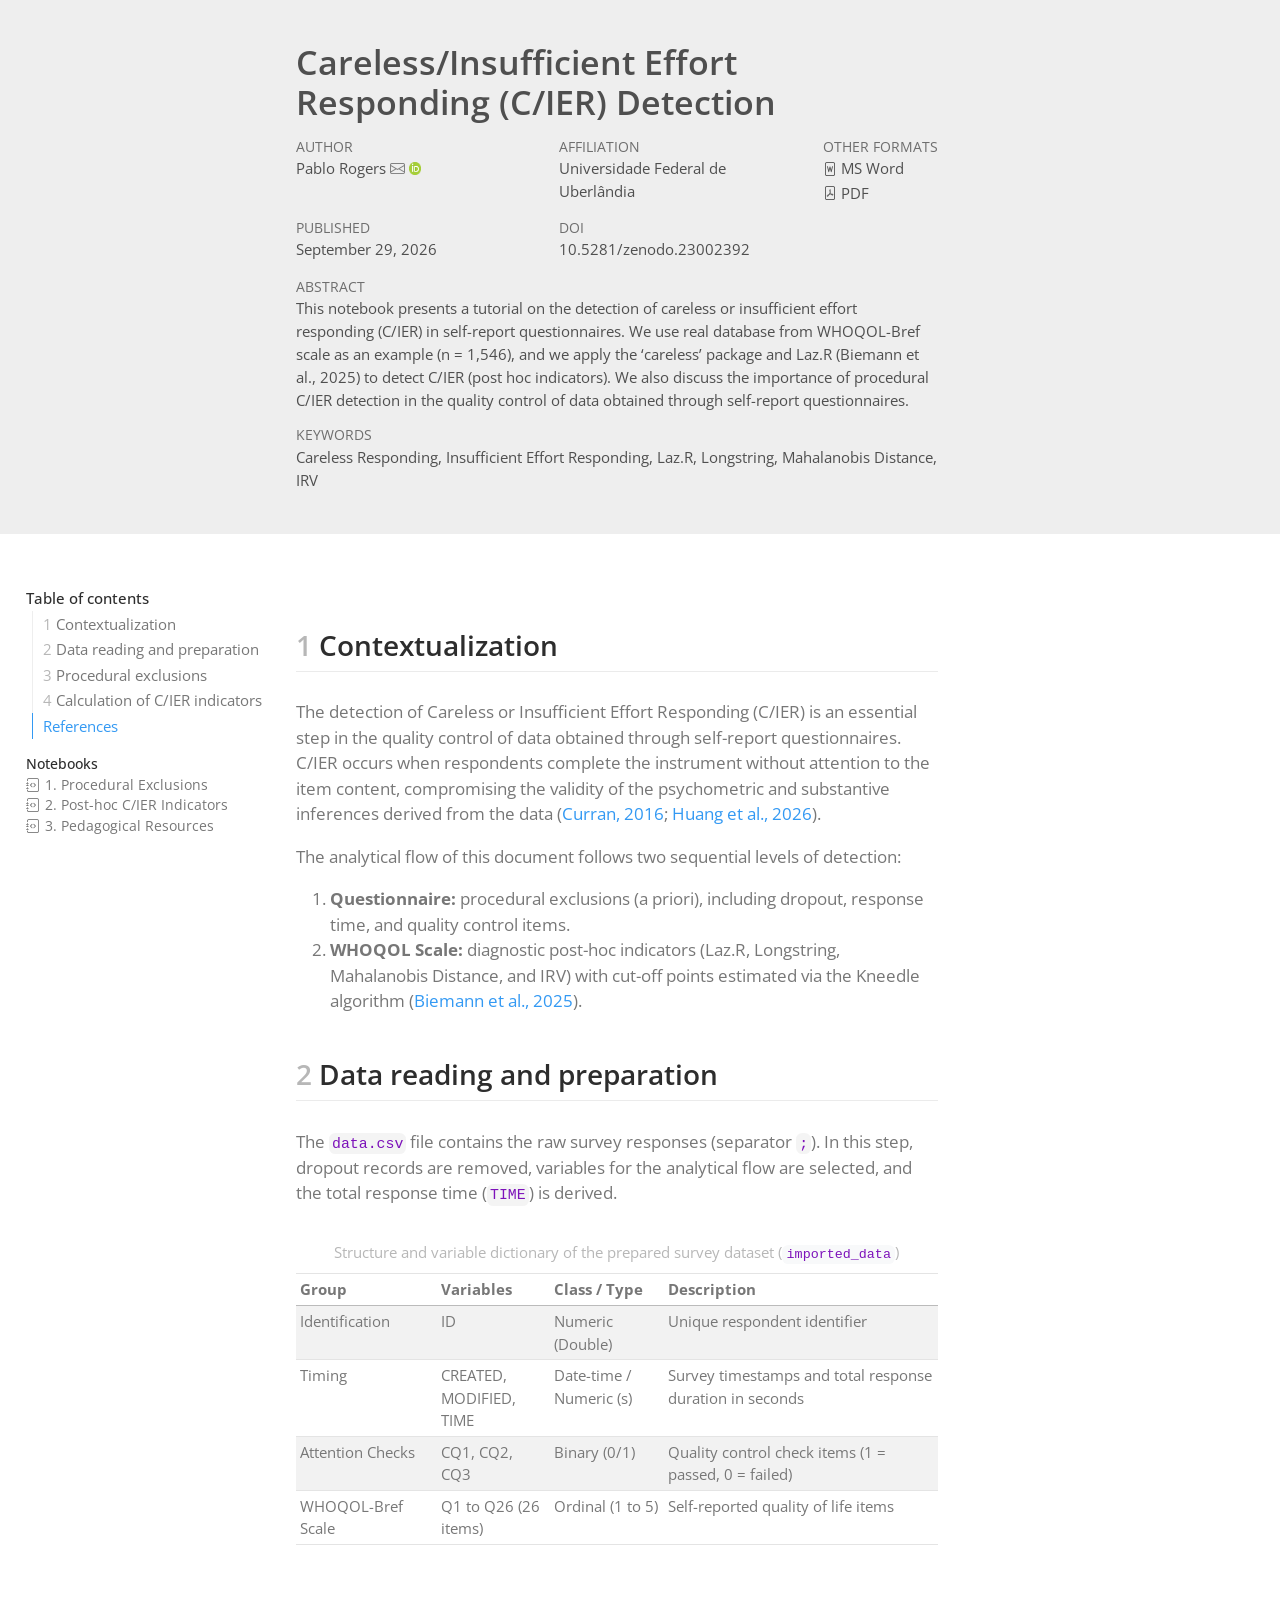
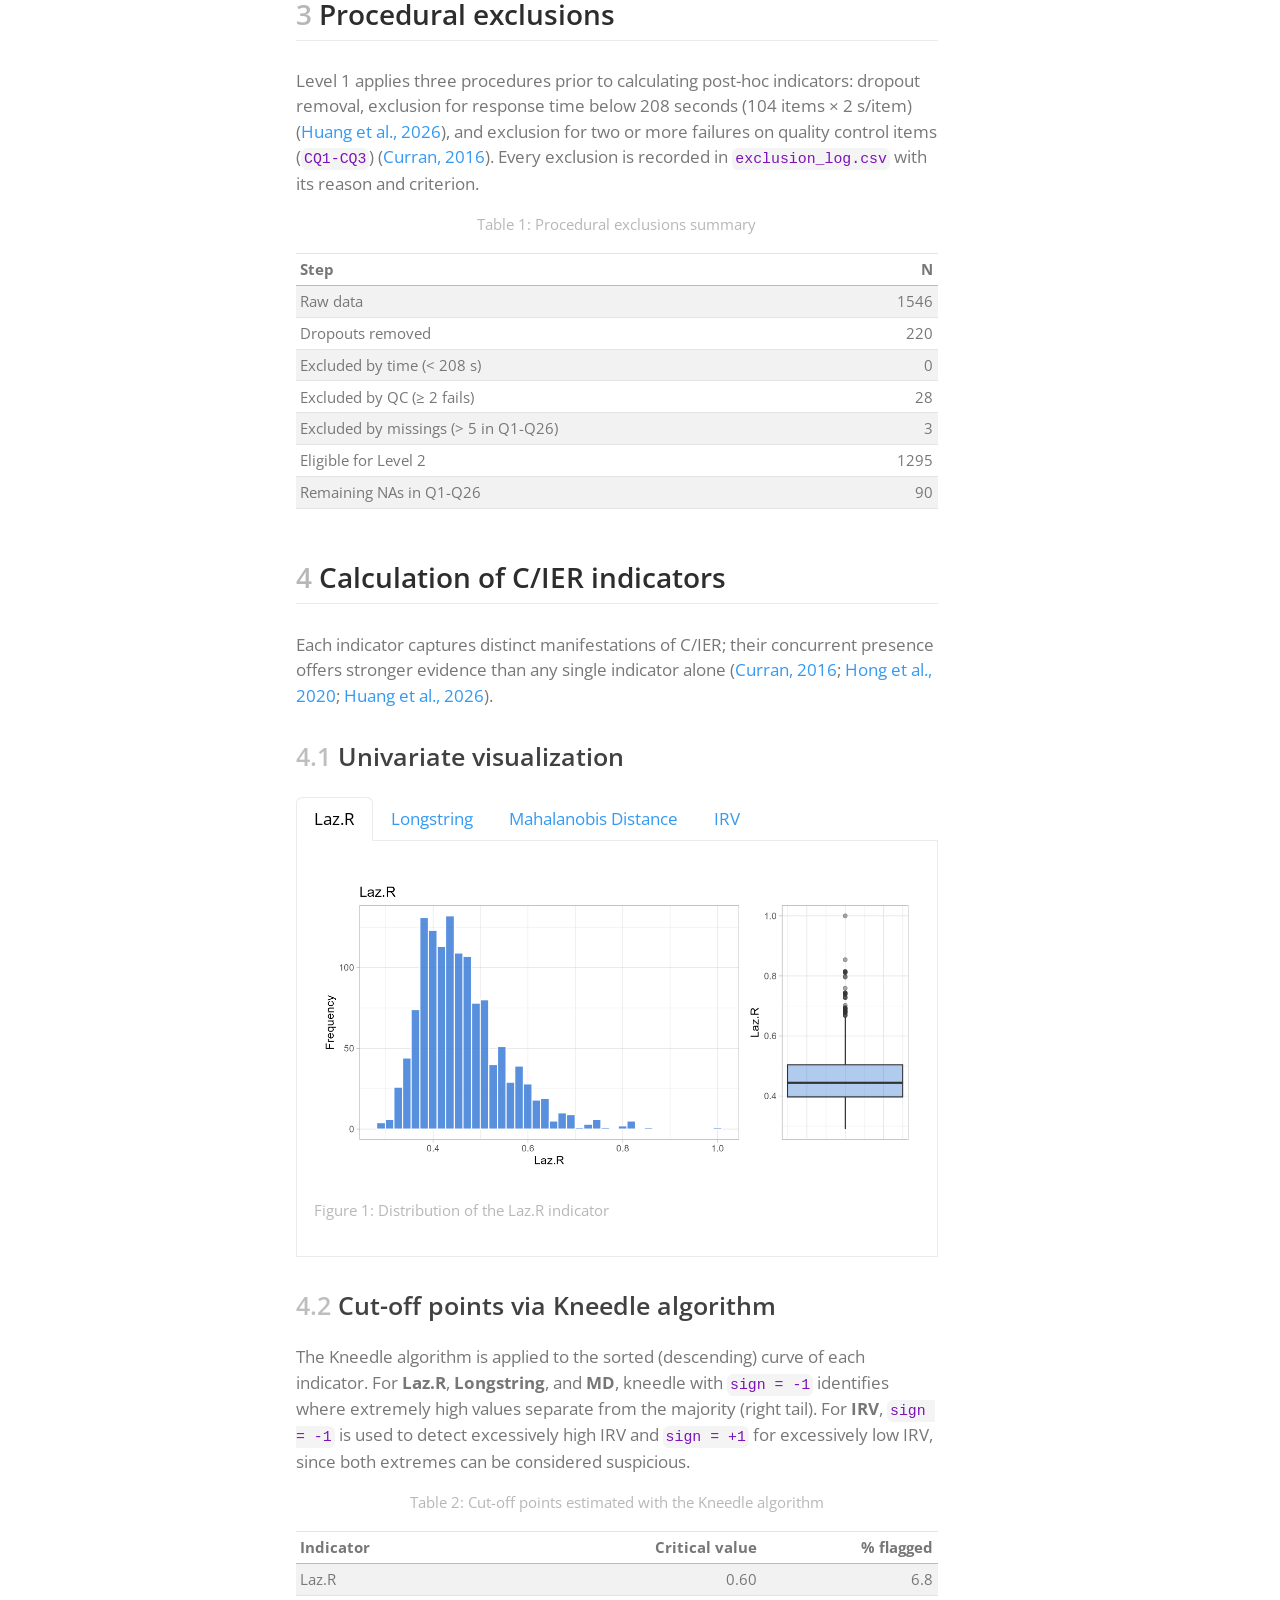
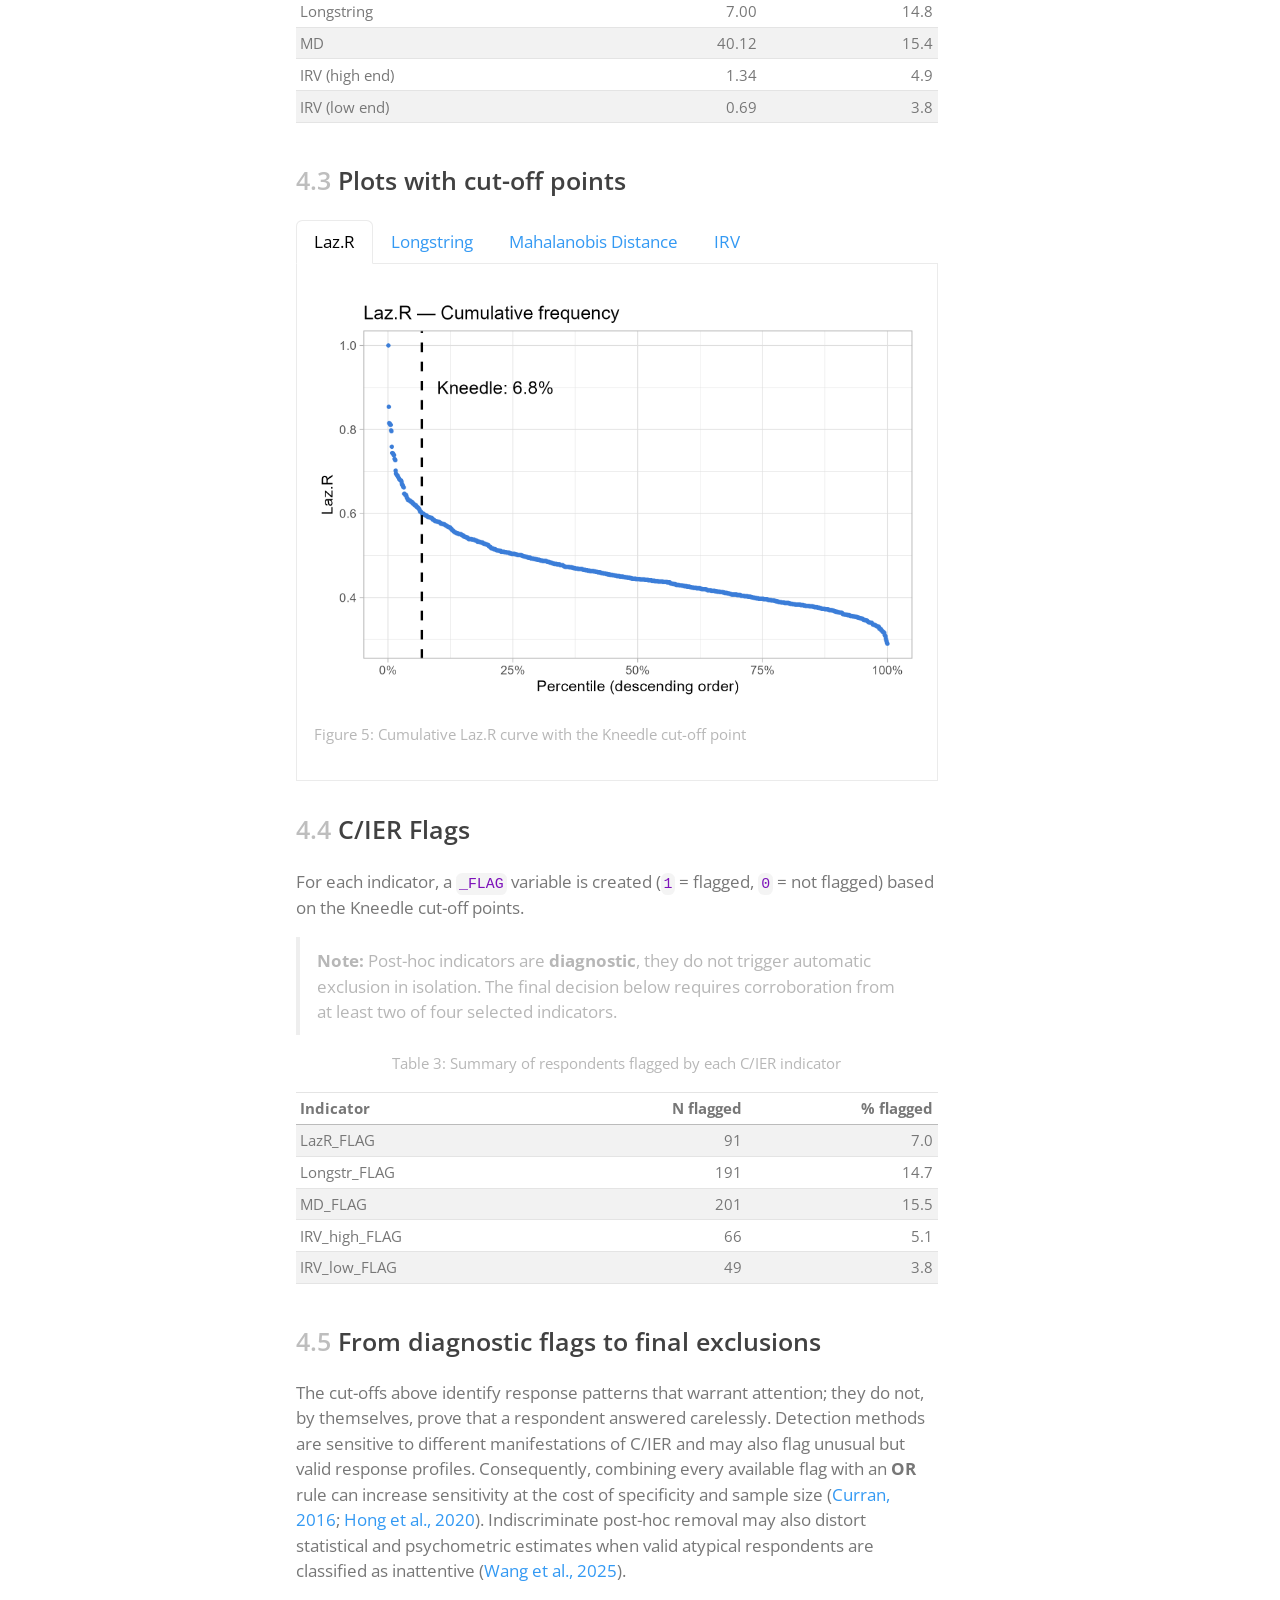
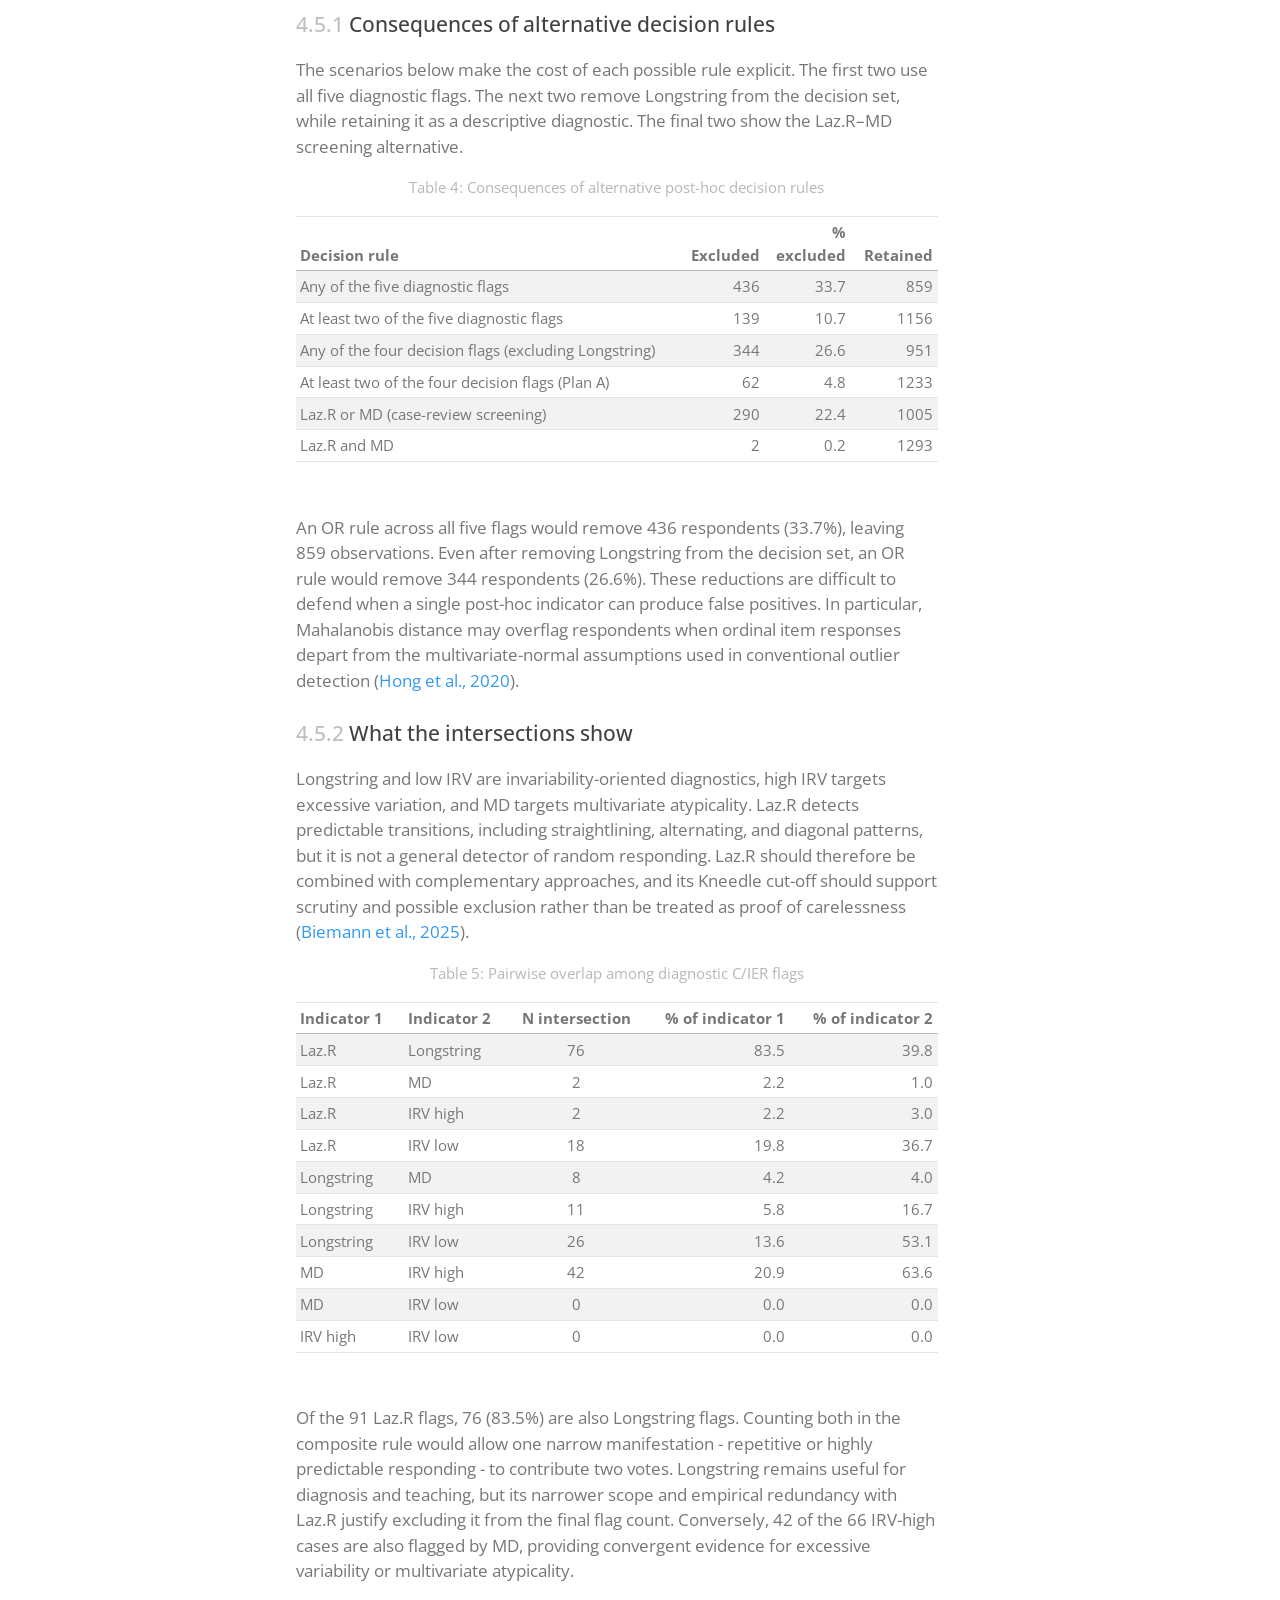
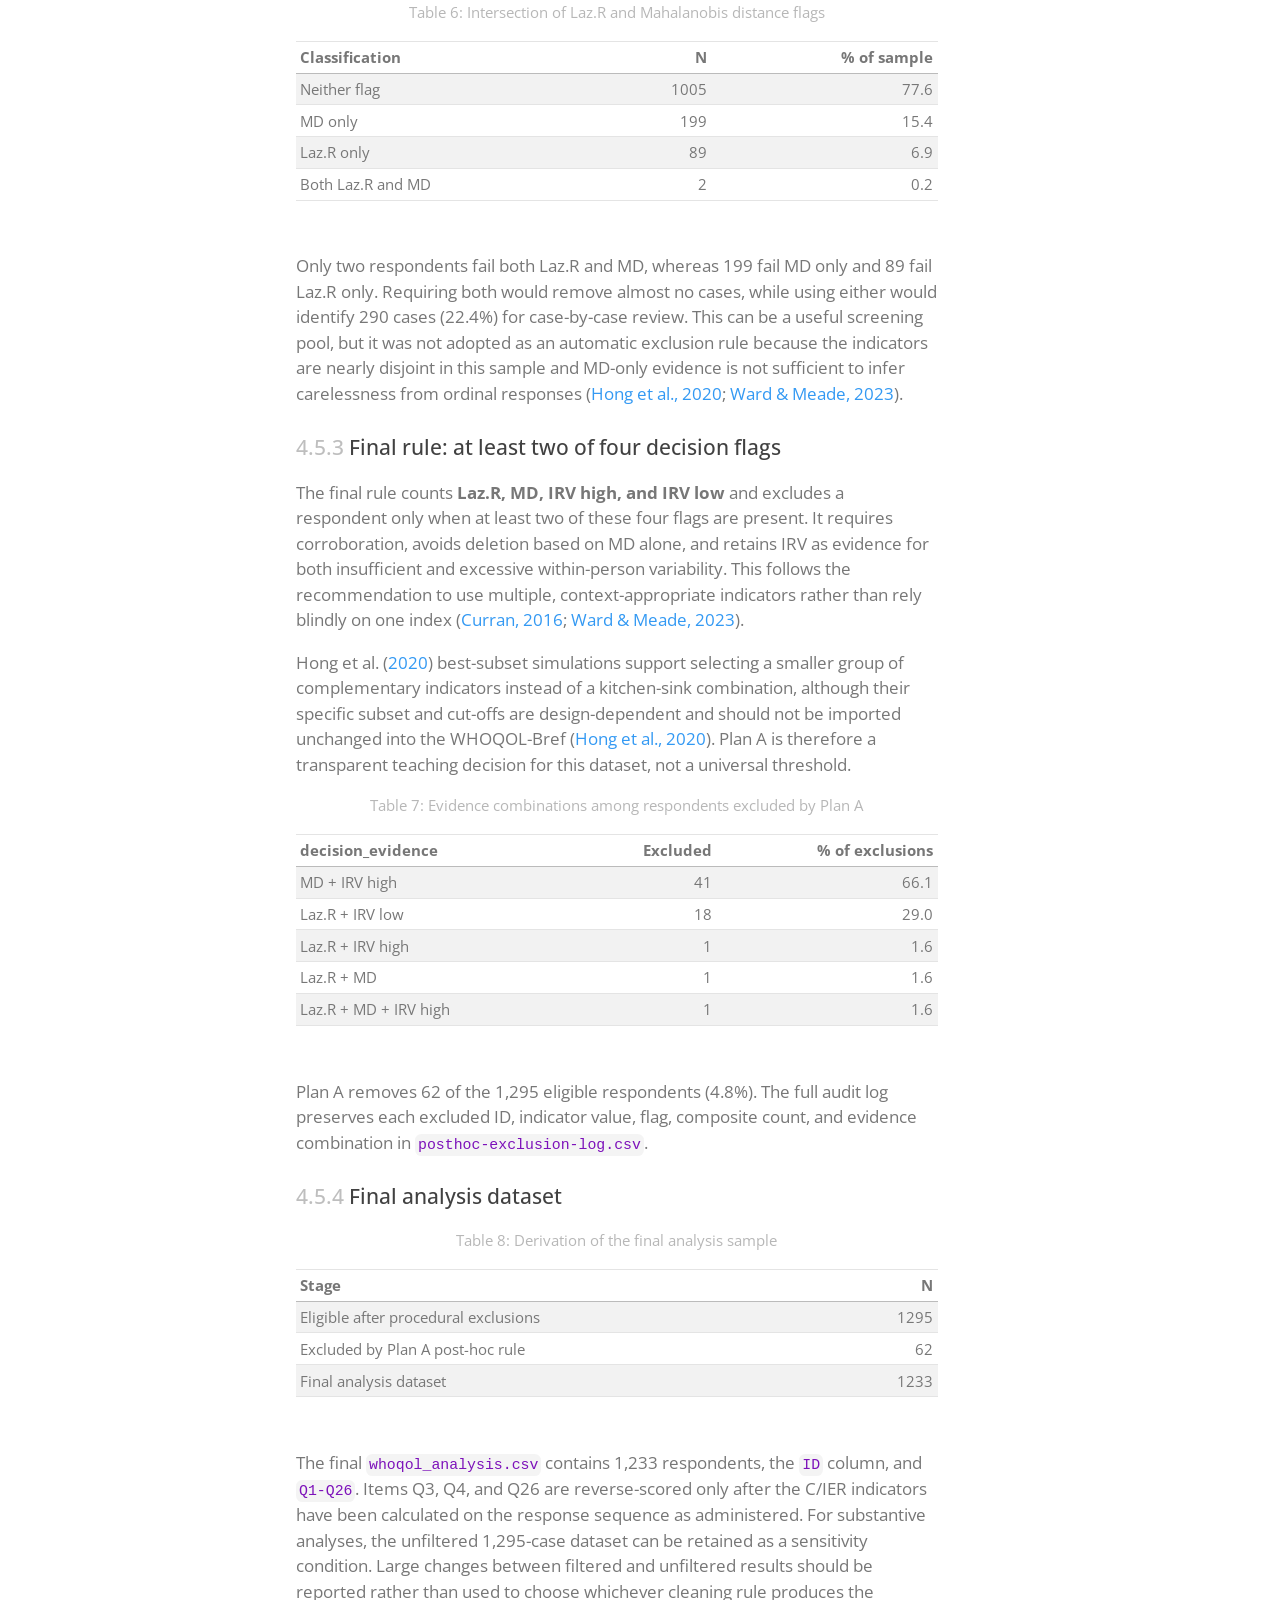
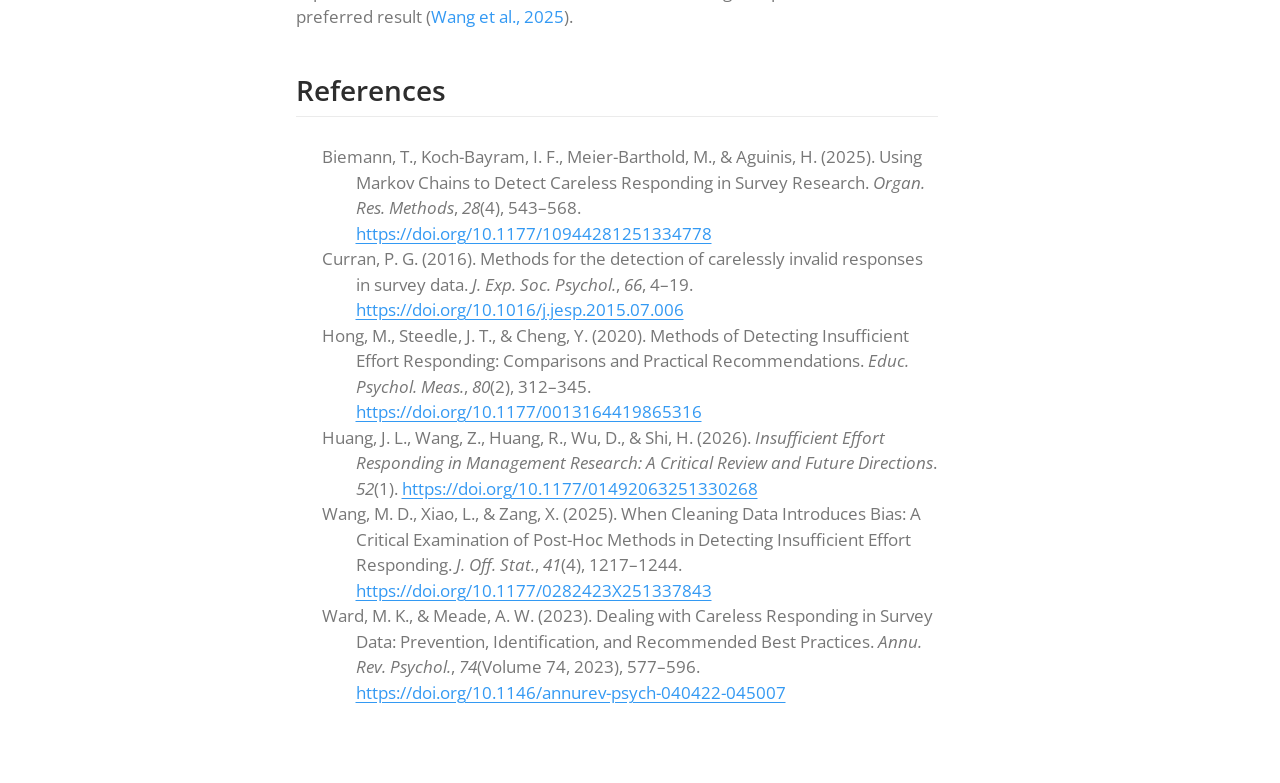
<file: index.html>
<!DOCTYPE html>
<html xmlns="http://www.w3.org/1999/xhtml" lang="en" xml:lang="en"><head>

<meta charset="utf-8">
<meta name="generator" content="quarto-1.9.37">

<meta name="viewport" content="width=device-width, initial-scale=1.0, user-scalable=yes">

<meta name="author" content="Pablo Rogers">
<meta name="dcterms.date" content="2026-09-29">
<meta name="keywords" content="Careless Responding, Insufficient Effort Responding, Laz.R, Longstring, Mahalanobis Distance, IRV">

<title>Careless/Insufficient Effort Responding (C/IER) Detection</title>
<style>
/* Default styles provided by pandoc.
** See https://pandoc.org/MANUAL.html#variables-for-html for config info.
*/
code{white-space: pre-wrap;}
span.smallcaps{font-variant: small-caps;}
div.columns{display: flex; gap: min(4vw, 1.5em);}
div.column{flex: auto; overflow-x: auto;}
div.hanging-indent{margin-left: 1.5em; text-indent: -1.5em;}
ul.task-list{list-style: none;}
ul.task-list li input[type="checkbox"] {
  width: 0.8em;
  margin: 0 0.8em 0.2em -1em; /* quarto-specific, see https://github.com/quarto-dev/quarto-cli/issues/4556 */ 
  vertical-align: middle;
}
/* CSS for citations */
div.csl-bib-body { }
div.csl-entry {
  clear: both;
  margin-bottom: 0em;
}
.hanging-indent div.csl-entry {
  margin-left:2em;
  text-indent:-2em;
}
div.csl-left-margin {
  min-width:2em;
  float:left;
}
div.csl-right-inline {
  margin-left:2em;
  padding-left:1em;
}
div.csl-indent {
  margin-left: 2em;
}</style>


<script src="site_libs/clipboard/clipboard.min.js"></script>
<script src="site_libs/quarto-html/quarto.js" type="module"></script>
<script src="site_libs/quarto-html/tabsets/tabsets.js" type="module"></script>
<script src="site_libs/quarto-html/popper.min.js"></script>
<script src="site_libs/quarto-html/tippy.umd.min.js"></script>
<script src="site_libs/quarto-html/anchor.min.js"></script>
<link href="site_libs/quarto-html/tippy.css" rel="stylesheet">
<link href="site_libs/quarto-html/quarto-syntax-highlighting-7f8f88aac4f3542376d5c11b86a4c14d.css" rel="stylesheet" id="quarto-text-highlighting-styles">
<script src="site_libs/bootstrap/bootstrap.min.js"></script>
<link href="site_libs/bootstrap/bootstrap-icons.css" rel="stylesheet">
<link href="site_libs/bootstrap/bootstrap-df715b4811ca13bc07639e5bce24b6cd.min.css" rel="stylesheet" append-hash="true" id="quarto-bootstrap" data-mode="light">
<script src="site_libs/quarto-contrib/glightbox/glightbox.min.js"></script>
<link href="site_libs/quarto-contrib/glightbox/glightbox.min.css" rel="stylesheet">
<link href="site_libs/quarto-contrib/glightbox/lightbox.css" rel="stylesheet">
<script async="" src="https://hypothes.is/embed.js"></script>
<script>
  window.document.addEventListener("DOMContentLoaded", function (_event) {
    document.body.classList.add('hypothesis-enabled');
  });
</script>


<link rel="stylesheet" href="custom.css">
<meta name="citation_title" content="Careless/Insufficient Effort Responding (C/IER) Detection">
<meta name="citation_abstract" content="This notebook presents a tutorial on the detection of careless or insufficient effort responding (C/IER) in self-report questionnaires. We use real database from WHOQOL-Bref scale as an example (n = 1,546), and we apply the &amp;amp;#039;careless' package and Laz.R [@biemann2025] to detect C/IER (post hoc indicators). We also discuss the importance of procedural C/IER detection in the quality control of data obtained through self-report questionnaires.
">
<meta name="citation_keywords" content="Careless Responding,Insufficient Effort Responding,Laz.R,Longstring,Mahalanobis Distance,IRV">
<meta name="citation_author" content="Pablo Rogers">
<meta name="citation_publication_date" content="2026-09-29">
<meta name="citation_cover_date" content="2026-09-29">
<meta name="citation_year" content="2026">
<meta name="citation_online_date" content="2026-09-29">
<meta name="citation_doi" content="10.5281/zenodo.23002392">
<meta name="citation_language" content="en">
<meta name="citation_reference" content="citation_title=The Relationship of Insufficient Effort Responding and Response Styles: An Online Experiment;,citation_abstract=While self-report data is a staple of modern psychological studies, they rely on participants accurately self-reporting. Two constructs that impede accurate results are insufficient effort responding and response styles. These constructs share conceptual underpinnings and both utilized to reduce cognitive effort when responding to self-report scales. Little research has extensively explored the relationship of the two constructs. The current study explored the relationship of the two constructs across even-point and odd-point scales, as well as before and after data cleaning procedures. We utilized IRTrees, a statistical method for modeling response styles, to examine the relationship between IER and response styles. To capture the wide range of IER metrics available, we employed several forms of IER assessment in our analyses and generated IER factors based on the type of IER being detected. Our results indicated an overall modest relationship between IER and response styles, which varied depending on the type of IER metric being considered or type of scale being evaluated. As expected, data cleaning also changed the relationships of some of the variables. We posit the difference between the constructs may be the degree of cognitive effort participants are willing to expend. Future research and applications are discussed.;,citation_author=Gene M. Alarcon;,citation_author=Michael A. Lee;,citation_publication_date=2022-01;,citation_cover_date=2022-01;,citation_year=2022;,citation_doi=10.3389/fpsyg.2021.784375;,citation_issn=1664-1078;,citation_volume=12;,citation_language=en-US;,citation_journal_title=Front. Psychol.;,citation_publisher=Frontiers;">
<meta name="citation_reference" content="citation_title=The Lazy or Dishonest Respondent: Detection and Prevention;,citation_abstract=Self-report measures are characterized as being susceptible to threats associated with deliberate dissimulation or response distortion (i.e., social desirability responding) and careless responding. Careless responding typically arises in low-stakes settings (e.g., participating in a study for course credit) where some respondents are not motivated to respond in a conscientious manner to the items. In contrast, in high-stakes assessments (e.g., prehire assessments), because of the outcomes associated with their responses, respondents are motivated to present themselves in as favorable a light as possible and, thus, may respond dishonestly in an effort to accomplish this objective. In this article, we draw a distinction between the lazy respondent, which we associate with careless responding, and the dishonest respondent, which we associate with response distortion. We then seek to answer the following questions for both careless responding and response distortion: (a) What is it? (b) Why is it a problem or concern? (c) Why do people engage in it? (d) How pervasive is it? (e) Can and how is it prevented or mitigated? (f) How is it detected? (g) What does one do when one detects it? We conclude with a discussion of suggested future research directions and some practical guidelines for practitioners and researchers.;,citation_author=Winfred Arthur;,citation_author=Ellen Hagen;,citation_author=Felix George;,citation_publication_date=2021;,citation_cover_date=2021;,citation_year=2021;,citation_doi=10.1146/annurev-orgpsych-012420-055324;,citation_issn=2327-0616;,citation_volume=8;,citation_journal_title=Annu. Rev. Organ. Psychol. Organ. Behav.;,citation_publisher=Annual Reviews;">
<meta name="citation_reference" content="citation_title=Using Markov Chains to Detect Careless Responding in Survey Research;,citation_abstract=Careless responses by survey participants threaten data quality and lead to misleading substantive conclusions that result in theory and practice derailments. Prior research developed valuable precautionary and post-hoc approaches to detect certain types of careless responding. However, existing approaches fail to detect certain repeated response patterns, such as diagonal-lining and alternating responses. Moreover, some existing approaches risk falsely flagging careful response patterns. To address these challenges, we developed a methodological advancement based on first-order Markov chains called Lazy Respondents (Laz.R) that relies on predicting careless responses based on prior responses. We analyzed two large datasets and conducted an experimental study to compare careless responding indices to Laz.R and provide evidence that its use improves validity. To facilitate the use of Laz.R, we describe a procedure for establishing sample-specific cutoff values for careless respondents using the “kneedle algorithm” and make an R Shiny application available to produce all calculations. We expect that using Laz.R in combination with other approaches will help mitigate the threat of careless responses and improve the accuracy of substantive conclusions in future research.;,citation_author=Torsten Biemann;,citation_author=Irmela F. Koch-Bayram;,citation_author=Madleen Meier-Barthold;,citation_author=Herman Aguinis;,citation_publication_date=2025-10;,citation_cover_date=2025-10;,citation_year=2025;,citation_issue=4;,citation_doi=10.1177/10944281251334778;,citation_issn=1094-4281, 1552-7425;,citation_volume=28;,citation_language=en-US;,citation_journal_title=Organ. Res. Methods;">
<meta name="citation_reference" content="citation_title=Respostas Descuidadas Podem Interferir nas Propriedades Psicométricas de Instrumentos de Autorrelato?;,citation_author=Bruno Bonfá-Araujo;,citation_author=Adriana Satico Ferraz;,citation_author=Fernanda Otoni;,citation_author=Bruno Bonfá-Araujo;,citation_author=Adriana Satico Ferraz;,citation_author=Fernanda Otoni;,citation_publication_date=2023;,citation_cover_date=2023;,citation_year=2023;,citation_issue=2;,citation_doi=10.15689/ap.2023.2202.22680.08;,citation_issn=1677-0471;,citation_volume=22;,citation_language=pt-PT;,citation_journal_title=Aval. Psicológica;,citation_publisher=Instituto Brasileiro de Avaliação Psicológica. UFRGS;">
<meta name="citation_reference" content="citation_title=Will the Questions Ever End? Person-Level Increases in Careless Responding During Questionnaire Completion;,citation_abstract=Is there a point within a self-report questionnaire where participants will start responding carelessly? If so, then after how many items do participants reach that point? And what can researchers do to encourage participants to remain careful throughout the entirety of a questionnaire? We conducted two studies (Study 1 N = 358; Study 2 N = 129) to address these questions. Our results found (a) consistent evidence that participants responded more carelessly as they progressed further into a questionnaire, (b) mixed evidence that participants who were warned that carelessness would be punished displayed smaller increases in carelessness, and (c) mixed evidence that increases in carelessness were greater within an unproctored online study (Study 1) than within a proctored laboratory study (Study 2). These findings help address when and why careless responding is likely to occur, and they suggest effective preventive strategies.;,citation_author=Nathan A. Bowling;,citation_author=Anthony M. Gibson;,citation_author=Joseph W. Houpt;,citation_author=Cheyna K. Brower;,citation_publication_date=2021-10;,citation_cover_date=2021-10;,citation_year=2021;,citation_issue=4;,citation_doi=10.1177/1094428120947794;,citation_issn=1094-4281, 1552-7425;,citation_volume=24;,citation_language=en-US;,citation_journal_title=Organ. Res. Methods;">
<meta name="citation_reference" content="citation_title=The effectiveness of warning statements in reducing careless responding in crowdsourced online surveys;,citation_abstract=Carelessness or insufficient effort responding is a widespread problem in online research, with estimates ranging from 3% to almost 50% of participants in online surveys being inattentive. While detecting carelessness has been subject to multiple studies, the factors that reduce or prevent carelessness are not as well understood. Initial evidence suggests that warning statements prior to study participation may reduce carelessness, but there is a lack of conclusive high-powered studies. This preregistered randomized controlled experiment aimed to test the effectiveness of a warning statement and an improved implementation of a warning statement in reducing participant inattention. A study with 812 participants recruited on Amazon Mechanical Turk was conducted. Results suggest that presenting a warning statement is not effective in reducing carelessness. However, requiring participants to actively type the warning statement statistically significantly reduced carelessness as measured with self-reported diligence, even-odd consistency, psychometric synonyms and antonyms, and individual response variability. The active warning statements also led to statistically significantly more attrition and potentially deterred those who were likely to be careless from even participating in this study. We show that the current standard practice of implementing warning statements is ineffective and novel methods to prevent and deter carelessness are needed.;,citation_author=Florian Brühlmann;,citation_author=Zgjim Memeti;,citation_author=Lena F. Aeschbach;,citation_author=Sebastian A. C. Perrig;,citation_author=Klaus Opwis;,citation_publication_date=2024-09;,citation_cover_date=2024-09;,citation_year=2024;,citation_issue=6;,citation_doi=10.3758/s13428-023-02321-z;,citation_issn=1554-3528;,citation_volume=56;,citation_language=en-US;,citation_journal_title=Behav. Res. Methods;">
<meta name="citation_reference" content="citation_title=The prevalence of careless response behaviour and its consequences on data quality in self-report questionnaires on student learning;,citation_abstract=Self-report questionnaires are widely used in high schools and universities to gain insights into students’ learning strategies and enhance the quality of their education. However, it is important to acknowledge the possibility of respondents being inattentive when completing these questionnaires. While reliability analyses are typically performed at the group level, when providing individual feedback, it is crucial that each respondent’s results are reliable. This study aimed to evaluate the prevalence of careless response behaviour in a questionnaire concerning student learning. For this purpose, we analysed data collected from over 12,000 students in their final two years of secondary education, aged approximately 17 years on average. By employing five complementary detection techniques, our findings reveal that careless responding is a significantly prevalent issue. Furthermore, we assessed the reliability of the measurement scales and concluded that, although carelessness is present, its impact at the group level remains minimal. These findings emphasise the importance of individually screening respondents for careless responses, underscoring the need for meticulous consideration of individual-level analysis.;,citation_author=Margot Chauliac;,citation_author=Jonas Willems;,citation_author=David Gijbels;,citation_author=Vincent Donche;,citation_publication_date=2023-09;,citation_cover_date=2023-09;,citation_year=2023;,citation_doi=10.3389/feduc.2023.1197324;,citation_issn=2504-284X;,citation_volume=8;,citation_language=en-US;,citation_journal_title=Front. Educ.;,citation_publisher=Frontiers;">
<meta name="citation_reference" content="citation_title=A Two-Step Method Based on lz* for Identifying Effortful Respondents;,citation_abstract=The likelihood-based person-fit statistic, lz*, is commonly used in educational assessments to distinguish between respondents who are putting in effort and those who are not. However, lz* depends on the estimated item parameters. Item parameter estimates based on data containing non-effortful respondents are biased, thereby undermining the strength of lz*. To address this issue, we propose a two-step method that leverages data mining techniques to obtain more accurate item parameter estimates and then uses them to compute lz*. The results show that the estimates based on the effortful group identified by K-means are more accurate, which improves the performance of lz* in terms of the precision of identifying effortful respondents when non-effort severity is high.;,citation_author=Yilan Chen;,citation_author=Yue Liu;,citation_author=Hongyun Liu;,citation_publication_date=2026-02;,citation_cover_date=2026-02;,citation_year=2026;,citation_issue=2;,citation_doi=10.3390/jintelligence14020030;,citation_issn=2079-3200;,citation_pmid=41745216;,citation_volume=14;,citation_journal_title=J. Intell.;">
<meta name="citation_reference" content="citation_title=Methods for the detection of carelessly invalid responses in survey data;,citation_abstract=Self-report data collections, particularly through online measures, are ubiquitous in both experimental and non-experimental psychology. Invalid data can be present in such data collections for a number of reasons. One reason is careless or insufficient effort (C/IE) responding. The past decade has seen a rise in research on techniques to detect and remove these data before normal analysis (Huang, Curran, Keeney, Poposki, &amp;amp;amp; DeShon, 2012; Johnson, 2005; Meade &amp; Craig, 2012). The rigorous use of these techniques is valuable tool for the removal of error that can impact survey results (Huang, Liu, &amp; Bowling, 2015). This research has encompassed a number of sub-fields of psychology, and this paper aims to integrate different perspectives into a review and assessment of current techniques, an introduction of new techniques, and a generation of recommendations for practical use. Concerns about C/IE responding are a factor any time self-report data are collected, and all such researchers should be well-versed on methods to detect this pattern of response.;,citation_author=Paul G. Curran;,citation_publication_date=2016-09;,citation_cover_date=2016-09;,citation_year=2016;,citation_doi=10.1016/j.jesp.2015.07.006;,citation_issn=0022-1031;,citation_volume=66;,citation_journal_title=J. Exp. Soc. Psychol.;,citation_series_title=Rigorous and Replicable Methods in Social Psychology;">
<meta name="citation_reference" content="citation_title=Best practice recommendations for data screening;,citation_author=Justin A. DeSimone;,citation_author=P. D. Harms;,citation_author=Alice J. DeSimone;,citation_publication_date=2015-02;,citation_cover_date=2015-02;,citation_year=2015;,citation_issue=2;,citation_doi=10.1002/job.1962;,citation_issn=08943796;,citation_volume=36;,citation_language=en-US;,citation_journal_title=J. Organ. Behav.;">
<meta name="citation_reference" content="citation_title=Intra-individual Response Variability as an Indicator of Insufficient Effort Responding: Comparison to Other Indicators and Relationships with Individual Differences;,citation_abstract=Surveys are one of the most popular ways to collect employee information. Because of their widespread use, data quality is an increasingly important concern. The purpose of this paper is to (1) introduce the intra-individual response variability (IRV) index as an easily calculated and flexible way to detect insufficient effort responding (IER); (2) examine the extent to which various IER indices detect the same or different respondents engaging in IER behavior; and (3) investigate relationships between individual differences and commonly used IER indices to better understand systematic and theoretically relevant IER behavior. In a two-part study, 199 undergraduates responded to questionnaires online, and various IER indices were calculated. The IRV index identifies different respondents than other IER indices. Values on the IRV index (as well as other IER indices) are related to scores on theoretically meaningful individual differences in conscientiousness, agreeableness, and boredom proneness. This study provides researchers with a robust, easily calculated, and flexible means for screening questionnaire data for IER behavior. Practical recommendations for finding and making decisions about IER behavior patterns are provided. This study introduces the IRV index, an extension of the long string, used to identify survey research participants who likely engaged in one type of IER behavior. It is also one of the first studies to evaluate the extent to which IER indices identify different respondents as having engaged in IER and provides additional evidence that values on these indices are related to individual differences.;,citation_author=Alexandra M. Dunn;,citation_author=Eric D. Heggestad;,citation_author=Linda R. Shanock;,citation_author=Nels Theilgard;,citation_publication_date=2018-02;,citation_cover_date=2018-02;,citation_year=2018;,citation_issue=1;,citation_doi=10.1007/s10869-016-9479-0;,citation_issn=1573-353X;,citation_volume=33;,citation_language=en-US;,citation_journal_title=J. Bus. Psychol.;">
<meta name="citation_reference" content="citation_title=Careless responding in questionnaire measures: Detection, impact, and remedies;,citation_abstract=Undetected carelessly given responses in survey data diminish the credibility of study findings. We therefore examined two pressing issues: the accuracy of popular screening indices, and the impact of careless responding on the psychometric properties of constructs. In an experiment in Study 1, induced response sets were used to examine the effectiveness of seven indices in detecting careless responding. Response time per item, personal reliability, psychometric synonyms, psychometric antonyms, and Mahalanobis distance were effective. However, the longstring and intra-individual response variability were ineffective. In Study 2, the effects of careless responding were examined under normal study conditions. In this sample, 33% of the participants were identified as careless responders. Careless responding inflated item variances, biased item means towards the scale midpoint, increased residual variances of construct indicators, and reduced the within-group agreement on consensus-based constructs. To enhance the credibility of findings, therefore, screenings for careless responding should be applied regularly.;,citation_author=Philippe Goldammer;,citation_author=Hubert Annen;,citation_author=Peter Lucas Stöckli;,citation_author=Klaus Jonas;,citation_publication_date=2020-08;,citation_cover_date=2020-08;,citation_year=2020;,citation_issue=4;,citation_doi=10.1016/j.leaqua.2020.101384;,citation_issn=1048-9843;,citation_volume=31;,citation_journal_title=Leadersh. Q.;">
<meta name="citation_reference" content="citation_title=Careless responding detection revisited: Accuracy of direct and indirect measures;,citation_abstract=To screen for careless responding, researchers have a choice between several direct measures (i.e., bogus items, requiring the respondent to choose a specific answer) and indirect measures (i.e., unobtrusive post hoc indices). Given the dearth of research in the area, we examined how well direct and indirect indices perform relative to each other. In five experimental studies, we investigated whether the detection rates of the measures are affected by contextual factors: severity of the careless response pattern, type of item keying, and type of item presentation. We fully controlled the information environment by experimentally inducing careless response sets under a variety of contextual conditions. In Studies 1 and 2, participants rated the personality of an actor that presented himself in a 5-min-long videotaped speech. In Studies 3, 4, and 5, participants had to rate their own personality across two measurements. With the exception of maximum longstring, intra-individual response variability, and individual contribution to model misfit, all examined indirect indices performed better than chance in most of the examined conditions. Moreover, indirect indices had detection rates as good as and, in many cases, better than the detection rates of direct measures. We therefore encourage researchers to use indirect indices, especially within-person consistency indices, instead of direct measures.;,citation_author=Philippe Goldammer;,citation_author=Peter Lucas Stöckli;,citation_author=Yannik Andrea Escher;,citation_author=Hubert Annen;,citation_author=Klaus Jonas;,citation_author=John Antonakis;,citation_publication_date=2024-12;,citation_cover_date=2024-12;,citation_year=2024;,citation_issue=8;,citation_doi=10.3758/s13428-024-02484-3;,citation_issn=1554-3528;,citation_volume=56;,citation_language=en-US;,citation_journal_title=Behav. Res. Methods;">
<meta name="citation_reference" content="citation_title=Methods of Detecting Insufficient Effort Responding: Comparisons and Practical Recommendations;,citation_abstract=Insufficient effort responding (IER) affects many forms of assessment in both educational and psychological contexts. Much research has examined different types of IER, IER’s impact on the psychometric properties of test scores, and preprocessing procedures used to detect IER. However, there is a gap in the literature in terms of practical advice for applied researchers and psychometricians when evaluating multiple sources of IER evidence, including the best strategy or combination of strategies when preprocessing data. In this study, we demonstrate how the use of different IER detection methods may affect psychometric properties such as predictive validity and reliability. Moreover, we evaluate how different data cleansing procedures can detect different types of IER. We provide evidence via simulation studies and applied analysis using the ACT’s Engage assessment as a motivating example. Based on the findings of the study, we provide recommendations and future research directions for those who suspect their data may contain responses reflecting careless, random, or biased responding.;,citation_author=Maxwell Hong;,citation_author=Jeffrey T. Steedle;,citation_author=Ying Cheng;,citation_publication_date=2020-04;,citation_cover_date=2020-04;,citation_year=2020;,citation_issue=2;,citation_doi=10.1177/0013164419865316;,citation_issn=0013-1644;,citation_pmid=32158024;,citation_volume=80;,citation_journal_title=Educ. Psychol. Meas.;">
<meta name="citation_reference" content="citation_title=Detecting and Deterring Insufficient Effort Responding to Surveys;,citation_author=Jason L. Huang;,citation_author=Paul G. Curran;,citation_author=Jessica Keeney;,citation_author=Elizabeth M. Poposki;,citation_author=Richard P. DeShon;,citation_publication_date=2012-03;,citation_cover_date=2012-03;,citation_year=2012;,citation_issue=1;,citation_doi=10.1007/s10869-011-9231-8;,citation_issn=0889-3268, 1573-353X;,citation_volume=27;,citation_language=en-US;,citation_journal_title=J. Bus. Psychol.;">
<meta name="citation_reference" content="citation_title=Insufficient effort responding: Examining an insidious confound in survey data.;,citation_abstract=Insufficient effort responding (IER; Huang, Curran, Keeney, Poposki, &amp;amp;amp; DeShon, 2012) to surveys has largely been assumed to be a source of random measurement error that attenuates associations between substantive measures. The current article, however, illustrates how and when the presence of IER can produce a systematic bias that inflates observed correlations between substantive measures. Noting that inattentive responses as a whole generally congregate around the midpoint of a Likert scale, we propose that Mattentive, defined as the mean score of attentive respondents on a substantive measure, will be negatively related to IER’s confounding effect on substantive measures (i.e., correlations between IER and a given substantive measure will become less positive [or more negative] as Mattentive increases). Results from a personality questionnaire (Study 1) and a simulation (Study 2) consistently support the hypothesized confounding influence of IER. Using an employee sample (Study 3), we demonstrated how IER can confound bivariate relationships between substantive measures. Together, these studies indicate that IER can inflate the strength of observed relationships when scale means depart from the scale midpoints, resulting in an inflated Type I error rate. This challenges the traditional view that IER attenuates observed bivariate correlations. These findings highlight situations where IER may be a methodological nuisance, while underscoring the need for survey administrators and researchers to deter and detect IER in surveys. The current article serves as a wake-up call for researchers and practitioners to more closely examine IER in their data.;,citation_author=Jason L. Huang;,citation_author=Mengqiao Liu;,citation_author=Nathan A. Bowling;,citation_publication_date=2015;,citation_cover_date=2015;,citation_year=2015;,citation_issue=3;,citation_doi=http://dx.doi.org/10.1037/a0038510;,citation_issn=1939-1854, 0021-9010;,citation_volume=100;,citation_language=en-US;,citation_journal_title=J. Appl. Psychol.;">
<meta name="citation_reference" content="citation_title=Detecting Insufficient Effort Responding with an Infrequency Scale: Evaluating Validity and Participant Reactions;,citation_abstract=Insufficient effort responding (IER), which occurs due to a lack of motivation to comply with survey instructions and to correctly interpret item content, represents a serious problem for researchers and practitioners who employ survey methodology (Huang et al. 2012). Extending prior research, we examine the validity of the infrequency approach to detecting IER and assess participant reactions to such an approach.;,citation_author=Jason L. Huang;,citation_author=Nathan A. Bowling;,citation_author=Mengqiao Liu;,citation_author=Yuhui Li;,citation_publication_date=2015-06;,citation_cover_date=2015-06;,citation_year=2015;,citation_issue=2;,citation_doi=10.1007/s10869-014-9357-6;,citation_issn=1573-353X;,citation_volume=30;,citation_language=en-US;,citation_journal_title=J. Bus. Psychol.;">
<meta name="citation_reference" content="citation_title=Insufficient Effort Responding in Management Research: A Critical Review and Future Directions;,citation_author=Jason L Huang;,citation_author=Zhonghao Wang;,citation_author=Ran Huang;,citation_author=Dongyuan Wu;,citation_author=Huijie Shi;,citation_publication_date=2026;,citation_cover_date=2026;,citation_year=2026;,citation_issue=1;,citation_doi=10.1177/01492063251330268;,citation_volume=52;,citation_language=en-US;">
<meta name="citation_reference" content="citation_title=Comparing Person-Fit and Traditional Indices Across Careless Response Patterns in Surveys;,citation_abstract=Methods to identify carelessness in survey research can be valuable tools in reducing bias during survey development, validation, and use. Because carelessness may take multiple forms, researchers typically use multiple indices when identifying carelessness. In the current study, we extend the literature on careless response identification by examining the usefulness of three item-response theory-based person-fit indices for both random and overconsistent careless response identification: infit MSE outfit MSE, and the polytomous l z statistic. We compared these statistics with traditional careless response indices using both empirical data and simulated data. The empirical data included 2,049 high school student surveys of teaching effectiveness from the Network for Educator Effectiveness. In the simulated data, we manipulated type of carelessness (random response or overconsistency) and percent of carelessness present (0%, 5%, 10%, 20%). Results suggest that infit and outfit MSE and the l z statistic may provide complementary information to traditional indices such as LongString, Mahalanobis Distance, Validity Items, and Completion Time. Receiver operating characteristic curves suggested that the person-fit indices showed good sensitivity and specificity for classifying both over-consistent and under-consistent careless patterns, thus functioning in a bidirectional manner. Carelessness classifications based on low fit values correlated with carelessness classifications from LongString and completion time, and classifications based on high fit values correlated with classifications from Mahalanobis Distance. We consider implications for research and practice.;,citation_author=Eli A. Jones;,citation_author=Stefanie A. Wind;,citation_author=Chia-Lin Tsai;,citation_author=Yuan Ge;,citation_publication_date=2023-09;,citation_cover_date=2023-09;,citation_year=2023;,citation_issue=5-6;,citation_doi=10.1177/01466216231194358;,citation_issn=0146-6216;,citation_pmid=37810542;,citation_volume=47;,citation_journal_title=Appl. Psychol. Meas.;">
<meta name="citation_reference" content="citation_title=Caring about carelessness: Participant inattention and its effects on research;,citation_abstract=The current studies examined the adverse effects of inattentive responding on compliance with study tasks, data quality, correlational analyses, experimental manipulations, and statistical power. Results suggested that 3–9% of respondents engaged in highly inattentive responding, forming latent classes consistent with prior work that converged across existing indices (e.g., long-string index, multivariate outliers, even–odd consistency, psychometric synonyms and antonyms) and new measures of inattention (the Attentive Responding Scale and the Directed Questions Scale). Inattentive respondents provided self-report data of markedly poorer quality, sufficient to obscure meaningful regression results as well as the effects of experimental manipulations. Screening out inattentive respondents improved statistical power, helping to mitigate the notable drops in power and estimated effect sizes caused by inattention.;,citation_author=Michael R. Maniaci;,citation_author=Ronald D. Rogge;,citation_publication_date=2014-02;,citation_cover_date=2014-02;,citation_year=2014;,citation_doi=10.1016/j.jrp.2013.09.008;,citation_issn=0092-6566;,citation_volume=48;,citation_journal_title=J. Res. Personal.;">
<meta name="citation_reference" content="citation_title=Identifying careless responses in survey data;,citation_author=Adam W. Meade;,citation_author=S. Bartholomew Craig;,citation_publication_date=2012-09;,citation_cover_date=2012-09;,citation_year=2012;,citation_issue=3;,citation_doi=10.1037/a0028085;,citation_issn=1939-1463, 1082-989X;,citation_volume=17;,citation_language=en-US;,citation_journal_title=Psychol. Methods;">
<meta name="citation_reference" content="citation_title=Uso de Vinhetas Âncora nas Pesquisas em Psicologia Organizacional e do Trabalho;,citation_abstract=Surveys in organizational behavior generally use Likert scales. Such scales, on the one hand, yield feedback, as well as knowledge about feelings and attitudes of different stakeholders. However, on the other hand, they are susceptible to bias due to response styles, which can lead to spurious results. This article aimed to present the use of anchor vignettes as a strategy to control the response bias due to the response style in surveys with Likert scales, focused on the organizational area. Practicality and economization are important criteria to recommend the adoption of anchor vignettes, considered a useful and effortless application method to control the bias of the response on Likert scales. Thus, we present the method in five steps; if these are followed, it will improve the reliability of quantitative research in organizational and work psychology. &nbsp; Keywords: response style, likert scale, anchor vignettes;,citation_author=Luciana Mourão;,citation_author=Felipe Valentini;,citation_publication_date=2022-01;,citation_cover_date=2022-01;,citation_year=2022;,citation_issue=1;,citation_issn=1984-6657;,citation_volume=22;,citation_language=pt-PT;,citation_journal_title=Rev. Psicol. Organ. E Trab.;">
<meta name="citation_reference" content="citation_title=Detecting careless respondents in web-based questionnaires: Which method to use?;,citation_abstract=High data quality is an important prerequisite for sound empirical research. Meade and Craig (2012) and Huang, Curran, Keeney, Poposki, and DeShon (2012) discussed methods to detect unmotivated or careless respondents in large web-based questionnaires. We first discuss these methods and present multi-test extensions of person-fit statistics as alternatives. Second, we applied these methods to data collected through a web-based questionnaire, in which some respondents received instructions to respond quickly which can result in more careless responding. In addition, we conducted a simulation study. We compared sensitivity and specificity of different methods and concluded that multi-test extensions of person-fit statistics are a good alternative as compared to other methods, although the sensitivity to detect careless respondents using empirical data was lower than using simulated data.;,citation_author=A. Susan M. Niessen;,citation_author=Rob R. Meijer;,citation_author=Jorge N. Tendeiro;,citation_publication_date=2016-08;,citation_cover_date=2016-08;,citation_year=2016;,citation_doi=10.1016/j.jrp.2016.04.010;,citation_issn=0092-6566;,citation_volume=63;,citation_journal_title=J. Res. Personal.;">
<meta name="citation_reference" content="citation_title=Identifying Dynamic Shifts to Careless and Insufficient Effort Behavior in Questionnaire Responses; a Novel Approach and Experimental Validation;,citation_abstract=Careless and insufficient effort responding (C/IER) is a situation where participants respond to survey instruments without considering the item content. This phenomena adds noise to data leading to erroneous inference. There are multiple approaches to identifying and accounting for C/IER in survey settings, of these approaches the best performing are model based classification techniques. Classic approaches to accounting for C/IER treat it as a person level phenomena. They first use some method to identify participants who exhibit C/IER, then use list-wise deletion to remove them prior to analysis. We argue that C/IER is actually a state that participants may exhibit for a portion of a survey instrument. In other words, participants start a survey with the intention to follow instructions, but at some point transition to a C/IER state and no longer respond in line with item contents. Accounting for C/IER at the item level, as opposed to the person level preserves data resulting in increased power. In this article we present a Bayesian Dynamic Latent Class Structural Equation Modeling (DLCSEM) approach for simultaneously accounting for C/IER at the item level and estimating a model of interest. We use a simulation study to establish the approaches performance under empirically relevant conditions and to compare it to other methods. We then conducted an experimental validation in which we induce C/IER like responses from human subjects and investigate the approaches ability to identify the point in which participants transition to a C/IER state. We also compare the model to existing approaches. In both the simulation and experimental validation the DLCSEM outperforms the alternative approaches. We conclude that the approach should be used by applied researchers for the pragmatic benefits of the method. Conclusions, limitations, and future directions are discussed.;,citation_author=Zachary J. Roman;,citation_author=Patrick Schmidt;,citation_author=Jason M. Miller;,citation_author=Holger Brandt;,citation_publication_date=2024-09;,citation_cover_date=2024-09;,citation_year=2024;,citation_issue=5;,citation_doi=10.1080/10705511.2024.2304816;,citation_issn=1070-5511;,citation_volume=31;,citation_journal_title=Struct. Equ. Model. Multidiscip. J.;,citation_publisher=Routledge;">
<meta name="citation_reference" content="citation_title=Detecting Inattentive Responding on a Psychosocial Measure of College Readiness;,citation_abstract=Contemporary definitions of college and career readiness extend well beyond the mathematics and English language arts skills needed for success in postsecondary courses or job training. Among other aspects of readiness, those definitions include psychosocial or social and emotional learning (SEL) competencies reflecting behaviors and attitudes that support learning and persistence.;,citation_author=Jeffrey Steedle;,citation_publication_date=2018;,citation_cover_date=2018;,citation_year=2018;,citation_language=en-US;,citation_technical_report_institution=ACT.org;">
<meta name="citation_reference" content="citation_title=A Response-Time-Based Latent Response Mixture Model for Identifying and Modeling Careless and Insufficient Effort Responding in Survey Data;,citation_abstract=Careless and insufficient effort responding (C/IER) can pose a major threat to data quality and, as such, to validity of inferences drawn from questionnaire data. A rich body of methods aiming at its detection has been developed.Most of these methods can detect only specific types of C/IER patterns. However, typically different types of C/IER patterns occur within one data set and need to be accounted for. We present a model-based approach for detecting manifold manifestations of C/IER at once. This is achieved by leveraging response time (RT) information available from computer-administered questionnaires and integrating theoretical considerations on C/IER with recent psychometric modeling approaches. The approach a) takes the specifics of attentive response behavior on questionnaires into account by incorporating the distance–difficulty hypothesis, b) allows for attentiveness to vary on the screen-by-respondent level, c) allows for respondents with different trait and speed levels to differ in their attentiveness, and d) at once deals with various response patterns arising from C/IER. The approach makes use of item-level RTs. An adapted version for aggregated RTs is presented that supports screening for C/IER behavior on the respondent level. Parameter recovery is investigated in a simulation study. The approach is illustrated in an empirical example, comparing different RT measures and contrasting the proposed model-based procedure against indicator-based multiple-hurdle approaches.;,citation_author=Esther Ulitzsch;,citation_author=Steffi Pohl;,citation_author=Lale Khorramdel;,citation_author=Ulf Kroehne;,citation_author=Matthias Davier;,citation_publication_date=2022-06;,citation_cover_date=2022-06;,citation_year=2022;,citation_issue=2;,citation_doi=10.1007/s11336-021-09817-7;,citation_issn=0033-3123, 1860-0980;,citation_volume=87;,citation_language=en-US;,citation_journal_title=Psychometrika;">
<meta name="citation_reference" content="citation_title=Accounting for careless and insufficient effort responding in large-scale survey data—development, evaluation, and application of a screen-time-based weighting procedure;,citation_abstract=Careless and insufficient effort responding (C/IER) poses a major threat to the quality of large-scale survey data. Traditional indicator-based procedures for its detection are limited in that they are only sensitive to specific types of C/IER behavior, such as straight lining or rapid responding, rely on arbitrary threshold settings, and do not allow taking the uncertainty of C/IER classification into account. Overcoming these limitations, we develop a two-step screen-time-based weighting procedure for computer-administered surveys. The procedure allows considering the uncertainty in C/IER identification, is agnostic towards the specific types of C/IE response patterns, and can feasibly be integrated with common analysis workflows for large-scale survey data. In Step 1, we draw on mixture modeling to identify subcomponents of log screen time distributions presumably stemming from C/IER. In Step 2, the analysis model of choice is applied to item response data, with respondents’ posterior class probabilities being employed to downweigh response patterns according to their probability of stemming from C/IER. We illustrate the approach on a sample of more than 400,000 respondents being administered 48 scales of the PISA 2018 background questionnaire. We gather supporting validity evidence by investigating relationships between C/IER proportions and screen characteristics that entail higher cognitive burden, such as screen position and text length, relating identified C/IER proportions to other indicators of C/IER as well as by investigating rank-order consistency in C/IER behavior across screens. Finally, in a re-analysis of the PISA 2018 background questionnaire data, we investigate the impact of the C/IER adjustments on country-level comparisons.;,citation_author=Esther Ulitzsch;,citation_author=Hyo Jeong Shin;,citation_author=Oliver Lüdtke;,citation_publication_date=2024;,citation_cover_date=2024;,citation_year=2024;,citation_issue=2;,citation_doi=10.3758/s13428-022-02053-6;,citation_issn=1554-351X;,citation_pmid=36867339;,citation_volume=56;,citation_journal_title=Behav. Res. Methods;">
<meta name="citation_reference" content="citation_title=Investigating dynamics in attentive and inattentive responding together with their contextual correlates using a novel mixture IRT model for intensive longitudinal data;,citation_abstract=Abstract In ecological momentary assessment (EMA), respondents answer brief questionnaires about their current behaviours or experiences several times per day across multiple days. The frequent measurement enables a thorough grasp of the dynamics inherent in psychological constructs, but it also increases respondent burden. To lower this burden, respondents may engage in careless and insufficient effort responding (C/IER), leaving data contaminated with responses that do not reflect what researchers want to measure. We introduce a novel approach to investigating C/IER in EMA data. Our approach combines a confirmatory mixture item response theory model separating C/IER from attentive behaviour with latent Markov factor analysis. This enables gauging the occurrence of C/IER and studying transitions among states of different response behaviours including their contextual correlates. The approach can be implemented using R packages. An empirical application showcases the approach’s efficacy in pinpointing C/IER instances and gaining insights into their underlying causes. We showcase that the approach identifies various C/IER response patterns but requires heterogeneous and negatively worded items to detect straightlining. In a simulation investigating robustness against unaccounted for changes in measurement models underlying attentive responses, the approach proved robust against heterogeneity in loading patterns but not against heterogeneity in factor structures. Extensions to accommodate the latter are discussed.;,citation_author=Leonie V. D. E. Vogelsmeier;,citation_author=Irina Uglanova;,citation_author=Manuel T. Rein;,citation_author=Esther Ulitzsch;,citation_publication_date=2024-12;,citation_cover_date=2024-12;,citation_year=2024;,citation_doi=10.1111/bmsp.12373;,citation_issn=0007-1102, 2044-8317;,citation_language=en-US;,citation_journal_title=Br. J. Math. Stat. Psychol.;">
<meta name="citation_reference" content="citation_title=Flagging insufficient effort responses in surveys: Stopping rule to prevent insufficient or excessive removal of doubtful data;,citation_abstract=Detecting participants not exerting sufficient effort (e.g., answering randomly; termed “insufficient effort responding” or IER) in self-report surveys is crucial but intricate. Challenges of appropriately removing IER resemble a surgeon excising necrotic tissue without being inadequate, excessive, or incorrect. Current cutoff criteria for stopping the elimination of suspected IER responses are often arbitrary. This study proposes an external criterion strategy to identify the optimal cutoff values for various IER detection methods. We investigated the change in correlations between the IER-containing scale (e.g., motivation) and the external criterion (e.g., academic performance, socioeconomic status index, or another questionnaire scale) utilizing simulated and authentic international survey data. The findings revealed that the stopping rule and consequently, the optimal cutoff values for IER detection methods, can be accurately identified by locating the inflection point in the correlation plot with the external criterion. Practical strategies are recommended for applied researchers.;,citation_author=Melissa Dan Wang;,citation_author=Kit-Tai Hau;,citation_publication_date=2024-03;,citation_cover_date=2024-03;,citation_year=2024;,citation_doi=10.1016/j.actpsy.2024.104135;,citation_issn=0001-6918;,citation_volume=243;,citation_journal_title=Acta Psychol. (Amst.);">
<meta name="citation_reference" content="citation_title=When Cleaning Data Introduces Bias: A Critical Examination of Post-Hoc Methods in Detecting Insufficient Effort Responding;,citation_abstract=Insufficient Effort Responding (IER) threatens the integrity of survey data, affecting the validity of subsequent analyses. Various post-hoc methods have been developed to detect and eliminate questionable responses, but these methods risk under-detecting IER and over-detecting legitimate responses, introducing analysis biases. This study assessed six such methods—longstring, individual response variability, Mahalanobis distance, psychometric synonym, Standardized Log-likelihood, and Guttman error—as well as their combined application, under diverse conditions. The findings revealed that, in some scenarios, these methods performed no better than random guessing in identifying IER. Further, the performance of combination strategies was merely moderate, falling between the best and worst-performing methods. Alarmingly, excluding responses identified as low-effort often distorted statistical and psychometric estimates more severely than including them. These results underscore the imperative for researchers to judiciously apply IER detection techniques and critically evaluate their effects on data quality.;,citation_author=Melissa Dan Wang;,citation_author=Leifeng Xiao;,citation_author=Xuan Zang;,citation_publication_date=2025-12;,citation_cover_date=2025-12;,citation_year=2025;,citation_issue=4;,citation_doi=10.1177/0282423X251337843;,citation_issn=0282-423X;,citation_volume=41;,citation_language=en-US;,citation_journal_title=J. Off. Stat.;,citation_publisher=SAGE Publications;">
<meta name="citation_reference" content="citation_title=Dealing with Careless Responding in Survey Data: Prevention, Identification, and Recommended Best Practices;,citation_abstract=Surveys administered online have several benefits, but they are particularly prone to careless responding, which occurs when respondents fail to read item content or give sufficient attention, resulting in raw data that may not accurately reflect respondents’ true levels of the constructs being measured. Careless responding can lead to various psychometric issues, potentially impacting any area of psychology that uses self-reported surveys and assessments. This review synthesizes the careless responding literature to provide a comprehensive understanding of careless responding and ways to prevent, identify, report, and clean careless responding from data sets. Further, we include recommendations for different levels of screening for careless responses. Finally, we highlight some of the most promising areas for future work on careless responding.;,citation_author=M. K. Ward;,citation_author=Adam W. Meade;,citation_publication_date=2023-01;,citation_cover_date=2023-01;,citation_year=2023;,citation_issue=Volume 74, 2023;,citation_doi=10.1146/annurev-psych-040422-045007;,citation_issn=0066-4308, 1545-2085;,citation_volume=74;,citation_language=en-US;,citation_journal_title=Annu. Rev. Psychol.;,citation_publisher=Annual Reviews;">
<meta name="citation_reference" content="citation_title=A Beta Mixture Model for Careless Respondent Detection in Visual Analogue Scale Data;,citation_abstract=Visual Analogue scales (VASs) are increasingly popular in psychological, social, and medical research. However, VASs can also be more demanding for respondents, potentially leading to quicker disengagement and a higher risk of careless responding. Existing mixture modeling approaches for careless response detection have so far only been available for Likert-type and unbounded continuous data but have not been tailored to VAS data. This study introduces and evaluates a model-based approach specifically designed to detect and account for careless respondents in VAS data. We integrate existing measurement models for VASs with mixture item response theory models for identifying and modeling careless responding. Simulation results show that the proposed model effectively detects careless responding and recovers key parameters. We illustrate the model’s potential for identifying and accounting for careless responding using real data from both VASs and Likert scales. First, we show how the model can be used to compare careless responding across different scale types, revealing a higher proportion of careless respondents in VAS compared to Likert scale data. Second, we demonstrate that item parameters from the proposed model exhibit improved psychometric properties compared to those from a model that ignores careless responding. These findings underscore the model’s potential to enhance data quality by identifying and addressing careless responding.;,citation_author=Lijin Zhang;,citation_author=Benjamin W. Domingue;,citation_author=Leonie V. D. E. Vogelsmeier;,citation_author=Esther Ulitzsch;,citation_publication_date=2025;,citation_cover_date=2025;,citation_year=2025;,citation_issue=4;,citation_doi=10.1017/psy.2025.10041;,citation_issn=0033-3123;,citation_pmid=40985065;,citation_volume=90;,citation_journal_title=Psychometrika;">
</head>

<body class="quarto-light">

<header id="title-block-header" class="quarto-title-block default toc-left page-columns page-full">
  <div class="quarto-title-banner page-columns page-full">
    <div class="quarto-title column-body">
      <h1 class="title">Careless/Insufficient Effort Responding (C/IER) Detection</h1>
          </div>

    
    <div class="quarto-title-meta-container">
      <div class="quarto-title-meta-column-start">
            <div class="quarto-title-meta-author">
          <div class="quarto-title-meta-heading">Author</div>
          <div class="quarto-title-meta-heading">Affiliation</div>
          
                <div class="quarto-title-meta-contents">
            <p class="author">Pablo Rogers <a href="mailto:pablorogers@ufu.br" class="quarto-title-author-email"><i class="bi bi-envelope"></i></a> <a href="https://orcid.org/0000-0002-0093-3834" class="quarto-title-author-orcid"> <img src="[data-uri]"></a></p>
          </div>
                <div class="quarto-title-meta-contents">
                    <p class="affiliation">
                        Universidade Federal de Uberlândia
                      </p>
                  </div>
                    </div>
        
        <div class="quarto-title-meta">

                      
                <div>
            <div class="quarto-title-meta-heading">Published</div>
            <div class="quarto-title-meta-contents">
              <p class="date">September 29, 2026</p>
            </div>
          </div>
          
                
                <div>
            <div class="quarto-title-meta-heading">Doi</div>
            <div class="quarto-title-meta-contents">
              <p class="doi">
                <a href="https://doi.org/10.5281/zenodo.23002392">10.5281/zenodo.23002392</a>
              </p>
            </div>
          </div>
              </div>
      </div>
      <div class="quarto-title-meta-column-end quarto-other-formats-target">
      <div class="quarto-alternate-formats"><div class="quarto-title-meta-heading">Other Formats</div><div class="quarto-title-meta-contents"><p><a href="index.docx"><i class="bi bi-file-word"></i>MS Word</a></p></div><div class="quarto-title-meta-contents"><p><a href="index.pdf"><i class="bi bi-file-pdf"></i>PDF</a></p></div></div></div>
    </div>

    <div>
      <div class="abstract">
        <div class="block-title">Abstract</div>
        <p>This notebook presents a tutorial on the detection of careless or insufficient effort responding (C/IER) in self-report questionnaires. We use real database from WHOQOL-Bref scale as an example (n = 1,546), and we apply the ‘careless’ package and Laz.R <span class="citation" data-cites="biemann2025">(<a href="#ref-biemann2025" role="doc-biblioref">Biemann et al., 2025</a>)</span> to detect C/IER (post hoc indicators). We also discuss the importance of procedural C/IER detection in the quality control of data obtained through self-report questionnaires.</p>
      </div>
    </div>

    <div>
      <div class="keywords">
        <div class="block-title">Keywords</div>
        <p>Careless Responding, Insufficient Effort Responding, Laz.R, Longstring, Mahalanobis Distance, IRV</p>
      </div>
    </div>

    <div class="quarto-other-links-text-target">
    </div>  </div>
</header><div id="quarto-content" class="page-columns page-rows-contents page-layout-article toc-left">
<div id="quarto-sidebar-toc-left" class="sidebar toc-left">
  <nav id="TOC" role="doc-toc" class="toc-active">
    <h2 id="toc-title">Table of contents</h2>
   
  <ul>
  <li><a href="#contextualization" id="toc-contextualization" class="nav-link active" data-scroll-target="#contextualization"><span class="header-section-number">1</span> Contextualization</a></li>
  <li><a href="#data-reading-and-preparation" id="toc-data-reading-and-preparation" class="nav-link" data-scroll-target="#data-reading-and-preparation"><span class="header-section-number">2</span> Data reading and preparation</a></li>
  <li><a href="#procedural-exclusions" id="toc-procedural-exclusions" class="nav-link" data-scroll-target="#procedural-exclusions"><span class="header-section-number">3</span> Procedural exclusions</a></li>
  <li><a href="#calculation-of-cier-indicators" id="toc-calculation-of-cier-indicators" class="nav-link" data-scroll-target="#calculation-of-cier-indicators"><span class="header-section-number">4</span> Calculation of C/IER indicators</a>
  <ul class="collapse">
  <li><a href="#univariate-visualization" id="toc-univariate-visualization" class="nav-link" data-scroll-target="#univariate-visualization"><span class="header-section-number">4.1</span> Univariate visualization</a></li>
  <li><a href="#cut-off-points-via-kneedle-algorithm" id="toc-cut-off-points-via-kneedle-algorithm" class="nav-link" data-scroll-target="#cut-off-points-via-kneedle-algorithm"><span class="header-section-number">4.2</span> Cut-off points via Kneedle algorithm</a></li>
  <li><a href="#plots-with-cut-off-points" id="toc-plots-with-cut-off-points" class="nav-link" data-scroll-target="#plots-with-cut-off-points"><span class="header-section-number">4.3</span> Plots with cut-off points</a></li>
  <li><a href="#cier-flags" id="toc-cier-flags" class="nav-link" data-scroll-target="#cier-flags"><span class="header-section-number">4.4</span> C/IER Flags</a></li>
  <li><a href="#posthoc-decision" id="toc-posthoc-decision" class="nav-link" data-scroll-target="#posthoc-decision"><span class="header-section-number">4.5</span> From diagnostic flags to final exclusions</a></li>
  </ul></li>
  <li><a href="#references" id="toc-references" class="nav-link" data-scroll-target="#references">References</a></li>
  </ul>
<div class="quarto-alternate-notebooks"><h2>Notebooks</h2><ul><li><a href="Scripts\ProcessingScripts\01_procedural-preview.html"><i class="bi bi-journal-code"></i>1. Procedural Exclusions</a></li><li><a href="Scripts\ProcessingScripts\02_posthoc-preview.html"><i class="bi bi-journal-code"></i>2. Post-hoc C/IER Indicators</a></li><li><a href="Scripts\DataAppendixScripts\03_resources-preview.html"><i class="bi bi-journal-code"></i>3. Pedagogical Resources</a></li></ul></div></nav>
</div>
<div id="quarto-margin-sidebar" class="sidebar margin-sidebar zindex-bottom">
</div>
<main class="content quarto-banner-title-block" id="quarto-document-content">



  


<section id="contextualization" class="level2" data-number="1">
<h2 data-number="1" class="anchored" data-anchor-id="contextualization"><span class="header-section-number">1</span> Contextualization</h2>
<p>The detection of Careless or Insufficient Effort Responding (C/IER) is an essential step in the quality control of data obtained through self-report questionnaires. C/IER occurs when respondents complete the instrument without attention to the item content, compromising the validity of the psychometric and substantive inferences derived from the data <span class="citation" data-cites="curran2016 huang2026">(<a href="#ref-curran2016" role="doc-biblioref">Curran, 2016</a>; <a href="#ref-huang2026" role="doc-biblioref">Huang et al., 2026</a>)</span>.</p>
<p>The analytical flow of this document follows two sequential levels of detection:</p>
<ol type="1">
<li><strong>Questionnaire:</strong> procedural exclusions (a priori), including dropout, response time, and quality control items.</li>
<li><strong>WHOQOL Scale:</strong> diagnostic post-hoc indicators (Laz.R, Longstring, Mahalanobis Distance, and IRV) with cut-off points estimated via the Kneedle algorithm <span class="citation" data-cites="biemann2025">(<a href="#ref-biemann2025" role="doc-biblioref">Biemann et al., 2025</a>)</span>.</li>
</ol>
</section>
<section id="data-reading-and-preparation" class="level2" data-number="2">
<h2 data-number="2" class="anchored" data-anchor-id="data-reading-and-preparation"><span class="header-section-number">2</span> Data reading and preparation</h2>
<p>The <code>data.csv</code> file contains the raw survey responses (separator <code>;</code>). In this step, dropout records are removed, variables for the analytical flow are selected, and the total response time (<code>TIME</code>) is derived.</p>
<div class="quarto-embed-nb-cell">
<div id="cell-data-reading" class="cell" data-message="false">
<div id="data-reading" class="cell-output cell-output-display cell-output-markdown">
<table class="caption-top table table-sm table-striped small">
<caption>Structure and variable dictionary of the prepared survey dataset (<code>imported_data</code>)</caption>
<colgroup>
<col style="width: 21%">
<col style="width: 17%">
<col style="width: 17%">
<col style="width: 41%">
</colgroup>
<thead>
<tr class="header">
<th style="text-align: left;">Group</th>
<th style="text-align: left;">Variables</th>
<th style="text-align: left;">Class / Type</th>
<th style="text-align: left;">Description</th>
</tr>
</thead>
<tbody>
<tr class="odd">
<td style="text-align: left;">Identification</td>
<td style="text-align: left;">ID</td>
<td style="text-align: left;">Numeric (Double)</td>
<td style="text-align: left;">Unique respondent identifier</td>
</tr>
<tr class="even">
<td style="text-align: left;">Timing</td>
<td style="text-align: left;">CREATED, MODIFIED, TIME</td>
<td style="text-align: left;">Date-time / Numeric (s)</td>
<td style="text-align: left;">Survey timestamps and total response duration in seconds</td>
</tr>
<tr class="odd">
<td style="text-align: left;">Attention Checks</td>
<td style="text-align: left;">CQ1, CQ2, CQ3</td>
<td style="text-align: left;">Binary (0/1)</td>
<td style="text-align: left;">Quality control check items (1 = passed, 0 = failed)</td>
</tr>
<tr class="even">
<td style="text-align: left;">WHOQOL-Bref Scale</td>
<td style="text-align: left;">Q1 to Q26 (26 items)</td>
<td style="text-align: left;">Ordinal (1 to 5)</td>
<td style="text-align: left;">Self-reported quality of life items</td>
</tr>
</tbody>
</table>
</div>
</div>
</div>
</section>
<section id="procedural-exclusions" class="level2" data-number="3">
<h2 data-number="3" class="anchored" data-anchor-id="procedural-exclusions"><span class="header-section-number">3</span> Procedural exclusions</h2>
<p>Level 1 applies three procedures prior to calculating post-hoc indicators: dropout removal, exclusion for response time below 208 seconds (104 items × 2 s/item) <span class="citation" data-cites="huang2026">(<a href="#ref-huang2026" role="doc-biblioref">Huang et al., 2026</a>)</span>, and exclusion for two or more failures on quality control items (<code>CQ1-CQ3</code>) <span class="citation" data-cites="curran2016">(<a href="#ref-curran2016" role="doc-biblioref">Curran, 2016</a>)</span>. Every exclusion is recorded in <code>exclusion_log.csv</code> with its reason and criterion.</p>
<div class="quarto-embed-nb-cell">
<div class="cell">
<div id="tbl-level-1-summary" class="cell quarto-float quarto-figure quarto-figure-center anchored">
<figure class="quarto-float quarto-float-tbl figure">
<figcaption class="quarto-float-caption-top quarto-float-caption quarto-float-tbl" id="tbl-level-1-summary-caption-0ceaefa1-69ba-4598-a22c-09a6ac19f8ca">
Table&nbsp;1: Procedural exclusions summary
</figcaption>
<div aria-describedby="tbl-level-1-summary-caption-0ceaefa1-69ba-4598-a22c-09a6ac19f8ca">
<div class="cell-output cell-output-display cell-output-markdown">
<table class="cell caption-top table table-sm table-striped small">
<thead>
<tr class="header">
<th style="text-align: left;">Step</th>
<th style="text-align: right;">N</th>
</tr>
</thead>
<tbody>
<tr class="odd">
<td style="text-align: left;">Raw data</td>
<td style="text-align: right;">1546</td>
</tr>
<tr class="even">
<td style="text-align: left;">Dropouts removed</td>
<td style="text-align: right;">220</td>
</tr>
<tr class="odd">
<td style="text-align: left;">Excluded by time (&lt; 208 s)</td>
<td style="text-align: right;">0</td>
</tr>
<tr class="even">
<td style="text-align: left;">Excluded by QC (≥ 2 fails)</td>
<td style="text-align: right;">28</td>
</tr>
<tr class="odd">
<td style="text-align: left;">Excluded by missings (&gt; 5 in Q1-Q26)</td>
<td style="text-align: right;">3</td>
</tr>
<tr class="even">
<td style="text-align: left;">Eligible for Level 2</td>
<td style="text-align: right;">1295</td>
</tr>
<tr class="odd">
<td style="text-align: left;">Remaining NAs in Q1-Q26</td>
<td style="text-align: right;">90</td>
</tr>
</tbody>
</table>
</div>
</div>
</figure>
</div>
</div>
</div>
</section>
<section id="calculation-of-cier-indicators" class="level2" data-number="4">
<h2 data-number="4" class="anchored" data-anchor-id="calculation-of-cier-indicators"><span class="header-section-number">4</span> Calculation of C/IER indicators</h2>
<p>Each indicator captures distinct manifestations of C/IER; their concurrent presence offers stronger evidence than any single indicator alone <span class="citation" data-cites="curran2016 hong2020 huang2026">(<a href="#ref-curran2016" role="doc-biblioref">Curran, 2016</a>; <a href="#ref-hong2020" role="doc-biblioref">Hong et al., 2020</a>; <a href="#ref-huang2026" role="doc-biblioref">Huang et al., 2026</a>)</span>.</p>
<section id="univariate-visualization" class="level3" data-number="4.1">
<h3 data-number="4.1" class="anchored" data-anchor-id="univariate-visualization"><span class="header-section-number">4.1</span> Univariate visualization</h3>
<div class="tabset-margin-container"></div><div class="panel-tabset">
<ul class="nav nav-tabs" role="tablist"><li class="nav-item" role="presentation"><a class="nav-link active" id="tabset-1-1-tab" data-bs-toggle="tab" data-bs-target="#tabset-1-1" role="tab" aria-controls="tabset-1-1" aria-selected="true" href="">Laz.R</a></li><li class="nav-item" role="presentation"><a class="nav-link" id="tabset-1-2-tab" data-bs-toggle="tab" data-bs-target="#tabset-1-2" role="tab" aria-controls="tabset-1-2" aria-selected="false" href="">Longstring</a></li><li class="nav-item" role="presentation"><a class="nav-link" id="tabset-1-3-tab" data-bs-toggle="tab" data-bs-target="#tabset-1-3" role="tab" aria-controls="tabset-1-3" aria-selected="false" href="">Mahalanobis Distance</a></li><li class="nav-item" role="presentation"><a class="nav-link" id="tabset-1-4-tab" data-bs-toggle="tab" data-bs-target="#tabset-1-4" role="tab" aria-controls="tabset-1-4" aria-selected="false" href="">IRV</a></li></ul>
<div class="tab-content">
<div id="tabset-1-1" class="tab-pane active" role="tabpanel" aria-labelledby="tabset-1-1-tab">
<div id="fig-viz-lazr" class="quarto-float quarto-figure quarto-figure-center anchored" alt="Histogram and boxplot of the Laz.R distribution.">
<figure class="quarto-float quarto-float-fig figure">
<div aria-describedby="fig-viz-lazr-caption-0ceaefa1-69ba-4598-a22c-09a6ac19f8ca">
<a href="Output/Results/Figures/fig-viz-lazr.png" class="lightbox" data-gallery="quarto-lightbox-gallery-1" title="Figure&nbsp;1: Distribution of the Laz.R indicator"><img src="Output/Results/Figures/fig-viz-lazr.png" class="img-fluid figure-img" alt="Histogram and boxplot of the Laz.R distribution."></a>
</div>
<figcaption class="quarto-float-caption-bottom quarto-float-caption quarto-float-fig" id="fig-viz-lazr-caption-0ceaefa1-69ba-4598-a22c-09a6ac19f8ca">
Figure&nbsp;1: Distribution of the Laz.R indicator
</figcaption>
</figure>
</div>
</div>
<div id="tabset-1-2" class="tab-pane" role="tabpanel" aria-labelledby="tabset-1-2-tab">
<div id="fig-viz-longstr" class="quarto-float quarto-figure quarto-figure-center anchored" alt="Histogram and boxplot of the Longstring distribution.">
<figure class="quarto-float quarto-float-fig figure">
<div aria-describedby="fig-viz-longstr-caption-0ceaefa1-69ba-4598-a22c-09a6ac19f8ca">
<a href="Output/Results/Figures/fig-viz-longstr.png" class="lightbox" data-gallery="quarto-lightbox-gallery-2" title="Figure&nbsp;2: Distribution of the Longstring indicator"><img src="Output/Results/Figures/fig-viz-longstr.png" class="img-fluid figure-img" alt="Histogram and boxplot of the Longstring distribution."></a>
</div>
<figcaption class="quarto-float-caption-bottom quarto-float-caption quarto-float-fig" id="fig-viz-longstr-caption-0ceaefa1-69ba-4598-a22c-09a6ac19f8ca">
Figure&nbsp;2: Distribution of the Longstring indicator
</figcaption>
</figure>
</div>
</div>
<div id="tabset-1-3" class="tab-pane" role="tabpanel" aria-labelledby="tabset-1-3-tab">
<div id="fig-viz-md" class="quarto-float quarto-figure quarto-figure-center anchored" alt="Histogram and boxplot of the Mahalanobis distance distribution.">
<figure class="quarto-float quarto-float-fig figure">
<div aria-describedby="fig-viz-md-caption-0ceaefa1-69ba-4598-a22c-09a6ac19f8ca">
<a href="Output/Results/Figures/fig-viz-md.png" class="lightbox" data-gallery="quarto-lightbox-gallery-3" title="Figure&nbsp;3: Distribution of the Mahalanobis distance indicator"><img src="Output/Results/Figures/fig-viz-md.png" class="img-fluid figure-img" alt="Histogram and boxplot of the Mahalanobis distance distribution."></a>
</div>
<figcaption class="quarto-float-caption-bottom quarto-float-caption quarto-float-fig" id="fig-viz-md-caption-0ceaefa1-69ba-4598-a22c-09a6ac19f8ca">
Figure&nbsp;3: Distribution of the Mahalanobis distance indicator
</figcaption>
</figure>
</div>
</div>
<div id="tabset-1-4" class="tab-pane" role="tabpanel" aria-labelledby="tabset-1-4-tab">
<div id="fig-viz-irv" class="quarto-float quarto-figure quarto-figure-center anchored" alt="Histogram and boxplot of the IRV distribution.">
<figure class="quarto-float quarto-float-fig figure">
<div aria-describedby="fig-viz-irv-caption-0ceaefa1-69ba-4598-a22c-09a6ac19f8ca">
<a href="Output/Results/Figures/fig-viz-irv.png" class="lightbox" data-gallery="quarto-lightbox-gallery-4" title="Figure&nbsp;4: Distribution of the intra-individual response variability indicator"><img src="Output/Results/Figures/fig-viz-irv.png" class="img-fluid figure-img" alt="Histogram and boxplot of the IRV distribution."></a>
</div>
<figcaption class="quarto-float-caption-bottom quarto-float-caption quarto-float-fig" id="fig-viz-irv-caption-0ceaefa1-69ba-4598-a22c-09a6ac19f8ca">
Figure&nbsp;4: Distribution of the intra-individual response variability indicator
</figcaption>
</figure>
</div>
</div>
</div>
</div>
</section>
<section id="cut-off-points-via-kneedle-algorithm" class="level3" data-number="4.2">
<h3 data-number="4.2" class="anchored" data-anchor-id="cut-off-points-via-kneedle-algorithm"><span class="header-section-number">4.2</span> Cut-off points via Kneedle algorithm</h3>
<p>The Kneedle algorithm is applied to the sorted (descending) curve of each indicator. For <strong>Laz.R</strong>, <strong>Longstring</strong>, and <strong>MD</strong>, kneedle with <code>sign = -1</code> identifies where extremely high values separate from the majority (right tail). For <strong>IRV</strong>, <code>sign = -1</code> is used to detect excessively high IRV and <code>sign = +1</code> for excessively low IRV, since both extremes can be considered suspicious.</p>
<div class="quarto-embed-nb-cell">
<div class="cell">
<div id="tbl-kneedle-cutoffs" class="cell quarto-float quarto-figure quarto-figure-center anchored">
<figure class="quarto-float quarto-float-tbl figure">
<figcaption class="quarto-float-caption-top quarto-float-caption quarto-float-tbl" id="tbl-kneedle-cutoffs-caption-0ceaefa1-69ba-4598-a22c-09a6ac19f8ca">
Table&nbsp;2: Cut-off points estimated with the Kneedle algorithm
</figcaption>
<div aria-describedby="tbl-kneedle-cutoffs-caption-0ceaefa1-69ba-4598-a22c-09a6ac19f8ca">
<div class="cell-output cell-output-display cell-output-markdown">
<table class="cell caption-top table table-sm table-striped small">
<thead>
<tr class="header">
<th style="text-align: left;">Indicator</th>
<th style="text-align: right;">Critical value</th>
<th style="text-align: right;">% flagged</th>
</tr>
</thead>
<tbody>
<tr class="odd">
<td style="text-align: left;">Laz.R</td>
<td style="text-align: right;">0.60</td>
<td style="text-align: right;">6.8</td>
</tr>
<tr class="even">
<td style="text-align: left;">Longstring</td>
<td style="text-align: right;">7.00</td>
<td style="text-align: right;">14.8</td>
</tr>
<tr class="odd">
<td style="text-align: left;">MD</td>
<td style="text-align: right;">40.12</td>
<td style="text-align: right;">15.4</td>
</tr>
<tr class="even">
<td style="text-align: left;">IRV (high end)</td>
<td style="text-align: right;">1.34</td>
<td style="text-align: right;">4.9</td>
</tr>
<tr class="odd">
<td style="text-align: left;">IRV (low end)</td>
<td style="text-align: right;">0.69</td>
<td style="text-align: right;">3.8</td>
</tr>
</tbody>
</table>
</div>
</div>
</figure>
</div>
</div>
</div>
</section>
<section id="plots-with-cut-off-points" class="level3" data-number="4.3">
<h3 data-number="4.3" class="anchored" data-anchor-id="plots-with-cut-off-points"><span class="header-section-number">4.3</span> Plots with cut-off points</h3>
<div class="tabset-margin-container"></div><div class="panel-tabset">
<ul class="nav nav-tabs" role="tablist"><li class="nav-item" role="presentation"><a class="nav-link active" id="tabset-2-1-tab" data-bs-toggle="tab" data-bs-target="#tabset-2-1" role="tab" aria-controls="tabset-2-1" aria-selected="true" href="">Laz.R</a></li><li class="nav-item" role="presentation"><a class="nav-link" id="tabset-2-2-tab" data-bs-toggle="tab" data-bs-target="#tabset-2-2" role="tab" aria-controls="tabset-2-2" aria-selected="false" href="">Longstring</a></li><li class="nav-item" role="presentation"><a class="nav-link" id="tabset-2-3-tab" data-bs-toggle="tab" data-bs-target="#tabset-2-3" role="tab" aria-controls="tabset-2-3" aria-selected="false" href="">Mahalanobis Distance</a></li><li class="nav-item" role="presentation"><a class="nav-link" id="tabset-2-4-tab" data-bs-toggle="tab" data-bs-target="#tabset-2-4" role="tab" aria-controls="tabset-2-4" aria-selected="false" href="">IRV</a></li></ul>
<div class="tab-content">
<div id="tabset-2-1" class="tab-pane active" role="tabpanel" aria-labelledby="tabset-2-1-tab">
<div id="fig-cum-lazr" class="quarto-float quarto-figure quarto-figure-center anchored" alt="Cumulative Laz.R curve with the Kneedle cut-off point.">
<figure class="quarto-float quarto-float-fig figure">
<div aria-describedby="fig-cum-lazr-caption-0ceaefa1-69ba-4598-a22c-09a6ac19f8ca">
<a href="Output/Results/Figures/fig-cum-lazr.png" class="lightbox" data-gallery="quarto-lightbox-gallery-5" title="Figure&nbsp;5: Cumulative Laz.R curve with the Kneedle cut-off point"><img src="Output/Results/Figures/fig-cum-lazr.png" class="img-fluid figure-img" alt="Cumulative Laz.R curve with the Kneedle cut-off point."></a>
</div>
<figcaption class="quarto-float-caption-bottom quarto-float-caption quarto-float-fig" id="fig-cum-lazr-caption-0ceaefa1-69ba-4598-a22c-09a6ac19f8ca">
Figure&nbsp;5: Cumulative Laz.R curve with the Kneedle cut-off point
</figcaption>
</figure>
</div>
</div>
<div id="tabset-2-2" class="tab-pane" role="tabpanel" aria-labelledby="tabset-2-2-tab">
<div id="fig-cum-longstr" class="quarto-float quarto-figure quarto-figure-center anchored" alt="Cumulative Longstring curve with the Kneedle cut-off point.">
<figure class="quarto-float quarto-float-fig figure">
<div aria-describedby="fig-cum-longstr-caption-0ceaefa1-69ba-4598-a22c-09a6ac19f8ca">
<a href="Output/Results/Figures/fig-cum-longstr.png" class="lightbox" data-gallery="quarto-lightbox-gallery-6" title="Figure&nbsp;6: Cumulative Longstring curve with the Kneedle cut-off point"><img src="Output/Results/Figures/fig-cum-longstr.png" class="img-fluid figure-img" alt="Cumulative Longstring curve with the Kneedle cut-off point."></a>
</div>
<figcaption class="quarto-float-caption-bottom quarto-float-caption quarto-float-fig" id="fig-cum-longstr-caption-0ceaefa1-69ba-4598-a22c-09a6ac19f8ca">
Figure&nbsp;6: Cumulative Longstring curve with the Kneedle cut-off point
</figcaption>
</figure>
</div>
</div>
<div id="tabset-2-3" class="tab-pane" role="tabpanel" aria-labelledby="tabset-2-3-tab">
<div id="fig-cum-md" class="quarto-float quarto-figure quarto-figure-center anchored" alt="Cumulative Mahalanobis distance curve with the Kneedle cut-off point.">
<figure class="quarto-float quarto-float-fig figure">
<div aria-describedby="fig-cum-md-caption-0ceaefa1-69ba-4598-a22c-09a6ac19f8ca">
<a href="Output/Results/Figures/fig-cum-md.png" class="lightbox" data-gallery="quarto-lightbox-gallery-7" title="Figure&nbsp;7: Cumulative Mahalanobis distance curve with the Kneedle cut-off point"><img src="Output/Results/Figures/fig-cum-md.png" class="img-fluid figure-img" alt="Cumulative Mahalanobis distance curve with the Kneedle cut-off point."></a>
</div>
<figcaption class="quarto-float-caption-bottom quarto-float-caption quarto-float-fig" id="fig-cum-md-caption-0ceaefa1-69ba-4598-a22c-09a6ac19f8ca">
Figure&nbsp;7: Cumulative Mahalanobis distance curve with the Kneedle cut-off point
</figcaption>
</figure>
</div>
</div>
<div id="tabset-2-4" class="tab-pane" role="tabpanel" aria-labelledby="tabset-2-4-tab">
<div id="fig-cum-irv" class="quarto-float quarto-figure quarto-figure-center anchored" alt="Cumulative IRV curve with the high and low Kneedle cut-off points.">
<figure class="quarto-float quarto-float-fig figure">
<div aria-describedby="fig-cum-irv-caption-0ceaefa1-69ba-4598-a22c-09a6ac19f8ca">
<a href="Output/Results/Figures/fig-cum-irv.png" class="lightbox" data-gallery="quarto-lightbox-gallery-8" title="Figure&nbsp;8: Cumulative IRV curve with the high and low Kneedle cut-off points"><img src="Output/Results/Figures/fig-cum-irv.png" class="img-fluid figure-img" alt="Cumulative IRV curve with the high and low Kneedle cut-off points."></a>
</div>
<figcaption class="quarto-float-caption-bottom quarto-float-caption quarto-float-fig" id="fig-cum-irv-caption-0ceaefa1-69ba-4598-a22c-09a6ac19f8ca">
Figure&nbsp;8: Cumulative IRV curve with the high and low Kneedle cut-off points
</figcaption>
</figure>
</div>
</div>
</div>
</div>
</section>
<section id="cier-flags" class="level3" data-number="4.4">
<h3 data-number="4.4" class="anchored" data-anchor-id="cier-flags"><span class="header-section-number">4.4</span> C/IER Flags</h3>
<p>For each indicator, a <code>_FLAG</code> variable is created (<code>1</code> = flagged, <code>0</code> = not flagged) based on the Kneedle cut-off points.</p>
<blockquote class="blockquote">
<p><strong>Note:</strong> Post-hoc indicators are <strong>diagnostic</strong>, they do not trigger automatic exclusion in isolation. The final decision below requires corroboration from at least two of four selected indicators.</p>
</blockquote>
<div class="quarto-embed-nb-cell">
<div class="cell">
<div id="tbl-flags-overview" class="cell quarto-float quarto-figure quarto-figure-center anchored">
<figure class="quarto-float quarto-float-tbl figure">
<figcaption class="quarto-float-caption-top quarto-float-caption quarto-float-tbl" id="tbl-flags-overview-caption-0ceaefa1-69ba-4598-a22c-09a6ac19f8ca">
Table&nbsp;3: Summary of respondents flagged by each C/IER indicator
</figcaption>
<div aria-describedby="tbl-flags-overview-caption-0ceaefa1-69ba-4598-a22c-09a6ac19f8ca">
<div class="cell-output cell-output-display cell-output-markdown">
<table class="cell caption-top table table-sm table-striped small">
<thead>
<tr class="header">
<th style="text-align: left;">Indicator</th>
<th style="text-align: right;">N flagged</th>
<th style="text-align: right;">% flagged</th>
</tr>
</thead>
<tbody>
<tr class="odd">
<td style="text-align: left;">LazR_FLAG</td>
<td style="text-align: right;">91</td>
<td style="text-align: right;">7.0</td>
</tr>
<tr class="even">
<td style="text-align: left;">Longstr_FLAG</td>
<td style="text-align: right;">191</td>
<td style="text-align: right;">14.7</td>
</tr>
<tr class="odd">
<td style="text-align: left;">MD_FLAG</td>
<td style="text-align: right;">201</td>
<td style="text-align: right;">15.5</td>
</tr>
<tr class="even">
<td style="text-align: left;">IRV_high_FLAG</td>
<td style="text-align: right;">66</td>
<td style="text-align: right;">5.1</td>
</tr>
<tr class="odd">
<td style="text-align: left;">IRV_low_FLAG</td>
<td style="text-align: right;">49</td>
<td style="text-align: right;">3.8</td>
</tr>
</tbody>
</table>
</div>
</div>
</figure>
</div>
</div>
</div>
</section>
<section id="posthoc-decision" class="level3" data-number="4.5">
<h3 data-number="4.5" class="anchored" data-anchor-id="posthoc-decision"><span class="header-section-number">4.5</span> From diagnostic flags to final exclusions</h3>
<p>The cut-offs above identify response patterns that warrant attention; they do not, by themselves, prove that a respondent answered carelessly. Detection methods are sensitive to different manifestations of C/IER and may also flag unusual but valid response profiles. Consequently, combining every available flag with an <strong>OR</strong> rule can increase sensitivity at the cost of specificity and sample size <span class="citation" data-cites="curran2016 hong2020">(<a href="#ref-curran2016" role="doc-biblioref">Curran, 2016</a>; <a href="#ref-hong2020" role="doc-biblioref">Hong et al., 2020</a>)</span>. Indiscriminate post-hoc removal may also distort statistical and psychometric estimates when valid atypical respondents are classified as inattentive <span class="citation" data-cites="wang2025b">(<a href="#ref-wang2025b" role="doc-biblioref">Wang et al., 2025</a>)</span>.</p>
<section id="consequences-of-alternative-decision-rules" class="level4" data-number="4.5.1">
<h4 data-number="4.5.1" class="anchored" data-anchor-id="consequences-of-alternative-decision-rules"><span class="header-section-number">4.5.1</span> Consequences of alternative decision rules</h4>
<p>The scenarios below make the cost of each possible rule explicit. The first two use all five diagnostic flags. The next two remove Longstring from the decision set, while retaining it as a descriptive diagnostic. The final two show the Laz.R–MD screening alternative.</p>
<div class="quarto-embed-nb-cell">
<div class="cell">
<div id="tbl-decision-scenarios" class="cell quarto-float quarto-figure quarto-figure-center anchored">
<figure class="quarto-float quarto-float-tbl figure">
<figcaption class="quarto-float-caption-top quarto-float-caption quarto-float-tbl" id="tbl-decision-scenarios-caption-0ceaefa1-69ba-4598-a22c-09a6ac19f8ca">
Table&nbsp;4: Consequences of alternative post-hoc decision rules
</figcaption>
<div aria-describedby="tbl-decision-scenarios-caption-0ceaefa1-69ba-4598-a22c-09a6ac19f8ca">
<div class="cell-output cell-output-display cell-output-markdown">
<table class="cell caption-top table table-sm table-striped small">
<colgroup>
<col style="width: 57%">
<col style="width: 13%">
<col style="width: 13%">
<col style="width: 13%">
</colgroup>
<thead>
<tr class="header">
<th style="text-align: left;">Decision rule</th>
<th style="text-align: right;">Excluded</th>
<th style="text-align: right;">% excluded</th>
<th style="text-align: right;">Retained</th>
</tr>
</thead>
<tbody>
<tr class="odd">
<td style="text-align: left;">Any of the five diagnostic flags</td>
<td style="text-align: right;">436</td>
<td style="text-align: right;">33.7</td>
<td style="text-align: right;">859</td>
</tr>
<tr class="even">
<td style="text-align: left;">At least two of the five diagnostic flags</td>
<td style="text-align: right;">139</td>
<td style="text-align: right;">10.7</td>
<td style="text-align: right;">1156</td>
</tr>
<tr class="odd">
<td style="text-align: left;">Any of the four decision flags (excluding Longstring)</td>
<td style="text-align: right;">344</td>
<td style="text-align: right;">26.6</td>
<td style="text-align: right;">951</td>
</tr>
<tr class="even">
<td style="text-align: left;">At least two of the four decision flags (Plan A)</td>
<td style="text-align: right;">62</td>
<td style="text-align: right;">4.8</td>
<td style="text-align: right;">1233</td>
</tr>
<tr class="odd">
<td style="text-align: left;">Laz.R or MD (case-review screening)</td>
<td style="text-align: right;">290</td>
<td style="text-align: right;">22.4</td>
<td style="text-align: right;">1005</td>
</tr>
<tr class="even">
<td style="text-align: left;">Laz.R and MD</td>
<td style="text-align: right;">2</td>
<td style="text-align: right;">0.2</td>
<td style="text-align: right;">1293</td>
</tr>
</tbody>
</table>
</div>
</div>
</figure>
</div>
</div>
</div>
<p><br></p>
<p>An OR rule across all five flags would remove 436 respondents (33.7%), leaving 859 observations. Even after removing Longstring from the decision set, an OR rule would remove 344 respondents (26.6%). These reductions are difficult to defend when a single post-hoc indicator can produce false positives. In particular, Mahalanobis distance may overflag respondents when ordinal item responses depart from the multivariate-normal assumptions used in conventional outlier detection <span class="citation" data-cites="hong2020">(<a href="#ref-hong2020" role="doc-biblioref">Hong et al., 2020</a>)</span>.</p>
</section>
<section id="what-the-intersections-show" class="level4" data-number="4.5.2">
<h4 data-number="4.5.2" class="anchored" data-anchor-id="what-the-intersections-show"><span class="header-section-number">4.5.2</span> What the intersections show</h4>
<p>Longstring and low IRV are invariability-oriented diagnostics, high IRV targets excessive variation, and MD targets multivariate atypicality. Laz.R detects predictable transitions, including straightlining, alternating, and diagonal patterns, but it is not a general detector of random responding. Laz.R should therefore be combined with complementary approaches, and its Kneedle cut-off should support scrutiny and possible exclusion rather than be treated as proof of carelessness <span class="citation" data-cites="biemann2025">(<a href="#ref-biemann2025" role="doc-biblioref">Biemann et al., 2025</a>)</span>.</p>
<div class="quarto-embed-nb-cell">
<div class="cell">
<div id="tbl-flag-pairwise-overlap" class="cell quarto-float quarto-figure quarto-figure-center anchored">
<figure class="quarto-float quarto-float-tbl figure">
<figcaption class="quarto-float-caption-top quarto-float-caption quarto-float-tbl" id="tbl-flag-pairwise-overlap-caption-0ceaefa1-69ba-4598-a22c-09a6ac19f8ca">
Table&nbsp;5: Pairwise overlap among diagnostic C/IER flags
</figcaption>
<div aria-describedby="tbl-flag-pairwise-overlap-caption-0ceaefa1-69ba-4598-a22c-09a6ac19f8ca">
<div class="cell-output cell-output-display cell-output-markdown">
<table class="cell caption-top table table-sm table-striped small">
<colgroup>
<col style="width: 16%">
<col style="width: 16%">
<col style="width: 19%">
<col style="width: 22%">
<col style="width: 22%">
</colgroup>
<thead>
<tr class="header">
<th style="text-align: left;">Indicator 1</th>
<th style="text-align: left;">Indicator 2</th>
<th>N intersection</th>
<th style="text-align: right;">% of indicator 1</th>
<th style="text-align: right;">% of indicator 2</th>
</tr>
</thead>
<tbody>
<tr class="odd">
<td style="text-align: left;">Laz.R</td>
<td style="text-align: left;">Longstring</td>
<td>76</td>
<td style="text-align: right;">83.5</td>
<td style="text-align: right;">39.8</td>
</tr>
<tr class="even">
<td style="text-align: left;">Laz.R</td>
<td style="text-align: left;">MD</td>
<td>2</td>
<td style="text-align: right;">2.2</td>
<td style="text-align: right;">1.0</td>
</tr>
<tr class="odd">
<td style="text-align: left;">Laz.R</td>
<td style="text-align: left;">IRV high</td>
<td>2</td>
<td style="text-align: right;">2.2</td>
<td style="text-align: right;">3.0</td>
</tr>
<tr class="even">
<td style="text-align: left;">Laz.R</td>
<td style="text-align: left;">IRV low</td>
<td>18</td>
<td style="text-align: right;">19.8</td>
<td style="text-align: right;">36.7</td>
</tr>
<tr class="odd">
<td style="text-align: left;">Longstring</td>
<td style="text-align: left;">MD</td>
<td>8</td>
<td style="text-align: right;">4.2</td>
<td style="text-align: right;">4.0</td>
</tr>
<tr class="even">
<td style="text-align: left;">Longstring</td>
<td style="text-align: left;">IRV high</td>
<td>11</td>
<td style="text-align: right;">5.8</td>
<td style="text-align: right;">16.7</td>
</tr>
<tr class="odd">
<td style="text-align: left;">Longstring</td>
<td style="text-align: left;">IRV low</td>
<td>26</td>
<td style="text-align: right;">13.6</td>
<td style="text-align: right;">53.1</td>
</tr>
<tr class="even">
<td style="text-align: left;">MD</td>
<td style="text-align: left;">IRV high</td>
<td>42</td>
<td style="text-align: right;">20.9</td>
<td style="text-align: right;">63.6</td>
</tr>
<tr class="odd">
<td style="text-align: left;">MD</td>
<td style="text-align: left;">IRV low</td>
<td>0</td>
<td style="text-align: right;">0.0</td>
<td style="text-align: right;">0.0</td>
</tr>
<tr class="even">
<td style="text-align: left;">IRV high</td>
<td style="text-align: left;">IRV low</td>
<td>0</td>
<td style="text-align: right;">0.0</td>
<td style="text-align: right;">0.0</td>
</tr>
</tbody>
</table>
</div>
</div>
</figure>
</div>
</div>
</div>
<p><br></p>
<p>Of the 91 Laz.R flags, 76 (83.5%) are also Longstring flags. Counting both in the composite rule would allow one narrow manifestation - repetitive or highly predictable responding - to contribute two votes. Longstring remains useful for diagnosis and teaching, but its narrower scope and empirical redundancy with Laz.R justify excluding it from the final flag count. Conversely, 42 of the 66 IRV-high cases are also flagged by MD, providing convergent evidence for excessive variability or multivariate atypicality.</p>
<div class="quarto-embed-nb-cell">
<div class="cell">
<div id="tbl-lazr-md-intersection" class="cell quarto-float quarto-figure quarto-figure-center anchored">
<figure class="quarto-float quarto-float-tbl figure">
<figcaption class="quarto-float-caption-top quarto-float-caption quarto-float-tbl" id="tbl-lazr-md-intersection-caption-0ceaefa1-69ba-4598-a22c-09a6ac19f8ca">
Table&nbsp;6: Intersection of Laz.R and Mahalanobis distance flags
</figcaption>
<div aria-describedby="tbl-lazr-md-intersection-caption-0ceaefa1-69ba-4598-a22c-09a6ac19f8ca">
<div class="cell-output cell-output-display cell-output-markdown">
<table class="cell caption-top table table-sm table-striped small">
<thead>
<tr class="header">
<th style="text-align: left;">Classification</th>
<th style="text-align: right;">N</th>
<th style="text-align: right;">% of sample</th>
</tr>
</thead>
<tbody>
<tr class="odd">
<td style="text-align: left;">Neither flag</td>
<td style="text-align: right;">1005</td>
<td style="text-align: right;">77.6</td>
</tr>
<tr class="even">
<td style="text-align: left;">MD only</td>
<td style="text-align: right;">199</td>
<td style="text-align: right;">15.4</td>
</tr>
<tr class="odd">
<td style="text-align: left;">Laz.R only</td>
<td style="text-align: right;">89</td>
<td style="text-align: right;">6.9</td>
</tr>
<tr class="even">
<td style="text-align: left;">Both Laz.R and MD</td>
<td style="text-align: right;">2</td>
<td style="text-align: right;">0.2</td>
</tr>
</tbody>
</table>
</div>
</div>
</figure>
</div>
</div>
</div>
<p><br></p>
<p>Only two respondents fail both Laz.R and MD, whereas 199 fail MD only and 89 fail Laz.R only. Requiring both would remove almost no cases, while using either would identify 290 cases (22.4%) for case-by-case review. This can be a useful screening pool, but it was not adopted as an automatic exclusion rule because the indicators are nearly disjoint in this sample and MD-only evidence is not sufficient to infer carelessness from ordinal responses <span class="citation" data-cites="hong2020 ward2023">(<a href="#ref-hong2020" role="doc-biblioref">Hong et al., 2020</a>; <a href="#ref-ward2023" role="doc-biblioref">Ward &amp; Meade, 2023</a>)</span>.</p>
</section>
<section id="final-rule-at-least-two-of-four-decision-flags" class="level4" data-number="4.5.3">
<h4 data-number="4.5.3" class="anchored" data-anchor-id="final-rule-at-least-two-of-four-decision-flags"><span class="header-section-number">4.5.3</span> Final rule: at least two of four decision flags</h4>
<p>The final rule counts <strong>Laz.R, MD, IRV high, and IRV low</strong> and excludes a respondent only when at least two of these four flags are present. It requires corroboration, avoids deletion based on MD alone, and retains IRV as evidence for both insufficient and excessive within-person variability. This follows the recommendation to use multiple, context-appropriate indicators rather than rely blindly on one index <span class="citation" data-cites="curran2016 ward2023">(<a href="#ref-curran2016" role="doc-biblioref">Curran, 2016</a>; <a href="#ref-ward2023" role="doc-biblioref">Ward &amp; Meade, 2023</a>)</span>.</p>
<p><span class="citation" data-cites="hong2020">Hong et al. (<a href="#ref-hong2020" role="doc-biblioref">2020</a>)</span> best-subset simulations support selecting a smaller group of complementary indicators instead of a kitchen-sink combination, although their specific subset and cut-offs are design-dependent and should not be imported unchanged into the WHOQOL-Bref <span class="citation" data-cites="hong2020">(<a href="#ref-hong2020" role="doc-biblioref">Hong et al., 2020</a>)</span>. Plan A is therefore a transparent teaching decision for this dataset, not a universal threshold.</p>
<div class="quarto-embed-nb-cell">
<div class="cell">
<div id="tbl-posthoc-exclusion-patterns" class="cell quarto-float quarto-figure quarto-figure-center anchored">
<figure class="quarto-float quarto-float-tbl figure">
<figcaption class="quarto-float-caption-top quarto-float-caption quarto-float-tbl" id="tbl-posthoc-exclusion-patterns-caption-0ceaefa1-69ba-4598-a22c-09a6ac19f8ca">
Table&nbsp;7: Evidence combinations among respondents excluded by Plan A
</figcaption>
<div aria-describedby="tbl-posthoc-exclusion-patterns-caption-0ceaefa1-69ba-4598-a22c-09a6ac19f8ca">
<div class="cell-output cell-output-display cell-output-markdown">
<table class="cell caption-top table table-sm table-striped small">
<thead>
<tr class="header">
<th style="text-align: left;">decision_evidence</th>
<th style="text-align: right;">Excluded</th>
<th style="text-align: right;">% of exclusions</th>
</tr>
</thead>
<tbody>
<tr class="odd">
<td style="text-align: left;">MD + IRV high</td>
<td style="text-align: right;">41</td>
<td style="text-align: right;">66.1</td>
</tr>
<tr class="even">
<td style="text-align: left;">Laz.R + IRV low</td>
<td style="text-align: right;">18</td>
<td style="text-align: right;">29.0</td>
</tr>
<tr class="odd">
<td style="text-align: left;">Laz.R + IRV high</td>
<td style="text-align: right;">1</td>
<td style="text-align: right;">1.6</td>
</tr>
<tr class="even">
<td style="text-align: left;">Laz.R + MD</td>
<td style="text-align: right;">1</td>
<td style="text-align: right;">1.6</td>
</tr>
<tr class="odd">
<td style="text-align: left;">Laz.R + MD + IRV high</td>
<td style="text-align: right;">1</td>
<td style="text-align: right;">1.6</td>
</tr>
</tbody>
</table>
</div>
</div>
</figure>
</div>
</div>
</div>
<p><br></p>
<p>Plan A removes 62 of the 1,295 eligible respondents (4.8%). The full audit log preserves each excluded ID, indicator value, flag, composite count, and evidence combination in <code>posthoc-exclusion-log.csv</code>.</p>
</section>
<section id="final-analysis-dataset" class="level4" data-number="4.5.4">
<h4 data-number="4.5.4" class="anchored" data-anchor-id="final-analysis-dataset"><span class="header-section-number">4.5.4</span> Final analysis dataset</h4>
<div class="quarto-embed-nb-cell">
<div class="cell">
<div id="tbl-analysis-sample-summary" class="cell quarto-float quarto-figure quarto-figure-center anchored">
<figure class="quarto-float quarto-float-tbl figure">
<figcaption class="quarto-float-caption-top quarto-float-caption quarto-float-tbl" id="tbl-analysis-sample-summary-caption-0ceaefa1-69ba-4598-a22c-09a6ac19f8ca">
Table&nbsp;8: Derivation of the final analysis sample
</figcaption>
<div aria-describedby="tbl-analysis-sample-summary-caption-0ceaefa1-69ba-4598-a22c-09a6ac19f8ca">
<div class="cell-output cell-output-display cell-output-markdown">
<table class="cell caption-top table table-sm table-striped small">
<thead>
<tr class="header">
<th style="text-align: left;">Stage</th>
<th style="text-align: right;">N</th>
</tr>
</thead>
<tbody>
<tr class="odd">
<td style="text-align: left;">Eligible after procedural exclusions</td>
<td style="text-align: right;">1295</td>
</tr>
<tr class="even">
<td style="text-align: left;">Excluded by Plan A post-hoc rule</td>
<td style="text-align: right;">62</td>
</tr>
<tr class="odd">
<td style="text-align: left;">Final analysis dataset</td>
<td style="text-align: right;">1233</td>
</tr>
</tbody>
</table>
</div>
</div>
</figure>
</div>
</div>
</div>
<p><br></p>
<p>The final <code>whoqol_analysis.csv</code> contains 1,233 respondents, the <code>ID</code> column, and <code>Q1-Q26</code>. Items Q3, Q4, and Q26 are reverse-scored only after the C/IER indicators have been calculated on the response sequence as administered. For substantive analyses, the unfiltered 1,295-case dataset can be retained as a sensitivity condition. Large changes between filtered and unfiltered results should be reported rather than used to choose whichever cleaning rule produces the preferred result <span class="citation" data-cites="wang2025b">(<a href="#ref-wang2025b" role="doc-biblioref">Wang et al., 2025</a>)</span>.</p>
</section>
</section>
</section>
<section id="references" class="level2 unnumbered">
<h2 class="unnumbered anchored" data-anchor-id="references">References</h2>
<div id="refs" class="references csl-bib-body hanging-indent" data-entry-spacing="0" data-line-spacing="2" role="list">
<div id="ref-biemann2025" class="csl-entry" role="listitem">
Biemann, T., Koch-Bayram, I. F., Meier-Barthold, M., &amp; Aguinis, H. (2025). Using <span>Markov Chains</span> to <span>Detect Careless Responding</span> in <span>Survey Research</span>. <em>Organ. Res. Methods</em>, <em>28</em>(4), 543–568. <a href="https://doi.org/10.1177/10944281251334778">https://doi.org/10.1177/10944281251334778</a>
</div>
<div id="ref-curran2016" class="csl-entry" role="listitem">
Curran, P. G. (2016). Methods for the detection of carelessly invalid responses in survey data. <em>J. Exp. Soc. Psychol.</em>, <em>66</em>, 4–19. <a href="https://doi.org/10.1016/j.jesp.2015.07.006">https://doi.org/10.1016/j.jesp.2015.07.006</a>
</div>
<div id="ref-hong2020" class="csl-entry" role="listitem">
Hong, M., Steedle, J. T., &amp; Cheng, Y. (2020). Methods of <span>Detecting Insufficient Effort Responding</span>: <span>Comparisons</span> and <span>Practical Recommendations</span>. <em>Educ. Psychol. Meas.</em>, <em>80</em>(2), 312–345. <a href="https://doi.org/10.1177/0013164419865316">https://doi.org/10.1177/0013164419865316</a>
</div>
<div id="ref-huang2026" class="csl-entry" role="listitem">
Huang, J. L., Wang, Z., Huang, R., Wu, D., &amp; Shi, H. (2026). <em>Insufficient <span>Effort Responding</span> in <span>Management Research</span>: <span>A Critical Review</span> and <span>Future Directions</span></em>. <em>52</em>(1). <a href="https://doi.org/10.1177/01492063251330268">https://doi.org/10.1177/01492063251330268</a>
</div>
<div id="ref-wang2025b" class="csl-entry" role="listitem">
Wang, M. D., Xiao, L., &amp; Zang, X. (2025). When <span>Cleaning Data Introduces Bias</span>: <span>A Critical Examination</span> of <span>Post-Hoc Methods</span> in <span>Detecting Insufficient Effort Responding</span>. <em>J. Off. Stat.</em>, <em>41</em>(4), 1217–1244. <a href="https://doi.org/10.1177/0282423X251337843">https://doi.org/10.1177/0282423X251337843</a>
</div>
<div id="ref-ward2023" class="csl-entry" role="listitem">
Ward, M. K., &amp; Meade, A. W. (2023). Dealing with <span>Careless Responding</span> in <span>Survey Data</span>: <span>Prevention</span>, <span>Identification</span>, and <span>Recommended Best Practices</span>. <em>Annu. Rev. Psychol.</em>, <em>74</em>(Volume 74, 2023), 577–596. <a href="https://doi.org/10.1146/annurev-psych-040422-045007">https://doi.org/10.1146/annurev-psych-040422-045007</a>
</div>
</div>
</section>

</main>
<!-- /main column -->
<script id="quarto-html-after-body" type="application/javascript">
  window.document.addEventListener("DOMContentLoaded", function (event) {
    const icon = "";
    const anchorJS = new window.AnchorJS();
    anchorJS.options = {
      placement: 'right',
      icon: icon
    };
    anchorJS.add('.anchored');
    const isCodeAnnotation = (el) => {
      for (const clz of el.classList) {
        if (clz.startsWith('code-annotation-')) {                     
          return true;
        }
      }
      return false;
    }
    const onCopySuccess = function(e) {
      // button target
      const button = e.trigger;
      // don't keep focus
      button.blur();
      // flash "checked"
      button.classList.add('code-copy-button-checked');
      var currentTitle = button.getAttribute("title");
      button.setAttribute("title", "Copied!");
      let tooltip;
      if (window.bootstrap) {
        button.setAttribute("data-bs-toggle", "tooltip");
        button.setAttribute("data-bs-placement", "left");
        button.setAttribute("data-bs-title", "Copied!");
        tooltip = new bootstrap.Tooltip(button, 
          { trigger: "manual", 
            customClass: "code-copy-button-tooltip",
            offset: [0, -8]});
        tooltip.show();    
      }
      setTimeout(function() {
        if (tooltip) {
          tooltip.hide();
          button.removeAttribute("data-bs-title");
          button.removeAttribute("data-bs-toggle");
          button.removeAttribute("data-bs-placement");
        }
        button.setAttribute("title", currentTitle);
        button.classList.remove('code-copy-button-checked');
      }, 1000);
      // clear code selection
      e.clearSelection();
    }
    const getTextToCopy = function(trigger) {
      const outerScaffold = trigger.parentElement.cloneNode(true);
      const codeEl = outerScaffold.querySelector('code');
      for (const childEl of codeEl.children) {
        if (isCodeAnnotation(childEl)) {
          childEl.remove();
        }
      }
      return codeEl.innerText;
    }
    const clipboard = new window.ClipboardJS('.code-copy-button:not([data-in-quarto-modal])', {
      text: getTextToCopy
    });
    clipboard.on('success', onCopySuccess);
    if (window.document.getElementById('quarto-embedded-source-code-modal')) {
      const clipboardModal = new window.ClipboardJS('.code-copy-button[data-in-quarto-modal]', {
        text: getTextToCopy,
        container: window.document.getElementById('quarto-embedded-source-code-modal')
      });
      clipboardModal.on('success', onCopySuccess);
    }
      var localhostRegex = new RegExp(/^(?:http|https):\/\/localhost\:?[0-9]*\//);
      var mailtoRegex = new RegExp(/^mailto:/);
        var filterRegex = new RegExp('/' + window.location.host + '/');
      var isInternal = (href) => {
          return filterRegex.test(href) || localhostRegex.test(href) || mailtoRegex.test(href);
      }
      // Inspect non-navigation links and adorn them if external
     var links = window.document.querySelectorAll('a[href]:not(.nav-link):not(.navbar-brand):not(.toc-action):not(.sidebar-link):not(.sidebar-item-toggle):not(.pagination-link):not(.no-external):not([aria-hidden]):not(.dropdown-item):not(.quarto-navigation-tool):not(.about-link)');
      for (var i=0; i<links.length; i++) {
        const link = links[i];
        if (!isInternal(link.href)) {
          // undo the damage that might have been done by quarto-nav.js in the case of
          // links that we want to consider external
          if (link.dataset.originalHref !== undefined) {
            link.href = link.dataset.originalHref;
          }
        }
      }
    function tippyHover(el, contentFn, onTriggerFn, onUntriggerFn) {
      const config = {
        allowHTML: true,
        maxWidth: 500,
        delay: 100,
        arrow: false,
        appendTo: function(el) {
            return el.parentElement;
        },
        interactive: true,
        interactiveBorder: 10,
        theme: 'quarto',
        placement: 'bottom-start',
      };
      if (contentFn) {
        config.content = contentFn;
      }
      if (onTriggerFn) {
        config.onTrigger = onTriggerFn;
      }
      if (onUntriggerFn) {
        config.onUntrigger = onUntriggerFn;
      }
      window.tippy(el, config); 
    }
    const noterefs = window.document.querySelectorAll('a[role="doc-noteref"]');
    for (var i=0; i<noterefs.length; i++) {
      const ref = noterefs[i];
      tippyHover(ref, function() {
        // use id or data attribute instead here
        let href = ref.getAttribute('data-footnote-href') || ref.getAttribute('href');
        try { href = new URL(href).hash; } catch {}
        const id = href.replace(/^#\/?/, "");
        const note = window.document.getElementById(id);
        if (note) {
          return note.innerHTML;
        } else {
          return "";
        }
      });
    }
    const xrefs = window.document.querySelectorAll('a.quarto-xref');
    const processXRef = (id, note) => {
      // Strip column container classes
      const stripColumnClz = (el) => {
        el.classList.remove("page-full", "page-columns");
        if (el.children) {
          for (const child of el.children) {
            stripColumnClz(child);
          }
        }
      }
      stripColumnClz(note)
      if (id === null || id.startsWith('sec-')) {
        // Special case sections, only their first couple elements
        const container = document.createElement("div");
        if (note.children && note.children.length > 2) {
          container.appendChild(note.children[0].cloneNode(true));
          for (let i = 1; i < note.children.length; i++) {
            const child = note.children[i];
            if (child.tagName === "P" && child.innerText === "") {
              continue;
            } else {
              container.appendChild(child.cloneNode(true));
              break;
            }
          }
          if (window.Quarto?.typesetMath) {
            window.Quarto.typesetMath(container);
          }
          return container.innerHTML
        } else {
          if (window.Quarto?.typesetMath) {
            window.Quarto.typesetMath(note);
          }
          return note.innerHTML;
        }
      } else {
        // Remove any anchor links if they are present
        const anchorLink = note.querySelector('a.anchorjs-link');
        if (anchorLink) {
          anchorLink.remove();
        }
        if (window.Quarto?.typesetMath) {
          window.Quarto.typesetMath(note);
        }
        if (note.classList.contains("callout")) {
          return note.outerHTML;
        } else {
          return note.innerHTML;
        }
      }
    }
    for (var i=0; i<xrefs.length; i++) {
      const xref = xrefs[i];
      tippyHover(xref, undefined, function(instance) {
        instance.disable();
        let url = xref.getAttribute('href');
        let hash = undefined; 
        if (url.startsWith('#')) {
          hash = url;
        } else {
          try { hash = new URL(url).hash; } catch {}
        }
        if (hash) {
          const id = hash.replace(/^#\/?/, "");
          const note = window.document.getElementById(id);
          if (note !== null) {
            try {
              const html = processXRef(id, note.cloneNode(true));
              instance.setContent(html);
            } finally {
              instance.enable();
              instance.show();
            }
          } else {
            // See if we can fetch this
            fetch(url.split('#')[0])
            .then(res => res.text())
            .then(html => {
              const parser = new DOMParser();
              const htmlDoc = parser.parseFromString(html, "text/html");
              const note = htmlDoc.getElementById(id);
              if (note !== null) {
                const html = processXRef(id, note);
                instance.setContent(html);
              } 
            }).finally(() => {
              instance.enable();
              instance.show();
            });
          }
        } else {
          // See if we can fetch a full url (with no hash to target)
          // This is a special case and we should probably do some content thinning / targeting
          fetch(url)
          .then(res => res.text())
          .then(html => {
            const parser = new DOMParser();
            const htmlDoc = parser.parseFromString(html, "text/html");
            const note = htmlDoc.querySelector('main.content');
            if (note !== null) {
              // This should only happen for chapter cross references
              // (since there is no id in the URL)
              // remove the first header
              if (note.children.length > 0 && note.children[0].tagName === "HEADER") {
                note.children[0].remove();
              }
              const html = processXRef(null, note);
              instance.setContent(html);
            } 
          }).finally(() => {
            instance.enable();
            instance.show();
          });
        }
      }, function(instance) {
      });
    }
        let selectedAnnoteEl;
        const selectorForAnnotation = ( cell, annotation) => {
          let cellAttr = 'data-code-cell="' + cell + '"';
          let lineAttr = 'data-code-annotation="' +  annotation + '"';
          const selector = 'span[' + cellAttr + '][' + lineAttr + ']';
          return selector;
        }
        const selectCodeLines = (annoteEl) => {
          const doc = window.document;
          const targetCell = annoteEl.getAttribute("data-target-cell");
          const targetAnnotation = annoteEl.getAttribute("data-target-annotation");
          const annoteSpan = window.document.querySelector(selectorForAnnotation(targetCell, targetAnnotation));
          const lines = annoteSpan.getAttribute("data-code-lines").split(",");
          const lineIds = lines.map((line) => {
            return targetCell + "-" + line;
          })
          let top = null;
          let height = null;
          let parent = null;
          if (lineIds.length > 0) {
              //compute the position of the single el (top and bottom and make a div)
              const el = window.document.getElementById(lineIds[0]);
              top = el.offsetTop;
              height = el.offsetHeight;
              parent = el.parentElement.parentElement;
            if (lineIds.length > 1) {
              const lastEl = window.document.getElementById(lineIds[lineIds.length - 1]);
              const bottom = lastEl.offsetTop + lastEl.offsetHeight;
              height = bottom - top;
            }
            if (top !== null && height !== null && parent !== null) {
              // cook up a div (if necessary) and position it 
              let div = window.document.getElementById("code-annotation-line-highlight");
              if (div === null) {
                div = window.document.createElement("div");
                div.setAttribute("id", "code-annotation-line-highlight");
                div.style.position = 'absolute';
                parent.appendChild(div);
              }
              div.style.top = top - 2 + "px";
              div.style.height = height + 4 + "px";
              div.style.left = 0;
              let gutterDiv = window.document.getElementById("code-annotation-line-highlight-gutter");
              if (gutterDiv === null) {
                gutterDiv = window.document.createElement("div");
                gutterDiv.setAttribute("id", "code-annotation-line-highlight-gutter");
                gutterDiv.style.position = 'absolute';
                const codeCell = window.document.getElementById(targetCell);
                const gutter = codeCell.querySelector('.code-annotation-gutter');
                gutter.appendChild(gutterDiv);
              }
              gutterDiv.style.top = top - 2 + "px";
              gutterDiv.style.height = height + 4 + "px";
            }
            selectedAnnoteEl = annoteEl;
          }
        };
        const unselectCodeLines = () => {
          const elementsIds = ["code-annotation-line-highlight", "code-annotation-line-highlight-gutter"];
          elementsIds.forEach((elId) => {
            const div = window.document.getElementById(elId);
            if (div) {
              div.remove();
            }
          });
          selectedAnnoteEl = undefined;
        };
          // Handle positioning of the toggle
      window.addEventListener(
        "resize",
        throttle(() => {
          elRect = undefined;
          if (selectedAnnoteEl) {
            selectCodeLines(selectedAnnoteEl);
          }
        }, 10)
      );
      function throttle(fn, ms) {
      let throttle = false;
      let timer;
        return (...args) => {
          if(!throttle) { // first call gets through
              fn.apply(this, args);
              throttle = true;
          } else { // all the others get throttled
              if(timer) clearTimeout(timer); // cancel #2
              timer = setTimeout(() => {
                fn.apply(this, args);
                timer = throttle = false;
              }, ms);
          }
        };
      }
        // Attach click handler to the DT
        const annoteDls = window.document.querySelectorAll('dt[data-target-cell]');
        for (const annoteDlNode of annoteDls) {
          annoteDlNode.addEventListener('click', (event) => {
            const clickedEl = event.target;
            if (clickedEl !== selectedAnnoteEl) {
              unselectCodeLines();
              const activeEl = window.document.querySelector('dt[data-target-cell].code-annotation-active');
              if (activeEl) {
                activeEl.classList.remove('code-annotation-active');
              }
              selectCodeLines(clickedEl);
              clickedEl.classList.add('code-annotation-active');
            } else {
              // Unselect the line
              unselectCodeLines();
              clickedEl.classList.remove('code-annotation-active');
            }
          });
        }
    const findCites = (el) => {
      const parentEl = el.parentElement;
      if (parentEl) {
        const cites = parentEl.dataset.cites;
        if (cites) {
          return {
            el,
            cites: cites.split(' ')
          };
        } else {
          return findCites(el.parentElement)
        }
      } else {
        return undefined;
      }
    };
    var bibliorefs = window.document.querySelectorAll('a[role="doc-biblioref"]');
    for (var i=0; i<bibliorefs.length; i++) {
      const ref = bibliorefs[i];
      const citeInfo = findCites(ref);
      if (citeInfo) {
        tippyHover(citeInfo.el, function() {
          var popup = window.document.createElement('div');
          citeInfo.cites.forEach(function(cite) {
            var citeDiv = window.document.createElement('div');
            citeDiv.classList.add('hanging-indent');
            citeDiv.classList.add('csl-entry');
            var biblioDiv = window.document.getElementById('ref-' + cite);
            if (biblioDiv) {
              citeDiv.innerHTML = biblioDiv.innerHTML;
            }
            popup.appendChild(citeDiv);
          });
          return popup.innerHTML;
        });
      }
    }
  });
  </script>
</div> <!-- /content -->
<script>var lightboxQuarto = GLightbox({"closeEffect":"zoom","descPosition":"bottom","loop":false,"openEffect":"zoom","selector":".lightbox"});
(function() {
  let previousOnload = window.onload;
  window.onload = () => {
    if (previousOnload) {
      previousOnload();
    }
    lightboxQuarto.on('slide_before_load', (data) => {
      const { slideIndex, slideNode, slideConfig, player, trigger } = data;
      const href = trigger.getAttribute('href');
      if (href !== null) {
        const imgEl = window.document.querySelector(`a[href="${href}"] img`);
        if (imgEl !== null) {
          const srcAttr = imgEl.getAttribute("src");
          if (srcAttr && srcAttr.startsWith("data:")) {
            slideConfig.href = srcAttr;
          }
        }
      } 
    });
  
    lightboxQuarto.on('slide_after_load', (data) => {
      const { slideIndex, slideNode, slideConfig, player, trigger } = data;
      if (window.Quarto?.typesetMath) {
        window.Quarto.typesetMath(slideNode);
      }
    });
  
  };
  
})();
          </script>




</body></html>
</file>
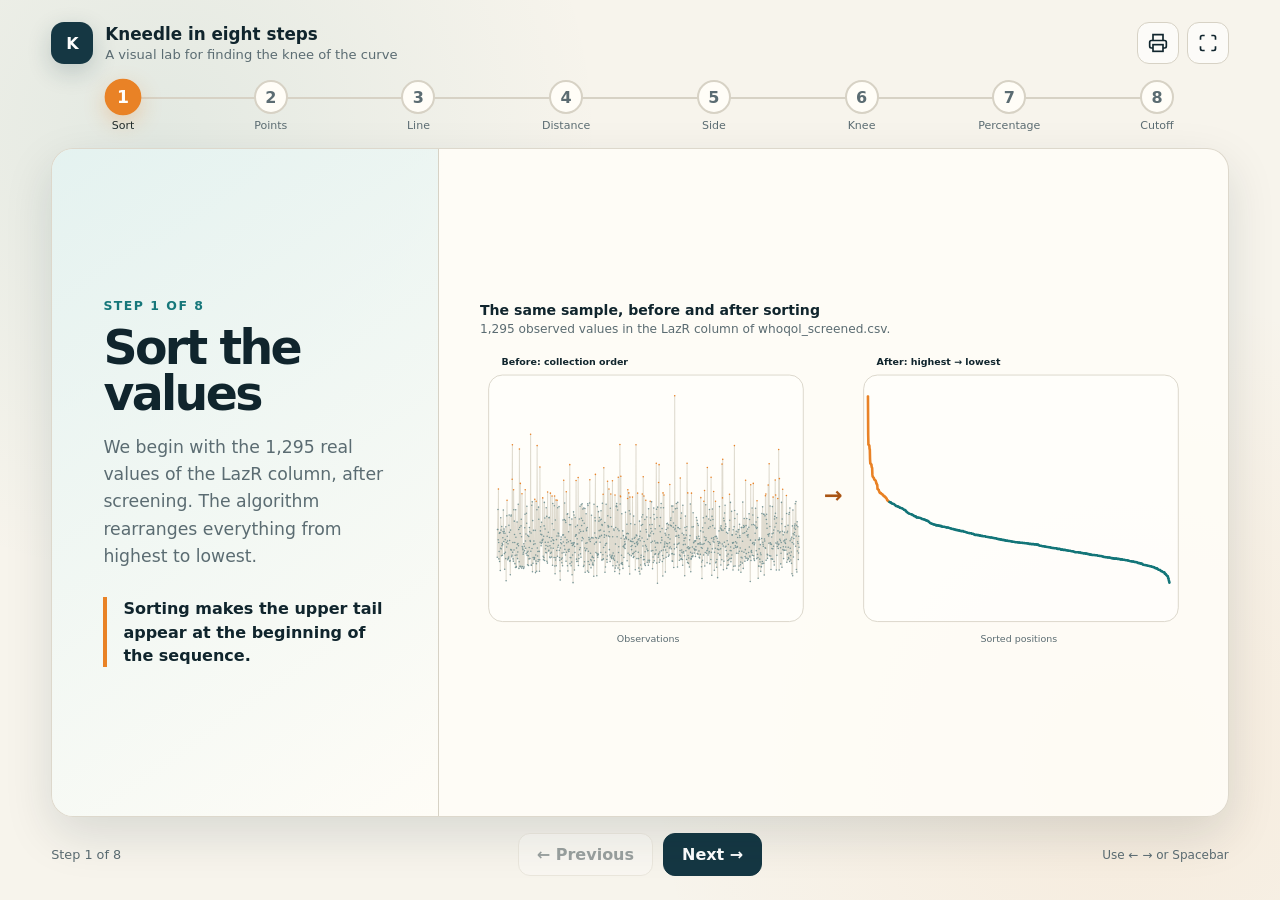
<file: Resources/Interactive/kneedle_real.html>
<!doctype html>
<html lang="en">
<head>
  <meta charset="utf-8">
  <meta name="viewport" content="width=device-width, initial-scale=1">
  <meta name="description" content="Visual and interactive explanation of the Kneedle algorithm.">
  <title>Kneedle — visual interactive explanation</title>
  <style>
    :root {
      --ink: #10252d;
      --muted: #5b6c72;
      --paper: #f7f4ec;
      --surface: #fffdf7;
      --line: #d7d2c5;
      --teal: #16777a;
      --teal-soft: #dcefee;
      --orange: #e98226;
      --orange-soft: #f9e5d2;
      --navy: #153743;
      --white: #ffffff;
      --shadow: 0 18px 48px rgba(16, 37, 45, 0.13);
      --radius: 22px;
    }

    * { box-sizing: border-box; }
    html, body { margin: 0; min-height: 100%; }
    body {
      background:
        radial-gradient(circle at 12% 15%, rgba(22,119,122,.09), transparent 28rem),
        radial-gradient(circle at 88% 85%, rgba(233,130,38,.08), transparent 30rem),
        var(--paper);
      color: var(--ink);
      font-family: Inter, ui-sans-serif, system-ui, -apple-system, BlinkMacSystemFont,
        "Segoe UI", sans-serif;
    }
    button { font: inherit; cursor: pointer; }

    .app {
      min-height: 100vh;
      display: grid;
      grid-template-rows: auto auto 1fr auto;
      padding: 22px clamp(18px, 4vw, 58px) 24px;
      gap: 16px;
    }
    .topbar { display: flex; align-items: center; justify-content: space-between; gap: 20px; }
    .brand { display: flex; align-items: center; gap: 12px; }
    .mark {
      width: 42px; height: 42px; border-radius: 13px;
      display: grid; place-items: center;
      background: var(--navy); color: var(--white);
      font-weight: 850; letter-spacing: -.04em;
      box-shadow: 0 8px 24px rgba(21,55,67,.2);
    }
    .brand-text strong { display: block; font-size: 1.05rem; }
    .brand-text span { color: var(--muted); font-size: .82rem; }
    .top-actions { display: flex; align-items: center; gap: 8px; }
    .icon-button, .nav-button {
      border: 1px solid var(--line); background: rgba(255,255,255,.65); color: var(--ink);
      border-radius: 12px; transition: transform .16s ease, background .16s ease, border-color .16s ease;
    }
    .icon-button:hover, .nav-button:hover { transform: translateY(-1px); border-color: var(--teal); background: var(--white); }
    .icon-button { width: 42px; height: 42px; display: grid; place-items: center; }
    .icon-button svg { width: 20px; height: 20px; }

    .stepper { display: grid; grid-template-columns: repeat(8, minmax(0,1fr)); gap: 4px; position: relative; }
    .stepper::before {
      content: ""; position: absolute; left: 5%; right: 5%; top: 17px;
      height: 2px; background: var(--line); z-index: 0;
    }
    .step-tab {
      position: relative; z-index: 1; border: 0; background: transparent; color: var(--muted);
      display: grid; justify-items: center; gap: 5px; padding: 0 2px; min-width: 0;
    }
    .step-tab .number {
      width: 34px; height: 34px; border-radius: 50%; display: grid; place-items: center;
      background: var(--surface); border: 2px solid var(--line); font-weight: 800; transition: .2s ease;
    }
    .step-tab .label { font-size: .69rem; white-space: nowrap; overflow: hidden; text-overflow: ellipsis; max-width: 90px; }
    .step-tab.done .number { background: var(--teal-soft); border-color: var(--teal); color: var(--teal); }
    .step-tab.active { color: var(--ink); }
    .step-tab.active .number {
      background: var(--orange); border-color: var(--orange); color: var(--white);
      transform: scale(1.08); box-shadow: 0 7px 20px rgba(233,130,38,.28);
    }

    .stage {
      position: relative; min-height: 548px;
      background: rgba(255,253,247,.88); border: 1px solid rgba(215,210,197,.85);
      border-radius: var(--radius); box-shadow: var(--shadow);
      display: grid; grid-template-columns: minmax(265px,.76fr) minmax(520px,1.55fr);
      overflow: hidden;
    }
    .explanation {
      padding: clamp(28px,4vw,58px);
      background: linear-gradient(145deg,rgba(220,239,238,.74),rgba(255,253,247,.4));
      border-right: 1px solid var(--line);
      display: flex; flex-direction: column; justify-content: center;
    }
    .eyebrow { color: var(--teal); font-size: .78rem; font-weight: 800; letter-spacing: .12em; text-transform: uppercase; }
    h1 { margin: 12px 0 16px; font-size: clamp(2rem,3.7vw,3.8rem); line-height: .98; letter-spacing: -.055em; }
    .lead { margin: 0; color: var(--muted); font-size: clamp(1rem,1.35vw,1.2rem); line-height: 1.58; }
    .insight { margin-top: 27px; padding-left: 16px; border-left: 4px solid var(--orange); font-weight: 700; line-height: 1.45; }
    .visual { min-width: 0; padding: clamp(22px,3.2vw,46px); display: flex; flex-direction: column; align-items: center; justify-content: center; }
    .visual-content { width: 100%; max-width: 940px; }
    .chart-shell { width: 100%; position: relative; }
    .chart-title { margin: 0 0 4px; font-size: .88rem; font-weight: 800; }
    .chart-subtitle { margin: 0 0 8px; color: var(--muted); font-size: .76rem; }
    .chart { width: 100%; height: auto; display: block; overflow: visible; }
    .chart text { font-family: inherit; fill: var(--muted); font-size: 11px; }
    .chart .axis-title { fill: var(--ink); font-weight: 750; }
    .chart .grid { stroke: var(--line); stroke-width: 1; opacity: .65; }
    .chart .axis { stroke: #9f988b; stroke-width: 1.2; }
    .chart .curve { fill: none; stroke: var(--teal); stroke-width: 3; stroke-linejoin: round; }
    .chart .curve-tail { fill: none; stroke: var(--orange); stroke-width: 3; stroke-linejoin: round; }
    .chart .raw-line { fill: none; stroke: var(--line); stroke-width: 1.2; opacity: .8; }
    .chart .point { fill: var(--teal); stroke: none; }
    .chart .point-muted { fill: #789697; stroke: none; }
    .chart .point-tail { fill: var(--orange); stroke: none; }
    .chart .chord { stroke: var(--navy); stroke-width: 2.5; }
    .chart .distance { stroke: var(--orange); stroke-width: 2; stroke-dasharray: 5 4; }
    .chart .distance-faint { stroke: var(--orange); stroke-width: 1.2; opacity: .22; }
    .chart .cutoff { stroke: var(--orange); stroke-width: 2.5; stroke-dasharray: 7 5; }
    .chart .tail-zone { fill: var(--orange-soft); opacity: .72; }
    .chart .side-zone { fill: var(--teal-soft); opacity: .64; }
    .chart .knee-ring { fill: var(--surface); stroke: var(--orange); stroke-width: 4; }
    .chart .annotation { fill: var(--ink); font-weight: 800; }
    .chart .annotation-orange { fill: #a95413; font-weight: 800; }
    .chart .brace { fill: none; stroke: var(--orange); stroke-width: 2.5; }
    .chart .mini-frame { fill: rgba(255,255,255,.45); stroke: var(--line); }

    .metric-row { display: grid; grid-template-columns: repeat(3,minmax(0,1fr)); gap: 12px; margin-top: 9px; }
    .step-8 .metric-row { margin-top: 18px; }
    .metric { padding: 11px 13px; border-top: 3px solid var(--teal); background: rgba(220,239,238,.35); }
    .metric.orange { border-top-color: var(--orange); background: rgba(249,229,210,.45); }
    .metric span { display: block; color: var(--muted); font-size: .69rem; font-weight: 750; text-transform: uppercase; letter-spacing: .07em; }
    .metric strong { display: block; margin-top: 4px; font-size: 1.25rem; font-variant-numeric: tabular-nums; }
    .distance-readout {
      display: flex; justify-content: center; gap: 22px; flex-wrap: wrap;
      margin-top: 8px; color: var(--muted); font-size: .77rem;
    }
    .distance-readout strong { color: var(--ink); }
    .formula {
      margin-top: 10px; text-align: center; color: var(--muted); font-size: .78rem;
    }
    .formula code { color: var(--ink); background: var(--orange-soft); padding: 4px 8px; border-radius: 8px; }

    .footer { display: grid; grid-template-columns: 1fr auto 1fr; align-items: center; gap: 18px; }
    .progress-copy { color: var(--muted); font-size: .8rem; }
    .nav-actions { display: flex; gap: 10px; }
    .nav-button { padding: 11px 18px; font-weight: 800; }
    .nav-button.next { background: var(--navy); color: var(--white); border-color: var(--navy); }
    .keyboard-tip { justify-self: end; color: var(--muted); font-size: .75rem; }
    .final-quote {
      display: none; width: min(92%,780px); margin: 24px auto 0;
      text-align: center; color: var(--navy); font-weight: 800;
    }
    .step-8 .final-quote { display: block; }

    @media (max-width: 1050px) {
      .stage { grid-template-columns: 1fr; }
      .explanation { border-right: 0; border-bottom: 1px solid var(--line); padding: 27px; }
      h1 { font-size: 2.55rem; }
      .visual { padding: 25px; }
      .final-quote { width: auto; margin: 22px 28px 4px; }
    }
    @media (max-width: 730px) {
      .app { padding: 14px; gap: 12px; }
      .brand-text span, .keyboard-tip, .step-tab .label { display: none; }
      .stepper::before { left: 5%; right: 5%; top: 15px; }
      .step-tab .number { width: 30px; height: 30px; font-size: .78rem; }
      .stage { min-height: 0; border-radius: 17px; }
      .explanation, .visual { padding: 21px; }
      h1 { font-size: 2.05rem; }
      .lead { font-size: .95rem; }
      .metric-row { grid-template-columns: 1fr; }
      .metric { display: flex; align-items: center; justify-content: space-between; gap: 12px; }
      .metric strong { margin-top: 0; }
      .footer { grid-template-columns: 1fr auto; }
      .progress-copy { display: none; }
      .nav-actions { grid-column: 2; }
    }
    @media (max-width: 440px) {
      .topbar { align-items: flex-start; }
      .icon-button { width: 38px; height: 38px; }
      .stepper { gap: 0; }
      .stepper::before { left: 6%; right: 6%; }
      .step-tab .number { width: 27px; height: 27px; border-width: 1.5px; }
      .nav-button { padding: 10px 12px; }
    }
    @media (prefers-reduced-motion: reduce) {
      *,*::before,*::after { animation-duration: .01ms !important; transition-duration: .01ms !important; }
    }
    @media print {
      body { background: white; }
      .app { padding: 0; display: block; }
      .top-actions,.stepper,.footer { display: none !important; }
      .topbar { margin-bottom: 16px; }
      .stage { box-shadow: none; min-height: 90vh; border: 1px solid #bbb; }
    }
  </style>
</head>
<body>
  <main class="app" id="app">
    <header class="topbar">
      <div class="brand">
        <div class="mark" aria-hidden="true">K</div>
        <div class="brand-text">
          <strong>Kneedle in eight steps</strong>
          <span>A visual lab for finding the knee of the curve</span>
        </div>
      </div>
      <div class="top-actions">
        <button class="icon-button" id="printButton" type="button" aria-label="Print or save as PDF" title="Print or save as PDF">
          <svg viewBox="0 0 24 24" fill="none" stroke="currentColor" stroke-width="2" aria-hidden="true"><path d="M6 9V2h12v7"/><path d="M6 18H4a2 2 0 0 1-2-2v-5a2 2 0 0 1 2-2h16a2 2 0 0 1 2 2v5a2 2 0 0 1-2 2h-2"/><rect x="6" y="14" width="12" height="8"/></svg>
        </button>
        <button class="icon-button" id="fullscreenButton" type="button" aria-label="Toggle full screen" title="Full screen">
          <svg viewBox="0 0 24 24" fill="none" stroke="currentColor" stroke-width="2" aria-hidden="true"><path d="M8 3H5a2 2 0 0 0-2 2v3M16 3h3a2 2 0 0 1 2 2v3M8 21H5a2 2 0 0 1-2-2v-3M16 21h3a2 2 0 0 0 2-2v-3"/></svg>
        </button>
      </div>
    </header>

    <nav class="stepper" id="stepper" aria-label="Explanation steps"></nav>

    <section class="stage" id="stage" aria-live="polite">
      <article class="explanation">
        <div class="eyebrow" id="eyebrow">Step 1 of 8</div>
        <h1 id="stepTitle"></h1>
        <p class="lead" id="stepDescription"></p>
        <div class="insight" id="stepInsight"></div>
      </article>
      <div class="visual">
        <div class="visual-content" id="visualContent"></div>
        <div class="final-quote">Kneedle finds the geometric boundary between the extreme tail and the predominant behavior of the distribution.</div>
      </div>
    </section>

    <footer class="footer">
      <div class="progress-copy" id="progressCopy">Step 1 of 8</div>
      <div class="nav-actions">
        <button class="nav-button" id="previousButton" type="button">← Previous</button>
        <button class="nav-button next" id="nextButton" type="button">Next →</button>
      </div>
      <div class="keyboard-tip">Use ← → or Spacebar</div>
    </footer>
  </main>

  <script>
    (() => {
      "use strict";

      const steps = [
        { tab:"Sort", title:"Sort the values", description:"We begin with the 1,295 real values of the LazR column, after screening. The algorithm rearranges everything from highest to lowest.", insight:"Sorting makes the upper tail appear at the beginning of the sequence." },
        { tab:"Points", title:"Transform into points", description:"Each sorted value is assigned a rank. The observation becomes a point with coordinates (position, value).", insight:"The dataset ceases to be just a list and forms a curve." },
        { tab:"Line", title:"Connect the endpoints", description:"A reference line connects the first and last points of the sorted curve.", insight:"The line represents a steady decrease, without a sharp change in behavior." },
        { tab:"Distance", title:"Measure the distances", description:"For each point, we calculate the perpendicular distance to the reference line.", insight:"The greater the distance, the more that point reveals an inflection or bend in the curve." },
        { tab:"Side", title:"Set the relevant side", description:"In this example we look only for the upper tail. Therefore, the code uses sign = −1 and focuses on the corresponding curvature.", insight:"The sign does not measure magnitude: it merely specifies which side of the line to search." },
        { tab:"Knee", title:"Find the maximum distance", description:"The algorithm compares all distances and selects the maximum. This point is the knee of the curve.", insight:"In the real data, the maximum distance occurs at position 88." },
        { tab:"Percentage", title:"Convert to percentage", description:"The knee position is divided by the number of observations, yielding the cumulative sample proportion.", insight:"88 ÷ 1,295 = 6.8%: this is the estimated extent of the extreme region." },
        { tab:"Cutoff", title:"Obtain the cutoff point", description:"The percentage is converted into a quantile. The resulting value separates the upper tail from the rest of the distribution.", insight:"The cutoff is 0.600. Due to four ties at this value, 91 cases are flagged." }
      ];

      const rawValues = [
        0.388,0.493,0.493,0.569,0.454,0.647,0.444,0.382,0.410,0.479,0.372,0.482,0.481,0.338,0.422,0.538,0.491,0.420,0.394,0.505,0.432,0.441,0.396,0.436,0.462,0.486,0.567,0.480,0.448,0.495,0.487,0.402,0.343,0.479,0.455,0.407,0.383,0.504,0.299,0.444,0.427,0.545,0.604,0.468,0.450,0.379,0.439,0.384,0.384,0.389,0.509,0.548,0.483,0.452,0.373,0.376,0.322,0.491,0.417,0.544,0.548,0.416,0.390,0.396,0.684,0.814,0.407,0.444,0.382,0.373,0.644,0.568,0.416,0.525,0.474,0.444,0.364,0.396,0.349,0.568,0.464,0.350,0.353,0.423,0.397,0.522,0.437,0.383,0.408,0.440,0.589,0.432,0.493,0.346,0.371,0.798,0.501,0.354,0.478,0.668,0.352,0.354,0.507,0.532,0.466,0.347,0.629,0.429,0.353,0.423,0.417,0.400,0.407,0.346,0.439,0.351,0.430,0.413,0.500,0.551,0.644,0.450,0.422,0.476,0.402,0.555,0.517,0.581,0.396,0.407,0.360,0.471,0.411,0.394,0.357,0.467,0.382,0.425,0.501,0.485,0.383,0.452,0.448,0.854,0.411,0.480,0.359,0.358,0.585,0.421,0.598,0.333,0.527,0.365,0.387,0.490,0.437,0.450,0.380,0.383,0.387,0.608,0.439,0.490,0.330,0.397,0.374,0.600,0.364,0.335,0.568,0.811,0.423,0.393,0.410,0.372,0.379,0.578,0.532,0.411,0.410,0.335,0.379,0.730,0.445,0.488,0.504,0.475,0.432,0.441,0.521,0.473,0.445,0.453,0.452,0.613,0.456,0.392,0.379,0.468,0.387,0.507,0.596,0.376,0.537,0.495,0.445,0.420,0.406,0.433,0.576,0.405,0.543,0.373,0.468,0.366,0.635,0.430,0.445,0.483,0.412,0.415,0.538,0.539,0.463,0.389,0.432,0.386,0.631,0.403,0.423,0.449,0.407,0.389,0.462,0.620,0.515,0.358,0.592,0.454,0.422,0.440,0.452,0.492,0.387,0.583,0.620,0.355,0.326,0.529,0.378,0.386,0.605,0.356,0.455,0.414,0.469,0.604,0.392,0.576,0.426,0.480,0.434,0.477,0.469,0.580,0.415,0.387,0.377,0.336,0.302,0.423,0.443,0.455,0.465,0.381,0.439,0.367,0.404,0.385,0.356,0.472,0.529,0.446,0.473,0.680,0.406,0.432,0.531,0.594,0.418,0.464,0.527,0.397,0.520,0.373,0.636,0.407,0.443,0.454,0.551,0.356,0.553,0.336,0.416,0.447,0.485,0.410,0.418,0.539,0.511,0.739,0.364,0.387,0.451,0.511,0.386,0.356,0.441,0.370,0.533,0.322,0.433,0.397,0.442,0.292,0.436,0.560,0.442,0.548,0.443,0.340,0.429,0.406,0.539,0.468,0.504,0.472,0.679,0.473,0.381,0.372,0.438,0.458,0.509,0.438,0.373,0.690,0.357,0.397,0.383,0.480,0.533,0.417,0.492,0.581,0.424,0.401,0.486,0.388,0.587,0.536,0.508,0.451,0.591,0.463,0.527,0.571,0.458,0.487,0.353,0.575,0.358,0.517,0.371,0.423,0.573,0.331,0.415,0.413,0.441,0.553,0.495,0.489,0.420,0.443,0.501,0.336,0.591,0.584,0.372,0.411,0.331,0.463,0.454,0.361,0.594,0.682,0.457,0.448,0.403,0.380,0.348,0.375,0.547,0.462,0.463,0.388,0.392,0.360,0.366,0.461,0.359,0.386,0.316,0.589,0.375,0.438,0.480,0.538,0.526,0.702,0.463,0.406,0.444,0.446,0.461,0.318,0.402,0.580,0.396,0.388,0.398,0.400,0.561,0.460,0.525,0.489,0.539,0.468,0.466,0.445,0.529,0.491,0.406,0.564,0.532,0.471,0.378,0.512,0.509,0.593,0.379,0.398,0.627,0.382,0.425,0.727,0.487,0.464,0.473,0.520,0.331,0.434,0.351,0.407,0.439,0.589,0.470,0.441,0.380,0.369,0.393,0.676,0.545,0.508,0.503,0.469,0.504,0.647,0.485,0.417,0.466,0.397,0.372,0.574,0.539,0.628,0.390,0.387,0.505,0.383,0.393,0.396,0.678,0.466,0.356,0.404,0.385,0.382,0.495,0.490,0.393,0.377,0.334,0.624,0.347,0.438,0.501,0.356,0.581,0.582,0.592,0.579,0.466,0.370,0.567,0.495,0.347,0.691,0.406,0.428,0.489,0.359,0.326,0.341,0.815,0.590,0.620,0.617,0.695,0.460,0.364,0.396,0.553,0.366,0.367,0.361,0.488,0.346,0.429,0.470,0.431,0.387,0.426,0.457,0.436,0.447,0.421,0.438,0.559,0.464,0.465,0.458,0.460,0.477,0.513,0.375,0.479,0.611,0.644,0.403,0.477,0.455,0.632,0.354,0.564,0.398,0.325,0.616,0.552,0.450,0.515,0.449,0.429,0.394,0.417,0.448,0.433,0.457,0.616,0.401,0.447,0.402,0.387,0.544,0.391,0.407,0.460,0.440,0.512,0.464,0.341,0.429,0.411,0.814,0.472,0.443,0.470,0.383,0.447,0.436,0.631,0.441,0.454,0.407,0.383,0.347,0.458,0.334,0.525,0.468,0.325,0.451,0.487,0.359,0.387,0.396,0.509,0.344,0.541,0.461,0.628,0.512,0.549,0.431,0.693,0.379,0.391,0.620,0.448,0.380,0.363,0.531,0.409,0.357,0.434,0.604,0.493,0.428,0.484,0.541,0.419,0.369,0.456,0.413,0.414,0.377,0.358,0.572,0.472,0.468,0.370,0.377,0.511,0.469,0.600,0.538,0.480,0.497,0.444,0.412,0.598,0.487,0.512,0.449,0.345,0.414,0.389,0.368,0.477,0.575,0.550,0.375,0.533,0.450,0.399,0.496,0.426,0.401,0.442,0.416,0.744,0.570,0.366,0.539,0.444,0.290,0.578,0.442,0.388,0.398,0.671,0.402,0.739,0.369,0.507,0.408,0.378,0.485,0.539,0.443,0.576,0.592,0.413,0.463,0.453,0.497,0.372,0.395,0.317,0.632,0.416,0.576,0.383,0.624,0.426,0.430,0.438,0.446,0.479,0.332,0.416,0.472,0.388,0.493,0.441,0.515,0.406,0.430,0.517,0.439,0.499,0.463,0.392,0.511,0.473,0.397,0.423,0.443,0.664,0.457,0.427,0.509,0.528,0.537,0.420,0.507,0.582,0.401,0.374,0.402,0.373,0.582,0.560,0.502,0.518,0.349,0.399,0.437,0.420,1.000,0.492,0.498,0.572,0.508,0.468,0.487,0.592,0.426,0.469,0.574,0.437,0.351,0.596,0.501,0.500,0.439,0.471,0.463,0.442,0.377,0.397,0.496,0.414,0.688,0.393,0.536,0.380,0.383,0.556,0.416,0.407,0.479,0.380,0.358,0.585,0.404,0.436,0.409,0.473,0.451,0.460,0.394,0.318,0.501,0.437,0.544,0.461,0.413,0.490,0.472,0.380,0.504,0.744,0.424,0.368,0.632,0.395,0.428,0.365,0.385,0.420,0.422,0.351,0.454,0.424,0.470,0.590,0.407,0.333,0.381,0.384,0.631,0.391,0.503,0.403,0.427,0.390,0.394,0.557,0.504,0.443,0.445,0.420,0.404,0.450,0.416,0.417,0.450,0.391,0.451,0.428,0.416,0.539,0.465,0.459,0.528,0.402,0.516,0.438,0.400,0.509,0.439,0.468,0.412,0.388,0.458,0.385,0.438,0.443,0.399,0.488,0.614,0.437,0.425,0.352,0.370,0.308,0.422,0.377,0.500,0.437,0.484,0.538,0.397,0.600,0.440,0.465,0.641,0.355,0.518,0.406,0.452,0.587,0.462,0.455,0.543,0.403,0.413,0.367,0.728,0.416,0.422,0.397,0.447,0.498,0.533,0.404,0.410,0.569,0.443,0.364,0.504,0.437,0.528,0.380,0.691,0.407,0.460,0.320,0.543,0.420,0.571,0.508,0.531,0.449,0.462,0.637,0.456,0.445,0.339,0.407,0.498,0.466,0.422,0.600,0.367,0.468,0.370,0.467,0.350,0.380,0.460,0.419,0.311,0.448,0.403,0.433,0.440,0.417,0.488,0.446,0.580,0.398,0.442,0.397,0.499,0.420,0.359,0.507,0.495,0.491,0.379,0.741,0.438,0.613,0.759,0.490,0.431,0.341,0.536,0.373,0.526,0.445,0.556,0.497,0.585,0.427,0.514,0.505,0.430,0.414,0.483,0.346,0.393,0.451,0.358,0.479,0.376,0.400,0.437,0.360,0.379,0.490,0.496,0.627,0.528,0.383,0.414,0.596,0.427,0.371,0.413,0.384,0.562,0.397,0.472,0.473,0.443,0.441,0.340,0.492,0.444,0.354,0.422,0.504,0.811,0.565,0.535,0.355,0.432,0.447,0.426,0.475,0.487,0.403,0.442,0.425,0.552,0.429,0.463,0.484,0.403,0.492,0.340,0.493,0.355,0.411,0.513,0.470,0.463,0.423,0.360,0.370,0.331,0.388,0.501,0.501,0.411,0.385,0.366,0.449,0.597,0.479,0.346,0.501,0.508,0.407,0.535,0.504,0.481,0.373,0.391,0.417,0.680,0.385,0.508,0.402,0.487,0.535,0.384,0.471,0.377,0.495,0.465,0.473,0.382,0.406,0.502,0.553,0.427,0.531,0.393,0.389,0.296,0.453,0.663,0.376,0.409,0.414,0.406,0.511,0.575,0.396,0.440,0.548,0.444,0.668,0.512,0.394,0.382,0.436,0.376,0.442,0.509,0.479,0.453,0.574,0.503,0.522,0.413,0.497,0.383,0.602,0.501,0.399,0.539,0.387,0.309,0.454,0.355,0.354,0.420,0.461,0.455,0.381,0.370,0.436,0.404,0.335,0.398,0.352,0.352,0.459,0.554,0.364,0.372,0.579,0.445,0.437,0.430,0.551,0.365,0.551,0.321,0.457,0.450,0.545,0.424,0.621,0.422,0.628,0.377,0.531,0.551,0.515,0.498,0.399,0.384,0.397,0.474,0.662,0.474,0.469,0.441,0.742,0.477,0.394,0.505,0.582,0.443,0.438,0.393,0.342,0.382,0.437,0.465,0.421,0.477,0.580,0.381,0.420,0.616,0.480,0.430,0.491,0.372,0.359,0.533,0.543,0.503,0.681,0.555,0.624,0.442,0.517,0.340,0.538,0.396,0.439,0.429,0.446,0.611,0.488,0.421,0.436,0.796,0.438,0.340,0.686,0.481,0.456,0.485,0.451,0.424,0.363,0.403,0.444,0.596,0.515,0.350,0.533,0.487,0.646,0.417,0.473,0.428,0.383,0.450,0.415,0.415,0.483,0.453,0.445,0.505,0.440,0.427,0.415,0.456,0.622,0.554,0.369,0.481,0.400,0.487,0.379,0.509,0.426,0.387,0.383,0.551,0.404,0.558,0.372,0.575,0.451,0.422,0.395,0.378,0.457,0.408,0.365,0.464,0.326,0.444,0.507,0.318,0.567,0.477,0.389,0.438,0.459,0.473,0.499,0.482,0.507,0.514,0.591,0.494,0.430,0.599,0.469,0.342,0.509,0.332,0.523,0.412,0.447,0.504,0.440,0.380,0.404,0.468,0.426
      ];
      const sortedValues = [...rawValues].sort((a,b) => b-a);
      const n = sortedValues.length;
      const sign = -1;
      let currentStep = 0;

      function dist2d(point, start, end) {
        const v1 = [start[0] - end[0], start[1] - end[1]];
        const v2 = [point[0] - start[0], point[1] - start[1]];
        const determinant = v1[0] * v2[1] - v2[0] * v1[1];
        return determinant / Math.sqrt(v1[0] ** 2 + v1[1] ** 2);
      }
      const start = [1, sortedValues[0]];
      const end = [n, sortedValues[n - 1]];
      const distances = sortedValues.map((value,index) => dist2d([index + 1,value],start,end));
      const scores = distances.map(distance => sign * -1 * distance);
      const kneeZero = scores.indexOf(Math.max(...scores));
      const kneePosition = kneeZero + 1;
      const pct = kneePosition / n;

      function quantileType7(values,q) {
        const ascending = [...values].sort((a,b) => a-b);
        const h = (ascending.length - 1) * q;
        const lo = Math.floor(h); const hi = Math.ceil(h);
        return ascending[lo] + (h-lo) * (ascending[hi]-ascending[lo]);
      }
      const cutoff = quantileType7(sortedValues,1-pct);
      const flagged = sortedValues.filter(value => value >= cutoff).length;

      const app = document.getElementById("app");
      const stage = document.getElementById("stage");
      const stepper = document.getElementById("stepper");
      const visualContent = document.getElementById("visualContent");
      const previousButton = document.getElementById("previousButton");
      const nextButton = document.getElementById("nextButton");
      const fmt = value => value.toLocaleString("en-US",{minimumFractionDigits:3,maximumFractionDigits:3});
      const pctFmt = value => value.toLocaleString("en-US",{style:"percent",minimumFractionDigits:1,maximumFractionDigits:1});

      const W=820,H=430,M={l:66,r:30,t:28,b:58};
      const x = position => M.l + (position-1)/(n-1)*(W-M.l-M.r);
      const y = value => M.t + (1-value)/(1-.2)*(H-M.t-M.b);
      const lineY = position => start[1] + (position-1)/(n-1)*(end[1]-start[1]);
      const pointRadius = n > 500 ? 1.45 : 3.8;
      const miniPointRadius = n > 500 ? .90 : 3.2;

      function axes() {
        const yTicks=[.2,.4,.6,.8,1];
        const xTicks=n>500?[1,250,500,750,1000,n]:[1,10,20,30,40,50,60];
        return `${yTicks.map(t=>`<line class="grid" x1="${M.l}" y1="${y(t)}" x2="${W-M.r}" y2="${y(t)}"/><text x="${M.l-10}" y="${y(t)+4}" text-anchor="end">${t.toFixed(1)}</text>`).join('')}
          ${xTicks.map(t=>`<text x="${x(t)}" y="${H-M.b+24}" text-anchor="middle">${t.toLocaleString('en-US')}</text>`).join('')}
          <line class="axis" x1="${M.l}" y1="${M.t}" x2="${M.l}" y2="${H-M.b}"/>
          <line class="axis" x1="${M.l}" y1="${H-M.b}" x2="${W-M.r}" y2="${H-M.b}"/>
          <text class="axis-title" x="${(M.l+W-M.r)/2}" y="${H-9}" text-anchor="middle">Position in descending order</text>
          <text class="axis-title" transform="translate(17 ${(M.t+H-M.b)/2}) rotate(-90)" text-anchor="middle">Indicator value</text>`;
      }
      function pathFor(values,offset=0) { return values.map((value,index)=>`${index===0?'M':'L'} ${x(index+1+offset).toFixed(2)} ${y(value).toFixed(2)}`).join(' '); }
      function curvePaths() {
        const tailValues=sortedValues.slice(0,flagged);
        const regularValues=sortedValues.slice(flagged-1);
        return `<path class="curve-tail" d="${pathFor(tailValues)}"/><path class="curve" d="${pathFor(regularValues,flagged-1)}"/>`;
      }
      const cutoffClass=(index,value)=>value>=cutoff?'point-tail':'point';
      function points(values,classes) {
        return values.map((value,index)=>`<circle class="${typeof classes==='function'?classes(index,value):classes}" cx="${x(index+1)}" cy="${y(value)}" r="${index===kneeZero?5.3:pointRadius}"/>`).join('');
      }
      function chord() { return `<line class="chord" x1="${x(1)}" y1="${y(start[1])}" x2="${x(n)}" y2="${y(end[1])}"/>`; }
      function projection(position,value) {
        const ax=x(1), ay=y(start[1]), bx=x(n), by=y(end[1]), px=x(position), py=y(value);
        const dx=bx-ax,dy=by-ay;
        const t=((px-ax)*dx+(py-ay)*dy)/(dx*dx+dy*dy);
        return {x:ax+t*dx,y:ay+t*dy};
      }
      function svgFrame(content,label) {
        return `<div class="chart-shell"><svg class="chart" viewBox="0 0 ${W} ${H}" role="img" aria-label="${label}">${content}</svg></div>`;
      }

      function renderOrdering() {
        const miniW=350,miniH=280,left=20,right=450,top=60,bottom=305;
        const sx=(i,base)=>base+i/(n-1)*miniW;
        const sy=v=>top+(1-v)/(1-.2)*(bottom-top);
        const miniPath=(values,base,offset=0)=>values.map((v,i)=>`${i?'L':'M'} ${sx(i+offset,base)} ${sy(v)}`).join(' ');
        const tailValues=sortedValues.slice(0,flagged);
        const regularValues=sortedValues.slice(flagged-1);
        visualContent.innerHTML=`<p class="chart-title">The same sample, before and after sorting</p><p class="chart-subtitle">1,295 observed values in the LazR column of whoqol_screened.csv.</p>
          <svg class="chart" viewBox="0 0 820 370" role="img" aria-label="Observed values before and after descending sort">
            <rect class="mini-frame" x="10" y="36" width="365" height="286" rx="16"/><rect class="mini-frame" x="445" y="36" width="365" height="286" rx="16"/>
            <text class="annotation" x="25" y="24">Before: collection order</text><text class="annotation" x="460" y="24">After: highest → lowest</text>
            <path class="raw-line" d="${rawValues.map((v,i)=>`${i?'L':'M'} ${sx(i,left)} ${sy(v)}`).join(' ')}"/>
            ${rawValues.map((v,i)=>`<circle class="${v>=cutoff?'point-tail':'point-muted'}" cx="${sx(i,left)}" cy="${sy(v)}" r="${miniPointRadius}"/>`).join('')}
            <text x="410" y="184" text-anchor="middle" class="annotation-orange" style="font-size:26px">→</text>
            <path class="curve-tail" d="${miniPath(tailValues,right)}"/><path class="curve" d="${miniPath(regularValues,right,flagged-1)}"/>
            ${sortedValues.map((v,i)=>`<circle class="${v>=cutoff?'point-tail':'point'}" cx="${sx(i,right)}" cy="${sy(v)}" r="${miniPointRadius}"/>`).join('')}
            <text x="195" y="346" text-anchor="middle">Observations</text><text x="625" y="346" text-anchor="middle">Sorted positions</text>
          </svg>`;
      }
      function renderPoints() {
        const examplePosition=Math.round(n*.25);
        visualContent.innerHTML=`<p class="chart-title">Sorted values curve</p><p class="chart-subtitle">Each point is identified by position and value.</p>${svgFrame(`${axes()}${curvePaths()}${points(sortedValues,cutoffClass)}<line class="distance" x1="${x(examplePosition)}" y1="${y(sortedValues[examplePosition-1])}" x2="${x(examplePosition)}" y2="${H-M.b}"/><text class="annotation" x="${x(examplePosition)+8}" y="${y(sortedValues[examplePosition-1])-10}">(${examplePosition}, ${fmt(sortedValues[examplePosition-1])})</text>`,`Sorted curve with example coordinates of a point`)}`;
      }
      function renderChord() {
        visualContent.innerHTML=`<p class="chart-title">Reference line between endpoints</p><p class="chart-subtitle">It connects S = (1, ${fmt(start[1])}) to E = (${n}, ${fmt(end[1])}).</p>${svgFrame(`${axes()}${curvePaths()}${chord()}${points(sortedValues,cutoffClass)}<text class="annotation" x="${x(1)+10}" y="${y(start[1])+24}">S</text><text class="annotation" x="${x(n)-8}" y="${y(end[1])-13}">E</text>`,`Sorted curve and reference line connecting first and last points`)}`;
      }
      function renderDistances(all=false,side=false,knee=false) {
        const visualLineCount=Math.min(n-2,160);
        const selected=all?Array.from({length:visualLineCount},(_,i)=>Math.round(1+i*(n-3)/(visualLineCount-1))):[Math.round(n*.02),kneeZero,Math.round(n*.25),Math.round(n*.5),Math.round(n*.75)];
        let fills='';
        if(side){
          const curvePts=sortedValues.map((v,i)=>`${x(i+1)},${y(v)}`).join(' ');
          const chordPts=`${x(n)},${y(end[1])} ${x(1)},${y(start[1])}`;
          fills=`<polygon class="side-zone" points="${curvePts} ${chordPts}"/>`;
        }
        const segments=selected.map(i=>{const p=projection(i+1,sortedValues[i]);return `<line class="${all?'distance-faint':'distance'}" x1="${x(i+1)}" y1="${y(sortedValues[i])}" x2="${p.x}" y2="${p.y}"/>`;}).join('');
        const kneeP=projection(kneePosition,sortedValues[kneeZero]);
        const kneeMark=knee?`<line class="distance" x1="${x(kneePosition)}" y1="${y(sortedValues[kneeZero])}" x2="${kneeP.x}" y2="${kneeP.y}"/><circle class="knee-ring" cx="${x(kneePosition)}" cy="${y(sortedValues[kneeZero])}" r="10"/><circle class="point-tail" cx="${x(kneePosition)}" cy="${y(sortedValues[kneeZero])}" r="4.6"/><text class="annotation-orange" x="${x(kneePosition)+16}" y="${y(sortedValues[kneeZero])+24}">Knee: position ${kneePosition}</text>`:'';
        visualContent.innerHTML=`<p class="chart-title">${knee?'The maximum distance reveals the knee':side?'Selected side for the upper tail':'Perpendicular distances to the line'}</p><p class="chart-subtitle">${side?'With sign = −1, this curvature yields positive scores.':'The distance is measured by the determinant divided by the line length.'}</p>${svgFrame(`${axes()}${fills}${curvePaths()}${chord()}${segments}${points(sortedValues,cutoffClass)}${kneeMark}`,knee?`Knee of the curve highlighted at position ${kneePosition}`:'Distances between the curve and reference line')}${side?'<div class="formula"><code>score = sign × −1 × distance</code> &nbsp; with &nbsp; <strong>sign = −1</strong></div>':'<div class="distance-readout"><span>Point close to line → <strong>small distance</strong></span><span>Point at the bend → <strong>large distance</strong></span></div>'}`;
      }
      function renderPercent() {
        const xK=x(kneePosition);
        visualContent.innerHTML=`<p class="chart-title">The position becomes a cumulative proportion</p><p class="chart-subtitle">The first ${kneePosition} points account for ${pctFmt(pct)} of the sorted sample.</p>${svgFrame(`${axes()}<rect class="tail-zone" x="${M.l}" y="${M.t}" width="${xK-M.l+6}" height="${H-M.t-M.b}"/>${curvePaths()}${points(sortedValues,cutoffClass)}<path class="brace" d="M ${M.l} ${H-M.b+36} Q ${(M.l+xK)/2} ${H-M.b+50} ${xK} ${H-M.b+36}"/><text class="annotation-orange" x="${(M.l+xK)/2}" y="${H-1}" text-anchor="middle">${kneePosition} of ${n}</text>`,`First ${kneePosition} points correspond to ${pctFmt(pct)} of the ${n} observations`)}<div class="metric-row"><div class="metric"><span>Position</span><strong>${kneePosition}</strong></div><div class="metric"><span>Sample size</span><strong>${n}</strong></div><div class="metric orange"><span>Cumulative percentage</span><strong>${pctFmt(pct)}</strong></div></div>`;
      }
      function renderCutoff() {
        const cutoffY=y(cutoff);
        visualContent.innerHTML=`<p class="chart-title">The quantile transforms the position into a cutoff point</p><p class="chart-subtitle">Quantile 1 − ${pctFmt(pct)} = ${pctFmt(1-pct)}.</p>${svgFrame(`${axes()}<rect class="tail-zone" x="${M.l}" y="${M.t}" width="${W-M.l-M.r}" height="${cutoffY-M.t}"/>${curvePaths()}<line class="cutoff" x1="${M.l}" y1="${cutoffY}" x2="${W-M.r}" y2="${cutoffY}"/>${points(sortedValues,cutoffClass)}<text class="annotation-orange" x="${W-M.r-5}" y="${cutoffY-10}" text-anchor="end">Cutoff = ${fmt(cutoff)}</text><text class="annotation-orange" x="${x(3)}" y="${M.t+22}">${flagged} cases in the upper tail</text>`,`Cutoff point at ${fmt(cutoff)} with upper tail highlighted`)}<div class="metric-row"><div class="metric"><span>Quantile used</span><strong>${pctFmt(1-pct)}</strong></div><div class="metric orange"><span>Cutoff point</span><strong>${fmt(cutoff)}</strong></div><div class="metric"><span>Flagged</span><strong>${flagged} (${pctFmt(flagged/n)})</strong></div></div>`;
      }

      const renderers=[renderOrdering,renderPoints,renderChord,()=>renderDistances(false,false,false),()=>renderDistances(true,true,false),()=>renderDistances(true,false,true),renderPercent,renderCutoff];
      function render(){
        const step=steps[currentStep];
        document.getElementById('eyebrow').textContent=`Step ${currentStep+1} of 8`;
        document.getElementById('stepTitle').textContent=step.title;
        document.getElementById('stepDescription').textContent=step.description;
        document.getElementById('stepInsight').textContent=step.insight;
        document.getElementById('progressCopy').textContent=`Step ${currentStep+1} of 8`;
        stage.className=`stage step-${currentStep+1}`;
        previousButton.disabled=currentStep===0;
        previousButton.style.opacity=currentStep===0?'.4':'1';
        nextButton.textContent=currentStep===steps.length-1?'Restart ↺':'Next →';
        stepper.innerHTML=steps.map((item,index)=>`<button class="step-tab ${index<currentStep?'done':''} ${index===currentStep?'active':''}" type="button" data-step="${index}" aria-current="${index===currentStep?'step':'false'}" aria-label="Step ${index+1}: ${item.title}"><span class="number">${index+1}</span><span class="label">${item.tab}</span></button>`).join('');
        stepper.querySelectorAll('[data-step]').forEach(button=>button.addEventListener('click',()=>{currentStep=Number(button.dataset.step);render();}));
        renderers[currentStep]();
      }
      function move(delta){
        if(delta>0&&currentStep===steps.length-1)currentStep=0;
        else currentStep=Math.max(0,Math.min(steps.length-1,currentStep+delta));
        render();
      }
      previousButton.addEventListener('click',()=>move(-1));
      nextButton.addEventListener('click',()=>move(1));
      document.getElementById('printButton').addEventListener('click',()=>window.print());
      document.getElementById('fullscreenButton').addEventListener('click',async()=>{try{if(!document.fullscreenElement)await document.documentElement.requestFullscreen();else await document.exitFullscreen();}catch(_){}});
      document.addEventListener('keydown',event=>{if(event.key==='ArrowRight'||event.key===' '){event.preventDefault();move(1);}if(event.key==='ArrowLeft'){event.preventDefault();move(-1);}});
      render();
    })();
  </script>
</body>
</html>
</file>
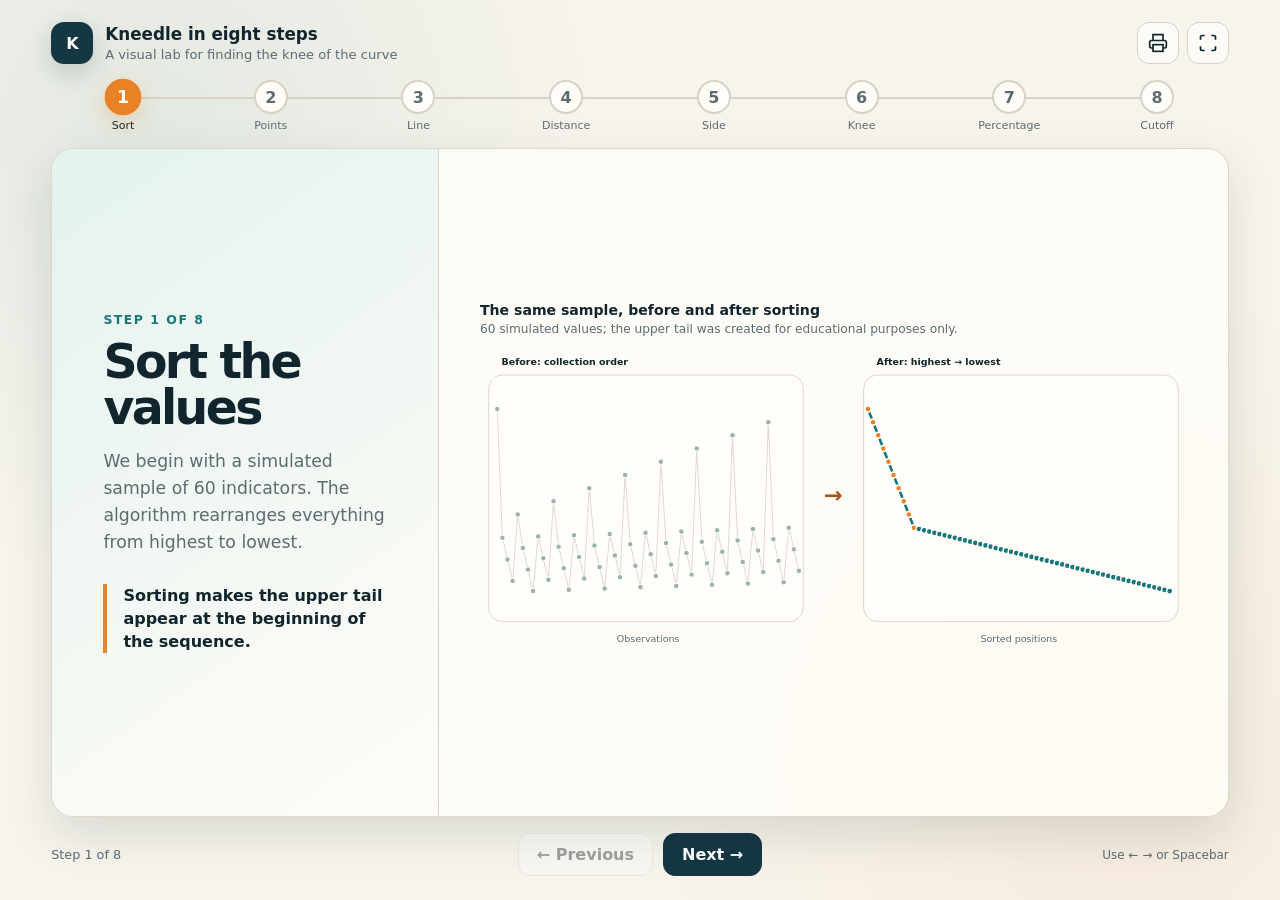
<file: Resources/Interactive/kneedle_sim.html>
<!doctype html>
<html lang="en">
<head>
  <meta charset="utf-8">
  <meta name="viewport" content="width=device-width, initial-scale=1">
  <meta name="description" content="Visual and interactive explanation of the Kneedle algorithm.">
  <title>Kneedle — visual interactive explanation</title>
  <style>
    :root {
      --ink: #10252d;
      --muted: #5b6c72;
      --paper: #f7f4ec;
      --surface: #fffdf7;
      --line: #d7d2c5;
      --teal: #16777a;
      --teal-soft: #dcefee;
      --orange: #e98226;
      --orange-soft: #f9e5d2;
      --navy: #153743;
      --white: #ffffff;
      --shadow: 0 18px 48px rgba(16, 37, 45, 0.13);
      --radius: 22px;
    }

    * { box-sizing: border-box; }
    html, body { margin: 0; min-height: 100%; }
    body {
      background:
        radial-gradient(circle at 12% 15%, rgba(22,119,122,.09), transparent 28rem),
        radial-gradient(circle at 88% 85%, rgba(233,130,38,.08), transparent 30rem),
        var(--paper);
      color: var(--ink);
      font-family: Inter, ui-sans-serif, system-ui, -apple-system, BlinkMacSystemFont,
        "Segoe UI", sans-serif;
    }
    button { font: inherit; cursor: pointer; }

    .app {
      min-height: 100vh;
      display: grid;
      grid-template-rows: auto auto 1fr auto;
      padding: 22px clamp(18px, 4vw, 58px) 24px;
      gap: 16px;
    }
    .topbar { display: flex; align-items: center; justify-content: space-between; gap: 20px; }
    .brand { display: flex; align-items: center; gap: 12px; }
    .mark {
      width: 42px; height: 42px; border-radius: 13px;
      display: grid; place-items: center;
      background: var(--navy); color: var(--white);
      font-weight: 850; letter-spacing: -.04em;
      box-shadow: 0 8px 24px rgba(21,55,67,.2);
    }
    .brand-text strong { display: block; font-size: 1.05rem; }
    .brand-text span { color: var(--muted); font-size: .82rem; }
    .top-actions { display: flex; align-items: center; gap: 8px; }
    .icon-button, .nav-button {
      border: 1px solid var(--line); background: rgba(255,255,255,.65); color: var(--ink);
      border-radius: 12px; transition: transform .16s ease, background .16s ease, border-color .16s ease;
    }
    .icon-button:hover, .nav-button:hover { transform: translateY(-1px); border-color: var(--teal); background: var(--white); }
    .icon-button { width: 42px; height: 42px; display: grid; place-items: center; }
    .icon-button svg { width: 20px; height: 20px; }

    .stepper { display: grid; grid-template-columns: repeat(8, minmax(0,1fr)); gap: 4px; position: relative; }
    .stepper::before {
      content: ""; position: absolute; left: 5%; right: 5%; top: 17px;
      height: 2px; background: var(--line); z-index: 0;
    }
    .step-tab {
      position: relative; z-index: 1; border: 0; background: transparent; color: var(--muted);
      display: grid; justify-items: center; gap: 5px; padding: 0 2px; min-width: 0;
    }
    .step-tab .number {
      width: 34px; height: 34px; border-radius: 50%; display: grid; place-items: center;
      background: var(--surface); border: 2px solid var(--line); font-weight: 800; transition: .2s ease;
    }
    .step-tab .label { font-size: .69rem; white-space: nowrap; overflow: hidden; text-overflow: ellipsis; max-width: 90px; }
    .step-tab.done .number { background: var(--teal-soft); border-color: var(--teal); color: var(--teal); }
    .step-tab.active { color: var(--ink); }
    .step-tab.active .number {
      background: var(--orange); border-color: var(--orange); color: var(--white);
      transform: scale(1.08); box-shadow: 0 7px 20px rgba(233,130,38,.28);
    }

    .stage {
      position: relative; min-height: 548px;
      background: rgba(255,253,247,.88); border: 1px solid rgba(215,210,197,.85);
      border-radius: var(--radius); box-shadow: var(--shadow);
      display: grid; grid-template-columns: minmax(265px,.76fr) minmax(520px,1.55fr);
      overflow: hidden;
    }
    .explanation {
      padding: clamp(28px,4vw,58px);
      background: linear-gradient(145deg,rgba(220,239,238,.74),rgba(255,253,247,.4));
      border-right: 1px solid var(--line);
      display: flex; flex-direction: column; justify-content: center;
    }
    .eyebrow { color: var(--teal); font-size: .78rem; font-weight: 800; letter-spacing: .12em; text-transform: uppercase; }
    h1 { margin: 12px 0 16px; font-size: clamp(2rem,3.7vw,3.8rem); line-height: .98; letter-spacing: -.055em; }
    .lead { margin: 0; color: var(--muted); font-size: clamp(1rem,1.35vw,1.2rem); line-height: 1.58; }
    .insight { margin-top: 27px; padding-left: 16px; border-left: 4px solid var(--orange); font-weight: 700; line-height: 1.45; }
    .visual {
      min-width: 0; padding: clamp(22px,3.2vw,46px);
      display: flex; flex-direction: column; align-items: center; justify-content: center;
    }
    .visual-content { width: 100%; max-width: 940px; }
    .chart-shell { width: 100%; position: relative; }
    .chart-title { margin: 0 0 4px; font-size: .88rem; font-weight: 800; }
    .chart-subtitle { margin: 0 0 8px; color: var(--muted); font-size: .76rem; }
    .chart { width: 100%; height: auto; display: block; overflow: visible; }
    .chart text { font-family: inherit; fill: var(--muted); font-size: 11px; }
    .chart .axis-title { fill: var(--ink); font-weight: 750; }
    .chart .grid { stroke: var(--line); stroke-width: 1; opacity: .65; }
    .chart .axis { stroke: #9f988b; stroke-width: 1.2; }
    .chart .curve { fill: none; stroke: var(--teal); stroke-width: 3; stroke-linejoin: round; }
    .chart .raw-line { fill: none; stroke: var(--line); stroke-width: 1.2; opacity: .8; }
    .chart .point { fill: var(--teal); stroke: var(--surface); stroke-width: 1.5; }
    .chart .point-muted { fill: #9bb3b3; stroke: var(--surface); stroke-width: 1.2; }
    .chart .point-tail { fill: var(--orange); stroke: var(--surface); stroke-width: 1.8; }
    .chart .chord { stroke: var(--navy); stroke-width: 2.5; }
    .chart .distance { stroke: var(--orange); stroke-width: 2; stroke-dasharray: 5 4; }
    .chart .distance-faint { stroke: var(--orange); stroke-width: 1.2; opacity: .22; }
    .chart .cutoff { stroke: var(--orange); stroke-width: 2.5; stroke-dasharray: 7 5; }
    .chart .tail-zone { fill: var(--orange-soft); opacity: .72; }
    .chart .side-zone { fill: var(--teal-soft); opacity: .64; }
    .chart .knee-ring { fill: var(--surface); stroke: var(--orange); stroke-width: 4; }
    .chart .annotation { fill: var(--ink); font-weight: 800; }
    .chart .annotation-orange { fill: #a95413; font-weight: 800; }
    .chart .brace { fill: none; stroke: var(--orange); stroke-width: 2.5; }
    .chart .mini-frame { fill: rgba(255,255,255,.45); stroke: var(--line); }

    .metric-row { display: grid; grid-template-columns: repeat(3,minmax(0,1fr)); gap: 12px; margin-top: 9px; }
    .metric { padding: 11px 13px; border-top: 3px solid var(--teal); background: rgba(220,239,238,.35); }
    .metric.orange { border-top-color: var(--orange); background: rgba(249,229,210,.45); }
    .metric span { display: block; color: var(--muted); font-size: .69rem; font-weight: 750; text-transform: uppercase; letter-spacing: .07em; }
    .metric strong { display: block; margin-top: 4px; font-size: 1.25rem; font-variant-numeric: tabular-nums; }
    .distance-readout {
      display: flex; justify-content: center; gap: 22px; flex-wrap: wrap;
      margin-top: 8px; color: var(--muted); font-size: .77rem;
    }
    .distance-readout strong { color: var(--ink); }
    .formula {
      margin-top: 10px; text-align: center; color: var(--muted); font-size: .78rem;
    }
    .formula code { color: var(--ink); background: var(--orange-soft); padding: 4px 8px; border-radius: 8px; }

    .footer { display: grid; grid-template-columns: 1fr auto 1fr; align-items: center; gap: 18px; }
    .progress-copy { color: var(--muted); font-size: .8rem; }
    .nav-actions { display: flex; gap: 10px; }
    .nav-button { padding: 11px 18px; font-weight: 800; }
    .nav-button.next { background: var(--navy); color: var(--white); border-color: var(--navy); }
    .keyboard-tip { justify-self: end; color: var(--muted); font-size: .75rem; }
    .final-quote {
      display: none; width: min(92%,780px); margin: 24px auto 0;
      text-align: center; color: var(--navy); font-weight: 800;
    }
    .step-8 .final-quote { display: block; }
    .step-8 .metric-row { margin-top: 18px; }

    @media (max-width: 1050px) {
      .stage { grid-template-columns: 1fr; }
      .explanation { border-right: 0; border-bottom: 1px solid var(--line); padding: 27px; }
      h1 { font-size: 2.55rem; }
      .visual { padding: 25px; }
      .final-quote { width: auto; margin: 22px 28px 4px; }
    }
    @media (max-width: 730px) {
      .app { padding: 14px; gap: 12px; }
      .brand-text span, .keyboard-tip, .step-tab .label { display: none; }
      .stepper::before { left: 5%; right: 5%; top: 15px; }
      .step-tab .number { width: 30px; height: 30px; font-size: .78rem; }
      .stage { min-height: 0; border-radius: 17px; }
      .explanation, .visual { padding: 21px; }
      h1 { font-size: 2.05rem; }
      .lead { font-size: .95rem; }
      .metric-row { grid-template-columns: 1fr; }
      .metric { display: flex; align-items: center; justify-content: space-between; gap: 12px; }
      .metric strong { margin-top: 0; }
      .footer { grid-template-columns: 1fr auto; }
      .progress-copy { display: none; }
      .nav-actions { grid-column: 2; }
    }
    @media (max-width: 440px) {
      .topbar { align-items: flex-start; }
      .icon-button { width: 38px; height: 38px; }
      .stepper { gap: 0; }
      .stepper::before { left: 6%; right: 6%; }
      .step-tab .number { width: 27px; height: 27px; border-width: 1.5px; }
      .nav-button { padding: 10px 12px; }
    }
    @media (prefers-reduced-motion: reduce) {
      *,*::before,*::after { animation-duration: .01ms !important; transition-duration: .01ms !important; }
    }
    @media print {
      body { background: white; }
      .app { padding: 0; display: block; }
      .top-actions,.stepper,.footer { display: none !important; }
      .topbar { margin-bottom: 16px; }
      .stage { box-shadow: none; min-height: 90vh; border: 1px solid #bbb; }
    }
  </style>
</head>
<body>
  <main class="app" id="app">
    <header class="topbar">
      <div class="brand">
        <div class="mark" aria-hidden="true">K</div>
        <div class="brand-text">
          <strong>Kneedle in eight steps</strong>
          <span>A visual lab for finding the knee of the curve</span>
        </div>
      </div>
      <div class="top-actions">
        <button class="icon-button" id="printButton" type="button" aria-label="Print or save as PDF" title="Print or save as PDF">
          <svg viewBox="0 0 24 24" fill="none" stroke="currentColor" stroke-width="2" aria-hidden="true"><path d="M6 9V2h12v7"/><path d="M6 18H4a2 2 0 0 1-2-2v-5a2 2 0 0 1 2-2h16a2 2 0 0 1 2 2v5a2 2 0 0 1-2 2h-2"/><rect x="6" y="14" width="12" height="8"/></svg>
        </button>
        <button class="icon-button" id="fullscreenButton" type="button" aria-label="Toggle full screen" title="Full screen">
          <svg viewBox="0 0 24 24" fill="none" stroke="currentColor" stroke-width="2" aria-hidden="true"><path d="M8 3H5a2 2 0 0 0-2 2v3M16 3h3a2 2 0 0 1 2 2v3M8 21H5a2 2 0 0 1-2-2v-3M16 21h3a2 2 0 0 0 2-2v-3"/></svg>
        </button>
      </div>
    </header>

    <nav class="stepper" id="stepper" aria-label="Explanation steps"></nav>

    <section class="stage" id="stage" aria-live="polite">
      <article class="explanation">
        <div class="eyebrow" id="eyebrow">Step 1 of 8</div>
        <h1 id="stepTitle"></h1>
        <p class="lead" id="stepDescription"></p>
        <div class="insight" id="stepInsight"></div>
      </article>
      <div class="visual">
        <div class="visual-content" id="visualContent"></div>
        <div class="final-quote">Kneedle finds the geometric boundary between the extreme tail and the predominant behavior of the distribution.</div>
      </div>
    </section>

    <footer class="footer">
      <div class="progress-copy" id="progressCopy">Step 1 of 8</div>
      <div class="nav-actions">
        <button class="nav-button" id="previousButton" type="button">← Previous</button>
        <button class="nav-button next" id="nextButton" type="button">Next →</button>
      </div>
      <div class="keyboard-tip">Use ← → or Spacebar</div>
    </footer>
  </main>

  <script>
    (() => {
      "use strict";

      const steps = [
        { tab:"Sort", title:"Sort the values", description:"We begin with a simulated sample of 60 indicators. The algorithm rearranges everything from highest to lowest.", insight:"Sorting makes the upper tail appear at the beginning of the sequence." },
        { tab:"Points", title:"Transform into points", description:"Each sorted value is assigned a rank. The observation becomes a point with coordinates (position, value).", insight:"The dataset ceases to be just a list and forms a curve." },
        { tab:"Line", title:"Connect the endpoints", description:"A reference line connects the first and last points of the sorted curve.", insight:"The line represents a steady decrease, without a sharp change in behavior." },
        { tab:"Distance", title:"Measure the distances", description:"For each point, we calculate the perpendicular distance to the reference line.", insight:"The greater the distance, the more that point reveals an inflection or bend in the curve." },
        { tab:"Side", title:"Set the relevant side", description:"In this example we look only for the upper tail. Therefore, the code uses sign = −1 and focuses on the corresponding curvature.", insight:"The sign does not measure magnitude: it merely specifies which side of the line to search." },
        { tab:"Knee", title:"Find the maximum distance", description:"The algorithm compares all distances and selects the maximum. This point is the knee of the curve.", insight:"Here, the maximum distance occurs at position 10." },
        { tab:"Percentage", title:"Convert to percentage", description:"The knee position is divided by the number of observations, yielding the cumulative sample proportion.", insight:"10 ÷ 60 = 16.7%: this is the estimated extent of the extreme region." },
        { tab:"Cutoff", title:"Obtain the cutoff point", description:"The percentage is converted into a quantile. The resulting value separates the upper tail from the rest of the distribution.", insight:"In this example, values equal to or greater than 0.496 are flagged." }
      ];

      const sortedValues = [
        .950,.900,.850,.800,.750,.700,.650,.600,.550,
        .500,.4952,.4904,.4856,.4808,.4760,.4712,.4664,.4616,.4568,.4520,
        .4472,.4424,.4376,.4328,.4280,.4232,.4184,.4136,.4088,.4040,
        .3992,.3944,.3896,.3848,.3800,.3752,.3704,.3656,.3608,.3560,
        .3512,.3464,.3416,.3368,.3320,.3272,.3224,.3176,.3128,.3080,
        .3032,.2984,.2936,.2888,.2840,.2792,.2744,.2696,.2648,.2600
      ];
      const rawValues = sortedValues.map((_, index) => sortedValues[(index * 17) % sortedValues.length]);
      const n = sortedValues.length;
      const sign = -1;
      let currentStep = 0;

      function dist2d(point, start, end) {
        const v1 = [start[0] - end[0], start[1] - end[1]];
        const v2 = [point[0] - start[0], point[1] - start[1]];
        const determinant = v1[0] * v2[1] - v2[0] * v1[1];
        return determinant / Math.sqrt(v1[0] ** 2 + v1[1] ** 2);
      }
      const start = [1, sortedValues[0]];
      const end = [n, sortedValues[n - 1]];
      const distances = sortedValues.map((value,index) => dist2d([index + 1,value],start,end));
      const scores = distances.map(distance => sign * -1 * distance);
      const kneeZero = scores.indexOf(Math.max(...scores));
      const kneePosition = kneeZero + 1;
      const pct = kneePosition / n;

      function quantileType7(values,q) {
        const ascending = [...values].sort((a,b) => a-b);
        const h = (ascending.length - 1) * q;
        const lo = Math.floor(h); const hi = Math.ceil(h);
        return ascending[lo] + (h-lo) * (ascending[hi]-ascending[lo]);
      }
      const cutoff = quantileType7(sortedValues,1-pct);
      const flagged = sortedValues.filter(value => value >= cutoff).length;

      const app = document.getElementById("app");
      const stage = document.getElementById("stage");
      const stepper = document.getElementById("stepper");
      const visualContent = document.getElementById("visualContent");
      const previousButton = document.getElementById("previousButton");
      const nextButton = document.getElementById("nextButton");
      const fmt = value => value.toLocaleString("en-US",{minimumFractionDigits:3,maximumFractionDigits:3});
      const pctFmt = value => value.toLocaleString("en-US",{style:"percent",minimumFractionDigits:1,maximumFractionDigits:1});

      const W=820,H=430,M={l:66,r:30,t:28,b:58};
      const x = position => M.l + (position-1)/(n-1)*(W-M.l-M.r);
      const y = value => M.t + (1-value)/(1-.2)*(H-M.t-M.b);
      const lineY = position => start[1] + (position-1)/(n-1)*(end[1]-start[1]);

      function axes() {
        const yTicks=[.2,.4,.6,.8,1];
        const xTicks=[1,10,20,30,40,50,60];
        return `${yTicks.map(t=>`<line class="grid" x1="${M.l}" y1="${y(t)}" x2="${W-M.r}" y2="${y(t)}"/><text x="${M.l-10}" y="${y(t)+4}" text-anchor="end">${t.toFixed(1)}</text>`).join('')}
          ${xTicks.map(t=>`<text x="${x(t)}" y="${H-M.b+24}" text-anchor="middle">${t}</text>`).join('')}
          <line class="axis" x1="${M.l}" y1="${M.t}" x2="${M.l}" y2="${H-M.b}"/>
          <line class="axis" x1="${M.l}" y1="${H-M.b}" x2="${W-M.r}" y2="${H-M.b}"/>
          <text class="axis-title" x="${(M.l+W-M.r)/2}" y="${H-9}" text-anchor="middle">Position in descending order</text>
          <text class="axis-title" transform="translate(17 ${(M.t+H-M.b)/2}) rotate(-90)" text-anchor="middle">Indicator value</text>`;
      }
      function pathFor(values) { return values.map((value,index)=>`${index===0?'M':'L'} ${x(index+1).toFixed(2)} ${y(value).toFixed(2)}`).join(' '); }
      function points(values,classes) {
        return values.map((value,index)=>`<circle class="${typeof classes==='function'?classes(index,value):classes}" cx="${x(index+1)}" cy="${y(value)}" r="${index===kneeZero?5.3:3.8}"/>`).join('');
      }
      function chord() { return `<line class="chord" x1="${x(1)}" y1="${y(start[1])}" x2="${x(n)}" y2="${y(end[1])}"/>`; }
      function projection(position,value) {
        const ax=x(1), ay=y(start[1]), bx=x(n), by=y(end[1]), px=x(position), py=y(value);
        const dx=bx-ax,dy=by-ay;
        const t=((px-ax)*dx+(py-ay)*dy)/(dx*dx+dy*dy);
        return {x:ax+t*dx,y:ay+t*dy};
      }
      function svgFrame(content,label) {
        return `<div class="chart-shell"><svg class="chart" viewBox="0 0 ${W} ${H}" role="img" aria-label="${label}">${content}</svg></div>`;
      }

      function renderOrdering() {
        const miniW=350,miniH=280,left=20,right=450,top=60,bottom=305;
        const sx=(i,base)=>base+i/(n-1)*miniW;
        const sy=v=>top+(1-v)/(1-.2)*(bottom-top);
        visualContent.innerHTML=`<p class="chart-title">The same sample, before and after sorting</p><p class="chart-subtitle">60 simulated values; the upper tail was created for educational purposes only.</p>
          <svg class="chart" viewBox="0 0 820 370" role="img" aria-label="Simulated values before and after descending sort">
            <rect class="mini-frame" x="10" y="36" width="365" height="286" rx="16"/><rect class="mini-frame" x="445" y="36" width="365" height="286" rx="16"/>
            <text class="annotation" x="25" y="24">Before: collection order</text><text class="annotation" x="460" y="24">After: highest → lowest</text>
            <path class="raw-line" d="${rawValues.map((v,i)=>`${i?'L':'M'} ${sx(i,left)} ${sy(v)}`).join(' ')}"/>
            ${rawValues.map((v,i)=>`<circle class="point-muted" cx="${sx(i,left)}" cy="${sy(v)}" r="3.2"/>`).join('')}
            <text x="410" y="184" text-anchor="middle" class="annotation-orange" style="font-size:26px">→</text>
            <path class="curve" d="${sortedValues.map((v,i)=>`${i?'L':'M'} ${sx(i,right)} ${sy(v)}`).join(' ')}"/>
            ${sortedValues.map((v,i)=>`<circle class="${i<kneePosition?'point-tail':'point'}" cx="${sx(i,right)}" cy="${sy(v)}" r="3.5"/>`).join('')}
            <text x="195" y="346" text-anchor="middle">Observations</text><text x="625" y="346" text-anchor="middle">Sorted positions</text>
          </svg>`;
      }
      function renderPoints() {
        visualContent.innerHTML=`<p class="chart-title">Sorted values curve</p><p class="chart-subtitle">Each point is identified by position and value.</p>${svgFrame(`${axes()}<path class="curve" d="${pathFor(sortedValues)}"/>${points(sortedValues,'point')}<line class="distance" x1="${x(6)}" y1="${y(sortedValues[5])}" x2="${x(6)}" y2="${H-M.b}"/><text class="annotation" x="${x(6)+8}" y="${y(sortedValues[5])-10}">(6, ${fmt(sortedValues[5])})</text>`,`Sorted curve with example coordinates of a point`)}`;
      }
      function renderChord() {
        visualContent.innerHTML=`<p class="chart-title">Reference line between endpoints</p><p class="chart-subtitle">It connects S = (1, ${fmt(start[1])}) to E = (${n}, ${fmt(end[1])}).</p>${svgFrame(`${axes()}<path class="curve" d="${pathFor(sortedValues)}"/>${chord()}${points(sortedValues,'point')}<text class="annotation" x="${x(1)+10}" y="${y(start[1])+24}">S</text><text class="annotation" x="${x(n)-8}" y="${y(end[1])-13}">E</text>`,`Sorted curve and reference line connecting first and last points`)}`;
      }
      function renderDistances(all=false,side=false,knee=false) {
        const selected=all?Array.from({length:n-2},(_,i)=>i+1):[4,9,18,32,47];
        let fills='';
        if(side){
          const curvePts=sortedValues.map((v,i)=>`${x(i+1)},${y(v)}`).join(' ');
          const chordPts=`${x(n)},${y(end[1])} ${x(1)},${y(start[1])}`;
          fills=`<polygon class="side-zone" points="${curvePts} ${chordPts}"/>`;
        }
        const segments=selected.map(i=>{const p=projection(i+1,sortedValues[i]);return `<line class="${all?'distance-faint':'distance'}" x1="${x(i+1)}" y1="${y(sortedValues[i])}" x2="${p.x}" y2="${p.y}"/>`;}).join('');
        const kneeP=projection(kneePosition,sortedValues[kneeZero]);
        const kneeMark=knee?`<line class="distance" x1="${x(kneePosition)}" y1="${y(sortedValues[kneeZero])}" x2="${kneeP.x}" y2="${kneeP.y}"/><circle class="knee-ring" cx="${x(kneePosition)}" cy="${y(sortedValues[kneeZero])}" r="10"/><circle class="point-tail" cx="${x(kneePosition)}" cy="${y(sortedValues[kneeZero])}" r="4.6"/><text class="annotation-orange" x="${x(kneePosition)+16}" y="${y(sortedValues[kneeZero])+24}">Knee: position ${kneePosition}</text>`:'';
        visualContent.innerHTML=`<p class="chart-title">${knee?'The maximum distance reveals the knee':side?'Selected side for the upper tail':'Perpendicular distances to the line'}</p><p class="chart-subtitle">${side?'With sign = −1, this curvature yields positive scores.':'The distance is measured by the determinant divided by the line length.'}</p>${svgFrame(`${axes()}${fills}<path class="curve" d="${pathFor(sortedValues)}"/>${chord()}${segments}${points(sortedValues,i=>i===kneeZero&&knee?'point-tail':'point')}${kneeMark}`,knee?'Knee of the curve highlighted at position ten':'Distances between the curve and reference line')}${side?'<div class="formula"><code>score = sign × −1 × distance</code> &nbsp; with &nbsp; <strong>sign = −1</strong></div>':'<div class="distance-readout"><span>Point close to line → <strong>small distance</strong></span><span>Point at the bend → <strong>large distance</strong></span></div>'}`;
      }
      function renderPercent() {
        const xK=x(kneePosition);
        visualContent.innerHTML=`<p class="chart-title">The position becomes a cumulative proportion</p><p class="chart-subtitle">The first ${kneePosition} points account for ${pctFmt(pct)} of the sorted sample.</p>${svgFrame(`${axes()}<rect class="tail-zone" x="${M.l}" y="${M.t}" width="${xK-M.l+6}" height="${H-M.t-M.b}"/><path class="curve" d="${pathFor(sortedValues)}"/>${points(sortedValues,i=>i<kneePosition?'point-tail':'point')}<path class="brace" d="M ${M.l} ${H-M.b+36} Q ${(M.l+xK)/2} ${H-M.b+50} ${xK} ${H-M.b+36}"/><text class="annotation-orange" x="${(M.l+xK)/2}" y="${H-1}" text-anchor="middle">${kneePosition} of ${n}</text>`,`First ten points highlighted as ten out of sixty observations`)}<div class="metric-row"><div class="metric"><span>Position</span><strong>${kneePosition}</strong></div><div class="metric"><span>Sample size</span><strong>${n}</strong></div><div class="metric orange"><span>Cumulative percentage</span><strong>${pctFmt(pct)}</strong></div></div>`;
      }
      function renderCutoff() {
        const cutoffY=y(cutoff);
        visualContent.innerHTML=`<p class="chart-title">The quantile transforms the position into a cutoff point</p><p class="chart-subtitle">Quantile 1 − ${pctFmt(pct)} = ${pctFmt(1-pct)}.</p>${svgFrame(`${axes()}<rect class="tail-zone" x="${M.l}" y="${M.t}" width="${W-M.l-M.r}" height="${cutoffY-M.t}"/><path class="curve" d="${pathFor(sortedValues)}"/><line class="cutoff" x1="${M.l}" y1="${cutoffY}" x2="${W-M.r}" y2="${cutoffY}"/>${points(sortedValues,(i,v)=>v>=cutoff?'point-tail':'point')}<text class="annotation-orange" x="${W-M.r-5}" y="${cutoffY-10}" text-anchor="end">Cutoff = ${fmt(cutoff)}</text><text class="annotation-orange" x="${x(3)}" y="${M.t+22}">${flagged} cases in the upper tail</text>`,`Cutoff point at ${fmt(cutoff)} with upper tail highlighted`)}<div class="metric-row"><div class="metric"><span>Quantile used</span><strong>${pctFmt(1-pct)}</strong></div><div class="metric orange"><span>Cutoff point</span><strong>${fmt(cutoff)}</strong></div><div class="metric"><span>Flagged</span><strong>${flagged} (${pctFmt(flagged/n)})</strong></div></div>`;
      }

      const renderers=[renderOrdering,renderPoints,renderChord,()=>renderDistances(false,false,false),()=>renderDistances(true,true,false),()=>renderDistances(true,false,true),renderPercent,renderCutoff];
      function render(){
        const step=steps[currentStep];
        document.getElementById('eyebrow').textContent=`Step ${currentStep+1} of 8`;
        document.getElementById('stepTitle').textContent=step.title;
        document.getElementById('stepDescription').textContent=step.description;
        document.getElementById('stepInsight').textContent=step.insight;
        document.getElementById('progressCopy').textContent=`Step ${currentStep+1} of 8`;
        stage.className=`stage step-${currentStep+1}`;
        previousButton.disabled=currentStep===0;
        previousButton.style.opacity=currentStep===0?'.4':'1';
        nextButton.textContent=currentStep===steps.length-1?'Restart ↺':'Next →';
        stepper.innerHTML=steps.map((item,index)=>`<button class="step-tab ${index<currentStep?'done':''} ${index===currentStep?'active':''}" type="button" data-step="${index}" aria-current="${index===currentStep?'step':'false'}" aria-label="Step ${index+1}: ${item.title}"><span class="number">${index+1}</span><span class="label">${item.tab}</span></button>`).join('');
        stepper.querySelectorAll('[data-step]').forEach(button=>button.addEventListener('click',()=>{currentStep=Number(button.dataset.step);render();}));
        renderers[currentStep]();
      }
      function move(delta){
        if(delta>0&&currentStep===steps.length-1)currentStep=0;
        else currentStep=Math.max(0,Math.min(steps.length-1,currentStep+delta));
        render();
      }
      previousButton.addEventListener('click',()=>move(-1));
      nextButton.addEventListener('click',()=>move(1));
      document.getElementById('printButton').addEventListener('click',()=>window.print());
      document.getElementById('fullscreenButton').addEventListener('click',async()=>{try{if(!document.fullscreenElement)await document.documentElement.requestFullscreen();else await document.exitFullscreen();}catch(_){}});
      document.addEventListener('keydown',event=>{if(event.key==='ArrowRight'||event.key===' '){event.preventDefault();move(1);}if(event.key==='ArrowLeft'){event.preventDefault();move(-1);}});
      render();
    })();
  </script>
</body>
</html>
</file>
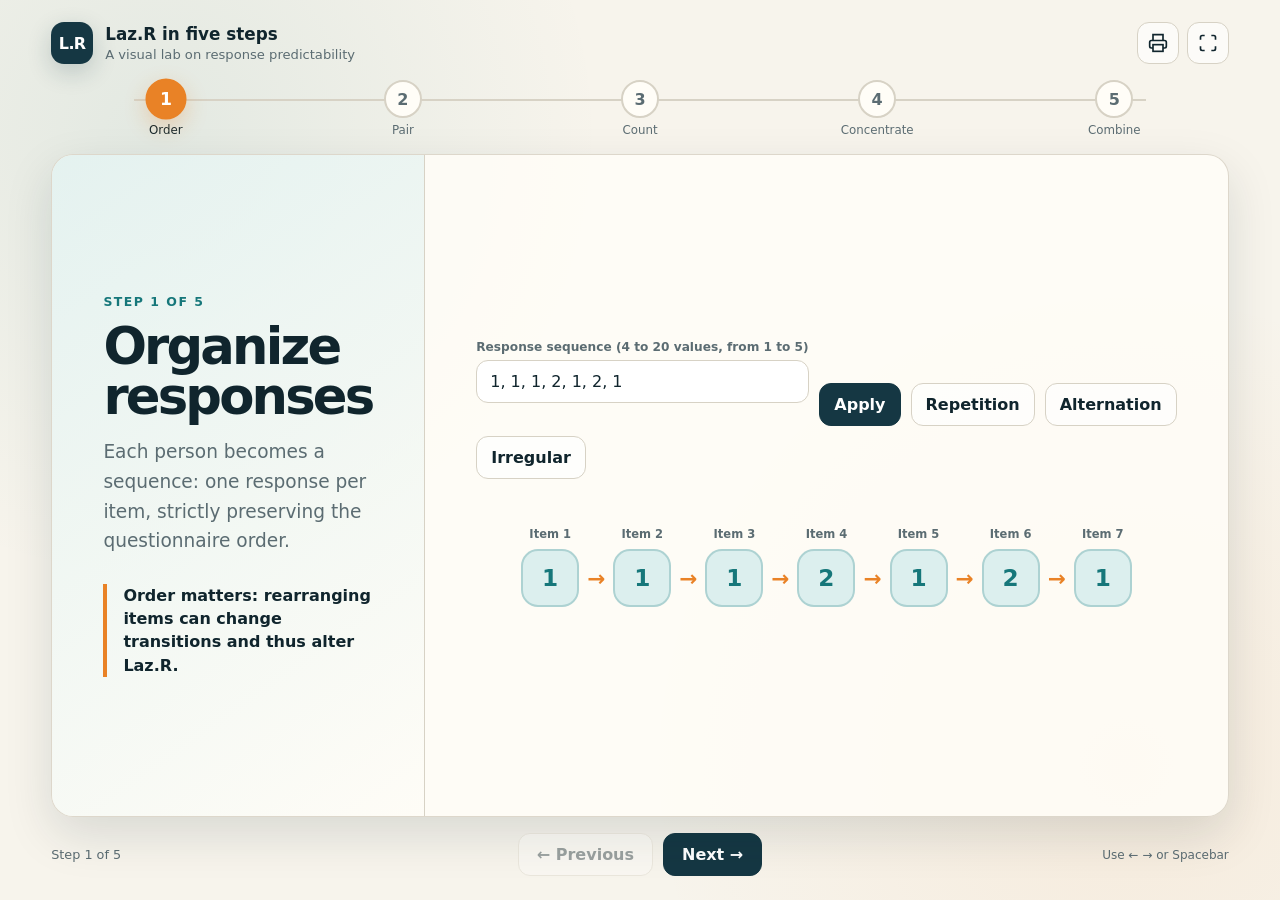
<file: Resources/Interactive/lazyR.html>
<!doctype html>
<html lang="en">
<head>
  <meta charset="utf-8">
  <meta name="viewport" content="width=device-width, initial-scale=1">
  <meta name="description" content="Visual and interactive explanation of the Laz.R index.">
  <title>Laz.R — visual interactive explanation</title>
  <style>
    :root {
      --ink: #10252d;
      --muted: #5b6c72;
      --paper: #f7f4ec;
      --surface: #fffdf7;
      --line: #d7d2c5;
      --teal: #16777a;
      --teal-soft: #dcefee;
      --orange: #e98226;
      --orange-soft: #f9e5d2;
      --navy: #153743;
      --white: #ffffff;
      --shadow: 0 18px 48px rgba(16, 37, 45, 0.13);
      --radius: 22px;
    }

    * { box-sizing: border-box; }

    html, body { margin: 0; min-height: 100%; }

    body {
      background:
        radial-gradient(circle at 12% 15%, rgba(22,119,122,.09), transparent 28rem),
        radial-gradient(circle at 88% 85%, rgba(233,130,38,.08), transparent 30rem),
        var(--paper);
      color: var(--ink);
      font-family: Inter, ui-sans-serif, system-ui, -apple-system, BlinkMacSystemFont,
        "Segoe UI", sans-serif;
    }

    button, input, select { font: inherit; }
    button { cursor: pointer; }

    .app {
      min-height: 100vh;
      display: grid;
      grid-template-rows: auto auto 1fr auto;
      padding: 22px clamp(18px, 4vw, 58px) 24px;
      gap: 16px;
    }

    .topbar {
      display: flex;
      align-items: center;
      justify-content: space-between;
      gap: 20px;
    }

    .brand { display: flex; align-items: center; gap: 12px; }
    .mark {
      width: 42px; height: 42px; border-radius: 13px;
      display: grid; place-items: center;
      background: var(--navy); color: var(--white);
      font-weight: 800; letter-spacing: -.04em;
      box-shadow: 0 8px 24px rgba(21,55,67,.2);
    }
    .brand-text strong { display: block; font-size: 1.05rem; }
    .brand-text span { color: var(--muted); font-size: .82rem; }

    .top-actions { display: flex; align-items: center; gap: 8px; }
    .icon-button, .small-button, .nav-button, .preset-button {
      border: 1px solid var(--line);
      background: rgba(255,255,255,.65);
      color: var(--ink);
      border-radius: 12px;
      transition: transform .16s ease, background .16s ease, border-color .16s ease;
    }
    .icon-button:hover, .small-button:hover, .nav-button:hover, .preset-button:hover {
      transform: translateY(-1px);
      border-color: var(--teal);
      background: var(--white);
    }
    .icon-button { width: 42px; height: 42px; display: grid; place-items: center; }
    .icon-button svg { width: 20px; height: 20px; }

    .stepper {
      display: grid;
      grid-template-columns: repeat(5, minmax(0, 1fr));
      gap: 8px;
      position: relative;
    }
    .stepper::before {
      content: "";
      position: absolute;
      left: 7%; right: 7%; top: 19px;
      height: 2px; background: var(--line); z-index: 0;
    }
    .step-tab {
      position: relative; z-index: 1;
      border: 0; background: transparent; color: var(--muted);
      display: grid; justify-items: center; gap: 6px;
      min-width: 0; padding: 0 3px;
    }
    .step-tab .number {
      width: 38px; height: 38px; border-radius: 50%;
      display: grid; place-items: center;
      background: var(--surface); border: 2px solid var(--line);
      font-weight: 800; transition: .2s ease;
    }
    .step-tab .label {
      max-width: 130px; font-size: .74rem; line-height: 1.15;
      white-space: nowrap; overflow: hidden; text-overflow: ellipsis;
    }
    .step-tab.done .number { background: var(--teal-soft); border-color: var(--teal); color: var(--teal); }
    .step-tab.active { color: var(--ink); }
    .step-tab.active .number {
      background: var(--orange); border-color: var(--orange); color: var(--white);
      transform: scale(1.08); box-shadow: 0 7px 20px rgba(233,130,38,.28);
    }

    .stage {
      position: relative;
      min-height: 520px;
      background: rgba(255,253,247,.86);
      border: 1px solid rgba(215,210,197,.85);
      border-radius: var(--radius);
      box-shadow: var(--shadow);
      display: grid;
      grid-template-columns: minmax(250px, .72fr) minmax(480px, 1.55fr);
      overflow: hidden;
    }

    .explanation {
      padding: clamp(28px, 4vw, 58px);
      background: linear-gradient(145deg, rgba(220,239,238,.74), rgba(255,253,247,.4));
      border-right: 1px solid var(--line);
      display: flex; flex-direction: column; justify-content: center;
    }
    .eyebrow {
      color: var(--teal); font-size: .78rem; font-weight: 800;
      letter-spacing: .12em; text-transform: uppercase;
    }
    h1 { margin: 12px 0 16px; font-size: clamp(2rem, 4vw, 4.1rem); line-height: .98; letter-spacing: -.055em; }
    .lead { margin: 0; color: var(--muted); font-size: clamp(1rem, 1.45vw, 1.25rem); line-height: 1.6; }
    .insight {
      margin-top: 28px; padding-left: 16px; border-left: 4px solid var(--orange);
      font-weight: 700; line-height: 1.45;
    }

    .visual {
      position: relative; min-width: 0;
      padding: clamp(26px, 4vw, 54px);
      display: flex; align-items: center; justify-content: center;
    }
    .visual-content { width: 100%; max-width: 900px; }

    .control-strip {
      display: flex; flex-wrap: wrap; align-items: end; gap: 10px;
      margin-bottom: 24px;
    }
    .field { flex: 1 1 300px; }
    .field label { display: block; font-size: .76rem; font-weight: 800; color: var(--muted); margin-bottom: 6px; }
    .field input {
      width: 100%; border: 1px solid var(--line); border-radius: 12px;
      background: var(--white); padding: 11px 13px; color: var(--ink);
    }
    .small-button, .preset-button { padding: 11px 14px; font-weight: 700; }
    .small-button.primary { background: var(--navy); color: var(--white); border-color: var(--navy); }
    .error { color: #a33b2c; min-height: 1.3em; font-size: .82rem; margin-top: 6px; }

    .sequence {
      display: flex; align-items: center; gap: 8px; flex-wrap: wrap;
      justify-content: center; min-height: 128px;
    }
    .item-node { display: grid; justify-items: center; gap: 8px; animation: rise .35s both; }
    .item-label { color: var(--muted); font-size: .72rem; font-weight: 700; }
    .response {
      width: 58px; height: 58px; border-radius: 17px;
      display: grid; place-items: center;
      background: var(--teal-soft); color: var(--teal); border: 2px solid rgba(22,119,122,.24);
      font-size: 1.45rem; font-weight: 850;
    }
    .arrow { color: var(--orange); font-weight: 900; font-size: 1.35rem; transform: translateY(12px); }

    .pairs {
      display: grid; grid-template-columns: repeat(auto-fit, minmax(100px, 1fr));
      gap: 12px;
    }
    .pair {
      min-height: 94px; border: 1px solid var(--line); border-radius: 16px;
      display: grid; place-items: center; align-content: center; gap: 6px;
      background: var(--white); animation: rise .35s both;
    }
    .pair strong { font-size: 1.35rem; }
    .pair span { color: var(--muted); font-size: .74rem; }
    .pair .pair-arrow { color: var(--orange); padding: 0 6px; }

    .matrix-wrap { display: grid; grid-template-columns: minmax(280px, 1fr) minmax(190px, .55fr); gap: 28px; align-items: center; }
    .matrix-title, .section-label { margin: 0 0 12px; color: var(--muted); font-size: .78rem; font-weight: 800; text-transform: uppercase; letter-spacing: .08em; }
    table { border-collapse: separate; border-spacing: 7px; width: 100%; }
    th { color: var(--muted); font-size: .73rem; font-weight: 800; }
    td {
      text-align: center; height: 58px; min-width: 52px; border-radius: 13px;
      background: var(--teal-soft); color: var(--teal); font-weight: 850; font-size: 1.15rem;
    }
    td.zero { background: #eeeae0; color: #998f80; }
    td.total { background: var(--orange-soft); color: #9a5016; }
    .matrix-note { color: var(--muted); line-height: 1.55; }
    .matrix-note strong { color: var(--ink); }

    .concentration-list { display: grid; gap: 20px; }
    .concentration-row { display: grid; grid-template-columns: 96px 1fr 88px; gap: 16px; align-items: center; }
    .state-chip { font-weight: 800; }
    .state-chip span { display: block; color: var(--muted); font-size: .75rem; font-weight: 600; }
    .prob-track { display: flex; height: 44px; border-radius: 13px; overflow: hidden; background: #eeeae0; }
    .prob-segment {
      min-width: 0; display: grid; place-items: center; color: var(--white);
      font-size: .77rem; font-weight: 800; transition: width .45s ease;
    }
    .prob-segment:nth-child(odd) { background: var(--teal); }
    .prob-segment:nth-child(even) { background: var(--orange); }
    .h-value { text-align: right; font-weight: 850; color: var(--navy); }
    .h-value span { display: block; font-size: .7rem; color: var(--muted); font-weight: 700; }
    .formula-note { margin-top: 24px; color: var(--muted); text-align: center; }
    .formula-note code { color: var(--ink); background: var(--orange-soft); padding: 4px 8px; border-radius: 8px; }

    .final-grid { display: grid; grid-template-columns: 1.15fr .85fr; gap: 34px; align-items: center; }
    .calculation { display: grid; gap: 13px; }
    .calc-line {
      display: flex; align-items: center; justify-content: space-between; gap: 16px;
      padding: 13px 0; border-bottom: 1px solid var(--line);
    }
    .calc-line span { color: var(--muted); }
    .calc-line strong { font-variant-numeric: tabular-nums; }
    .calc-line.total-line { border-bottom: 0; font-size: 1.12rem; }
    .gauge-wrap { display: grid; place-items: center; gap: 12px; }
    .gauge { width: min(280px, 100%); aspect-ratio: 1; position: relative; }
    .gauge svg { width: 100%; height: 100%; transform: rotate(-90deg); }
    .gauge circle { fill: none; stroke-width: 13; }
    .gauge .track { stroke: #e6e0d4; }
    .gauge .value { stroke: var(--orange); stroke-linecap: round; transition: stroke-dashoffset .7s ease; }
    .gauge-center { position: absolute; inset: 0; display: grid; place-content: center; text-align: center; }
    .gauge-center strong { font-size: clamp(2.2rem, 5vw, 4rem); letter-spacing: -.06em; }
    .gauge-center span { color: var(--muted); font-size: .78rem; font-weight: 800; text-transform: uppercase; letter-spacing: .1em; }
    .interpretation { color: var(--muted); text-align: center; line-height: 1.45; }

    .footer {
      display: grid; grid-template-columns: 1fr auto 1fr; align-items: center; gap: 18px;
    }
    .progress-copy { color: var(--muted); font-size: .8rem; }
    .nav-actions { display: flex; gap: 10px; }
    .nav-button { padding: 11px 18px; font-weight: 800; }
    .nav-button.next { background: var(--navy); color: var(--white); border-color: var(--navy); }
    .keyboard-tip { justify-self: end; color: var(--muted); font-size: .75rem; }

    .final-quote {
      position: absolute; left: 50%; bottom: 20px; transform: translateX(-50%);
      width: min(86%, 760px); text-align: center; color: var(--navy);
      font-weight: 800; opacity: 0; transition: opacity .3s ease;
    }
    .step-5 .final-quote { opacity: 1; }

    @keyframes rise {
      from { opacity: 0; transform: translateY(9px); }
      to { opacity: 1; transform: translateY(0); }
    }

    @media (max-width: 980px) {
      .app { min-height: auto; }
      .stage { grid-template-columns: 1fr; }
      .explanation { border-right: 0; border-bottom: 1px solid var(--line); padding: 28px; }
      h1 { font-size: 2.6rem; }
      .visual { padding: 28px; }
      .matrix-wrap, .final-grid { grid-template-columns: 1fr; }
      .matrix-note { text-align: center; }
      .final-quote { position: static; transform: none; width: auto; margin: 22px 28px 0; }
    }

    @media (max-width: 660px) {
      .app { padding: 14px; gap: 12px; }
      .brand-text span, .keyboard-tip, .step-tab .label { display: none; }
      .stepper::before { left: 10%; right: 10%; }
      .stage { min-height: 0; border-radius: 17px; }
      .explanation, .visual { padding: 22px; }
      h1 { font-size: 2.1rem; }
      .lead { font-size: .96rem; }
      .response { width: 46px; height: 46px; border-radius: 13px; }
      .arrow { font-size: 1rem; }
      .concentration-row { grid-template-columns: 78px 1fr; }
      .h-value { grid-column: 2; text-align: left; }
      .footer { grid-template-columns: 1fr auto; }
      .progress-copy { display: none; }
      .nav-actions { grid-column: 2; }
    }

    @media (prefers-reduced-motion: reduce) {
      *, *::before, *::after { animation-duration: .01ms !important; transition-duration: .01ms !important; }
    }

    @media print {
      body { background: white; }
      .app { padding: 0; display: block; }
      .top-actions, .stepper, .footer, .control-strip { display: none !important; }
      .topbar { margin-bottom: 16px; }
      .stage { box-shadow: none; min-height: 90vh; border: 1px solid #bbb; }
    }
  </style>
</head>
<body>
  <main class="app" id="app">
    <header class="topbar">
      <div class="brand">
        <div class="mark" aria-hidden="true">L.R</div>
        <div class="brand-text">
          <strong>Laz.R in five steps</strong>
          <span>A visual lab on response predictability</span>
        </div>
      </div>
      <div class="top-actions">
        <button class="icon-button" id="printButton" type="button" aria-label="Print or save as PDF" title="Print or save as PDF">
          <svg viewBox="0 0 24 24" fill="none" stroke="currentColor" stroke-width="2" aria-hidden="true"><path d="M6 9V2h12v7"/><path d="M6 18H4a2 2 0 0 1-2-2v-5a2 2 0 0 1 2-2h16a2 2 0 0 1 2 2v5a2 2 0 0 1-2 2h-2"/><rect x="6" y="14" width="12" height="8"/></svg>
        </button>
        <button class="icon-button" id="fullscreenButton" type="button" aria-label="Toggle full screen" title="Full screen">
          <svg viewBox="0 0 24 24" fill="none" stroke="currentColor" stroke-width="2" aria-hidden="true"><path d="M8 3H5a2 2 0 0 0-2 2v3M16 3h3a2 2 0 0 1 2 2v3M8 21H5a2 2 0 0 1-2-2v-3M16 21h3a2 2 0 0 0 2-2v-3"/></svg>
        </button>
      </div>
    </header>

    <nav class="stepper" aria-label="Explanation steps" id="stepper"></nav>

    <section class="stage" id="stage" aria-live="polite">
      <article class="explanation">
        <div class="eyebrow" id="eyebrow">Step 1 of 5</div>
        <h1 id="stepTitle">Organize responses</h1>
        <p class="lead" id="stepDescription"></p>
        <div class="insight" id="stepInsight"></div>
      </article>
      <div class="visual">
        <div class="visual-content" id="visualContent"></div>
      </div>
      <div class="final-quote">Laz.R measures how closely the sequence follows simple and predictable transition rules.</div>
    </section>

    <footer class="footer">
      <div class="progress-copy" id="progressCopy">Step 1 of 5</div>
      <div class="nav-actions">
        <button class="nav-button" id="previousButton" type="button">← Previous</button>
        <button class="nav-button next" id="nextButton" type="button">Next →</button>
      </div>
      <div class="keyboard-tip">Use ← → or Spacebar</div>
    </footer>
  </main>

  <script>
    (() => {
      "use strict";

      const steps = [
        {
          title: "Organize responses",
          tab: "Order",
          description: "Each person becomes a sequence: one response per item, strictly preserving the questionnaire order.",
          insight: "Order matters: rearranging items can change transitions and thus alter Laz.R."
        },
        {
          title: "Form the pairs",
          tab: "Pair",
          description: "Each response is linked to the immediately following response. With N items, there are N − 1 transitions.",
          insight: "The algorithm looks only one step back: this is the logic of a first-order Markov chain."
        },
        {
          title: "Count transitions",
          tab: "Count",
          description: "Pairs are gathered into a matrix. Rows represent origin responses; columns represent target responses.",
          insight: "The matrix compresses a long sequence into a compact map of response behavior."
        },
        {
          title: "Measure concentration",
          tab: "Concentrate",
          description: "For each preceding response, we observe whether subsequent responses disperse or concentrate on a single alternative.",
          insight: "The more concentrated the next response is, the more predictable the transition rule becomes."
        },
        {
          title: "Calculate the weighted mean",
          tab: "Combine",
          description: "Each row's concentration is weighted by the number of times that response initiated a transition.",
          insight: "The index ranges up to 1. High values indicate more regular sequences — through repetition, alternation, or cycles."
        }
      ];

      const presets = {
        didatico: [1, 1, 1, 2, 1, 2, 1],
        repeticao: [3, 3, 3, 3, 3, 3, 3],
        alternancia: [1, 2, 1, 2, 1, 2, 1],
        irregular: [1, 4, 2, 5, 1, 3, 2, 4, 5, 2]
      };

      let values = [...presets.didatico];
      let currentStep = 0;

      const app = document.getElementById("app");
      const stage = document.getElementById("stage");
      const stepper = document.getElementById("stepper");
      const visualContent = document.getElementById("visualContent");
      const previousButton = document.getElementById("previousButton");
      const nextButton = document.getElementById("nextButton");

      const fmt = value => value.toLocaleString("en-US", { minimumFractionDigits: 3, maximumFractionDigits: 3 });

      function escapeHtml(text) {
        return String(text).replace(/[&<>"]/g, char => ({ "&": "&amp;", "<": "&lt;", ">": "&gt;", '"': "&quot;" })[char]);
      }

      function analyze(sequence) {
        const states = [...new Set(sequence)].sort((a, b) => a - b);
        const counts = Object.fromEntries(states.map(from => [from, Object.fromEntries(states.map(to => [to, 0]))]));
        for (let i = 0; i < sequence.length - 1; i += 1) counts[sequence[i]][sequence[i + 1]] += 1;
        const rows = states.map(from => {
          const total = states.reduce((sum, to) => sum + counts[from][to], 0);
          const probabilities = Object.fromEntries(states.map(to => [to, total ? counts[from][to] / total : 0]));
          const concentration = states.reduce((sum, to) => sum + probabilities[to] ** 2, 0);
          const contribution = total * concentration;
          return { from, total, probabilities, concentration, contribution };
        }).filter(row => row.total > 0);
        const transitions = sequence.slice(0, -1).map((from, index) => ({ from, to: sequence[index + 1] }));
        const lazr = rows.reduce((sum, row) => sum + row.contribution, 0) / transitions.length;
        return { states, counts, rows, transitions, lazr };
      }

      function controlsHtml() {
        return `
          <div class="control-strip">
            <div class="field">
              <label for="sequenceInput">Response sequence (4 to 20 values, from 1 to 5)</label>
              <input id="sequenceInput" value="${values.join(", ")}" inputmode="numeric" aria-describedby="sequenceError">
              <div class="error" id="sequenceError" role="alert"></div>
            </div>
            <button class="small-button primary" id="applySequence" type="button">Apply</button>
            <button class="preset-button" data-preset="repeticao" type="button">Repetition</button>
            <button class="preset-button" data-preset="alternancia" type="button">Alternation</button>
            <button class="preset-button" data-preset="irregular" type="button">Irregular</button>
          </div>`;
      }

      function sequenceHtml(withArrows = true) {
        return `<div class="sequence" aria-label="Response sequence">${values.map((value, index) => `
          <div class="item-node" style="animation-delay:${index * 35}ms">
            <span class="item-label">Item ${index + 1}</span>
            <span class="response">${value}</span>
          </div>${withArrows && index < values.length - 1 ? '<span class="arrow" aria-hidden="true">→</span>' : ""}`
        ).join("")}</div>`;
      }

      function renderStepOne() {
        visualContent.innerHTML = controlsHtml() + sequenceHtml(true);
        bindSequenceControls();
      }

      function renderStepTwo(model) {
        visualContent.innerHTML = `
          <p class="section-label">${model.transitions.length} consecutive transitions</p>
          <div class="pairs">${model.transitions.map((pair, index) => `
            <div class="pair" style="animation-delay:${index * 45}ms" aria-label="Transition ${index + 1}: ${pair.from} to ${pair.to}">
              <strong>${pair.from}<span class="pair-arrow">→</span>${pair.to}</strong>
              <span>Item ${index + 1} → Item ${index + 2}</span>
            </div>`).join("")}
          </div>`;
      }

      function renderStepThree(model) {
        const headers = model.states.map(state => `<th scope="col">Next ${state}</th>`).join("");
        const rows = model.states.map(from => {
          const total = model.states.reduce((sum, to) => sum + model.counts[from][to], 0);
          return `<tr><th scope="row">Current ${from}</th>${model.states.map(to => {
            const count = model.counts[from][to];
            return `<td class="${count === 0 ? "zero" : ""}" title="${from} → ${to}: ${count} time(s)">${count}</td>`;
          }).join("")}<td class="total">${total}</td></tr>`;
        }).join("");
        visualContent.innerHTML = `
          <div class="matrix-wrap">
            <div>
              <p class="matrix-title">Transition matrix</p>
              <table aria-label="Transition counts">
                <thead><tr><th></th>${headers}<th>Total</th></tr></thead>
                <tbody>${rows}</tbody>
              </table>
            </div>
            <div class="matrix-note">
              <strong>Read by row.</strong><br>
              Each cell counts how many times a preceding response was followed by another. Total cell count is <strong>${model.transitions.length}</strong>.
            </div>
          </div>`;
      }

      function renderStepFour(model) {
        visualContent.innerHTML = `
          <div class="concentration-list">${model.rows.map(row => `
            <div class="concentration-row">
              <div class="state-chip">After ${row.from}<span>${row.total} transition(s)</span></div>
              <div class="prob-track" aria-label="Distribution of next responses after ${row.from}">
                ${model.states.filter(to => row.probabilities[to] > 0).map(to => {
                  const p = row.probabilities[to];
                  return `<div class="prob-segment" style="width:${p * 100}%" title="${row.from} → ${to}: ${(p * 100).toFixed(0)}%">→ ${to}: ${(p * 100).toFixed(0)}%</div>`;
                }).join("")}
              </div>
              <div class="h-value">${fmt(row.concentration)}<span>Σ p²</span></div>
            </div>`).join("")}
          </div>
          <div class="formula-note"><code>concentration = p₁² + p₂² + …</code> — squaring rewards concentrated distributions.</div>`;
      }

      function interpretation(value) {
        if (value >= .9) return "Almost deterministic transitions: the next response is highly predictable.";
        if (value >= .65) return "Relatively concentrated and predictable transitions.";
        if (value >= .4) return "Intermediate predictability in this sequence.";
        return "More dispersed and less predictable transitions.";
      }

      function renderStepFive(model) {
        const circumference = 2 * Math.PI * 72;
        const offset = circumference * (1 - model.lazr);
        visualContent.innerHTML = `
          <div class="final-grid">
            <div class="calculation">
              <p class="section-label">Weighted contribution of each preceding response</p>
              ${model.rows.map(row => `
                <div class="calc-line">
                  <span>After ${row.from}: ${row.total} × ${fmt(row.concentration)}</span>
                  <strong>${fmt(row.contribution)}</strong>
                </div>`).join("")}
              <div class="calc-line total-line">
                <span>Sum ÷ ${model.transitions.length} transitions</span>
                <strong>${fmt(model.rows.reduce((sum, row) => sum + row.contribution, 0))} ÷ ${model.transitions.length}</strong>
              </div>
            </div>
            <div class="gauge-wrap">
              <div class="gauge" role="img" aria-label="Laz.R equals ${fmt(model.lazr)}">
                <svg viewBox="0 0 180 180" aria-hidden="true">
                  <circle class="track" cx="90" cy="90" r="72"></circle>
                  <circle class="value" cx="90" cy="90" r="72" stroke-dasharray="${circumference}" stroke-dashoffset="${offset}"></circle>
                </svg>
                <div class="gauge-center"><strong>${fmt(model.lazr)}</strong><span>Laz.R</span></div>
              </div>
              <div class="interpretation">${interpretation(model.lazr)}</div>
            </div>
          </div>`;
      }

      function bindSequenceControls() {
        const input = document.getElementById("sequenceInput");
        const error = document.getElementById("sequenceError");
        const apply = () => {
          const tokens = input.value.split(/[;,\s]+/).filter(Boolean);
          const parsed = tokens.map(Number);
          if (parsed.length < 4 || parsed.length > 20 || parsed.some(value => !Number.isInteger(value) || value < 1 || value > 5)) {
            error.textContent = "Please enter 4 to 20 integers between 1 and 5.";
            return;
          }
          values = parsed;
          error.textContent = "";
          render();
        };
        document.getElementById("applySequence").addEventListener("click", apply);
        input.addEventListener("keydown", event => { if (event.key === "Enter") apply(); });
        document.querySelectorAll("[data-preset]").forEach(button => {
          button.addEventListener("click", () => {
            values = [...presets[button.dataset.preset]];
            render();
          });
        });
      }

      function render() {
        const step = steps[currentStep];
        const model = analyze(values);
        document.getElementById("eyebrow").textContent = `Step ${currentStep + 1} of 5`;
        document.getElementById("stepTitle").textContent = step.title;
        document.getElementById("stepDescription").textContent = step.description;
        document.getElementById("stepInsight").textContent = step.insight;
        document.getElementById("progressCopy").textContent = `Step ${currentStep + 1} of 5`;
        stage.className = `stage step-${currentStep + 1}`;
        previousButton.disabled = currentStep === 0;
        previousButton.style.opacity = currentStep === 0 ? ".4" : "1";
        nextButton.textContent = currentStep === steps.length - 1 ? "Restart ↺" : "Next →";

        stepper.innerHTML = steps.map((item, index) => `
          <button class="step-tab ${index < currentStep ? "done" : ""} ${index === currentStep ? "active" : ""}"
            type="button" data-step="${index}" aria-current="${index === currentStep ? "step" : "false"}" aria-label="Step ${index + 1}: ${item.title}">
            <span class="number">${index + 1}</span><span class="label">${item.tab}</span>
          </button>`).join("");
        stepper.querySelectorAll("[data-step]").forEach(button => button.addEventListener("click", () => {
          currentStep = Number(button.dataset.step); render();
        }));

        [renderStepOne, renderStepTwo, renderStepThree, renderStepFour, renderStepFive][currentStep](model);
      }

      function move(delta) {
        if (delta > 0 && currentStep === steps.length - 1) currentStep = 0;
        else currentStep = Math.max(0, Math.min(steps.length - 1, currentStep + delta));
        render();
      }

      previousButton.addEventListener("click", () => move(-1));
      nextButton.addEventListener("click", () => move(1));
      document.getElementById("printButton").addEventListener("click", () => window.print());
      document.getElementById("fullscreenButton").addEventListener("click", async () => {
        try {
          if (!document.fullscreenElement) await document.documentElement.requestFullscreen();
          else await document.exitFullscreen();
        } catch (_) { /* Fullscreen can be blocked by browser policy. */ }
      });
      document.addEventListener("keydown", event => {
        if (["INPUT", "TEXTAREA"].includes(document.activeElement.tagName)) return;
        if (event.key === "ArrowRight" || event.key === " ") { event.preventDefault(); move(1); }
        if (event.key === "ArrowLeft") { event.preventDefault(); move(-1); }
      });

      render();
    })();
  </script>
</body>
</html>
</file>
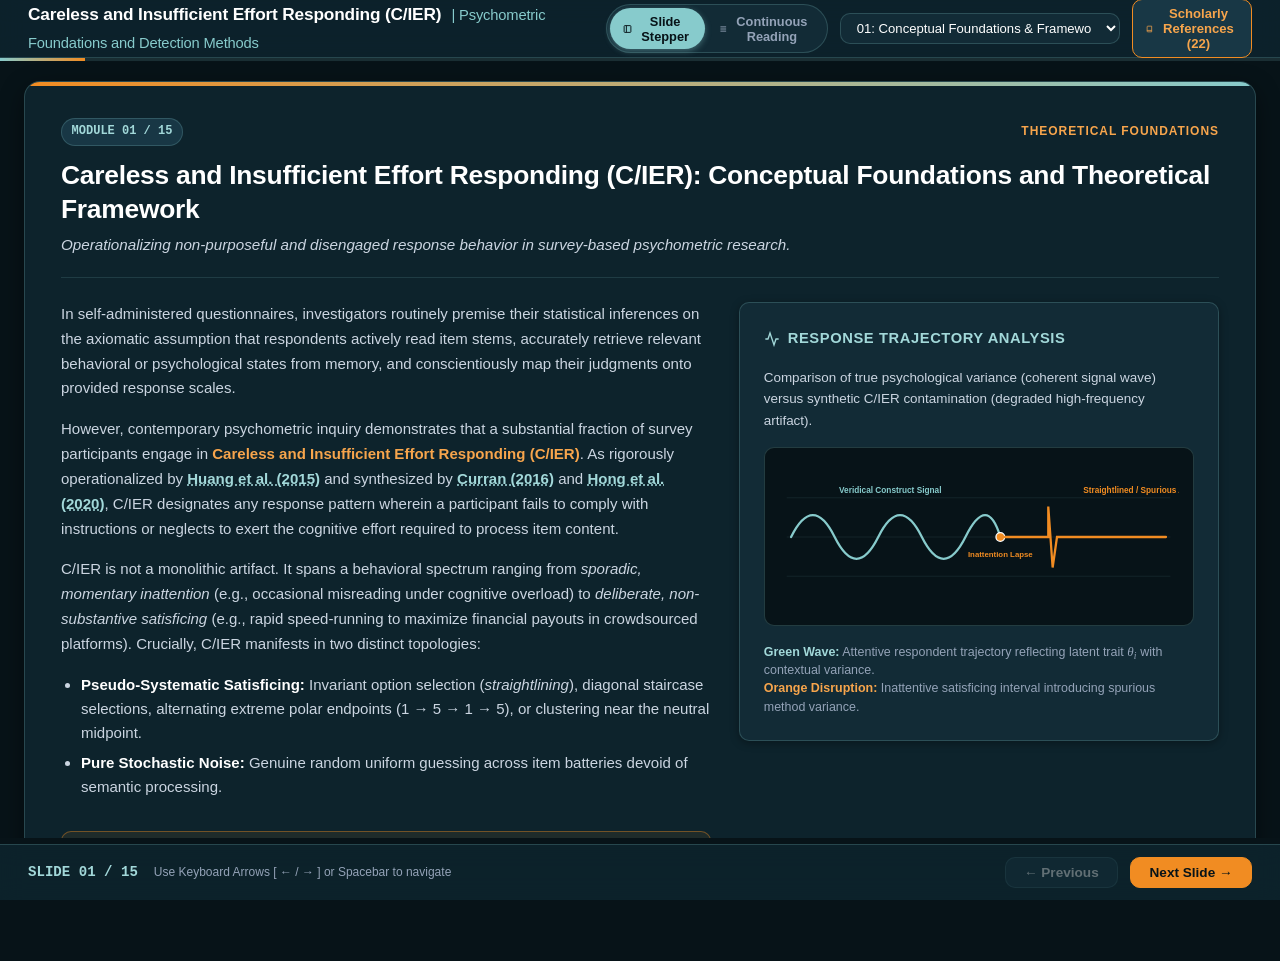
<file: Resources/Media/cier_presentation.html>
<!DOCTYPE html>
<html lang="en">
<head>
  <meta charset="UTF-8">
  <meta name="viewport" content="width=device-width, initial-scale=1.0">
  <title>Careless and Insufficient Effort Responding (C/IER): Psychometric Foundations and Detection Methods</title>
  <style>
    /* ==========================================================================
       DESIGN SYSTEM & COLOR TOKENS
       Palette: Dark Blue (#0D232C), Vibrant Orange (#F18C22), Light Green/Teal (#87CBCC)
       ========================================================================== */
    :root {
      --navy-950: #071318;
      --navy-900: #0D232C;
      --navy-850: #122B36;
      --navy-800: #183745;
      --navy-700: #20495B;
      --navy-600: #2A5D74;
      
      --orange-500: #F18C22;
      --orange-400: #F7A54C;
      --orange-600: #D87612;
      --orange-glow: rgba(241, 140, 34, 0.25);
      
      --teal-500: #87CBCC;
      --teal-400: #A2D8D9;
      --teal-600: #68B4B5;
      --teal-glow: rgba(135, 203, 204, 0.2);
      
      --text-main: #FFFFFF;
      --text-sub: #CBD5E1;
      --text-muted: #94A3B8;
      
      --border-subtle: rgba(135, 203, 204, 0.22);
      --border-strong: rgba(135, 203, 204, 0.45);
      --border-orange: rgba(241, 140, 34, 0.4);
      
      --radius-sm: 6px;
      --radius-md: 10px;
      --radius-lg: 16px;
      --radius-full: 9999px;
      
      --font-sans: -apple-system, BlinkMacSystemFont, "Segoe UI", Roboto, "Helvetica Neue", Arial, sans-serif;
      --font-serif-math: "Cambria Math", "Latin Modern Math", "STIX Two Math", "Times New Roman", Times, Georgia, serif;
      --font-mono: "JetBrains Mono", Consolas, "Courier New", monospace;
      
      --shadow-sm: 0 2px 8px rgba(0, 0, 0, 0.35);
      --shadow-md: 0 8px 24px rgba(0, 0, 0, 0.45);
      --shadow-lg: 0 16px 40px rgba(0, 0, 0, 0.6);
      --shadow-glow: 0 0 25px rgba(241, 140, 34, 0.2);
    }

    * {
      box-sizing: border-box;
      margin: 0;
      padding: 0;
    }

    body {
      background-color: var(--navy-950);
      color: var(--text-main);
      font-family: var(--font-sans);
      line-height: 1.6;
      -webkit-font-smoothing: antialiased;
      overflow-x: clip;
      min-height: 100vh;
    }

    /* Math & Scientific Typography */
    i.math-var {
      font-family: var(--font-serif-math);
      font-style: italic;
      font-size: 1.05em;
      letter-spacing: 0.02em;
    }

    sub, sup {
      font-size: 0.74em;
      line-height: 0;
      position: relative;
      vertical-align: baseline;
    }
    sub { bottom: -0.25em; }
    sup { top: -0.45em; }

    /* ==========================================================================
       TOP APP HEADER
       ========================================================================== */
    .app-header {
      position: fixed;
      top: 0;
      left: 0;
      right: 0;
      width: 100%;
      height: 58px;
      z-index: 1000;
      background: rgba(13, 35, 44, 0.96);
      backdrop-filter: blur(12px);
      border-bottom: 1px solid var(--border-subtle);
      padding: 0 1.75rem;
      display: flex;
      align-items: center;
      justify-content: space-between;
      gap: 1rem;
      box-sizing: border-box;
    }

    .brand-group {
      display: flex;
      align-items: center;
      gap: 0.75rem;
    }

    .brand-title {
      font-size: 1.08rem;
      font-weight: 700;
      color: var(--text-main);
      letter-spacing: -0.01em;
    }

    .brand-title span {
      color: var(--teal-500);
      font-weight: 400;
      font-size: 0.92rem;
      margin-left: 0.35rem;
    }

    .header-controls {
      display: flex;
      align-items: center;
      gap: 0.75rem;
    }

    .mode-switch-group {
      display: flex;
      background: var(--navy-850);
      border: 1px solid var(--border-subtle);
      border-radius: var(--radius-full);
      padding: 3px;
    }

    .mode-btn {
      background: transparent;
      border: none;
      color: var(--text-muted);
      padding: 0.35rem 0.85rem;
      font-size: 0.8rem;
      font-weight: 600;
      border-radius: var(--radius-full);
      cursor: pointer;
      transition: all 0.2s ease;
      display: flex;
      align-items: center;
      gap: 0.4rem;
    }

    .mode-btn.active {
      background: var(--teal-500);
      color: var(--navy-950);
      font-weight: 700;
      box-shadow: 0 2px 6px rgba(135, 203, 204, 0.4);
    }

    .nav-select {
      background: var(--navy-850);
      border: 1px solid var(--border-subtle);
      color: var(--text-main);
      padding: 0.4rem 0.75rem;
      font-size: 0.82rem;
      border-radius: var(--radius-md);
      cursor: pointer;
      max-width: 280px;
      outline: none;
    }

    .nav-select:focus {
      border-color: var(--orange-500);
    }

    .ref-btn {
      background: var(--navy-800);
      border: 1px solid var(--orange-500);
      color: var(--orange-400);
      padding: 0.4rem 0.85rem;
      font-size: 0.82rem;
      font-weight: 600;
      border-radius: var(--radius-md);
      cursor: pointer;
      display: flex;
      align-items: center;
      gap: 0.4rem;
      transition: all 0.2s ease;
    }

    .ref-btn:hover {
      background: var(--orange-500);
      color: var(--navy-950);
    }

    /* Progress bar */
    .progress-track {
      position: fixed;
      top: 58px;
      left: 0;
      right: 0;
      width: 100%;
      height: 3px;
      background: rgba(135, 203, 204, 0.15);
      z-index: 999;
    }

    .progress-fill {
      height: 100%;
      background: linear-gradient(90deg, var(--teal-500), var(--orange-500));
      width: 6.66%;
      transition: width 0.3s ease;
    }

    /* ==========================================================================
       MAIN CONTENT CONTAINER
       ========================================================================== */
    .main-wrapper {
      max-width: 1400px;
      margin: 0 auto;
      display: flex;
      gap: 2rem;
      box-sizing: border-box;
    }

    /* Table of contents sidebar (Document Mode) */
    .toc-sidebar {
      position: sticky;
      top: 77px;
      width: 290px;
      flex-shrink: 0;
      background: var(--navy-900);
      border: 1px solid var(--border-subtle);
      border-radius: var(--radius-lg);
      padding: 1.25rem;
      height: calc(100vh - 95px);
      overflow-y: auto;
      align-self: flex-start;
      display: none;
      z-index: 50;
      box-shadow: var(--shadow-sm);
    }

    .toc-title {
      font-size: 0.82rem;
      font-weight: 700;
      letter-spacing: 0.06em;
      text-transform: uppercase;
      color: var(--orange-400);
      margin-bottom: 0.85rem;
      display: flex;
      align-items: center;
      gap: 0.4rem;
    }

    .toc-list {
      list-style: none;
      display: flex;
      flex-direction: column;
      gap: 0.35rem;
    }

    .toc-link {
      color: var(--text-sub);
      text-decoration: none;
      font-size: 0.8rem;
      padding: 0.35rem 0.5rem;
      border-radius: var(--radius-sm);
      display: block;
      transition: all 0.2s ease;
      line-height: 1.35;
      border-left: 2px solid transparent;
    }

    .toc-link:hover, .toc-link.active {
      color: var(--text-main);
      background: var(--navy-850);
      border-left-color: var(--teal-500);
      padding-left: 0.75rem;
    }

    .content-area {
      flex: 1;
      min-width: 0;
    }

    /* ==========================================================================
       SLIDE / MODULE CARD STYLING
       ========================================================================== */
    .module-card {
      background: var(--navy-900);
      border: 1px solid var(--border-subtle);
      border-radius: var(--radius-lg);
      padding: 2.25rem;
      margin-bottom: 2.5rem;
      box-shadow: var(--shadow-md);
      position: relative;
      overflow: hidden;
      transition: opacity 0.3s ease, transform 0.3s ease;
    }

    /* Stepper Mode: Fixed viewport, slide area scrolls internally if needed, zero blank bottom void */
    html.stepper-mode, body.stepper-mode {
      height: 100vh;
      overflow: hidden;
    }

    .stepper-mode .main-wrapper {
      margin-top: 61px;
      height: calc(100vh - 61px - 62px);
      overflow-y: auto;
      padding: 1.25rem 1.5rem;
      margin-left: auto;
      margin-right: auto;
      max-width: 1400px;
      width: 100%;
    }

    .stepper-mode .module-card {
      display: none;
      margin-bottom: 0;
      min-height: auto;
    }

    .stepper-mode .toc-sidebar {
      display: none !important;
    }

    /* Document Mode: Clean native window scroll across all 15 stacked modules */
    html.document-mode {
      height: auto;
      overflow-y: auto;
    }

    body.document-mode {
      height: auto;
      min-height: 100vh;
      overflow-y: visible;
      overflow-x: clip;
    }

    .document-mode .main-wrapper {
      margin-top: 61px;
      height: auto;
      min-height: calc(100vh - 61px);
      overflow: visible;
      padding: 1.5rem 1.5rem 6rem;
      display: flex;
      gap: 2rem;
      align-items: flex-start;
      max-width: 1400px;
      margin-left: auto;
      margin-right: auto;
      width: 100%;
    }

    .document-mode .toc-sidebar {
      display: block !important;
      position: sticky;
      top: 77px;
      width: 290px;
      flex-shrink: 0;
      background: var(--navy-900);
      border: 1px solid var(--border-subtle);
      border-radius: var(--radius-lg);
      padding: 1.25rem;
      height: calc(100vh - 95px);
      overflow-y: auto;
      align-self: flex-start;
      z-index: 50;
      box-shadow: var(--shadow-sm);
    }

    .document-mode .content-area {
      flex: 1;
      min-width: 0;
    }

    .document-mode .module-card {
      display: block !important;
      margin-bottom: 2.5rem;
      min-height: auto;
      scroll-margin-top: 77px;
    }

    .document-mode #stepper-footer {
      display: none !important;
    }

    .stepper-mode .module-card.active-slide {
      display: block;
      animation: fadeInSlide 0.35s cubic-bezier(0.16, 1, 0.3, 1);
    }

    @keyframes fadeInSlide {
      from {
        opacity: 0;
        transform: translateY(12px);
      }
      to {
        opacity: 1;
        transform: translateY(0);
      }
    }

    .module-card::before {
      content: "";
      position: absolute;
      top: 0;
      left: 0;
      width: 100%;
      height: 4px;
      background: linear-gradient(90deg, var(--orange-500), var(--teal-500));
    }

    .module-header {
      margin-bottom: 1.5rem;
      border-bottom: 1px solid rgba(135, 203, 204, 0.15);
      padding-bottom: 1.25rem;
    }

    .module-meta-bar {
      display: flex;
      align-items: center;
      justify-content: space-between;
      margin-bottom: 0.75rem;
      flex-wrap: wrap;
      gap: 0.5rem;
    }

    .module-number-badge {
      font-size: 0.75rem;
      font-family: var(--font-mono);
      font-weight: 700;
      background: var(--navy-800);
      color: var(--teal-400);
      padding: 0.2rem 0.6rem;
      border-radius: var(--radius-full);
      border: 1px solid var(--border-subtle);
      display: inline-flex;
      align-items: center;
      gap: 0.35rem;
    }

    .module-category {
      font-size: 0.75rem;
      text-transform: uppercase;
      letter-spacing: 0.08em;
      color: var(--orange-400);
      font-weight: 600;
    }

    .module-title {
      font-size: 1.65rem;
      font-weight: 700;
      line-height: 1.3;
      color: var(--text-main);
      margin-bottom: 0.5rem;
      letter-spacing: -0.01em;
    }

    .module-abstract {
      font-size: 0.95rem;
      color: var(--text-sub);
      font-style: italic;
      line-height: 1.5;
    }

    .grid-2col {
      display: grid;
      grid-template-columns: 1.15fr 0.85fr;
      gap: 1.75rem;
      align-items: start;
    }

    @media (max-width: 1024px) {
      .grid-2col {
        grid-template-columns: 1fr;
      }
    }

    .text-column {
      font-size: 0.94rem;
      color: var(--text-sub);
      display: flex;
      flex-direction: column;
      gap: 1rem;
    }

    .text-column p {
      line-height: 1.65;
    }

    .text-column strong {
      color: var(--text-main);
    }

    .interactive-column {
      background: var(--navy-850);
      border: 1px solid var(--border-subtle);
      border-radius: var(--radius-md);
      padding: 1.5rem;
      box-shadow: var(--shadow-sm);
    }

    .widget-title {
      font-size: 0.92rem;
      font-weight: 700;
      color: var(--teal-400);
      margin-bottom: 1rem;
      display: flex;
      align-items: center;
      gap: 0.5rem;
      text-transform: uppercase;
      letter-spacing: 0.04em;
    }

    /* Math Box */
    .math-block {
      background: var(--navy-950);
      border: 1px solid var(--border-subtle);
      border-left: 3px solid var(--teal-500);
      border-radius: var(--radius-sm);
      padding: 1.1rem 1.4rem;
      margin: 0.85rem 0;
      overflow-x: auto;
    }

    .math-formula {
      font-family: var(--font-serif-math);
      font-size: 1.18rem;
      color: var(--teal-400);
      margin-bottom: 0.35rem;
      line-height: 1.6;
      letter-spacing: 0.02em;
    }

    .math-desc {
      font-size: 0.82rem;
      color: var(--text-muted);
      font-style: italic;
    }

    .callout-box {
      background: rgba(241, 140, 34, 0.08);
      border: 1px solid var(--border-orange);
      border-radius: var(--radius-md);
      padding: 1rem 1.25rem;
      margin: 1rem 0;
    }

    .callout-title {
      font-size: 0.85rem;
      font-weight: 700;
      color: var(--orange-400);
      text-transform: uppercase;
      letter-spacing: 0.05em;
      margin-bottom: 0.4rem;
      display: flex;
      align-items: center;
      gap: 0.4rem;
    }

    .callout-content {
      font-size: 0.88rem;
      color: var(--text-sub);
      line-height: 1.5;
    }

    .cite {
      color: var(--teal-400);
      cursor: pointer;
      text-decoration: underline dotted;
      font-weight: 600;
      transition: color 0.2s ease;
    }

    .cite:hover {
      color: var(--orange-400);
    }

    /* ==========================================================================
       INTERACTIVE WIDGET COMPONENTS
       ========================================================================== */
    .slider-control-group {
      margin-bottom: 1.15rem;
    }

    .slider-label-row {
      display: flex;
      justify-content: space-between;
      align-items: center;
      font-size: 0.82rem;
      color: var(--text-sub);
      margin-bottom: 0.4rem;
    }

    .slider-val-badge {
      font-family: var(--font-mono);
      font-weight: 700;
      color: var(--orange-400);
      background: var(--navy-950);
      padding: 0.15rem 0.5rem;
      border-radius: var(--radius-sm);
      border: 1px solid rgba(241, 140, 34, 0.3);
    }

    input[type=range] {
      -webkit-appearance: none;
      width: 100%;
      height: 6px;
      background: var(--navy-950);
      border-radius: var(--radius-full);
      outline: none;
    }

    input[type=range]::-webkit-slider-thumb {
      -webkit-appearance: none;
      appearance: none;
      width: 18px;
      height: 18px;
      border-radius: 50%;
      background: var(--orange-500);
      cursor: pointer;
      box-shadow: 0 0 8px rgba(241, 140, 34, 0.6);
      transition: transform 0.15s ease;
    }

    input[type=range]::-webkit-slider-thumb:hover {
      transform: scale(1.15);
    }

    .simulation-output-panel {
      background: var(--navy-950);
      border: 1px solid var(--border-subtle);
      border-radius: var(--radius-md);
      padding: 1.25rem;
      margin-top: 1rem;
      display: grid;
      grid-template-columns: repeat(2, 1fr);
      gap: 1rem;
      text-align: center;
    }

    .sim-metric-val {
      font-size: 1.6rem;
      font-weight: 800;
      font-family: var(--font-mono);
      color: var(--orange-400);
      line-height: 1.2;
    }

    .sim-metric-label {
      font-size: 0.74rem;
      text-transform: uppercase;
      letter-spacing: 0.05em;
      color: var(--text-muted);
      margin-top: 0.2rem;
    }

    .viz-canvas-container {
      background: var(--navy-950);
      border: 1px solid var(--border-subtle);
      border-radius: var(--radius-md);
      padding: 0.75rem;
      margin: 1rem 0;
      position: relative;
    }

    canvas {
      width: 100%;
      height: 200px;
      display: block;
    }

    .tab-header {
      display: flex;
      gap: 0.5rem;
      margin-bottom: 1rem;
      border-bottom: 1px solid var(--border-subtle);
      padding-bottom: 0.5rem;
    }

    .tab-btn {
      background: transparent;
      border: none;
      color: var(--text-muted);
      font-size: 0.82rem;
      font-weight: 600;
      padding: 0.4rem 0.75rem;
      border-radius: var(--radius-sm);
      cursor: pointer;
      transition: all 0.2s ease;
    }

    .tab-btn.active {
      background: var(--navy-800);
      color: var(--orange-400);
      border-bottom: 2px solid var(--orange-500);
    }

    .tab-panel {
      display: none;
      font-size: 0.88rem;
      line-height: 1.55;
    }

    .tab-panel.active {
      display: block;
      animation: fadeInSlide 0.25s ease;
    }

    .flow-steps-grid {
      display: grid;
      grid-template-columns: repeat(3, 1fr);
      gap: 0.85rem;
      margin: 1rem 0;
    }

    @media (max-width: 768px) {
      .flow-steps-grid {
        grid-template-columns: 1fr;
      }
    }

    .flow-card {
      background: var(--navy-950);
      border: 1px solid var(--border-subtle);
      border-radius: var(--radius-md);
      padding: 1.15rem;
      transition: transform 0.2s ease, border-color 0.2s ease;
      cursor: pointer;
    }

    .flow-card:hover {
      transform: translateY(-3px);
      border-color: var(--teal-500);
    }

    .flow-card-header {
      font-size: 0.75rem;
      font-weight: 800;
      text-transform: uppercase;
      letter-spacing: 0.05em;
      color: var(--orange-400);
      margin-bottom: 0.4rem;
    }

    .flow-card-title {
      font-size: 0.95rem;
      font-weight: 700;
      color: var(--text-main);
      margin-bottom: 0.4rem;
    }

    .flow-card-desc {
      font-size: 0.82rem;
      color: var(--text-sub);
      line-height: 1.45;
    }

    .quadrant-grid {
      display: grid;
      grid-template-columns: 1fr 1fr;
      gap: 0.85rem;
    }

    @media (max-width: 600px) {
      .quadrant-grid {
        grid-template-columns: 1fr;
      }
    }

    .quadrant-box {
      background: var(--navy-950);
      border: 1px solid var(--border-subtle);
      border-radius: var(--radius-md);
      padding: 1.15rem;
      border-top: 3px solid var(--teal-500);
    }

    .quadrant-box.risk-high {
      border-top-color: var(--orange-500);
    }

    .quadrant-title {
      font-size: 0.9rem;
      font-weight: 700;
      color: var(--text-main);
      margin-bottom: 0.35rem;
      display: flex;
      align-items: center;
      justify-content: space-between;
    }

    .quadrant-desc {
      font-size: 0.8rem;
      color: var(--text-sub);
      line-height: 1.4;
    }

    .pattern-input-row {
      display: flex;
      gap: 0.5rem;
      margin-bottom: 0.85rem;
    }

    .pattern-input {
      flex: 1;
      background: var(--navy-950);
      border: 1px solid var(--border-subtle);
      color: var(--text-main);
      font-family: var(--font-mono);
      font-size: 0.88rem;
      padding: 0.45rem 0.75rem;
      border-radius: var(--radius-sm);
      outline: none;
    }

    .pattern-input:focus {
      border-color: var(--teal-500);
    }

    .pattern-presets {
      display: flex;
      flex-wrap: wrap;
      gap: 0.4rem;
      margin-bottom: 1rem;
    }

    .preset-chip {
      background: var(--navy-800);
      border: 1px solid var(--border-subtle);
      color: var(--text-sub);
      font-family: var(--font-mono);
      font-size: 0.72rem;
      padding: 0.2rem 0.5rem;
      border-radius: var(--radius-sm);
      cursor: pointer;
      transition: all 0.2s ease;
    }

    .preset-chip:hover {
      background: var(--teal-500);
      color: var(--navy-950);
    }

    .statement-box {
      background: var(--navy-950);
      border: 1px solid var(--teal-500);
      border-radius: var(--radius-md);
      padding: 1.25rem;
      font-size: 0.85rem;
      color: var(--text-sub);
      line-height: 1.6;
      font-style: italic;
      position: relative;
    }

    .copy-btn {
      position: absolute;
      top: 0.75rem;
      right: 0.75rem;
      background: var(--teal-500);
      color: var(--navy-950);
      border: none;
      padding: 0.25rem 0.6rem;
      font-size: 0.72rem;
      font-weight: 700;
      border-radius: var(--radius-sm);
      cursor: pointer;
    }

    /* ==========================================================================
       BOTTOM SLIDE CONTROLS (Stepper Mode)
       ========================================================================== */
    .slide-stepper-footer {
      position: fixed;
      bottom: 0;
      left: 0;
      width: 100%;
      background: rgba(13, 35, 44, 0.95);
      backdrop-filter: blur(12px);
      border-top: 1px solid var(--border-subtle);
      padding: 0.75rem 1.75rem;
      display: flex;
      align-items: center;
      justify-content: space-between;
      z-index: 90;
    }

    .stepper-info {
      display: flex;
      align-items: center;
      gap: 1rem;
    }

    .stepper-counter {
      font-family: var(--font-mono);
      font-size: 0.88rem;
      font-weight: 700;
      color: var(--teal-400);
    }

    .stepper-hint {
      font-size: 0.75rem;
      color: var(--text-muted);
    }

    @media (max-width: 600px) {
      .stepper-hint {
        display: none;
      }
    }

    .stepper-nav-btns {
      display: flex;
      gap: 0.75rem;
    }

    .nav-arrow-btn {
      background: var(--navy-800);
      border: 1px solid var(--teal-500);
      color: var(--text-main);
      padding: 0.45rem 1.15rem;
      font-size: 0.85rem;
      font-weight: 700;
      border-radius: var(--radius-md);
      cursor: pointer;
      display: flex;
      align-items: center;
      gap: 0.5rem;
      transition: all 0.2s ease;
    }

    .nav-arrow-btn:hover:not(:disabled) {
      background: var(--teal-500);
      color: var(--navy-950);
      box-shadow: 0 0 12px rgba(135, 203, 204, 0.4);
    }

    .nav-arrow-btn:disabled {
      opacity: 0.35;
      cursor: not-allowed;
      border-color: var(--border-subtle);
    }

    .nav-arrow-btn.primary {
      background: var(--orange-500);
      border-color: var(--orange-500);
      color: var(--navy-950);
    }

    .nav-arrow-btn.primary:hover:not(:disabled) {
      background: var(--orange-400);
      box-shadow: 0 0 14px rgba(241, 140, 34, 0.5);
    }

    /* ==========================================================================
       MODAL: ACADEMIC REFERENCES & BIBLIOGRAPHY
       ========================================================================== */
    .modal-backdrop {
      position: fixed;
      top: 0;
      left: 0;
      width: 100%;
      height: 100%;
      background: rgba(7, 19, 24, 0.85);
      backdrop-filter: blur(8px);
      z-index: 1000;
      display: none;
      align-items: center;
      justify-content: center;
      padding: 1.5rem;
    }

    .modal-backdrop.active {
      display: flex;
      animation: fadeInSlide 0.2s ease;
    }

    .modal-dialog {
      background: var(--navy-900);
      border: 1px solid var(--border-strong);
      border-radius: var(--radius-lg);
      max-width: 900px;
      width: 100%;
      max-height: 85vh;
      display: flex;
      flex-direction: column;
      box-shadow: var(--shadow-lg);
      overflow: hidden;
    }

    .modal-header {
      padding: 1.25rem 1.5rem;
      border-bottom: 1px solid var(--border-subtle);
      display: flex;
      justify-content: space-between;
      align-items: center;
      background: var(--navy-850);
    }

    .modal-title {
      font-size: 1.15rem;
      font-weight: 700;
      color: var(--orange-400);
      display: flex;
      align-items: center;
      gap: 0.5rem;
    }

    .modal-close-btn {
      background: transparent;
      border: none;
      color: var(--text-muted);
      font-size: 1.4rem;
      cursor: pointer;
      line-height: 1;
      transition: color 0.2s ease;
    }

    .modal-close-btn:hover {
      color: var(--text-main);
    }

    .modal-body {
      padding: 1.5rem;
      overflow-y: auto;
      display: flex;
      flex-direction: column;
      gap: 1.25rem;
    }

    .bib-entry {
      background: var(--navy-950);
      border: 1px solid var(--border-subtle);
      border-radius: var(--radius-md);
      padding: 1rem 1.25rem;
      font-size: 0.86rem;
      line-height: 1.5;
    }

    .bib-entry-key {
      font-family: var(--font-mono);
      font-weight: 700;
      color: var(--teal-400);
      margin-bottom: 0.3rem;
      font-size: 0.78rem;
    }

    .bib-entry-text {
      color: var(--text-sub);
    }

    .bib-entry-text em {
      color: var(--text-main);
      font-style: italic;
    }

    .bib-doi {
      margin-top: 0.35rem;
      font-size: 0.76rem;
      color: var(--orange-400);
      font-family: var(--font-mono);
    }

    .cite-popover {
      position: absolute;
      background: var(--navy-850);
      border: 1px solid var(--teal-500);
      border-radius: var(--radius-md);
      padding: 0.85rem 1rem;
      font-size: 0.8rem;
      color: var(--text-sub);
      box-shadow: var(--shadow-lg);
      z-index: 500;
      max-width: 320px;
      pointer-events: none;
      opacity: 0;
      transform: translateY(6px);
      transition: opacity 0.2s ease, transform 0.2s ease;
    }

    .cite-popover.visible {
      opacity: 1;
      transform: translateY(0);
    }
  </style>
</head>
<body class="stepper-mode">

  <!-- ========================================================================
       TOP HEADER & NAVIGATION BAR
       ======================================================================== -->
  <header class="app-header">
    <div class="brand-group">
      <h1 class="brand-title">Careless and Insufficient Effort Responding (C/IER) <span>| Psychometric Foundations and Detection Methods</span></h1>
    </div>

    <div class="header-controls">
      <div class="mode-switch-group">
        <button id="btn-stepper" class="mode-btn active" onclick="switchMode('stepper')">
          <svg width="14" height="14" viewBox="0 0 24 24" fill="none" stroke="currentColor" stroke-width="2.5"><rect x="3" y="3" width="18" height="18" rx="2"/><line x1="9" y1="3" x2="9" y2="21"/></svg>
          Slide Stepper
        </button>
        <button id="btn-doc" class="mode-btn" onclick="switchMode('document')">
          <svg width="14" height="14" viewBox="0 0 24 24" fill="none" stroke="currentColor" stroke-width="2.5"><line x1="4" y1="6" x2="20" y2="6"/><line x1="4" y1="12" x2="20" y2="12"/><line x1="4" y1="18" x2="20" y2="18"/></svg>
          Continuous Reading
        </button>
      </div>

      <select id="jump-select" class="nav-select" onchange="jumpToModule(this.value)">
        <option value="0">01: Conceptual Foundations & Framework</option>
        <option value="1">02: Measurement Error Paradigms</option>
        <option value="2">03: Comparative Psychometrics (SDR & ARS)</option>
        <option value="3">04: Catalyst–Carrier–Consequence Model</option>
        <option value="4">05: Etiological Vectors & Interactions</option>
        <option value="5">06: Midpoint Attraction Mechanism</option>
        <option value="6">07: Methodological Vulnerabilities</option>
        <option value="7">08: Dual-Front Data Quality Framework</option>
        <option value="8">09: Ex Ante Procedural Controls</option>
        <option value="9">10: Post Hoc Statistical Diagnostics</option>
        <option value="10">11: Markov Transition Detection (Laz.R)</option>
        <option value="11">12: Latent Mixture & Response Time</option>
        <option value="12">13: Intensive Longitudinal Dynamics (EMA)</option>
        <option value="13">14: Cross-Sectional Triage Funnel</option>
        <option value="14">15: Synthesis & Reporting Standards</option>
      </select>

      <button class="ref-btn" onclick="openRefModal()">
        <svg width="14" height="14" viewBox="0 0 24 24" fill="none" stroke="currentColor" stroke-width="2.5"><path d="M4 19.5A2.5 2.5 0 0 1 6.5 17H20"/><path d="M6.5 2H20v20H6.5A2.5 2.5 0 0 1 4 19.5v-15A2.5 2.5 0 0 1 6.5 2z"/></svg>
        Scholarly References (22)
      </button>
    </div>
  </header>

  <!-- Progress Bar -->
  <div class="progress-track">
    <div id="progress-bar" class="progress-fill"></div>
  </div>

  <!-- ========================================================================
       MAIN BODY & MODULE CONTAINERS
       ======================================================================== -->
  <div class="main-wrapper">

    <!-- Sticky TOC Sidebar (Visible in Document Mode) -->
    <aside id="toc-sidebar" class="toc-sidebar">
      <div class="toc-title">
        <svg width="14" height="14" viewBox="0 0 24 24" fill="none" stroke="currentColor" stroke-width="2"><path d="M14 2H6a2 2 0 0 0-2 2v16a2 2 0 0 0 2 2h12a2 2 0 0 0 2-2V8z"/><polyline points="14 2 14 8 20 8"/><line x1="16" y1="13" x2="8" y2="13"/><line x1="16" y1="17" x2="8" y2="17"/><polyline points="10 9 9 9 8 9"/></svg>
        Psychometric Modules
      </div>
      <ul class="toc-list" id="toc-list">
      </ul>
    </aside>

    <!-- Content Presentation Area -->
    <main class="content-area" id="content-area">

      <!-- ====================================================================
           MODULE 01
           ==================================================================== -->
      <article class="module-card active-slide" id="slide-0" data-index="0">
        <div class="module-header">
          <div class="module-meta-bar">
            <span class="module-number-badge">MODULE 01 / 15</span>
            <span class="module-category">Theoretical Foundations</span>
          </div>
          <h2 class="module-title">Careless and Insufficient Effort Responding (C/IER): Conceptual Foundations and Theoretical Framework</h2>
          <p class="module-abstract">Operationalizing non-purposeful and disengaged response behavior in survey-based psychometric research.</p>
        </div>

        <div class="grid-2col">
          <div class="text-column">
            <p>
              In self-administered questionnaires, investigators routinely premise their statistical inferences on the axiomatic assumption that respondents actively read item stems, accurately retrieve relevant behavioral or psychological states from memory, and conscientiously map their judgments onto provided response scales. 
            </p>
            <p>
              However, contemporary psychometric inquiry demonstrates that a substantial fraction of survey participants engage in <strong style="color:var(--orange-400)">Careless and Insufficient Effort Responding (C/IER)</strong>. As rigorously operationalized by <span class="cite" data-cite="huang2015">Huang et al. (2015)</span> and synthesized by <span class="cite" data-cite="curran2016">Curran (2016)</span> and <span class="cite" data-cite="hong2020">Hong et al. (2020)</span>, C/IER designates any response pattern wherein a participant fails to comply with instructions or neglects to exert the cognitive effort required to process item content.
            </p>
            <p>
              C/IER is not a monolithic artifact. It spans a behavioral spectrum ranging from <em>sporadic, momentary inattention</em> (e.g., occasional misreading under cognitive overload) to <em>deliberate, non-substantive satisficing</em> (e.g., rapid speed-running to maximize financial payouts in crowdsourced platforms). Crucially, C/IER manifests in two distinct topologies:
            </p>
            <ul style="padding-left:1.25rem; display:flex; flex-direction:column; gap:0.4rem;">
              <li><strong>Pseudo-Systematic Satisficing:</strong> Invariant option selection (<em>straightlining</em>), diagonal staircase selections, alternating extreme polar endpoints (1 &rarr; 5 &rarr; 1 &rarr; 5), or clustering near the neutral midpoint.</li>
              <li><strong>Pure Stochastic Noise:</strong> Genuine random uniform guessing across item batteries devoid of semantic processing.</li>
            </ul>
            <div class="callout-box">
              <div class="callout-title">Epidemiological Scope in Empirical Science</div>
              <div class="callout-content">
                Meta-analytic investigations (<span class="cite" data-cite="curran2016">Curran, 2016</span>; <span class="cite" data-cite="huang2026">Huang et al., 2026</span>) reveal that C/IER prevalence systematically contaminates between <strong>5% and 15%</strong> of cross-sectional survey samples in organizational, psychological, and behavioral domains. Even at baseline contamination rates as low as 5%, statistical parameters experience profound inferential instability.
              </div>
            </div>
          </div>

          <div class="interactive-column">
            <div class="widget-title">
              <svg width="16" height="16" viewBox="0 0 24 24" fill="none" stroke="currentColor" stroke-width="2"><path d="M22 12h-4l-3 9L9 3l-3 9H2"/></svg>
              Response Trajectory Analysis
            </div>
            <p style="font-size:0.84rem; color:var(--text-sub); margin-bottom:1rem;">
              Comparison of true psychological variance (coherent signal wave) versus synthetic C/IER contamination (degraded high-frequency artifact).
            </p>
            <div class="viz-canvas-container" style="height:auto; padding:0.85rem;">
              <svg width="100%" height="150" viewBox="0 0 460 150" style="display:block;" xmlns="http://www.w3.org/2000/svg">
                <!-- Background Grid -->
                <line x1="10" y1="30" x2="450" y2="30" stroke="rgba(135, 203, 204, 0.1)"/>
                <line x1="10" y1="75" x2="450" y2="75" stroke="rgba(135, 203, 204, 0.1)"/>
                <line x1="10" y1="120" x2="450" y2="120" stroke="rgba(135, 203, 204, 0.1)"/>

                <!-- Attentive Signal Wave (Green) -->
                <path d="M 15 75 Q 40 25, 65 75 T 115 75 T 165 75 T 215 75 T 255 75" fill="none" stroke="#87CBCC" stroke-width="2.6" stroke-linecap="round"/>
                
                <!-- Transition Pulse Point -->
                <circle cx="255" cy="75" r="5" fill="#F18C22" stroke="#FFFFFF" stroke-width="1.5"/>
                <text x="255" y="98" fill="#F18C22" font-size="9" font-weight="700" text-anchor="middle">Inattention Lapse</text>

                <!-- Corrupted / Straightlined C/IER Signal (Orange) -->
                <path d="M 255 75 L 310 75 L 310 40 L 315 110 L 320 75 L 445 75" fill="none" stroke="#F18C22" stroke-width="2.6" stroke-linecap="round"/>

                <!-- Labels -->
                <text x="70" y="24" fill="#87CBCC" font-size="9.5" font-weight="700">Veridical Construct Signal</text>
                <text x="350" y="24" fill="#F18C22" font-size="9.5" font-weight="700">Straightlined / Spurious Artifact</text>
              </svg>
            </div>
            <div style="font-size:0.78rem; color:var(--text-muted); line-height:1.45;">
              <span style="color:var(--teal-400); font-weight:700;">Green Wave:</span> Attentive respondent trajectory reflecting latent trait <i class="math-var">&theta;<sub>i</sub></i> with contextual variance.<br>
              <span style="color:var(--orange-400); font-weight:700;">Orange Disruption:</span> Inattentive satisficing interval introducing spurious method variance.
            </div>
          </div>
        </div>
      </article>

      <!-- ====================================================================
           MODULE 02
           ==================================================================== -->
      <article class="module-card" id="slide-1" data-index="1">
        <div class="module-header">
          <div class="module-meta-bar">
            <span class="module-number-badge">MODULE 02 / 15</span>
            <span class="module-category">Psychometric Theory</span>
          </div>
          <h2 class="module-title">Measurement Error Paradigms: Differentiating Classical Random Attenuation from Systematic Covariance Inflation</h2>
          <p class="module-abstract">Why the classical test theory assumption of orthogonal error fails in the presence of C/IER.</p>
        </div>

        <div class="grid-2col">
          <div class="text-column">
            <p>
              In classical psychometrics, measurement error is historically formalized within the Classical Test Theory (CTT) framework:
            </p>
            <div class="math-block">
              <div class="math-formula">
                <i class="math-var">X</i> = <i class="math-var">T<sub>X</sub></i> + <i class="math-var">E<sub>X</sub></i> &nbsp;&nbsp;&nbsp;&nbsp;and&nbsp;&nbsp;&nbsp;&nbsp; <i class="math-var">Y</i> = <i class="math-var">T<sub>Y</sub></i> + <i class="math-var">E<sub>Y</sub></i>
              </div>
              <div class="math-desc">Classical Orthogonality Assumption: <i>Cov</i>(<i class="math-var">E<sub>X</sub></i>, <i class="math-var">E<sub>Y</sub></i>) = 0</div>
            </div>
            <p>
              Under this orthodox formulation, error variance (<i class="math-var">E</i>) represents independent, idiosyncratic Gaussian noise. The theoretical consequence of random noise is purely <em>attenuating</em>: it inflates standard errors, reduces internal consistency reliability (Cronbach's <i class="math-var">&alpha;</i>, McDonald's <i class="math-var">&omega;</i>), and attenuates observed effect sizes towards zero (Observed <i class="math-var">r<sub>XY</sub></i> &lt; True <i class="math-var">&rho;<sub>XY</sub></i>). Consequently, classical theory reassuringly concluded that careless responding merely produced <strong>Type II errors</strong> (failure to detect true relationships).
            </p>
            <p>
              The paradigm-shifting contribution of <span class="cite" data-cite="huang2015">Huang, Liu, and Bowling (2015)</span> demonstrated that this classical assumption is empirically invalid for careless responding. When disengaged participants adopt non-random response patterns across multiple survey scales (e.g., tending toward midpoint choices or straightlining), the response artifact is <strong>shared across instruments</strong>:
            </p>
            <div class="math-block">
              <div class="math-formula">
                <i>Cov</i>(<i class="math-var">E<sub>X</sub></i>, <i class="math-var">E<sub>Y</sub></i>) &ne; 0 &nbsp;&rArr;&nbsp; <i>Cov</i>(<i class="math-var">X</i>, <i class="math-var">Y</i>) = <i>Cov</i>(<i class="math-var">T<sub>X</sub></i>, <i class="math-var">T<sub>Y</sub></i>) + <i>Cov</i>(<i class="math-var">E<sub>X</sub></i>, <i class="math-var">E<sub>Y</sub></i>)
              </div>
            </div>
            <p>
              Because <i>Cov</i>(<i class="math-var">E<sub>X</sub></i>, <i class="math-var">E<sub>Y</sub></i>) is strictly non-zero, C/IER operates as an unmeasured <strong>Common Method Factor</strong>. Far from merely attenuating correlations, it mechanically induces <strong>spurious covariance</strong>, triggering catastrophic <strong>Type I errors</strong>&mdash;leading investigators to discover and publish statistically significant relations between constructs where the true population correlation is exactly zero (<span class="cite" data-cite="curran2016">Curran, 2016</span>).
            </p>
          </div>

          <div class="interactive-column">
            <div class="widget-title">
              <svg width="16" height="16" viewBox="0 0 24 24" fill="none" stroke="currentColor" stroke-width="2"><circle cx="12" cy="12" r="10"/><path d="m4.93 4.93 4.24 4.24"/><path d="m14.83 9.17 4.24-4.24"/><path d="m14.83 14.83 4.24 4.24"/><path d="m9.17 14.83-4.24 4.24"/></svg>
              Error Covariance Impact Simulator
            </div>
            <p style="font-size:0.84rem; color:var(--text-sub); margin-bottom:1rem;">
              Observe how shifting from pure orthogonal noise to shared C/IER method covariance distorts the observed bivariate relationship (<i class="math-var">N</i> = 300).
            </p>

            <div class="slider-control-group">
              <div class="slider-label-row">
                <span>Shared Method Error Covariance <i>Cov</i>(<i class="math-var">E<sub>X</sub></i>, <i class="math-var">E<sub>Y</sub></i>):</span>
                <span class="slider-val-badge" id="val-s2-cov">0.00</span>
              </div>
              <input type="range" id="slider-s2-cov" min="0" max="0.40" step="0.02" value="0.00" oninput="updateSlide2Sim(this.value)">
            </div>

            <div class="simulation-output-panel">
              <div>
                <div class="sim-metric-val" id="disp-s2-r">0.00</div>
                <div class="sim-metric-label">Observed <i class="math-var">r<sub>XY</sub></i> (True <i class="math-var">&rho;</i> = 0.00)</div>
              </div>
              <div>
                <div class="sim-metric-val" id="disp-s2-type1">5.0%</div>
                <div class="sim-metric-label">Empirical Type I Error (<i class="math-var">&alpha;</i> = .05)</div>
              </div>
            </div>

            <div class="viz-canvas-container" style="height:140px; margin-top:1rem;">
              <canvas id="canvas-slide-2" style="height:120px;"></canvas>
            </div>
          </div>
        </div>
      </article>

      <!-- ====================================================================
           MODULE 03
           ==================================================================== -->
      <article class="module-card" id="slide-2" data-index="2">
        <div class="module-header">
          <div class="module-meta-bar">
            <span class="module-number-badge">MODULE 03 / 15</span>
            <span class="module-category">Differential Psychometrics</span>
          </div>
          <h2 class="module-title">Comparative Psychometric Taxonomy: Differentiating C/IER from Social Desirability and Acquiescence Response Styles</h2>
          <p class="module-abstract">Isolating task disengagement from substantive impression management and directional response heuristics.</p>
        </div>

        <div class="grid-2col">
          <div class="text-column">
            <p>
              Methodological rigor necessitates clear diagnostic boundaries between C/IER and classical survey response biases. Historically, researchers have occasionally conflated C/IER with <strong>Social Desirability (SDR)</strong> or <strong>Acquiescence Response Style (ARS)</strong>, because all three inject construct-irrelevant variance and threaten construct validity (<span class="cite" data-cite="alarcon2022">Alarcon & Lee, 2022</span>; <span class="cite" data-cite="hong2020">Hong et al., 2020</span>).
            </p>
            <p>
              However, the theoretical etiologies and cognitive processes governing these phenomena diverge fundamentally:
            </p>
            <ul style="padding-left:1.25rem; display:flex; flex-direction:column; gap:0.6rem;">
              <li>
                <strong>Social Desirability (SDR):</strong> An intentional, motivated process of impression management and self-deceptive enhancement. The respondent <em>thoroughly reads</em> and cognitively comprehends the item content, deliberately selecting choices that align with social norms or expectations.
              </li>
              <li>
                <strong>Acquiescence Response Style (ARS):</strong> A directional heuristic characterized by the propensity to agree with assertions regardless of semantic content. While cognitive processing is reduced, the respondent still processes linguistic anchors and applies a uniform positive valence.
              </li>
              <li>
                <strong>C/IER:</strong> Characterized by <em>complete cognitive task disengagement</em>. The respondent bypasses semantic interpretation entirely. Response vectors are dictated by motor satisficing (e.g., straightlining option 3) or arbitrary stochastic selection.
              </li>
            </ul>
            <div class="callout-box">
              <div class="callout-title">The Alarcon & Lee (2022) Empirical Finding</div>
              <div class="callout-content">
                Empirical investigations comparing C/IER indices with traditional response style metrics demonstrate only weak-to-modest bivariate correlations (<i class="math-var">r</i> &asymp; .12 &minus; .24). This confirms that C/IER is a psychometrically distinct entity requiring specialized detection procedures rather than standard response-style corrections.
              </div>
            </div>
          </div>

          <div class="interactive-column">
            <div class="widget-title">
              <svg width="16" height="16" viewBox="0 0 24 24" fill="none" stroke="currentColor" stroke-width="2"><path d="M16 21v-2a4 4 0 0 0-4-4H6a4 4 0 0 0-4 4v2"/><circle cx="9" cy="7" r="4"/><path d="M22 21v-2a4 4 0 0 0-3-3.87"/><path d="M16 3.13a4 4 0 0 1 0 7.75"/></svg>
              Differential Diagnostic Matrix
            </div>

            <div class="tab-header">
              <button class="tab-btn active" onclick="switchDiagTab('tab-cier')">C/IER</button>
              <button class="tab-btn" onclick="switchDiagTab('tab-sdr')">Social Desirability</button>
              <button class="tab-btn" onclick="switchDiagTab('tab-ars')">Acquiescence</button>
            </div>

            <div id="tab-cier" class="tab-panel active">
              <div style="background:var(--navy-950); padding:1rem; border-radius:var(--radius-sm); border-left:3px solid var(--orange-500);">
                <div style="font-weight:700; color:var(--orange-400); margin-bottom:0.4rem;">Core Cognitive Driver</div>
                <div style="color:var(--text-sub); margin-bottom:0.75rem;">Apathy, cognitive fatigue, lack of task motivation; item semantic processing is absent.</div>
                <div style="font-weight:700; color:var(--teal-400); margin-bottom:0.4rem;">Observable Response Pattern</div>
                <div style="color:var(--text-sub); margin-bottom:0.75rem;">Extremely low response times (&lt;1.0 s/item), high Long String (LS), severe Infrequency/IMC failures.</div>
                <div style="font-weight:700; color:var(--text-main); margin-bottom:0.4rem;">Psychometric Impact</div>
                <div style="color:var(--text-sub);">Spurious covariance inflation across unrelated batteries; artificial factor structures; inflated Type I errors.</div>
              </div>
            </div>

            <div id="tab-sdr" class="tab-panel">
              <div style="background:var(--navy-950); padding:1rem; border-radius:var(--radius-sm); border-left:3px solid var(--teal-500);">
                <div style="font-weight:700; color:var(--teal-400); margin-bottom:0.4rem;">Core Cognitive Driver</div>
                <div style="color:var(--text-sub); margin-bottom:0.75rem;">Impression management, ego defense; respondent actively reads and edits responses to look favorable.</div>
                <div style="font-weight:700; color:var(--teal-400); margin-bottom:0.4rem;">Observable Response Pattern</div>
                <div style="color:var(--text-sub); margin-bottom:0.75rem;">Normal/elevated reading times; high scores on Marlowe-Crowne / BIDR scales; zero IMC failures.</div>
                <div style="font-weight:700; color:var(--text-main); margin-bottom:0.4rem;">Psychometric Impact</div>
                <div style="color:var(--text-sub);">Suppressed variance on sensitive traits; systematic substantive skew; altered regression intercepts.</div>
              </div>
            </div>

            <div id="tab-ars" class="tab-panel">
              <div style="background:var(--navy-950); padding:1rem; border-radius:var(--radius-sm); border-left:3px solid var(--orange-400);">
                <div style="font-weight:700; color:var(--orange-400); margin-bottom:0.4rem;">Core Cognitive Driver</div>
                <div style="color:var(--text-sub); margin-bottom:0.75rem;">Cognitive confirmation bias; heuristic tendency to agree with assertions regardless of reverse-wording.</div>
                <div style="font-weight:700; color:var(--teal-400); margin-bottom:0.4rem;">Observable Response Pattern</div>
                <div style="color:var(--text-sub); margin-bottom:0.75rem;">Simultaneous agreement with polar-opposite item pairs (low psychometric antonym consistency).</div>
                <div style="font-weight:700; color:var(--text-main); margin-bottom:0.4rem;">Psychometric Impact</div>
                <div style="color:var(--text-sub);">Artificial method factors in balanced scales; distorted bifactor model loadings.</div>
              </div>
            </div>
          </div>
        </div>
      </article>

      <!-- ====================================================================
           MODULE 04
           ==================================================================== -->
      <article class="module-card" id="slide-3" data-index="3">
        <div class="module-header">
          <div class="module-meta-bar">
            <span class="module-number-badge">MODULE 04 / 15</span>
            <span class="module-category">Methodological Mechanisms</span>
          </div>
          <h2 class="module-title">Structural Mechanisms of Inferential Distortion: The Catalyst&ndash;Carrier&ndash;Consequence Model (Process &rarr; CMV &rarr; CMB)</h2>
          <p class="module-abstract">Tracing the causal trajectory from micro-level cognitive satisficing to macro-level inferential bias.</p>
        </div>

        <div class="grid-2col">
          <div class="text-column">
            <p>
              To unify the survey methodology and psychometric treatments of C/IER, <span class="cite" data-cite="huang2015">Huang et al. (2015)</span> articulated the direct connection to the classical <strong>Common Method Variance (CMV)</strong> and <strong>Common Method Bias (CMB)</strong> literature (<span class="cite" data-cite="podsakoff2003">Podsakoff et al., 2003</span>, <span class="cite" data-cite="podsakoff2012">2012</span>; <span class="cite" data-cite="spector2006">Spector, 2006</span>).
            </p>
            <p>
              While researchers frequently use CMV and CMB interchangeably, maintaining their rigorous analytical distinction is critical:
            </p>
            <ul style="padding-left:1.25rem; display:flex; flex-direction:column; gap:0.5rem;">
              <li><strong>Common Method Variance (CMV):</strong> The shared variance attributable to the measurement method rather than the substantive latent constructs of interest.</li>
              <li><strong>Common Method Bias (CMB):</strong> The downstream inferential distortion (inflated parameter estimates, biased path coefficients, incorrect hypothesis tests) caused by CMV.</li>
            </ul>
            <p>
              We formalize the pathway through a three-stage tripartite sequence:
            </p>
            <div class="callout-box">
              <div class="callout-title">The Fundamental C/IER Method Axiom</div>
              <div class="callout-content" style="font-weight:600; color:var(--text-main);">
                "Every severe C/IER instance generates measurement error, but it constitutes Common Method Bias when the identical disengagement process uniformly affects multiple observed variables."
              </div>
            </div>
            <p>
              When a participant speed-clicks through both an independent variable scale (<i class="math-var">X</i>) and a dependent variable scale (<i class="math-var">Y</i>), the disengaged process acts as a shared variance carrier, binding <i class="math-var">X</i> and <i class="math-var">Y</i> together through non-substantive methodological covariance (<span class="cite" data-cite="ulitzsch2022">Ulitzsch et al., 2022</span>).
            </p>
          </div>

          <div class="interactive-column">
            <div class="widget-title">
              <svg width="16" height="16" viewBox="0 0 24 24" fill="none" stroke="currentColor" stroke-width="2"><polyline points="22 12 18 12 15 21 9 3 6 12 2 12"/></svg>
              The Tripartite Causal Pipeline
            </div>
            <p style="font-size:0.84rem; color:var(--text-sub); margin-bottom:1rem;">
              Click each component below to inspect the mathematical and structural equation mechanism:
            </p>

            <div class="flow-steps-grid" style="grid-template-columns:1fr; gap:0.6rem;">
              <div class="flow-card" onclick="inspectFlowStep('catalyst')">
                <div class="flow-card-header">STAGE 1: THE CATALYST (PROCESS)</div>
                <div class="flow-card-title">Micro-Level Cognitive Satisficing</div>
                <div class="flow-card-desc">Respondent is depleted or unmotivated. Skips reading item stems and executes arbitrary keystrokes across survey pages.</div>
              </div>
              <div class="flow-card" onclick="inspectFlowStep('carrier')">
                <div class="flow-card-header">STAGE 2: THE CARRIER (CMV)</div>
                <div class="flow-card-title">Shared Method Variance Extraction</div>
                <div class="flow-card-desc">The shared response behavior creates an unmeasured latent factor (<i class="math-var">F</i><sub>Method</sub>) loading onto items across unrelated batteries.</div>
              </div>
              <div class="flow-card" onclick="inspectFlowStep('consequence')">
                <div class="flow-card-header">STAGE 3: THE CONSEQUENCE (CMB)</div>
                <div class="flow-card-title">Inferential Estimation Distortion</div>
                <div class="flow-card-desc">Structural paths (<i class="math-var">&beta;<sub>YX</sub></i>) and correlations become biased. Statistical significance tests falsely reject <i class="math-var">H</i><sub>0</sub>.</div>
              </div>
            </div>

            <div id="flow-details-panel" style="background:var(--navy-950); border:1px solid var(--border-subtle); padding:0.85rem; border-radius:var(--radius-sm); font-size:0.82rem; color:var(--text-sub); margin-top:0.75rem;">
              <em>Click any stage above to display its structural modeling representation.</em>
            </div>
          </div>
        </div>
      </article>

      <!-- ====================================================================
           MODULE 05
           ==================================================================== -->
      <article class="module-card" id="slide-4" data-index="4">
        <div class="module-header">
          <div class="module-meta-bar">
            <span class="module-number-badge">MODULE 05 / 15</span>
            <span class="module-category">Survey Etiology & Design</span>
          </div>
          <h2 class="module-title">Etiological Determinants of Insufficient Effort: Interactions Between Instrument Architecture, Situational Context, and Respondent Dispositions</h2>
          <p class="module-abstract">Analyzing the triadic convergence of factors precipitating careless response behaviors.</p>
        </div>

        <div class="grid-2col">
          <div class="text-column">
            <p>
              Careless responding does not occur in an empirical vacuum. Rather, it emerges from the continuous dynamic interaction between three distinct etiological vectors (<span class="cite" data-cite="bowling2021">Bowling et al., 2021</span>; <span class="cite" data-cite="curran2016">Curran, 2016</span>):
            </p>
            <ol style="padding-left:1.25rem; display:flex; flex-direction:column; gap:0.6rem;">
              <li>
                <strong>Vector 1: Instrument Architecture (Directly Researcher-Controlled):</strong>
                Survey duration exceeding 15&ndash;20 minutes; repetitious matrix-grid layouts that foster optical hypnosis; double-barreled or overly complex syntactical item structures; absence of responsive mobile optimization.
              </li>
              <li>
                <strong>Vector 2: Situational Context & Incentives (Partially Controlled):</strong>
                Fixed-rate compensation structures on crowdsourced platforms (e.g., MTurk, Prolific) incentivizing minimum completion duration; unmonitored online settings with ambient distractions; perceived non-consequentiality of survey outcomes.
              </li>
              <li>
                <strong>Vector 3: Respondent Baseline Dispositions (Uncontrolled Baseline):</strong>
                Stable personality traits such as low Conscientiousness and low Agreeableness; low Need for Cognition; younger demographic cohorts; momentary cognitive fatigue or negative affect.
              </li>
            </ol>
            <div class="callout-box">
              <div class="callout-title">Methodological Action Principle</div>
              <div class="callout-content">
                While researchers cannot manipulate respondent dispositional baselines, <strong>instrument architecture and incentive structures are under total investigator control</strong>. Mitigating instrument fatigue reduces C/IER prevalence more effectively than post hoc participant exclusion (<span class="cite" data-cite="huang2012">Huang et al., 2012</span>).
              </div>
            </div>
          </div>

          <div class="interactive-column">
            <div class="widget-title">
              <svg width="16" height="16" viewBox="0 0 24 24" fill="none" stroke="currentColor" stroke-width="2"><polygon points="12 2 2 22 22 22"/></svg>
              Etiological Risk Vector Calculator
            </div>
            <p style="font-size:0.84rem; color:var(--text-sub); margin-bottom:1rem;">
              Adjust study design parameters to evaluate the predicted C/IER contamination threshold:
            </p>

            <div class="slider-control-group">
              <div class="slider-label-row">
                <span>Survey Duration (Minutes):</span>
                <span class="slider-val-badge" id="val-s5-len">12 min</span>
              </div>
              <input type="range" id="slider-s5-len" min="5" max="45" step="1" value="12" oninput="updateEtiologySim()">
            </div>

            <div class="slider-control-group">
              <div class="slider-label-row">
                <span>Matrix Grid Repetition (Scale Blocks):</span>
                <span class="slider-val-badge" id="val-s5-grid">2 Grids</span>
              </div>
              <input type="range" id="slider-s5-grid" min="1" max="10" step="1" value="2" oninput="updateEtiologySim()">
            </div>

            <div class="slider-control-group">
              <div class="slider-label-row">
                <span>Subject Pool Incentive Structure:</span>
                <span class="slider-val-badge" id="val-s5-pool">Academic Panel</span>
              </div>
              <input type="range" id="slider-s5-pool" min="1" max="3" step="1" value="2" oninput="updateEtiologySim()">
            </div>

            <div class="simulation-output-panel">
              <div>
                <div class="sim-metric-val" id="disp-s5-risk">6.8%</div>
                <div class="sim-metric-label">Estimated C/IER Rate</div>
              </div>
              <div>
                <div class="sim-metric-val" id="disp-s5-status" style="color:var(--teal-400)">MODERATE</div>
                <div class="sim-metric-label">Design Vulnerability</div>
              </div>
            </div>
          </div>
        </div>
      </article>

      <!-- ====================================================================
           MODULE 06
           ==================================================================== -->
      <article class="module-card" id="slide-5" data-index="5">
        <div class="module-header">
          <div class="module-meta-bar">
            <span class="module-number-badge">MODULE 06 / 15</span>
            <span class="module-category">Mathematical Psychometrics</span>
          </div>
          <h2 class="module-title">The Midpoint Attraction Mechanism: Mathematical Induction of Spurious Covariance and Type I Error Inflation</h2>
          <p class="module-abstract">Deriving the mathematical proof of correlation inflation via midpoint response clustering.</p>
        </div>

        <div class="grid-2col">
          <div class="text-column">
            <p>
              The most insidious mathematical mechanism through which C/IER generates Common Method Bias is the <strong>Midpoint Attraction Phenomenon</strong> formulated by <span class="cite" data-cite="huang2015">Huang et al. (2015)</span>.
            </p>
            <p>
              Consider a survey measuring two substantively orthogonal constructs, <i class="math-var">X</i> and <i class="math-var">Y</i> (True <i class="math-var">&rho;</i> = 0.00), on 5-point Likert scales (midpoint <i class="math-var">M</i> = 3.0). In typical organizational and psychological inquiries, attentive respondents possess true latent means displaced from the neutral midpoint (e.g., Job Satisfaction <i class="math-var">&mu;</i><sub><i class="math-var">X</i>,Att</sub> = 4.20 and Organizational Commitment <i class="math-var">&mu;</i><sub><i class="math-var">Y</i>,Att</sub> = 4.00).
            </p>
            <p>
              When a proportion <i class="math-var">p</i> of careless respondents disengage and cluster around the scale midpoint (<i class="math-var">M</i> = 3.0), the pooled sample covariance decomposes as:
            </p>
            <div class="math-block">
              <div class="math-formula">
                <i>Cov</i>(<i class="math-var">X</i>, <i class="math-var">Y</i>) = (1 &minus; <i class="math-var">p</i>) <i>Cov</i><sub>Att</sub>(<i class="math-var">X</i>, <i class="math-var">Y</i>) + <i class="math-var">p</i> <i>Cov</i><sub>CIER</sub>(<i class="math-var">X</i>, <i class="math-var">Y</i>) + <i class="math-var">p</i>(1 &minus; <i class="math-var">p</i>)(<i class="math-var">&mu;</i><sub><i class="math-var">X</i>,Att</sub> &minus; <i class="math-var">M</i>)(<i class="math-var">&mu;</i><sub><i class="math-var">Y</i>,Att</sub> &minus; <i class="math-var">M</i>)
              </div>
            </div>
            <p>
              When true covariance is zero (<i>Cov</i><sub>Att</sub>(<i class="math-var">X</i>, <i class="math-var">Y</i>) = 0) and careless responses are uncorrelated (<i>Cov</i><sub>CIER</sub>(<i class="math-var">X</i>, <i class="math-var">Y</i>) = 0), the equation simplifies to the <strong>Mean Displacement Product</strong>:
            </p>
            <div class="math-block">
              <div class="math-formula">
                <i>Cov</i><sub>Spurious</sub> = <i class="math-var">p</i>(1 &minus; <i class="math-var">p</i>)(<i class="math-var">&mu;</i><sub><i class="math-var">X</i>,Att</sub> &minus; <i class="math-var">M</i>)(<i class="math-var">&mu;</i><sub><i class="math-var">Y</i>,Att</sub> &minus; <i class="math-var">M</i>) &gt; 0
              </div>
            </div>
            <p>
              Because both (<i class="math-var">&mu;</i><sub><i class="math-var">X</i>,Att</sub> &minus; 3.0) &gt; 0 and (<i class="math-var">&mu;</i><sub><i class="math-var">Y</i>,Att</sub> &minus; 3.0) &gt; 0, their product is <strong>strictly positive</strong>. The mixture mechanically produces a spurious positive correlation. Notice also that if both scales had means below the midpoint, the product of two negatives is equally positive!
            </p>
          </div>

          <div class="interactive-column">
            <div class="widget-title">
              <svg width="16" height="16" viewBox="0 0 24 24" fill="none" stroke="currentColor" stroke-width="2"><path d="M3 3v18h18"/><path d="m19 9-5 5-4-4-3 3"/></svg>
              Live Midpoint Pull Simulator
            </div>
            <p style="font-size:0.84rem; color:var(--text-sub); margin-bottom:0.75rem;">
              Simulate live the bivariate correlation inflation induced by C/IER contamination under true null relationship (True <i class="math-var">&rho;</i> = 0.00, <i class="math-var">M</i> = 3.0).
            </p>

            <div class="slider-control-group">
              <div class="slider-label-row">
                <span>Attentive Group Mean <i class="math-var">&mu;</i><sub><i class="math-var">X</i>,Att</sub>:</span>
                <span class="slider-val-badge" id="val-s6-mu">4.20</span>
              </div>
              <input type="range" id="slider-s6-mu" min="3.00" max="4.80" step="0.05" value="4.20" oninput="updateMidpointSim()">
            </div>

            <div class="slider-control-group">
              <div class="slider-label-row">
                <span>C/IER Contamination Proportion (<i class="math-var">p</i>):</span>
                <span class="slider-val-badge" id="val-s6-p">10.0%</span>
              </div>
              <input type="range" id="slider-s6-p" min="0" max="0.30" step="0.01" value="0.10" oninput="updateMidpointSim()">
            </div>

            <div class="simulation-output-panel">
              <div>
                <div class="sim-metric-val" id="disp-s6-r">0.18</div>
                <div class="sim-metric-label">Spurious Correlation <i class="math-var">r<sub>XY</sub></i></div>
              </div>
              <div>
                <div class="sim-metric-val" id="disp-s6-pvalue" style="color:var(--orange-400)">p &lt; .01</div>
                <div class="sim-metric-label">Spurious Significance (<i class="math-var">N</i> = 300)</div>
              </div>
            </div>

            <div class="viz-canvas-container" style="height:150px; margin-top:0.75rem;">
              <canvas id="canvas-slide-6" style="height:130px;"></canvas>
            </div>
          </div>
        </div>
      </article>

      <!-- ====================================================================
           MODULE 07
           ==================================================================== -->
      <article class="module-card" id="slide-6" data-index="6">
        <div class="module-header">
          <div class="module-meta-bar">
            <span class="module-number-badge">MODULE 07 / 15</span>
            <span class="module-category">Research Designs</span>
          </div>
          <h2 class="module-title">Vulnerability Across Methodological Designs: High-Skew Trait Distributions, Intensive Longitudinal Designs (EMA), and Continuous Visual Scales (VAS)</h2>
          <p class="module-abstract">Identifying high-risk research topologies where C/IER consequences are exponentially magnified.</p>
        </div>

        <div class="grid-2col">
          <div class="text-column">
            <p>
              The inferential vulnerability of an empirical study to C/IER is heavily contingent upon its methodological design and scaling characteristics (<span class="cite" data-cite="hong2020">Hong et al., 2020</span>). Four methodological environments exhibit acute vulnerability:
            </p>
            <p>
              <strong>1. Highly Skewed Trait Baselines:</strong> Constructs such as Counterproductive Work Behavior (CWB), workplace bullying, or severe psychopathology naturally possess severely skewed distributions where attentive respondents report values near 1.0. Because the true mean is far from the midpoint (|1.0 &minus; 3.0| = 2.0), careless midpoint responding creates massive mean disparities, causing catastrophic spurious covariance inflation.
            </p>
            <p>
              <strong>2. Ecological Momentary Assessment (EMA):</strong> Repeated measurement protocols (e.g., 6&ndash;10 notifications per day for several weeks) inevitably generate participant habituation and episodic fatigue, triggering localized inattention bursts (<span class="cite" data-cite="vogelsmeier2024">Vogelsmeier et al., 2024</span>).
            </p>
            <p>
              <strong>3. Low-Stakes Online Crowdsourcing Panels:</strong> Platforms where respondent identity is anonymous and financial rewards are decoupled from data quality are prone to algorithmic speed-farming.
            </p>
            <p>
              <strong>4. Visual Analogue Scales (VAS):</strong> Continuous slider response formats attract substantially higher rates of satisficing than discrete Likert scales due to slider motor friction (<span class="cite" data-cite="zhang2025">Zhang et al., 2025</span>).
            </p>
          </div>

          <div class="interactive-column">
            <div class="widget-title">
              <svg width="16" height="16" viewBox="0 0 24 24" fill="none" stroke="currentColor" stroke-width="2"><rect x="3" y="3" width="18" height="18" rx="2"/><line x1="3" y1="12" x2="21" y2="12"/><line x1="12" y1="3" x2="12" y2="21"/></svg>
              High-Risk Topology Matrix
            </div>

            <div class="quadrant-grid">
              <div class="quadrant-box risk-high">
                <div class="quadrant-title">
                  Highly Skewed Baselines
                  <span style="font-size:0.7rem; color:var(--orange-400); font-family:var(--font-mono);">SEVERE</span>
                </div>
                <div class="quadrant-desc">
                  Massive distance from scale midpoint maximizes the mean displacement product, creating false structural paths between rare behaviors.
                </div>
              </div>

              <div class="quadrant-box">
                <div class="quadrant-title">
                  Intensive EMA Designs
                  <span style="font-size:0.7rem; color:var(--teal-400); font-family:var(--font-mono);">DYNAMIC</span>
                </div>
                <div class="quadrant-desc">
                  Repeated daily sampling induces transient, time-varying inattention that cannot be addressed by casewise deletion.
                </div>
              </div>

              <div class="quadrant-box risk-high">
                <div class="quadrant-title">
                  Crowdsourced Micro-Tasks
                  <span style="font-size:0.7rem; color:var(--orange-400); font-family:var(--font-mono);">SEVERE</span>
                </div>
                <div class="quadrant-desc">
                  Speed-runners and automated bot farms exploit survey logic to complete 20-minute batteries in under 3 minutes.
                </div>
              </div>

              <div class="quadrant-box">
                <div class="quadrant-title">
                  Visual Analogue Scales
                  <span style="font-size:0.7rem; color:var(--teal-400); font-family:var(--font-mono);">ELEVATED</span>
                </div>
                <div class="quadrant-desc">
                  Sliders create motor resistance on mobile devices, inducing central dragging and default-anchor abandonments.
                </div>
              </div>
            </div>
          </div>
        </div>
      </article>

      <!-- ====================================================================
           MODULE 08
           ==================================================================== -->
      <article class="module-card" id="slide-7" data-index="7">
        <div class="module-header">
          <div class="module-meta-bar">
            <span class="module-number-badge">MODULE 08 / 15</span>
            <span class="module-category">Quality Control Framework</span>
          </div>
          <h2 class="module-title">Dual-Front Data Hygiene Architecture: Integrating Ex Ante Procedural Controls and Post Hoc Statistical Diagnostics</h2>
          <p class="module-abstract">A comprehensive framework combining proactive prevention and forensic post-collection detection.</p>
        </div>

        <div class="grid-2col">
          <div class="text-column">
            <p>
              Defending survey data integrity requires transcending single-method heuristics. Modern data hygiene standards demand a <strong>Two-Front Quality Control Architecture</strong> spanning the complete empirical lifecycle (<span class="cite" data-cite="curran2016">Curran, 2016</span>; <span class="cite" data-cite="ward2023">Ward &amp; Meade, 2023</span>; <span class="cite" data-cite="huang2026">Huang et al., 2026</span>):
            </p>
            <p>
              <strong>Front 1: Ex Ante Procedural Controls (Design & Administration Phase)</strong><br>
              Proactive controls embedded directly into the survey instrument prior to fielding. Their purpose is real-time interception of inattention and deterrence of speed-running. Key instruments include <em>Instructional Manipulation Checks (IMCs)</em>, <em>Infrequency/Bogus Items</em>, and <em>Page-Level Time Monitoring</em>.
            </p>
            <p>
              <strong>Front 2: Post Hoc Statistical Diagnostics (Data Analysis Phase)</strong><br>
              Forensic statistical mining executed after survey completion. It examines response distributions, multivariate covariance distances, and state transition matrices to detect inattentive patterns that bypassed procedural checks. Key metrics include <em>Long String (LS)</em>, <em>Intra-individual Response Variability (IRV; <span class="cite" data-cite="dunn2018a">Dunn et al., 2018</span>)</em>, <em>Mahalanobis <i class="math-var">D</i><sup>2</sup></em>, and <em>Markov Transition Probabilities (Laz.R)</em>.
            </p>
            <div class="callout-box">
              <div class="callout-title">The Principle of Non-Redundancy</div>
              <div class="callout-content">
                Procedural checks and statistical indices capture different forms of inattention. An attentive participant might slip on a single convoluted IMC, while a sophisticated speeder might read IMCs carefully but straightline substantive batteries. Both fronts are mutually indispensable.
              </div>
            </div>
          </div>

          <div class="interactive-column">
            <div class="widget-title">
              <svg width="16" height="16" viewBox="0 0 24 24" fill="none" stroke="currentColor" stroke-width="2"><circle cx="12" cy="12" r="10"/><polyline points="12 6 12 12 14 14"/></svg>
              Dual-Front Quality Control Lifecycle
            </div>
            
            <div style="display:flex; flex-direction:column; gap:0.75rem; margin-top:0.5rem;">
              <div style="background:var(--navy-950); border-left:4px solid var(--teal-500); padding:1rem; border-radius:var(--radius-sm);">
                <div style="font-weight:700; color:var(--teal-400); font-size:0.88rem; margin-bottom:0.25rem;">FRONT 1: EX ANTE PROCEDURAL (Real-Time)</div>
                <div style="font-size:0.8rem; color:var(--text-sub);">
                  • Instructional Manipulation Checks (IMCs)<br>
                  • Bogus / Infrequency Validation Items<br>
                  • Page & Screen Duration Monitoring (&lt;1.0 s/item flag)
                </div>
              </div>

              <div style="text-align:center; color:var(--orange-400); font-size:0.85rem; font-weight:700;">
                ▼ DATA COLLECTION COMPLETION ▼
              </div>

              <div style="background:var(--navy-950); border-left:4px solid var(--orange-500); padding:1rem; border-radius:var(--radius-sm);">
                <div style="font-weight:700; color:var(--orange-400); font-size:0.88rem; margin-bottom:0.25rem;">FRONT 2: POST HOC STATISTICAL (Forensic)</div>
                <div style="font-size:0.8rem; color:var(--text-sub);">
                  • Uniformity Mining (Long String, IRV)<br>
                  • Multivariate Outlier Distance (Mahalanobis <i class="math-var">D</i><sup>2</sup>)<br>
                  • Markov Chain Transition Algorithms (Laz.R Index)<br>
                  • Latent Mixture IRT / Response-Time Modeling
                </div>
              </div>
            </div>
          </div>
        </div>
      </article>

      <!-- ====================================================================
           MODULE 09
           ==================================================================== -->
      <article class="module-card" id="slide-8" data-index="8">
        <div class="module-header">
          <div class="module-meta-bar">
            <span class="module-number-badge">MODULE 09 / 15</span>
            <span class="module-category">Procedural Controls</span>
          </div>
          <h2 class="module-title">Ex Ante Procedural Controls: Implementation of Instructional Manipulation Checks, Infrequency Scales, and Response Time Monitoring</h2>
          <p class="module-abstract">Operationalizing embedded design controls to intercept non-diligent response behavior in real time.</p>
        </div>

        <div class="grid-2col">
          <div class="text-column">
            <p>
              Ex ante procedural controls embed specific diagnostic tripwires into the survey architecture (<span class="cite" data-cite="oppenheimer2009">Oppenheimer et al., 2009</span>; <span class="cite" data-cite="huang2012">Huang et al., 2012</span>; <span class="cite" data-cite="huang2015a">Huang et al., 2015</span>):
            </p>
            <ul style="padding-left:1.25rem; display:flex; flex-direction:column; gap:0.6rem;">
              <li>
                <strong>Instructional Manipulation Checks (IMCs):</strong> Trapped questions formatted identically to surrounding items, but whose instructional prompt instructs the participant to select a specific counter-intuitive response option (e.g., <em>"To confirm you are reading these questions, please select 'Disagree' for this item"</em>).
              </li>
              <li>
                <strong>Infrequency / Bogus Items:</strong> Statements with near-zero factual endorsement probability in the general population (e.g., <em>"I have never used electricity in my entire life"</em> or <em>"I eat lunch on the Moon every Tuesday"</em>). Endorsement indicates gross inattention or automated bot entry.
              </li>
              <li>
                <strong>Page & Screen Response Time Monitoring:</strong> High-precision client-side timers recording total screen dwelling time. The biological reading threshold: items answered in under <strong>1.0 to 1.5 seconds per item</strong> represent neurobiological impossibilities (<span class="cite" data-cite="bowling2021">Bowling et al., 2021</span>).
              </li>
            </ul>
            <div class="callout-box">
              <div class="callout-title">Methodological Best Practice: The Multi-Check Rule</div>
              <div class="callout-content">
                <strong>Never exclude a participant based on a single failed IMC</strong>. Up to 15% of conscientious respondents make a single isolated slip due to visual skimming. Best practice mandates embedding &ge; 3 spaced checks and applying a lenient threshold (e.g., excluding only on &ge; 2 failures) to protect valid data.
              </div>
            </div>
          </div>

          <div class="interactive-column">
            <div class="widget-title">
              <svg width="16" height="16" viewBox="0 0 24 24" fill="none" stroke="currentColor" stroke-width="2"><path d="M12 22s8-4 8-10V5l-8-3-8 3v7c0 6 8 10 8 10z"/></svg>
              Procedural Threshold Simulator
            </div>
            <p style="font-size:0.84rem; color:var(--text-sub); margin-bottom:1rem;">
              Compare participant attrition and false-positive penalty rates under strict versus lenient IMC exclusion rules (Sample <i class="math-var">N</i> = 500):
            </p>

            <div class="slider-control-group">
              <div class="slider-label-row">
                <span>Number of Embedded IMC Checks:</span>
                <span class="slider-val-badge" id="val-s9-checks">3 Items</span>
              </div>
              <input type="range" id="slider-s9-checks" min="1" max="5" step="1" value="3" oninput="updateTripwireSim()">
            </div>

            <div class="slider-control-group">
              <div class="slider-label-row">
                <span>Exclusion Threshold:</span>
                <span class="slider-val-badge" id="val-s9-thresh">Fail &ge; 2 Checks</span>
              </div>
              <input type="range" id="slider-s9-thresh" min="1" max="3" step="1" value="2" oninput="updateTripwireSim()">
            </div>

            <div class="simulation-output-panel">
              <div>
                <div class="sim-metric-val" id="disp-s9-attrition">7.2%</div>
                <div class="sim-metric-label">Excluded Sample %</div>
              </div>
              <div>
                <div class="sim-metric-val" id="disp-s9-type1" style="color:var(--teal-400)">1.4%</div>
                <div class="sim-metric-label">Valid False-Positive Loss</div>
              </div>
            </div>
          </div>
        </div>
      </article>

      <!-- ====================================================================
           MODULE 10
           ==================================================================== -->
      <article class="module-card" id="slide-9" data-index="9">
        <div class="module-header">
          <div class="module-meta-bar">
            <span class="module-number-badge">MODULE 10 / 15</span>
            <span class="module-category">Statistical Diagnostics</span>
          </div>
          <h2 class="module-title">Post Hoc Statistical Detection: Non-Parametric Indices of Uniformity (LS), Variability (IRV), and Multidimensional Distance (<i class="math-var">D</i><sup>2</sup>)</h2>
          <p class="module-abstract">Quantifying response uniformity, dispersion, and multivariate deviance without design constraints.</p>
        </div>

        <div class="grid-2col">
          <div class="text-column">
            <p>
              When ex ante controls were omitted or when inattentive respondents successfully evade them, researchers deploy post hoc non-parametric indices mined directly from the response matrix (<span class="cite" data-cite="curran2016">Curran, 2016</span>; <span class="cite" data-cite="meade2012">Meade &amp; Craig, 2012</span>; <span class="cite" data-cite="steedle2018">Steedle, 2018</span>; <span class="cite" data-cite="hong2020">Hong et al., 2020</span>):
            </p>
            <ul style="padding-left:1.25rem; display:flex; flex-direction:column; gap:0.5rem;">
              <li>
                <strong>Long String (LS):</strong> The longest sequence of consecutive identical responses given by a respondent across an unbroken block of items. For instance, in a 20-item battery, an LS of 18 indicates straightlining.
              </li>
              <li>
                <strong>Intra-individual Response Variability (IRV):</strong> The standard deviation of an individual's responses across consecutive items:
              </li>
            </ul>
            <div class="math-block">
              <div class="math-formula" style="overflow-x:auto; padding:0.25rem 0;">
                <svg width="270" height="48" viewBox="0 0 270 48" style="max-width:100%; height:auto; display:block;" xmlns="http://www.w3.org/2000/svg">
                  <!-- Label IRV_i = -->
                  <text x="0" y="30" fill="#87CBCC" font-family="'Cambria Math', 'Times New Roman', serif" font-size="17" font-style="italic">IRV<tspan font-size="11" dy="4">i</tspan><tspan font-size="17" dy="-4" font-style="normal"> =</tspan></text>
                  <!-- Square root symbol with continuous vinculum -->
                  <path d="M 72 26 L 76 34 L 83 10 L 265 10" fill="none" stroke="#87CBCC" stroke-width="1.6" stroke-linecap="round" stroke-linejoin="round"/>
                  <!-- Fraction 1 / (K - 1) -->
                  <text x="96" y="21" fill="#87CBCC" font-family="'Cambria Math', 'Times New Roman', serif" font-size="13" text-anchor="middle">1</text>
                  <line x1="88" y1="25" x2="105" y2="25" stroke="#87CBCC" stroke-width="1.2"/>
                  <text x="96" y="39" fill="#87CBCC" font-family="'Cambria Math', 'Times New Roman', serif" font-size="12" font-style="italic" text-anchor="middle">K <tspan font-style="normal">&minus; 1</tspan></text>
                  <!-- Summation symbol -->
                  <text x="122" y="32" fill="#87CBCC" font-family="'Cambria Math', 'Times New Roman', serif" font-size="22" font-weight="300" text-anchor="middle">&sum;</text>
                  <text x="122" y="15" fill="#87CBCC" font-family="'Cambria Math', 'Times New Roman', serif" font-size="9" font-style="italic" text-anchor="middle">K</text>
                  <text x="122" y="44" fill="#87CBCC" font-family="'Cambria Math', 'Times New Roman', serif" font-size="9" font-style="italic" text-anchor="middle">k<tspan font-style="normal">=1</tspan></text>
                  <!-- (X_ik - X_bar_i)^2 -->
                  <text x="140" y="30" fill="#87CBCC" font-family="'Cambria Math', 'Times New Roman', serif" font-size="16" font-style="italic">(X<tspan font-size="11" dy="4">ik</tspan><tspan font-size="16" dy="-4" font-style="normal"> &minus; </tspan>X̄<tspan font-size="11" dy="4">i</tspan><tspan font-size="16" dy="-4">)</tspan><tspan font-size="11" dy="-7" font-style="normal">2</tspan></text>
                </svg>
              </div>
              <div class="math-desc">Intra-individual standard deviation across <i>K</i> homogeneous scale items</div>
            </div>
            <p>
              Values of IRV = 0 indicate complete invariant straightlining; unusually large IRVs indicate extreme alternating noise.
            </p>
            <p>
              <strong>Mahalanobis Distance (<i class="math-var">D</i><sup>2</sup>):</strong> Measures multivariate distance from the centroid, accounting for scale covariances:
            </p>
            <div class="math-block">
              <div class="math-formula">
                <i class="math-var">D</i><sub><i class="math-var">i</i></sub><sup>2</sup> = (<b>x</b><sub><i class="math-var">i</i></sub> &minus; <b>x̄</b>)<sup>T</sup> <b>S</b><sup>&minus;1</sup> (<b>x</b><sub><i class="math-var">i</i></sub> &minus; <b>x̄</b>)
              </div>
            </div>
            <p>
              High <i class="math-var">D</i><sup>2</sup> values identify multivariate outliers exhibiting bizarre or statistically improbable response combinations.
            </p>
          </div>

          <div class="interactive-column">
            <div class="widget-title">
              <svg width="16" height="16" viewBox="0 0 24 24" fill="none" stroke="currentColor" stroke-width="2"><path d="M12 2v20"/><path d="M17 5H9.5a3.5 3.5 0 0 0 0 7h5a3.5 3.5 0 0 1 0 7H6"/></svg>
              Statistical Detection Gauges
            </div>
            <p style="font-size:0.84rem; color:var(--text-sub); margin-bottom:1rem;">
              Simulate individual response patterns across a 25-item 5-point Likert scale:
            </p>

            <div class="slider-control-group">
              <div class="slider-label-row">
                <span>Long String (LS) Count:</span>
                <span class="slider-val-badge" id="val-s10-ls">6 Items</span>
              </div>
              <input type="range" id="slider-s10-ls" min="2" max="25" step="1" value="6" oninput="updateGaugesSim()">
            </div>

            <div class="slider-control-group">
              <div class="slider-label-row">
                <span>Intra-individual Variability (IRV):</span>
                <span class="slider-val-badge" id="val-s10-irv">0.82</span>
              </div>
              <input type="range" id="slider-s10-irv" min="0.00" max="2.00" step="0.05" value="0.82" oninput="updateGaugesSim()">
            </div>

            <div class="simulation-output-panel">
              <div>
                <div class="sim-metric-val" id="disp-s10-class" style="color:var(--teal-400)">NORMAL</div>
                <div class="sim-metric-label">Classification Status</div>
              </div>
              <div>
                <div class="sim-metric-val" id="disp-s10-risk">LOW</div>
                <div class="sim-metric-label">Satisficing Probability</div>
              </div>
            </div>
          </div>
        </div>
      </article>

      <!-- ====================================================================
           MODULE 11
           ==================================================================== -->
      <article class="module-card" id="slide-10" data-index="10">
        <div class="module-header">
          <div class="module-meta-bar">
            <span class="module-number-badge">MODULE 11 / 15</span>
            <span class="module-category">Advanced Detection Methods</span>
          </div>
          <h2 class="module-title">Algorithmic Pattern Recognition: Transition Probability Matrices and Markov-Chain Based Detection (The Laz.R Index)</h2>
          <p class="module-abstract">Transcending uniformity metrics to intercept structured oscillatory satisficing patterns.</p>
        </div>

        <div class="grid-2col">
          <div class="text-column">
            <p>
              A major vulnerability of classical indices like Long String is that they are <strong>completely blind to structured oscillatory satisficing</strong> (<span class="cite" data-cite="biemann2025">Biemann et al., 2025</span>).
            </p>
            <p>
              Consider a participant executing an alternating sequence across 20 items: [1, 5, 1, 5, 1, 5, &hellip;]. Because no two identical numbers appear consecutively, the Long String is LS = 1. Traditional algorithms classify this respondent as exceptionally attentive, despite the data being 100% careless artifact!
            </p>
            <p>
              To eliminate this blind spot, <span class="cite" data-cite="biemann2025">Biemann, Koch-Bayram, Meier-Barthold, and Aguinis (2025)</span> developed the <strong>Laz.R Index</strong> utilizing first-order Markov chains:
            </p>
            <div class="math-block">
              <div class="math-formula">
                <i>P</i>(<i class="math-var">X<sub>k</sub></i> = <i class="math-var">j</i> | <i class="math-var">X</i><sub><i class="math-var">k</i>&minus;1</sub> = <i class="math-var">i</i>) = <sup><i class="math-var">n<sub>ij</sub></i></sup> &frasl; <sub>&sum;<sub><i class="math-var">m</i></sub> <i class="math-var">n<sub>im</sub></i></sub>
              </div>
            </div>
            <p>
              The Laz.R framework evaluates the transition probability matrix of consecutive item responses. When transitions exhibit deterministic repetitive shifts (such as <i>P</i>(5|1) = 1.0 and <i>P</i>(1|5) = 1.0), the transition entropy collapses, producing an elevated Laz.R score (0.0 &le; Laz.R &le; 1.0). Scores exceeding 0.60 flag complex, non-random careless patterns that evade every classical metric.
            </p>
          </div>

          <div class="interactive-column">
            <div class="widget-title">
              <svg width="16" height="16" viewBox="0 0 24 24" fill="none" stroke="currentColor" stroke-width="2"><polyline points="23 4 23 10 17 10"/><path d="M20.49 15a9 9 0 1 1-2.12-9.36L23 10"/></svg>
              Markov Transition & Laz.R Sequence Tester
            </div>
            <p style="font-size:0.84rem; color:var(--text-sub); margin-bottom:0.75rem;">
              Input custom response sequences to evaluate how classical Long String vs. Markov Laz.R responds:
            </p>

            <div class="pattern-input-row">
              <input type="text" id="pattern-input" class="pattern-input" value="1, 5, 1, 5, 1, 5, 1, 5" placeholder="Enter comma-separated values (1-5)">
              <button class="nav-arrow-btn primary" onclick="analyzeCustomPattern()" style="padding:0.4rem 0.8rem; font-size:0.75rem;">Analyze</button>
            </div>

            <div class="pattern-presets">
              <span class="preset-chip" onclick="setPatternPreset('1,5,1,5,1,5,1,5')">Alternating [1,5,1,5]</span>
              <span class="preset-chip" onclick="setPatternPreset('5,5,5,5,5,5,5,5')">Straightlining [5,5,5,5]</span>
              <span class="preset-chip" onclick="setPatternPreset('1,2,3,4,5,1,2,3')">Staircase [1,2,3,4,5]</span>
              <span class="preset-chip" onclick="setPatternPreset('3,3,3,3,3,3,3,3')">Midpoint [3,3,3,3]</span>
              <span class="preset-chip" onclick="setPatternPreset('4,3,5,2,4,4,3,5')">Attentive Realistic</span>
            </div>

            <div class="simulation-output-panel" style="grid-template-columns:repeat(3, 1fr);">
              <div>
                <div class="sim-metric-val" id="disp-s11-ls">1</div>
                <div class="sim-metric-label">Long String (LS)</div>
              </div>
              <div>
                <div class="sim-metric-val" id="disp-s11-irv">2.14</div>
                <div class="sim-metric-label">IRV (Std Dev)</div>
              </div>
              <div>
                <div class="sim-metric-val" id="disp-s11-lazr" style="color:var(--orange-400)">0.92</div>
                <div class="sim-metric-label">Laz.R Markov Score</div>
              </div>
            </div>

            <div id="disp-s11-verdict" style="background:var(--navy-950); padding:0.75rem; border-radius:var(--radius-sm); border-left:3px solid var(--orange-500); font-size:0.8rem; color:var(--text-sub); margin-top:0.75rem;">
              <strong>Algorithm Verdict:</strong> Severe deterministic oscillation detected! Blind to LS, intercepted by Laz.R Markov transitions.
            </div>
          </div>
        </div>
      </article>

      <!-- ====================================================================
           MODULE 12
           ==================================================================== -->
      <article class="module-card" id="slide-11" data-index="11">
        <div class="module-header">
          <div class="module-meta-bar">
            <span class="module-number-badge">MODULE 12 / 15</span>
            <span class="module-category">Latent Variable Modeling</span>
          </div>
          <h2 class="module-title">Latent Mixture Modeling and Response Time Integration: Probabilistic Latent Class Separation and Continuous Weighting</h2>
          <p class="module-abstract">Replacing arbitrary deterministic cutoff thresholds with joint latent class and response time models.</p>
        </div>

        <div class="grid-2col">
          <div class="text-column">
            <p>
              A fundamental flaw in classical C/IER practice is the reliance on <em>arbitrary deterministic cutoff thresholds</em> (e.g., "delete all participants in the top 5% of Long String"). As demonstrated by <span class="cite" data-cite="ulitzsch2022">Ulitzsch et al. (2022, 2024)</span>, dichotomous deletion ignores classification uncertainty and discards conscientious respondents who happen to exhibit low variability.
            </p>
            <p>
              Modern psychometrics replaces heuristic cutoffs with <strong>Latent Mixture Models with Response Times (RT)</strong>:
            </p>
            <ul style="padding-left:1.25rem; display:flex; flex-direction:column; gap:0.5rem;">
              <li>
                <strong>Attentive Latent Class:</strong> Response choices are governed by substantive latent traits (<i class="math-var">&theta;<sub>i</sub></i>) via standard Item Response Theory (IRT), and response times follow a log-normal cognitive deliberation distribution (<i class="math-var">T<sub>ik</sub></i> ~ LogNormal(<i class="math-var">&mu;<sub>k</sub></i>, <i class="math-var">&sigma;<sub>k</sub></i><sup>2</sup>)).
              </li>
              <li>
                <strong>Careless Latent Class:</strong> Response choices follow non-informative multinomial probabilities, and response times follow a shifted fast-response distribution capturing superficial clicking.
              </li>
            </ul>
            <p>
              Rather than hard-deleting cases, mixture models estimate a continuous <strong>posterior probability of C/IER</strong> (<i class="math-var">&pi;</i><sub><i class="math-var">i</i>,CIER</sub> &isin; [0, 1]). In large-scale surveys (<span class="cite" data-cite="ulitzsch2024">Ulitzsch, Shin, & Lüdtke, 2024</span>), this probability forms the basis of a <strong>screen-time-based weighting procedure</strong> (<i class="math-var">w<sub>i</sub></i> = 1 &minus; <i class="math-var">&pi;</i><sub><i class="math-var">i</i>,CIER</sub>), neutralizing bias while preserving sample size and statistical power.
            </p>
          </div>

          <div class="interactive-column">
            <div class="widget-title">
              <svg width="16" height="16" viewBox="0 0 24 24" fill="none" stroke="currentColor" stroke-width="2"><path d="M6 3v12"/><circle cx="18" cy="6" r="3"/><circle cx="6" cy="18" r="3"/><path d="m18 9-9 6"/></svg>
              Latent Class Bifurcation Model
            </div>
            
            <div style="background:var(--navy-950); padding:1rem; border-radius:var(--radius-md); border:1px solid var(--border-subtle); margin-bottom:1rem;">
              <div style="display:flex; justify-content:space-between; align-items:center; margin-bottom:0.75rem;">
                <span style="font-size:0.85rem; font-weight:700; color:var(--teal-400);">Attentive Latent State (<i>C</i><sub>1</sub>)</span>
                <span style="font-family:var(--font-mono); font-size:0.75rem; color:var(--teal-400);">P = 88%</span>
              </div>
              <div style="font-size:0.8rem; color:var(--text-sub); line-height:1.4;">
                • Item Responses: Driven by substantive trait <i class="math-var">&theta;<sub>i</sub></i><br>
                • Response Times: Log-normal deliberation (<i class="math-var">&mu;</i><sub>RT</sub> = 4.8 s)
              </div>
            </div>

            <div style="background:var(--navy-950); padding:1rem; border-radius:var(--radius-md); border:1px solid var(--border-orange); margin-bottom:1rem;">
              <div style="display:flex; justify-content:space-between; align-items:center; margin-bottom:0.75rem;">
                <span style="font-size:0.85rem; font-weight:700; color:var(--orange-400);">Careless Latent State (<i>C</i><sub>2</sub>)</span>
                <span style="font-family:var(--font-mono); font-size:0.75rem; color:var(--orange-400);">P = 12%</span>
              </div>
              <div style="font-size:0.8rem; color:var(--text-sub); line-height:1.4;">
                • Item Responses: Uniform random or midpoint satisficing<br>
                • Response Times: Accelerated motor click (<i class="math-var">&mu;</i><sub>RT</sub> = 0.9 s)
              </div>
            </div>

            <div style="background:var(--navy-850); border:1px solid var(--border-subtle); padding:0.85rem; border-radius:var(--radius-sm); font-size:0.8rem; color:var(--text-sub);">
              <strong style="color:var(--text-main);">Analytical Advantage:</strong> Downweighting participants using <i class="math-var">w<sub>i</sub></i> = 1 &minus; <i class="math-var">&pi;</i><sub><i class="math-var">i</i>,CIER</sub> avoids artificial truncation of variance while eliminating spurious correlation inflation.
            </div>
          </div>
        </div>
      </article>

      <!-- ====================================================================
           MODULE 13
           ==================================================================== -->
      <article class="module-card" id="slide-12" data-index="12">
        <div class="module-header">
          <div class="module-meta-bar">
            <span class="module-number-badge">MODULE 13 / 15</span>
            <span class="module-category">Longitudinal Psychometrics</span>
          </div>
          <h2 class="module-title">Dynamic Modeling in Intensive Longitudinal Designs: State-Transition and Latent Markov Approaches in Ecological Momentary Assessment (EMA)</h2>
          <p class="module-abstract">Modeling C/IER as a time-varying dynamic state rather than an invariant person-level trait.</p>
        </div>

        <div class="grid-2col">
          <div class="text-column">
            <p>
              In intensive longitudinal data (e.g., <strong>Ecological Momentary Assessment [EMA]</strong> with 6&ndash;10 notifications daily over weeks), treating C/IER as a fixed, person-level trait produces severe methodological distortions (<span class="cite" data-cite="vogelsmeier2024">Vogelsmeier et al., 2024</span>; <span class="cite" data-cite="roman2024">Roman et al., 2024</span>).
            </p>
            <p>
              A participant may provide conscientious, highly reliable data on Tuesday morning, but slip into careless satisficing on Thursday evening due to acute fatigue, situational alcohol consumption, or survey notification timing.
            </p>
            <div class="callout-box">
              <div class="callout-title">The Fallacy of Person-Level Deletion in EMA</div>
              <div class="callout-content">
                Deleting an entire participant because they produced careless data on 3 out of 50 measurement occasions discards 47 valid, high-fidelity assessments. Furthermore, if inattention episodes correlate with substantive states (e.g., high momentary stress or depressive fatigue), casewise deletion induces severe <strong>Missing Not At Random (MNAR)</strong> selection bias.
              </div>
            </div>
            <p>
              The solution is <strong>Latent Markov Factor Analysis (LMFA)</strong> (<span class="cite" data-cite="vogelsmeier2024">Vogelsmeier et al., 2024</span>), which models <em>momentary state transitions</em> across time points <i class="math-var">t</i> = 1, &hellip;, <i class="math-var">T</i>:
            </p>
            <div class="math-block">
              <div class="math-formula">
                <i>P</i>(<i class="math-var">S<sub>t</sub></i> = Inattentive | <i class="math-var">S</i><sub><i class="math-var">t</i>&minus;1</sub> = Attentive, <b>Z</b><sub><i class="math-var">t</i></sub>)
              </div>
            </div>
            <p>
              Situational covariates (<b>Z</b><sub><i class="math-var">t</i></sub>, such as time of day or prompt delay) explain transient shifts, isolating corrupted moments while preserving clean longitudinal observations.
            </p>
          </div>

          <div class="interactive-column">
            <div class="widget-title">
              <svg width="16" height="16" viewBox="0 0 24 24" fill="none" stroke="currentColor" stroke-width="2"><circle cx="12" cy="12" r="10"/><polyline points="12 6 12 12 16 14"/></svg>
              EMA 12-Hour State Trajectory Simulation
            </div>
            <p style="font-size:0.84rem; color:var(--text-sub); margin-bottom:1rem;">
              Simulated probability of a respondent entering an inattentive state as daily fatigue and prompt frequency accumulate:
            </p>

            <div class="viz-canvas-container" style="height:auto; padding:0.85rem;">
              <svg width="100%" height="160" viewBox="0 0 480 160" style="display:block; overflow:visible;" xmlns="http://www.w3.org/2000/svg">
                <!-- Shaded evening fatigue danger zone (19:00 - 22:00) -->
                <rect x="340" y="15" width="120" height="115" fill="rgba(241, 140, 34, 0.08)" rx="4" />
                <text x="400" y="28" fill="#F7A54C" font-size="9.5" font-weight="700" text-anchor="middle" letter-spacing="0.05em">ACUTE FATIGUE WINDOW</text>

                <!-- Grid lines & Y Axis -->
                <line x1="45" y1="20" x2="460" y2="20" stroke="rgba(135, 203, 204, 0.12)" stroke-dasharray="3 3"/>
                <text x="38" y="24" fill="#94A3B8" font-size="9" text-anchor="end" font-family="'JetBrains Mono', monospace">100%</text>

                <line x1="45" y1="57" x2="460" y2="57" stroke="rgba(135, 203, 204, 0.12)" stroke-dasharray="3 3"/>
                <text x="38" y="61" fill="#94A3B8" font-size="9" text-anchor="end" font-family="'JetBrains Mono', monospace">75%</text>

                <line x1="45" y1="95" x2="460" y2="95" stroke="rgba(135, 203, 204, 0.12)" stroke-dasharray="3 3"/>
                <text x="38" y="99" fill="#94A3B8" font-size="9" text-anchor="end" font-family="'JetBrains Mono', monospace">50%</text>

                <line x1="45" y1="130" x2="460" y2="130" stroke="rgba(135, 203, 204, 0.25)"/>
                <text x="38" y="134" fill="#94A3B8" font-size="9" text-anchor="end" font-family="'JetBrains Mono', monospace">0%</text>

                <!-- X Axis Time Ticks -->
                <text x="50" y="146" fill="#CBD5E1" font-size="10" font-family="'JetBrains Mono', monospace">08:00</text>
                <text x="130" y="146" fill="#CBD5E1" font-size="10" font-family="'JetBrains Mono', monospace">11:00</text>
                <text x="210" y="146" fill="#CBD5E1" font-size="10" font-family="'JetBrains Mono', monospace">14:00</text>
                <text x="290" y="146" fill="#CBD5E1" font-size="10" font-family="'JetBrains Mono', monospace">17:00</text>
                <text x="370" y="146" fill="#CBD5E1" font-size="10" font-family="'JetBrains Mono', monospace">20:00</text>
                <text x="450" y="146" fill="#CBD5E1" font-size="10" font-family="'JetBrains Mono', monospace">22:00</text>

                <!-- Attentive State Trajectory (Green Curve P_Att) -->
                <!-- Path: (50, 25) -> (130, 28) -> (210, 35) -> (290, 48) -> (370, 72) -> (450, 85) -->
                <path d="M 50 25 C 130 27, 210 32, 290 48 S 390 75, 450 85" fill="none" stroke="#87CBCC" stroke-width="2.6" stroke-linecap="round"/>
                <circle cx="50" cy="25" r="4" fill="#87CBCC"/>
                <text x="50" y="17" fill="#87CBCC" font-size="9.5" font-weight="700" text-anchor="middle">95%</text>
                <circle cx="450" cy="85" r="4" fill="#87CBCC"/>
                <text x="450" y="78" fill="#87CBCC" font-size="9.5" font-weight="700" text-anchor="middle">62%</text>

                <!-- Inattentive State Trajectory (Orange Curve P_Inatt) -->
                <!-- Path: (50, 125) -> (130, 122) -> (210, 115) -> (290, 102) -> (370, 78) -> (450, 65) -->
                <path d="M 50 125 C 130 123, 210 118, 290 102 S 390 75, 450 65" fill="none" stroke="#F18C22" stroke-width="2.6" stroke-linecap="round"/>
                <circle cx="50" cy="125" r="4" fill="#F18C22"/>
                <text x="50" y="120" fill="#F18C22" font-size="9.5" font-weight="700" text-anchor="middle">5%</text>
                <circle cx="450" cy="65" r="4" fill="#F18C22"/>
                <text x="450" y="58" fill="#F18C22" font-size="9.5" font-weight="700" text-anchor="middle">38%</text>

                <!-- Curve Labels / Legend -->
                <rect x="55" y="42" width="115" height="18" fill="rgba(13, 35, 44, 0.85)" rx="3" stroke="rgba(135, 203, 204, 0.3)"/>
                <circle cx="65" cy="51" r="3.5" fill="#87CBCC"/>
                <text x="74" y="54" fill="#87CBCC" font-size="9" font-weight="700">Attentive (P_Att)</text>

                <rect x="235" y="112" width="125" height="18" fill="rgba(13, 35, 44, 0.85)" rx="3" stroke="rgba(241, 140, 34, 0.3)"/>
                <circle cx="245" cy="121" r="3.5" fill="#F18C22"/>
                <text x="254" y="124" fill="#F18C22" font-size="9" font-weight="700">Inattentive (P_Inatt)</text>
              </svg>
            </div>

            <div style="font-size:0.8rem; color:var(--text-sub); line-height:1.45; margin-top:0.75rem;">
              <span style="color:var(--teal-400); font-weight:700;">Morning Prompts (08:00 - 12:00):</span> Attentive state dominates (<i>P</i><sub>Att</sub> &gt; .95).<br>
              <span style="color:var(--orange-400); font-weight:700;">Evening Fatigue Spike (20:00 - 22:00):</span> Inattention probability surges to 35%, requiring occasion-level filtering rather than person-level deletion.
            </div>
          </div>
        </div>
      </article>

      <!-- ====================================================================
           MODULE 14
           ==================================================================== -->
      <article class="module-card" id="slide-13" data-index="13">
        <div class="module-header">
          <div class="module-meta-bar">
            <span class="module-number-badge">MODULE 14 / 15</span>
            <span class="module-category">Applied Triage Protocol</span>
          </div>
          <h2 class="module-title">A Multi-Hurdle Data Triage Protocol for Cross-Sectional Survey Research</h2>
          <p class="module-abstract">A standardized, reproducible three-stage workflow for screening and treating careless survey responses.</p>
        </div>

        <div class="grid-2col">
          <div class="text-column">
            <p>
              To synthesize theoretical insights into empirical practice, <span class="cite" data-cite="curran2016">Curran (2016)</span>, <span class="cite" data-cite="ward2023">Ward &amp; Meade (2023)</span>, and <span class="cite" data-cite="huang2026">Huang et al. (2026)</span> recommend a sequential <strong>Three-Stage Multi-Hurdle Protocol</strong>:
            </p>
            <div class="flow-steps-grid" style="grid-template-columns:1fr; gap:0.6rem;">
              <div class="flow-card">
                <div class="flow-card-header">STAGE 1: GROSS SCREENING (BIOLOGICAL & PROCEDURAL IMPOSSIBILITIES)</div>
                <div class="flow-card-title">Clear Biological & Procedural Outliers</div>
                <div class="flow-card-desc">
                  Immediately exclude cases with mean item completion duration &lt;1.0 s/item. Exclude participants failing &ge; 2 embedded IMCs.
                </div>
              </div>
              <div class="flow-card">
                <div class="flow-card-header">STAGE 2: MULTI-HURDLE CONVERGENCE SCREENING</div>
                <div class="flow-card-title">Inter-Metric Outlier Triangulation</div>
                <div class="flow-card-desc">
                  Compute 2&ndash;3 non-overlapping post hoc metrics (e.g., Long String + IRV + Laz.R). Flag only participants falling into extreme outlier quantiles across multiple indices simultaneously.
                </div>
              </div>
              <div class="flow-card">
                <div class="flow-card-header">STAGE 3: ANALYTICAL TREATMENT & SENSITIVITY PROFILING</div>
                <div class="flow-card-title">Model Comparison & Latent Method Covariation</div>
                <div class="flow-card-desc">
                  Report transparent sensitivity analyses comparing full vs. screened samples. For smaller <i class="math-var">N</i>, model a continuous C/IER factor as an explicit latent covariate in SEM.
                </div>
              </div>
            </div>
          </div>

          <div class="interactive-column">
            <div class="widget-title">
              <svg width="16" height="16" viewBox="0 0 24 24" fill="none" stroke="currentColor" stroke-width="2"><polygon points="22 3 2 3 10 12.46 10 19 14 21 14 12.46 22 3"/></svg>
              Multi-Hurdle Triage Funnel
            </div>
            <p style="font-size:0.84rem; color:var(--text-sub); margin-bottom:1rem;">
              Simulated funnel progression for a typical crowdsourced survey sample (<i class="math-var">N</i> = 1,000):
            </p>

            <div style="display:flex; flex-direction:column; gap:0.6rem;">
              <div style="background:var(--navy-950); padding:0.75rem 1rem; border-radius:var(--radius-sm); border-left:4px solid var(--text-muted); display:flex; justify-content:space-between; align-items:center;">
                <span style="font-size:0.82rem;">Raw Collected Sample</span>
                <span style="font-family:var(--font-mono); font-weight:700;"><i class="math-var">N</i> = 1,000 (100%)</span>
              </div>
              <div style="text-align:center; color:var(--orange-400); font-size:0.75rem;">▼ Stage 1: Speeders (&lt;1.0 s) & IMC Fails (-42)</div>
              <div style="background:var(--navy-950); padding:0.75rem 1rem; border-radius:var(--radius-sm); border-left:4px solid var(--orange-500); display:flex; justify-content:space-between; align-items:center;">
                <span style="font-size:0.82rem;">Post-Gross Screening</span>
                <span style="font-family:var(--font-mono); font-weight:700;"><i class="math-var">N</i> = 958 (95.8%)</span>
              </div>
              <div style="text-align:center; color:var(--teal-400); font-size:0.75rem;">▼ Stage 2: Multi-Hurdle Outliers (-28)</div>
              <div style="background:var(--navy-950); padding:0.75rem 1rem; border-radius:var(--radius-sm); border-left:4px solid var(--teal-500); display:flex; justify-content:space-between; align-items:center;">
                <span style="font-size:0.82rem; font-weight:700; color:var(--teal-400);">Final High-Fidelity Analytic Sample</span>
                <span style="font-family:var(--font-mono); font-weight:800; color:var(--teal-400);"><i class="math-var">N</i> = 930 (93.0%)</span>
              </div>
            </div>

            <div style="margin-top:1rem; font-size:0.8rem; color:var(--text-sub); line-height:1.45;">
              <strong style="color:var(--text-main);">Sensitivity Requirement:</strong> Journal reviewers require proof that substantive findings hold across both <i class="math-var">N</i> = 1,000 and <i class="math-var">N</i> = 930 cohorts.
            </div>
          </div>
        </div>
      </article>

      <!-- ====================================================================
           MODULE 15
           ==================================================================== -->
      <article class="module-card" id="slide-14" data-index="14">
        <div class="module-header">
          <div class="module-meta-bar">
            <span class="module-number-badge">MODULE 15 / 15</span>
            <span class="module-category">Synthesis & Standards</span>
          </div>
          <h2 class="module-title">Methodological Synthesis: Paradigm Transition from Casewise Deletion to Latent Method Factor Modeling and Sensitivity Analysis</h2>
          <p class="module-abstract">Establishing modern standards of transparency, reproducibility, and method factor modeling in survey research.</p>
        </div>

        <div class="grid-2col">
          <div class="text-column">
            <p>
              In their authoritative reviews, <span class="cite" data-cite="ward2023">Ward &amp; Meade (2023)</span> and <span class="cite" data-cite="huang2026">Huang, Wang, Huang, Wu, and Shi (2026)</span> documented that while academic awareness of C/IER has grown exponentially, reporting standards remain deeply fragmented and non-standardized.
            </p>
            <p>
              To align with contemporary open science and reproducibility criteria, researchers must adopt four fundamental pillars:
            </p>
            <ol style="padding-left:1.25rem; display:flex; flex-direction:column; gap:0.5rem;">
              <li><strong>Ex Ante Design Prudence:</strong> Treat respondent cognitive ergonomics as an empirical priority rather than an afterthought.</li>
              <li><strong>Multi-Metric Triangulation:</strong> Reject arbitrary single-metric deletion in favor of conservative multi-hurdle convergence.</li>
              <li><strong>Dynamic Modeling:</strong> In longitudinal and VAS topologies, isolate transient inattentive states without discarding valid observations.</li>
              <li><strong>Exemplary Transparency:</strong> Explicitly disclose screening indices, cutoff rationales, sample retention rates, and full sensitivity analyses comparing raw versus treated models.</li>
            </ol>
            <p>
              By treating C/IER not as garbage to be surreptitiously deleted, but as an explicit source of Method Variance to be modeled and neutralized, empirical behavioral science secures genuine replicability.
            </p>
          </div>

          <div class="interactive-column">
            <div class="widget-title">
              <svg width="16" height="16" viewBox="0 0 24 24" fill="none" stroke="currentColor" stroke-width="2"><path d="M14 2H6a2 2 0 0 0-2 2v16a2 2 0 0 0 2 2h12a2 2 0 0 0 2-2V8z"/><polyline points="14 2 14 8 20 8"/><line x1="16" y1="13" x2="8" y2="13"/><line x1="16" y1="17" x2="8" y2="17"/></svg>
              Transparency Reporting Statement Generator
            </div>
            <p style="font-size:0.84rem; color:var(--text-sub); margin-bottom:0.75rem;">
              Click below to generate a standardized methodological transparency statement for manuscript submission:
            </p>

            <div class="statement-box" id="reporting-statement">
              "Data hygiene protocols followed a multi-hurdle screening procedure (Huang et al., 2015; Curran, 2016; Ward &amp; Meade, 2023). Participants completing the survey below 1.0 s/item or failing &ge; 2 instructional manipulation checks were excluded (n = 42). Multi-metric post hoc screening combining Long String (LS &gt; 12) and the Laz.R Markov index identified an additional 28 multivariate outliers. Sensitivity analyses confirmed structural path invariance between uncleaned (N = 1,000) and cleaned (N = 930) samples."
              <button class="copy-btn" onclick="copyStatement()">Copy APA Statement</button>
            </div>

            <div style="margin-top:1rem; display:flex; gap:0.5rem; justify-content:center;">
              <button class="ref-btn" onclick="openRefModal()" style="width:100%; justify-content:center;">
                View Complete Scholarly Bibliography (22 Sources)
              </button>
            </div>
          </div>
        </div>
      </article>

    </main>
  </div>

  <!-- ========================================================================
       STICKY BOTTOM STEPPER FOOTER (Stepper Mode)
       ======================================================================== -->
  <footer id="stepper-footer" class="slide-stepper-footer">
    <div class="stepper-info">
      <span class="stepper-counter" id="stepper-counter">SLIDE 01 / 15</span>
      <span class="stepper-hint">Use Keyboard Arrows [ &larr; / &rarr; ] or Spacebar to navigate</span>
    </div>
    <div class="stepper-nav-btns">
      <button id="btn-prev" class="nav-arrow-btn" onclick="prevSlide()" disabled>
        &larr; Previous
      </button>
      <button id="btn-next" class="nav-arrow-btn primary" onclick="nextSlide()">
        Next Slide &rarr;
      </button>
    </div>
  </footer>

  <!-- ========================================================================
       MODAL: SCHOLARLY REFERENCES (APA 7th)
       ======================================================================== -->
  <div id="ref-modal" class="modal-backdrop" onclick="closeRefModal(event)">
    <div class="modal-dialog" onclick="event.stopPropagation()">
      <div class="modal-header">
        <div class="modal-title">
          <svg width="18" height="18" viewBox="0 0 24 24" fill="none" stroke="currentColor" stroke-width="2"><path d="M4 19.5A2.5 2.5 0 0 1 6.5 17H20"/><path d="M6.5 2H20v20H6.5A2.5 2.5 0 0 1 4 19.5v-15A2.5 2.5 0 0 1 6.5 2z"/></svg>
          Scholarly References & Primary Foundations (APA 7th Edition)
        </div>
        <button class="modal-close-btn" onclick="closeRefModal()">&times;</button>
      </div>
      <div class="modal-body" id="ref-modal-body">
      </div>
    </div>
  </div>

  <div id="cite-popover" class="cite-popover"></div>

  <!-- ========================================================================
       EMBEDDED CLIENT SCRIPTS & INTERACTION ENGINE
       ======================================================================== -->
  <script>
    const REFERENCES = {
      "huang2015": {
        key: "@huang2015",
        short: "Huang, Liu, & Bowling (2015)",
        full: "Huang, J. L., Liu, M., & Bowling, N. A. (2015). Insufficient effort responding: Examining an insidious confound in survey data. <em>Journal of Applied Psychology</em>, 100(3), 828&ndash;845.",
        doi: "https://doi.org/10.1037/a0038510",
        note: "Core theoretical proof establishing C/IER as a source of Common Method Variance (CMV) and mathematically deriving the midpoint attraction mechanism that inflates bivariate correlations."
      },
      "huang2015a": {
        key: "@huang2015a",
        short: "Huang, Bowling, Liu, & Li (2015)",
        full: "Huang, J. L., Bowling, N. A., Liu, M., & Li, Y. (2015). Detecting insufficient effort responding with an infrequency scale: Evaluating validity and participant reactions. <em>Journal of Business and Psychology</em>, 30(2), 299&ndash;311.",
        doi: "https://doi.org/10.1007/s10869-014-9357-6",
        note: "Empirical validation of infrequency scales demonstrating their discriminant validity against cognitive ability and participant acceptability."
      },
      "huang2012": {
        key: "@huang2012",
        short: "Huang, Curran, Keeney, Poposki, & DeShon (2012)",
        full: "Huang, J. L., Curran, P. G., Keeney, J., Poposki, E. M., & DeShon, R. P. (2012). Detecting and deterring insufficient effort responding to surveys. <em>Journal of Business and Psychology</em>, 27(1), 99&ndash;114.",
        doi: "https://doi.org/10.1007/s10869-011-9231-8",
        note: "Pioneering investigation introducing proactive deterrence warnings and establishing foundational response-time and infrequency screening protocols."
      },
      "huang2026": {
        key: "@huang2026",
        short: "Huang, Wang, Huang, Wu, & Shi (2026)",
        full: "Huang, J. L., Wang, Z., Huang, R., Wu, D., & Shi, H. (2026). Insufficient effort responding in management research: A critical review and future directions. <em>Journal of Management</em>, 52(1), 32&ndash;64.",
        doi: "https://doi.org/10.1177/01492063251330268",
        note: "Authoritative systematic review across 17 top management journals evaluating reporting standards, multi-hurdle protocols, and sensitivity analysis."
      },
      "curran2016": {
        key: "@curran2016",
        short: "Curran (2016)",
        full: "Curran, P. G. (2016). Methods for the detection of carelessly invalid responses in survey data. <em>Journal of Experimental Social Psychology</em>, 66, 4&ndash;19.",
        doi: "https://doi.org/10.1016/j.jesp.2015.07.006",
        note: "Foundational taxonomy of non-parametric detection metrics including Long String, Intra-individual Response Variability (IRV), and psychometric synonyms/antonyms."
      },
      "alarcon2022": {
        key: "@alarcon2022",
        short: "Alarcon & Lee (2022)",
        full: "Alarcon, G. M., & Lee, M. A. (2022). The relationship of insufficient effort responding and response styles: An online experiment. <em>Frontiers in Psychology</em>, 12, Article 784375.",
        doi: "https://doi.org/10.3389/fpsyg.2021.784375",
        note: "Utilizes IRTree models to establish discriminant empirical boundaries between C/IER (task disengagement) and motivated response styles (social desirability, acquiescence)."
      },
      "hong2020": {
        key: "@hong2020",
        short: "Hong, Steedle, & Cheng (2020)",
        full: "Hong, M., Steedle, J. T., & Cheng, Y. (2020). Methods of detecting insufficient effort responding: Comparisons and practical recommendations. <em>Educational and Psychological Measurement</em>, 80(2), 312&ndash;345.",
        doi: "https://doi.org/10.1177/0013164419865316",
        note: "Extensive comparative evaluation of post-hoc indices (Mahalanobis D², LongString, IRV, lz person fit) across varying survey lengths and sample conditions."
      },
      "biemann2025": {
        key: "@biemann2025",
        short: "Biemann, Koch-Bayram, Meier-Barthold, & Aguinis (2025)",
        full: "Biemann, T., Koch-Bayram, I. F., Meier-Barthold, M., & Aguinis, H. (2025). Using Markov chains to detect careless responding in survey research. <em>Organizational Research Methods</em>, 28(4), 543&ndash;568.",
        doi: "https://doi.org/10.1177/10944281251334778",
        note: "Introduces first-order Markov chain transition matrices and the Laz.R index for algorithmic detection of deterministic patterned responding (e.g., alternating, diagonal)."
      },
      "ulitzsch2022": {
        key: "@ulitzsch2022",
        short: "Ulitzsch, Pohl, Khorramdel, Kroehne, & von Davier (2022)",
        full: "Ulitzsch, E., Pohl, S., Khorramdel, L., Kroehne, U., & von Davier, M. (2022). A response-time-based latent response mixture model for identifying and modeling careless and insufficient effort responding in survey data. <em>Psychometrika</em>, 87(2), 593&ndash;619.",
        doi: "https://doi.org/10.1007/s11336-021-09817-7",
        note: "Hierarchical mixture item response theory model integrating item-level response times and the distance-difficulty hypothesis to separate latent careless classes."
      },
      "ulitzsch2024": {
        key: "@ulitzsch2024",
        short: "Ulitzsch, Shin, & Lüdtke (2024)",
        full: "Ulitzsch, E., Shin, H. J., & Lüdtke, O. (2024). Accounting for careless and insufficient effort responding in large-scale survey data&mdash;Development, evaluation, and application of a screen-time-based weighting procedure. <em>Behavior Research Methods</em>, 56(2), 804&ndash;825.",
        doi: "https://doi.org/10.3758/s13428-022-02053-6",
        note: "Continuous probability-based downweighting framework utilizing posterior latent class probabilities from log screen-time mixture distributions instead of binary deletion."
      },
      "vogelsmeier2024": {
        key: "@vogelsmeier2024",
        short: "Vogelsmeier, Uglanova, Rein, & Ulitzsch (2024)",
        full: "Vogelsmeier, L. V. D. E., Uglanova, I., Rein, M. T., & Ulitzsch, E. (2024). Investigating dynamics in attentive and inattentive responding together with their contextual correlates using a novel mixture IRT model for intensive longitudinal data. <em>British Journal of Mathematical and Statistical Psychology</em>, Advance online publication, bmsp.12373.",
        doi: "https://doi.org/10.1111/bmsp.12373",
        note: "Formulates mixture IRT combined with latent Markov factor analysis to model dynamic intra-individual transitions between attentive and inattentive states in EMA designs."
      },
      "zhang2025": {
        key: "@zhang2025",
        short: "Zhang, Domingue, Vogelsmeier, & Ulitzsch (2025)",
        full: "Zhang, L., Domingue, B. W., Vogelsmeier, L. V. D. E., & Ulitzsch, E. (2025). A beta mixture model for careless respondent detection in visual analogue scale data. <em>Psychometrika</em>, 90(4), 1558&ndash;1581.",
        doi: "https://doi.org/10.1017/psy.2025.10041",
        note: "Extends mixture modeling to bounded continuous visual analogue scales (VAS) via beta distributions, revealing heightened C/IER prevalence on continuous response scales."
      },
      "bowling2021": {
        key: "@bowling2021",
        short: "Bowling, Gibson, Houpt, & Brower (2021)",
        full: "Bowling, N. A., Gibson, A. M., Houpt, J. W., & Brower, C. K. (2021). Will the questions ever end? Person-level increases in careless responding during questionnaire completion. <em>Organizational Research Methods</em>, 24(4), 718&ndash;738.",
        doi: "https://doi.org/10.1177/1094428120947794",
        note: "Empirical demonstration that C/IER increases systematically as survey length increases due to cognitive depletion, with steeper slopes in unproctored online settings."
      },
      "meade2012": {
        key: "@meade2012",
        short: "Meade & Craig (2012)",
        full: "Meade, A. W., & Craig, S. B. (2012). Identifying careless responses in survey data. <em>Psychological Methods</em>, 17(3), 437&ndash;455.",
        doi: "https://doi.org/10.1037/a0028085",
        note: "Landmark methodological investigation comparing multiple careless responding indices, introducing Mahalanobis D² screening and assessing the impact of data screening on factor structures."
      },
      "dunn2018a": {
        key: "@dunn2018a",
        short: "Dunn, Heggestad, Shanock, & Theilgard (2018)",
        full: "Dunn, A. M., Heggestad, E. D., Shanock, L. R., & Theilgard, N. (2018). Intra-individual response variability as an indicator of insufficient effort responding: Comparison to other indicators and relationships with individual differences. <em>Journal of Business and Psychology</em>, 33(1), 105&ndash;121.",
        doi: "https://doi.org/10.1007/s10869-016-9479-0",
        note: "Seminal paper establishing Intra-individual Response Variability (IRV) as an effective indicator of C/IER and evaluating its relationship with respondent conscientiousness and cognitive effort."
      },
      "ward2023": {
        key: "@ward2023",
        short: "Ward & Meade (2023)",
        full: "Ward, M. K., & Meade, A. W. (2023). Dealing with careless responding in survey data: Prevention, identification, and recommended best practices. <em>Annual Review of Psychology</em>, 74, 577&ndash;596.",
        doi: "https://doi.org/10.1146/annurev-psych-040422-045007",
        note: "Comprehensive state-of-the-art consensus review synthesizing prevention, identification, multi-indicator screening, and transparent reporting standards."
      },
      "podsakoff2003": {
        key: "@podsakoff2003",
        short: "Podsakoff, MacKenzie, Lee, & Podsakoff (2003)",
        full: "Podsakoff, P. M., MacKenzie, S. B., Lee, J. Y., & Podsakoff, N. P. (2003). Common method biases in behavioral research: A critical review of the literature and recommended remedies. <em>Journal of Applied Psychology</em>, 88(5), 879&ndash;903.",
        doi: "https://doi.org/10.1037/0021-9010.88.5.879",
        note: "Seminal framework differentiating Common Method Variance (CMV) and Common Method Bias (CMB), categorizing procedural and statistical remedies."
      },
      "podsakoff2012": {
        key: "@podsakoff2012",
        short: "Podsakoff, MacKenzie, & Podsakoff (2012)",
        full: "Podsakoff, P. M., MacKenzie, S. B., & Podsakoff, N. P. (2012). Sources of method bias in social science research and recommendations on how to control it. <em>Annual Review of Psychology</em>, 63, 539&ndash;569.",
        doi: "https://doi.org/10.1146/annurev-psych-120710-100452",
        note: "Critical synthesis on response styles, context effects, and measurement artifact controls in organizational and behavioral science."
      },
      "spector2006": {
        key: "@spector2006",
        short: "Spector (2006)",
        full: "Spector, P. E. (2006). Method variance in organizational research: Truth or urban legend? <em>Organizational Research Methods</em>, 9(2), 221&ndash;232.",
        doi: "https://doi.org/10.1177/1094428105284955",
        note: "Theoretical critique clarifying that method variance does not uniformly bias all correlations, highlighting the necessity of demonstrating specific biasing mechanisms."
      },
      "oppenheimer2009": {
        key: "@oppenheimer2009",
        short: "Oppenheimer, Meyvis, & Davidenko (2009)",
        full: "Oppenheimer, D. M., Meyvis, T., & Davidenko, N. (2009). Instructional manipulation checks: Detecting satisficing to increase statistical power. <em>Journal of Experimental Social Psychology</em>, 45(4), 867&ndash;872.",
        doi: "https://doi.org/10.1016/j.jesp.2009.03.009",
        note: "Pioneered the Instructional Manipulation Check (IMC) / trap question paradigm for identifying participant satisficing and boosting statistical power."
      },
      "steedle2018": {
        key: "@steedle2018",
        short: "Steedle (2018)",
        full: "Steedle, J. T. (2018). <em>Detecting inattentive responding on a psychosocial measure of college readiness</em> (Research Report 2018-5). ACT, Inc. ERIC Document ED592756.",
        doi: "https://files.eric.ed.gov/fulltext/ED592756.pdf",
        note: "Large-scale empirical assessment comparing screening criteria and evaluating the extent of parameter shifts, internal consistency changes, and factor structure robustness."
      },
      "roman2024": {
        key: "@roman2024",
        short: "Roman, Schmidt, Miller, & Brandt (2024)",
        full: "Roman, Z. J., Schmidt, P., Miller, J. M., & Brandt, H. (2024). Identifying dynamic shifts to careless and insufficient effort behavior in questionnaire responses: A novel approach and experimental validation. <em>Structural Equation Modeling: A Multidisciplinary Journal</em>, 31(5), 775&ndash;793.",
        doi: "https://doi.org/10.1080/10705511.2024.2304816",
        note: "Proposes Bayesian Dynamic Latent Class SEM (DLCSEM) to estimate structural equations while adjusting for item-level state transitions from diligence to C/IER."
      }
    };

    let currentSlide = 0;
    const totalSlides = 15;
    let currentMode = "stepper";

    function initNavigation() {
      const tocList = document.getElementById("toc-list");
      tocList.innerHTML = "";

      const titles = [
        "01: Conceptual Foundations & Framework",
        "02: Measurement Error Paradigms",
        "03: Comparative Psychometrics (SDR & ARS)",
        "04: Catalyst–Carrier–Consequence Model",
        "05: Etiological Vectors & Interactions",
        "06: Midpoint Attraction Mechanism",
        "07: Methodological Vulnerabilities",
        "08: Dual-Front Data Quality Framework",
        "09: Ex Ante Procedural Controls",
        "10: Post Hoc Statistical Diagnostics",
        "11: Markov Transition Detection (Laz.R)",
        "12: Latent Mixture & Response Time",
        "13: Intensive Longitudinal Dynamics (EMA)",
        "14: Cross-Sectional Triage Funnel",
        "15: Synthesis & Reporting Standards"
      ];

      titles.forEach((title, i) => {
        const li = document.createElement("li");
        const a = document.createElement("a");
        a.className = "toc-link" + (i === 0 ? " active" : "");
        a.id = `toc-link-${i}`;
        a.href = `#slide-${i}`;
        a.textContent = title;
        a.onclick = (e) => {
          e.preventDefault();
          jumpToModule(i);
        };
        li.appendChild(a);
        tocList.appendChild(li);
      });

      const refModalBody = document.getElementById("ref-modal-body");
      refModalBody.innerHTML = "";
      Object.keys(REFERENCES).sort().forEach(k => {
        const item = REFERENCES[k];
        const div = document.createElement("div");
        div.className = "bib-entry";
        div.innerHTML = `
          <div class="bib-entry-key">${item.key}</div>
          <div class="bib-entry-text">${item.full}</div>
          <div class="bib-doi"><a href="${item.doi}" target="_blank" style="color:var(--orange-400); text-decoration:none;">${item.doi}</a></div>
          <div style="font-size:0.78rem; color:var(--text-muted); margin-top:0.35rem;"><em>Methodological significance:</em> ${item.note}</div>
        `;
        refModalBody.appendChild(div);
      });

      window.addEventListener("keydown", (e) => {
        if (currentMode === "stepper") {
          if (e.key === "ArrowRight" || e.key === " ") {
            e.preventDefault();
            nextSlide();
          } else if (e.key === "ArrowLeft") {
            e.preventDefault();
            prevSlide();
          }
        }
      });

      setupCitations();
      renderSlide1Canvas();
      updateSlide2Sim(0.00);
      updateMidpointSim();
      updateTripwireSim();
      updateGaugesSim();
      analyzeCustomPattern();
      renderSlide13Canvas();
      updateEtiologySim();
    }

    function switchMode(mode) {
      currentMode = mode;
      const body = document.body;
      const btnStepper = document.getElementById("btn-stepper");
      const btnDoc = document.getElementById("btn-doc");
      const footer = document.getElementById("stepper-footer");
      const sidebar = document.getElementById("toc-sidebar");
      const htmlEl = document.documentElement;

      if (mode === "stepper") {
        body.classList.remove("document-mode");
        body.classList.add("stepper-mode");
        htmlEl.classList.remove("document-mode");
        htmlEl.classList.add("stepper-mode");
        btnStepper.classList.add("active");
        btnDoc.classList.remove("active");
        footer.style.display = "flex";
        sidebar.style.display = "none";
        showSlide(currentSlide);
      } else {
        body.classList.remove("stepper-mode");
        body.classList.add("document-mode");
        htmlEl.classList.remove("stepper-mode");
        htmlEl.classList.add("document-mode");
        btnDoc.classList.add("active");
        btnStepper.classList.remove("active");
        footer.style.display = "none";
        sidebar.style.display = "block";
        document.querySelectorAll(".module-card").forEach(c => c.style.display = "block");
        if (currentSlide > 0) {
          const target = document.getElementById(`slide-${currentSlide}`);
          if (target) target.scrollIntoView({ behavior: "smooth", block: "start" });
        }
      }
    }

    function showSlide(index) {
      if (index < 0 || index >= totalSlides) return;
      currentSlide = index;

      if (currentMode === "stepper") {
        document.querySelectorAll(".module-card").forEach((card, i) => {
          if (i === index) {
            card.classList.add("active-slide");
            card.style.display = "block";
          } else {
            card.classList.remove("active-slide");
            card.style.display = "none";
          }
        });
        const wrapper = document.querySelector(".main-wrapper");
        if (wrapper) wrapper.scrollTo({ top: 0, behavior: "instant" });
        window.scrollTo({ top: 0, behavior: "instant" });
      } else {
        const target = document.getElementById(`slide-${index}`);
        if (target) {
          target.scrollIntoView({ behavior: "smooth", block: "start" });
        }
      }

      document.getElementById("stepper-counter").innerText = `SLIDE ${String(index + 1).padStart(2, "0")} / 15`;
      document.getElementById("jump-select").value = index;
      document.getElementById("btn-prev").disabled = (index === 0);
      document.getElementById("btn-next").disabled = (index === totalSlides - 1);
      
      const pct = ((index + 1) / totalSlides) * 100;
      document.getElementById("progress-bar").style.width = pct + "%";

      document.querySelectorAll(".toc-link").forEach((link, i) => {
        if (i === index) link.classList.add("active");
        else link.classList.remove("active");
      });
    }

    function nextSlide() {
      if (currentSlide < totalSlides - 1) showSlide(currentSlide + 1);
    }

    function prevSlide() {
      if (currentSlide > 0) showSlide(currentSlide - 1);
    }

    function jumpToModule(index) {
      const idx = parseInt(index, 10);
      currentSlide = idx;
      if (currentMode === "stepper") {
        showSlide(idx);
      } else {
        document.querySelectorAll(".toc-link").forEach((link, i) => {
          if (i === idx) link.classList.add("active");
          else link.classList.remove("active");
        });
        const select = document.getElementById("jump-select");
        if (select) select.value = idx;
        const target = document.getElementById(`slide-${idx}`);
        if (target) {
          target.scrollIntoView({ behavior: "smooth", block: "start" });
        }
      }
    }

    function setupCitations() {
      const popover = document.getElementById("cite-popover");
      document.querySelectorAll(".cite").forEach(el => {
        el.addEventListener("mouseenter", (e) => {
          const citeKey = el.getAttribute("data-cite");
          const ref = REFERENCES[citeKey];
          if (!ref) return;

          popover.innerHTML = `
            <div style="font-weight:700; color:var(--teal-400); margin-bottom:0.2rem;">${ref.short}</div>
            <div style="font-size:0.75rem; color:var(--text-main); margin-bottom:0.4rem;">${ref.full}</div>
            <div style="font-size:0.72rem; color:var(--orange-400); font-family:var(--font-mono);">${ref.doi}</div>
          `;
          popover.classList.add("visible");
          const rect = el.getBoundingClientRect();
          popover.style.left = `${Math.min(window.innerWidth - 340, Math.max(10, rect.left + window.scrollX - 50))}px`;
          popover.style.top = `${rect.bottom + window.scrollY + 8}px`;
        });

        el.addEventListener("mouseleave", () => {
          popover.classList.remove("visible");
        });

        el.addEventListener("click", () => {
          openRefModal();
        });
      });
    }

    function openRefModal() {
      document.getElementById("ref-modal").classList.add("active");
    }

    function closeRefModal(e) {
      if (!e || e.target.id === "ref-modal" || e.target.classList.contains("modal-close-btn")) {
        document.getElementById("ref-modal").classList.remove("active");
      }
    }

    function renderSlide1Canvas() {
      const canvas = document.getElementById("canvas-slide-1");
      if (!canvas) return;
      const ctx = canvas.getContext("2d");
      const dpr = window.devicePixelRatio || 1;
      const w = canvas.parentElement.clientWidth;
      const h = 180;
      canvas.width = w * dpr;
      canvas.height = h * dpr;
      ctx.scale(dpr, dpr);
      ctx.clearRect(0, 0, w, h);

      ctx.strokeStyle = "rgba(135, 203, 204, 0.1)";
      ctx.lineWidth = 1;
      for (let y = 30; y < h; y += 30) {
        ctx.beginPath();
        ctx.moveTo(0, y);
        ctx.lineTo(w, y);
        ctx.stroke();
      }

      ctx.beginPath();
      ctx.strokeStyle = "#87CBCC";
      ctx.lineWidth = 2.5;
      for (let x = 0; x < w * 0.55; x++) {
        const y = 90 + Math.sin(x * 0.05) * 35 + Math.sin(x * 0.12) * 12;
        if (x === 0) ctx.moveTo(x, y);
        else ctx.lineTo(x, y);
      }
      ctx.stroke();

      const transX = w * 0.55;
      ctx.fillStyle = "#F18C22";
      ctx.beginPath();
      ctx.arc(transX, 90 + Math.sin(transX * 0.05) * 35, 5, 0, Math.PI * 2);
      ctx.fill();

      ctx.beginPath();
      ctx.strokeStyle = "#F18C22";
      ctx.lineWidth = 2.5;
      ctx.moveTo(transX, 90 + Math.sin(transX * 0.05) * 35);
      for (let x = transX; x < w; x++) {
        const y = 90 + ((x % 30 < 3) ? -25 : 0) + ((x % 60 < 2) ? 30 : 0);
        ctx.lineTo(x, y);
      }
      ctx.stroke();
    }

    function updateSlide2Sim(val) {
      val = parseFloat(val);
      document.getElementById("val-s2-cov").innerText = val.toFixed(2);
      
      const r_obs = val / (1.0 + 0.1);
      document.getElementById("disp-s2-r").innerText = r_obs.toFixed(2);
      
      const z = r_obs / 0.0577;
      let p_val = 0.05;
      if (z > 3.29) p_val = 99.9;
      else if (z > 2.58) p_val = 85.0;
      else if (z > 1.96) p_val = 62.0;
      else if (z > 1.0) p_val = 22.0;
      else p_val = 5.0;
      
      document.getElementById("disp-s2-type1").innerText = p_val.toFixed(1) + "%";
      
      const canvas = document.getElementById("canvas-slide-2");
      if (!canvas) return;
      const ctx = canvas.getContext("2d");
      const dpr = window.devicePixelRatio || 1;
      const w = canvas.parentElement.clientWidth;
      const h = 120;
      canvas.width = w * dpr;
      canvas.height = h * dpr;
      ctx.scale(dpr, dpr);
      ctx.clearRect(0, 0, w, h);

      ctx.fillStyle = "rgba(135, 203, 204, 0.3)";
      ctx.fillRect(w * 0.2, h - 30, w * 0.25, 2);
      ctx.fillStyle = "#87CBCC";
      ctx.font = "11px sans-serif";
      ctx.fillText("True rho = 0.00", w * 0.2, h - 10);

      const barH = Math.min(80, r_obs * 180);
      ctx.fillStyle = "#F18C22";
      ctx.fillRect(w * 0.55, h - 30 - barH, w * 0.25, barH);
      ctx.fillText(`Obs r = ${r_obs.toFixed(2)}`, w * 0.55, h - 10);
    }

    function switchDiagTab(tabId) {
      document.querySelectorAll(".tab-btn").forEach(b => b.classList.remove("active"));
      document.querySelectorAll(".tab-panel").forEach(p => p.classList.remove("active"));
      event.target.classList.add("active");
      document.getElementById(tabId).classList.add("active");
    }

    function inspectFlowStep(step) {
      const p = document.getElementById("flow-details-panel");
      if (step === "catalyst") {
        p.innerHTML = `<strong style="color:var(--orange-400);">Stage 1 (Catalyst):</strong> Behavioral satisficing. The participant adopts an automated motor strategy (speed-reading, midpoint clustering, or straightlining) to minimize cognitive effort.`;
      } else if (step === "carrier") {
        p.innerHTML = `<strong style="color:var(--teal-400);">Stage 2 (Carrier / CMV):</strong> Common Method Variance. Because the same behavioral satisficing pattern operates across Scale <i>X</i> and Scale <i>Y</i>, item residual errors correlate: <i>Cov</i>(<i>e<sub>xi</sub></i>, <i>e<sub>yj</sub></i>) &gt; 0.`;
      } else if (step === "consequence") {
        p.innerHTML = `<strong style="color:var(--orange-400);">Stage 3 (Consequence / CMB):</strong> Common Method Bias. Structural model parameters distort. Latent factor correlations inflate by &Delta;<i>r</i> = <i>p</i>(1 &minus; <i>p</i>)(<i>&mu;<sub>X</sub></i> &minus; <i>M</i>)(<i>&mu;<sub>Y</sub></i> &minus; <i>M</i>), inducing Type I errors in hypothesis testing.`;
      }
    }

    function updateEtiologySim() {
      const len = parseInt(document.getElementById("slider-s5-len").value, 10);
      const grid = parseInt(document.getElementById("slider-s5-grid").value, 10);
      const pool = parseInt(document.getElementById("slider-s5-pool").value, 10);

      document.getElementById("val-s5-len").innerText = `${len} min`;
      document.getElementById("val-s5-grid").innerText = `${grid} Grids`;
      document.getElementById("val-s5-pool").innerText = pool === 1 ? "Employee Proctored" : pool === 2 ? "Academic Panel" : "MTurk Anonymous";

      const baseRisk = (len * 0.35) + (grid * 0.8) + (pool * 3.5);
      const riskVal = Math.min(32.0, Math.max(2.5, baseRisk));
      document.getElementById("disp-s5-risk").innerText = riskVal.toFixed(1) + "%";

      const statusEl = document.getElementById("disp-s5-status");
      if (riskVal > 15.0) {
        statusEl.innerText = "CRITICAL RISK";
        statusEl.style.color = "var(--orange-500)";
      } else if (riskVal > 8.0) {
        statusEl.innerText = "MODERATE";
        statusEl.style.color = "var(--orange-400)";
      } else {
        statusEl.innerText = "SAFE DESIGN";
        statusEl.style.color = "var(--teal-400)";
      }
    }

    function updateMidpointSim() {
      const mu = parseFloat(document.getElementById("slider-s6-mu").value);
      const p = parseFloat(document.getElementById("slider-s6-p").value);
      const M = 3.0;

      document.getElementById("val-s6-mu").innerText = mu.toFixed(2);
      document.getElementById("val-s6-p").innerText = (p * 100).toFixed(1) + "%";

      const diffX = mu - M;
      const diffY = Math.max(0, mu - 0.2 - M);
      const spuriousCov = p * (1 - p) * diffX * diffY;
      
      const varPooled = 0.64 + p * (1 - p) * diffX * diffX;
      const r_spurious = varPooled > 0 ? (spuriousCov / varPooled) : 0;

      document.getElementById("disp-s6-r").innerText = r_spurious.toFixed(2);

      const t_stat = r_spurious * Math.sqrt(298) / Math.sqrt(Math.max(0.001, 1 - r_spurious * r_spurious));
      const pValEl = document.getElementById("disp-s6-pvalue");
      if (t_stat > 2.58) {
        pValEl.innerText = "p < .01 (Severe Spurious)";
        pValEl.style.color = "var(--orange-500)";
      } else if (t_stat > 1.96) {
        pValEl.innerText = "p < .05 (Spurious Bias)";
        pValEl.style.color = "var(--orange-400)";
      } else {
        pValEl.innerText = "p > .05 (Non-Sig)";
        pValEl.style.color = "var(--teal-400)";
      }

      const canvas = document.getElementById("canvas-slide-6");
      if (!canvas) return;
      const ctx = canvas.getContext("2d");
      const dpr = window.devicePixelRatio || 1;
      const w = canvas.parentElement.clientWidth;
      const h = 130;
      canvas.width = w * dpr;
      canvas.height = h * dpr;
      ctx.scale(dpr, dpr);
      ctx.clearRect(0, 0, w, h);

      ctx.strokeStyle = "rgba(135, 203, 204, 0.25)";
      ctx.lineWidth = 1;
      ctx.beginPath();
      ctx.moveTo(30, h - 25);
      ctx.lineTo(w - 30, h - 25);
      ctx.stroke();

      for (let i = 1; i <= 5; i++) {
        const x = 30 + (i - 1) * ((w - 60) / 4);
        ctx.fillStyle = "rgba(203, 213, 225, 0.6)";
        ctx.font = "10px monospace";
        ctx.fillText(i, x - 3, h - 10);
      }

      const midX = 30 + (3 - 1) * ((w - 60) / 4);
      ctx.beginPath();
      ctx.strokeStyle = "#F18C22";
      ctx.lineWidth = 2;
      for (let x = 30; x <= w - 30; x++) {
        const z = (x - midX) / 18;
        const y = (h - 25) - Math.exp(-0.5 * z * z) * (p * 220 + 5);
        if (x === 30) ctx.moveTo(x, y);
        else ctx.lineTo(x, y);
      }
      ctx.stroke();

      const attX = 30 + (mu - 1) * ((w - 60) / 4);
      ctx.beginPath();
      ctx.strokeStyle = "#87CBCC";
      ctx.lineWidth = 2;
      for (let x = 30; x <= w - 30; x++) {
        const z = (x - attX) / 28;
        const y = (h - 25) - Math.exp(-0.5 * z * z) * (1 - p) * 65;
        if (x === 30) ctx.moveTo(x, y);
        else ctx.lineTo(x, y);
      }
      ctx.stroke();
    }

    function updateTripwireSim() {
      const checks = parseInt(document.getElementById("slider-s9-checks").value, 10);
      const thresh = parseInt(document.getElementById("slider-s9-thresh").value, 10);

      document.getElementById("val-s9-checks").innerText = `${checks} Check${checks > 1 ? "s" : ""}`;
      document.getElementById("val-s9-thresh").innerText = `Fail >= ${thresh} Check${thresh > 1 ? "s" : ""}`;

      const p_careless_fail = Math.pow(0.85, thresh);
      const p_attentive_fail = (thresh === 1) ? (checks * 0.04) : (checks * 0.04 * 0.04 * 10);

      const attrition = (0.08 * p_careless_fail + 0.92 * p_attentive_fail) * 100;
      const validLoss = p_attentive_fail * 100;

      document.getElementById("disp-s9-attrition").innerText = attrition.toFixed(1) + "%";
      document.getElementById("disp-s9-type1").innerText = validLoss.toFixed(1) + "%";
      
      const lossEl = document.getElementById("disp-s9-type1");
      if (validLoss > 5.0) {
        lossEl.style.color = "var(--orange-500)";
      } else {
        lossEl.style.color = "var(--teal-400)";
      }
    }

    function updateGaugesSim() {
      const ls = parseInt(document.getElementById("slider-s10-ls").value, 10);
      const irv = parseFloat(document.getElementById("slider-s10-irv").value);

      document.getElementById("val-s10-ls").innerText = `${ls} Items`;
      document.getElementById("val-s10-irv").innerText = irv.toFixed(2);

      const classEl = document.getElementById("disp-s10-class");
      const riskEl = document.getElementById("disp-s10-risk");

      if (ls >= 14 || irv <= 0.15) {
        classEl.innerText = "STRAIGHTLINING";
        classEl.style.color = "var(--orange-500)";
        riskEl.innerText = "SEVERE OUTLIER";
      } else if (ls >= 9 || irv < 0.40) {
        classEl.innerText = "SUSPECT";
        classEl.style.color = "var(--orange-400)";
        riskEl.innerText = "MODERATE RISK";
      } else if (irv > 1.70) {
        classEl.innerText = "ERRATIC NOISE";
        classEl.style.color = "var(--orange-400)";
        riskEl.innerText = "HIGH VARIABILITY";
      } else {
        classEl.innerText = "NORMAL";
        classEl.style.color = "var(--teal-400)";
        riskEl.innerText = "LOW RISK";
      }
    }

    function setPatternPreset(str) {
      document.getElementById("pattern-input").value = str;
      analyzeCustomPattern();
    }

    function analyzeCustomPattern() {
      const inputStr = document.getElementById("pattern-input").value;
      const arr = inputStr.split(/[\s,]+/).map(Number).filter(n => !isNaN(n) && n >= 1 && n <= 5);

      if (arr.length < 3) return;

      let maxLs = 1;
      let curLs = 1;
      for (let i = 1; i < arr.length; i++) {
        if (arr[i] === arr[i - 1]) {
          curLs++;
          if (curLs > maxLs) maxLs = curLs;
        } else {
          curLs = 1;
        }
      }

      const mean = arr.reduce((a, b) => a + b, 0) / arr.length;
      const variance = arr.reduce((acc, v) => acc + Math.pow(v - mean, 2), 0) / (arr.length - 1);
      const irv = Math.sqrt(variance);

      const transitions = {};
      for (let i = 1; i < arr.length; i++) {
        const key = `${arr[i-1]}->${arr[i]}`;
        transitions[key] = (transitions[key] || 0) + 1;
      }
      let maxTrans = 0;
      for (let k in transitions) {
        if (transitions[k] > maxTrans) maxTrans = transitions[k];
      }
      const transRatio = maxTrans / (arr.length - 1);

      let alternations = 0;
      for (let i = 2; i < arr.length; i++) {
        if (arr[i] === arr[i - 2] && arr[i] !== arr[i - 1]) alternations++;
      }
      const altRatio = alternations / (arr.length - 2);

      let lazr = Math.min(1.0, Math.max(0.1, (transRatio * 0.45) + (altRatio * 0.55)));
      if (maxLs > 4) lazr = Math.max(lazr, 0.85);

      document.getElementById("disp-s11-ls").innerText = maxLs;
      document.getElementById("disp-s11-irv").innerText = irv.toFixed(2);
      document.getElementById("disp-s11-lazr").innerText = lazr.toFixed(2);

      const verdictEl = document.getElementById("disp-s11-verdict");
      if (lazr >= 0.70) {
        verdictEl.innerHTML = `<strong style="color:var(--orange-400);">Markov Alert:</strong> Deterministic repetition pattern detected (Laz.R = ${lazr.toFixed(2)}). Even if Long String is low (${maxLs}), the sequence is non-substantive satisficing!`;
        verdictEl.style.borderLeftColor = "var(--orange-500)";
      } else if (maxLs >= 6) {
        verdictEl.innerHTML = `<strong style="color:var(--orange-400);">Straightlining Alert:</strong> Extreme identical response run (LS = ${maxLs}).`;
        verdictEl.style.borderLeftColor = "var(--orange-500)";
      } else {
        verdictEl.innerHTML = `<strong style="color:var(--teal-400);">Normal Pattern:</strong> High entropy transition distribution. Consistent with cognitive engagement.`;
        verdictEl.style.borderLeftColor = "var(--teal-500)";
      }
    }

    function renderSlide13Canvas() {
      const canvas = document.getElementById("canvas-slide-13");
      if (!canvas) return;
      const ctx = canvas.getContext("2d");
      const dpr = window.devicePixelRatio || 1;
      const w = canvas.parentElement.clientWidth;
      const h = 150;
      canvas.width = w * dpr;
      canvas.height = h * dpr;
      ctx.scale(dpr, dpr);
      ctx.clearRect(0, 0, w, h);

      ctx.strokeStyle = "rgba(135, 203, 204, 0.25)";
      ctx.lineWidth = 1;
      ctx.beginPath();
      ctx.moveTo(35, h - 25);
      ctx.lineTo(w - 20, h - 25);
      ctx.stroke();

      const hours = ["08:00", "11:00", "14:00", "17:00", "20:00", "22:00"];
      hours.forEach((hr, i) => {
        const x = 35 + i * ((w - 55) / (hours.length - 1));
        ctx.fillStyle = "rgba(203, 213, 225, 0.6)";
        ctx.font = "9px monospace";
        ctx.fillText(hr, x - 12, h - 10);
      });

      ctx.beginPath();
      ctx.strokeStyle = "#87CBCC";
      ctx.lineWidth = 2.5;
      for (let x = 35; x <= w - 20; x++) {
        const t = (x - 35) / (w - 55);
        const prob = 0.95 - Math.pow(t, 2) * 0.35;
        const y = (h - 25) - prob * 95;
        if (x === 35) ctx.moveTo(x, y);
        else ctx.lineTo(x, y);
      }
      ctx.stroke();

      ctx.beginPath();
      ctx.strokeStyle = "#F18C22";
      ctx.lineWidth = 2.5;
      for (let x = 35; x <= w - 20; x++) {
        const t = (x - 35) / (w - 55);
        const prob = 0.05 + Math.pow(t, 2) * 0.35;
        const y = (h - 25) - prob * 95;
        if (x === 35) ctx.moveTo(x, y);
        else ctx.lineTo(x, y);
      }
      ctx.stroke();
    }

    function copyStatement() {
      const text = document.getElementById("reporting-statement").innerText.replace("Copy APA Statement", "").trim();
      navigator.clipboard.writeText(text).then(() => {
        alert("Methodological transparency statement copied to clipboard!");
      });
    }    window.addEventListener("DOMContentLoaded", () => {
      initNavigation();
      showSlide(0);
    });

    window.addEventListener("resize", () => {
      renderSlide1Canvas();
      renderSlide13Canvas();
      updateMidpointSim();
      updateSlide2Sim(document.getElementById("slider-s2-cov").value);
    });
  </script>
</body>
</html>
</file>
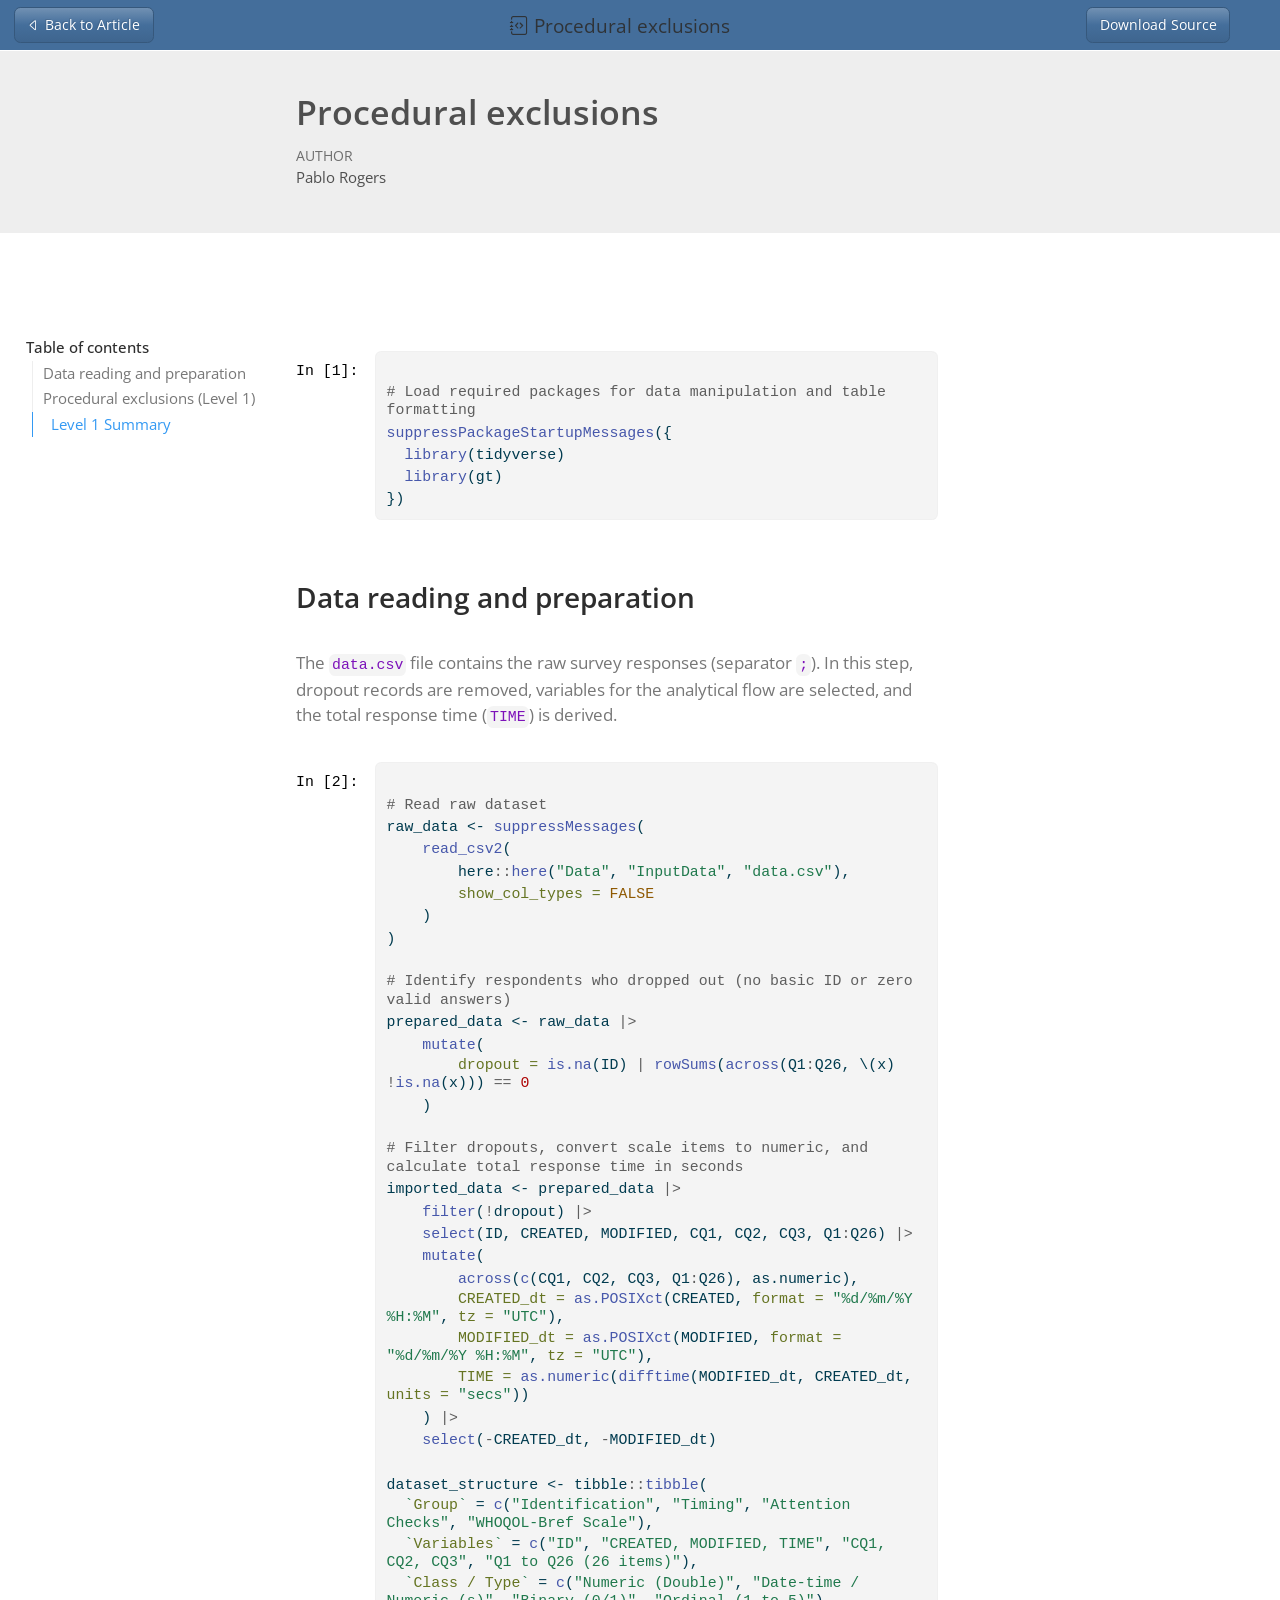
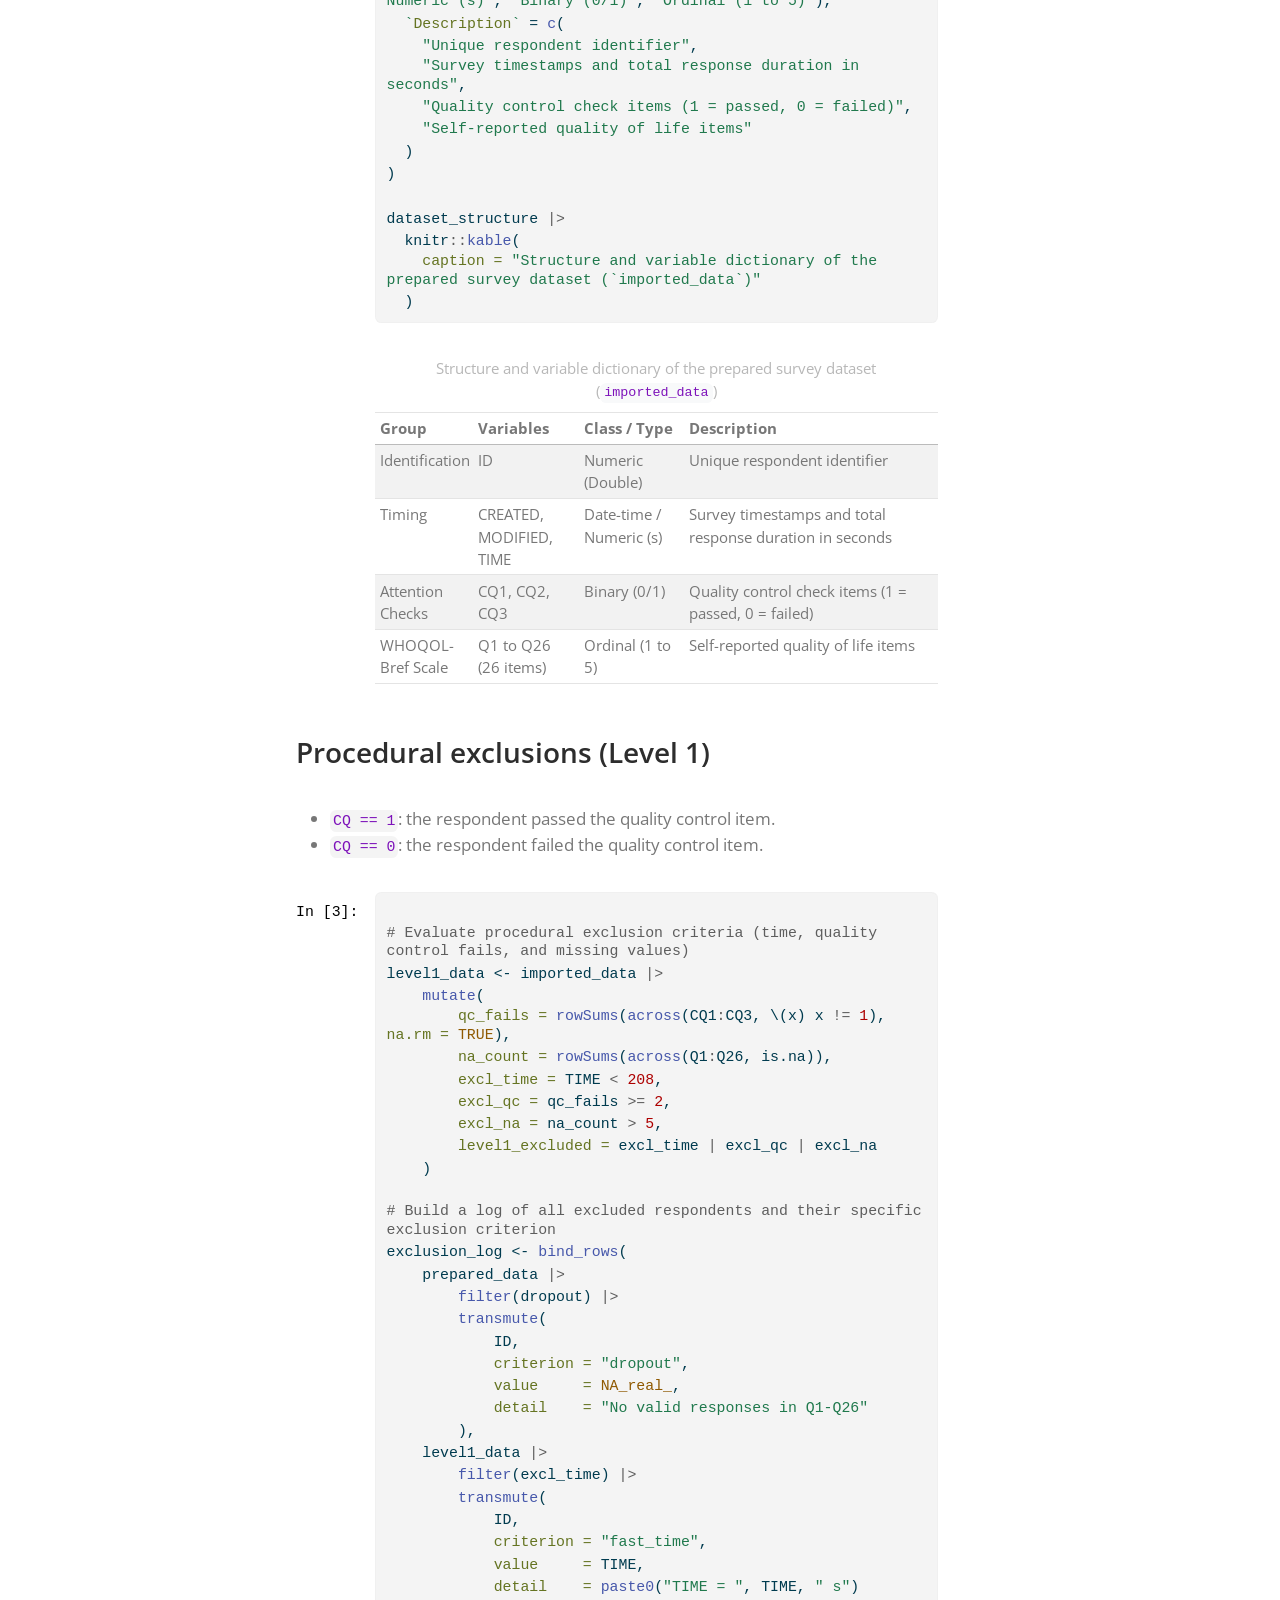
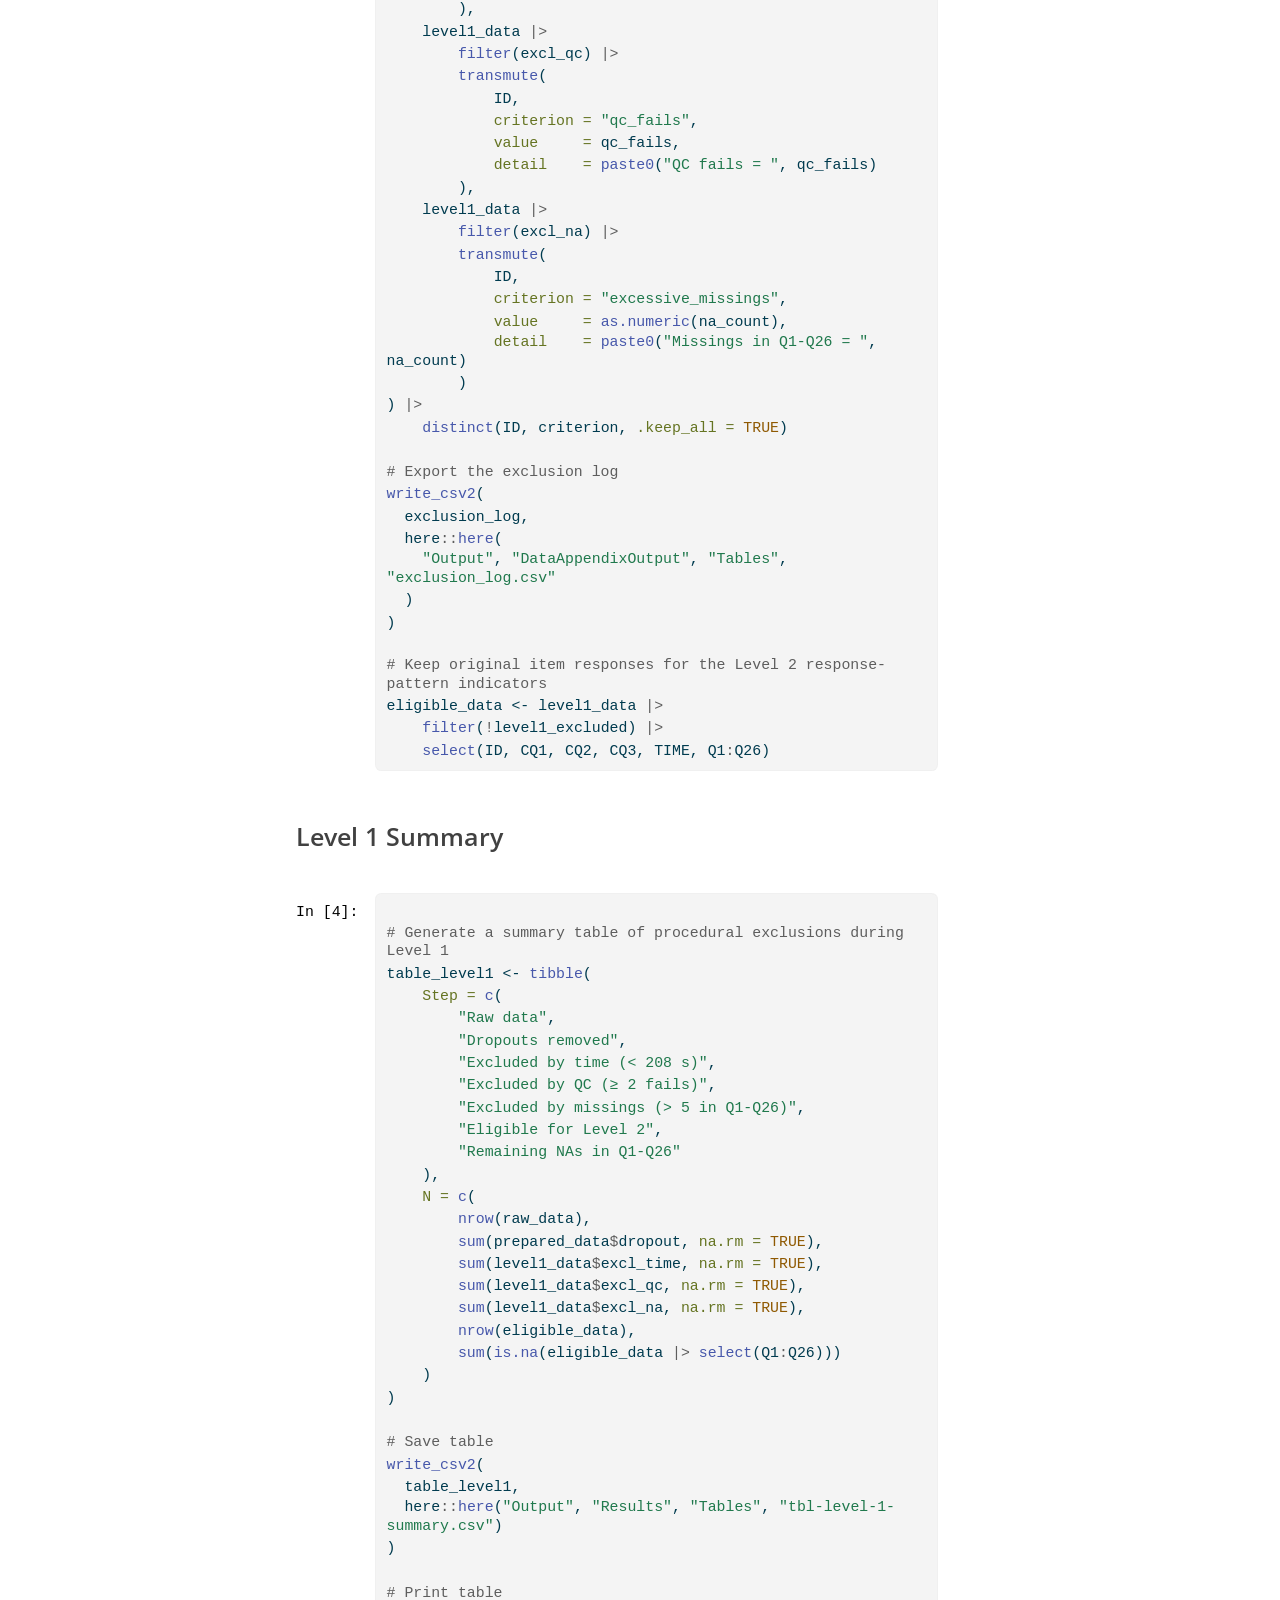
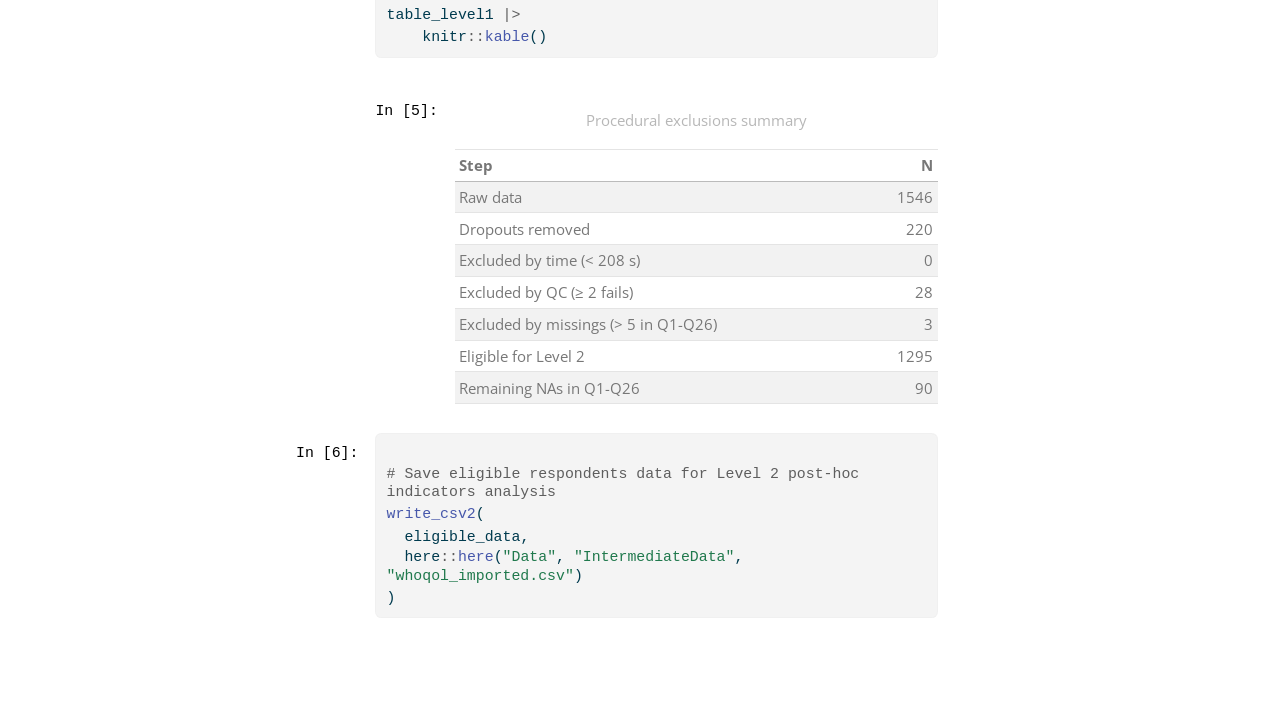
<file: Scripts/ProcessingScripts/01_procedural-preview.html>
<!DOCTYPE html>
<html xmlns="http://www.w3.org/1999/xhtml" lang="en" xml:lang="en"><head>
    <meta charset="utf-8">
    <meta name="generator" content="quarto-1.9.37">

    <meta name="viewport" content="width=device-width, initial-scale=1.0, user-scalable=yes">

    <meta name="author" content="Pablo Rogers">

    <title>Procedural exclusions</title>
    <style>
      /* Default styles provided by pandoc.
      ** See https://pandoc.org/MANUAL.html#variables-for-html for config info.
      */
      code{white-space: pre-wrap;}
      span.smallcaps{font-variant: small-caps;}
      div.columns{display: flex; gap: min(4vw, 1.5em);}
      div.column{flex: auto; overflow-x: auto;}
      div.hanging-indent{margin-left: 1.5em; text-indent: -1.5em;}
      ul.task-list{list-style: none;}
      ul.task-list li input[type="checkbox"] {
        width: 0.8em;
        margin: 0 0.8em 0.2em -1em; /* quarto-specific, see https://github.com/quarto-dev/quarto-cli/issues/4556 */ 
        vertical-align: middle;
      }
      /* CSS for syntax highlighting */
      html { -webkit-text-size-adjust: 100%; }
      pre > code.sourceCode { white-space: pre; position: relative; }
      pre > code.sourceCode > span { display: inline-block; line-height: 1.25; }
      pre > code.sourceCode > span:empty { height: 1.2em; }
      .sourceCode { overflow: visible; }
      code.sourceCode > span { color: inherit; text-decoration: inherit; }
      div.sourceCode { margin: 1em 0; }
      pre.sourceCode { margin: 0; }
      @media screen {
      div.sourceCode { overflow: auto; }
      }
      @media print {
      pre > code.sourceCode { white-space: pre-wrap; }
      pre > code.sourceCode > span { text-indent: -5em; padding-left: 5em; }
      }
      pre.numberSource code
        { counter-reset: source-line 0; }
      pre.numberSource code > span
        { position: relative; left: -4em; counter-increment: source-line; }
      pre.numberSource code > span > a:first-child::before
        { content: counter(source-line);
          position: relative; left: -1em; text-align: right; vertical-align: baseline;
          border: none; display: inline-block;
          -webkit-touch-callout: none; -webkit-user-select: none;
          -khtml-user-select: none; -moz-user-select: none;
          -ms-user-select: none; user-select: none;
          padding: 0 4px; width: 4em;
        }
      pre.numberSource { margin-left: 3em;  padding-left: 4px; }
      div.sourceCode
        {   }
      @media screen {
      pre > code.sourceCode > span > a:first-child::before { text-decoration: underline; }
      }
    </style>

    <style>
      body.hypothesis-enabled #quarto-embed-header {
        padding-right: 36px;
      }

      #quarto-embed-header {
        height: 3em;
        width: 100%;
        display: flex;
        justify-content: space-between;
        align-items: center;
        border-bottom: solid 1px;
      }

      #quarto-embed-header h6 {
        font-size: 1.1em;
        padding-top: 0.6em;
        margin-left: 1em;
        margin-right: 1em;
        font-weight: 400;
      }

      #quarto-embed-header a.quarto-back-link,
      #quarto-embed-header a.quarto-download-embed {
        font-size: 0.8em;
        margin-top: 1em;
        margin-bottom: 1em;
        margin-left: 1em;
        margin-right: 1em;
      }

      .quarto-back-container {
        padding-left: 0.5em;
        display: flex;
      }

      .headroom {
          will-change: transform;
          transition: transform 200ms linear;
      }

      .headroom--pinned {
          transform: translateY(0%);
      }

      .headroom--unpinned {
          transform: translateY(-100%);
      }      
    </style>

    <script>
    window.document.addEventListener("DOMContentLoaded", function () {

      var header = window.document.querySelector("#quarto-embed-header");
      const titleBannerEl = window.document.querySelector("body > #title-block-header");
      if (titleBannerEl) {
        titleBannerEl.style.paddingTop = header.clientHeight + "px";
      }
      const contentEl = window.document.getElementById('quarto-content');
      for (const child of contentEl.children) {
        child.style.paddingTop = header.clientHeight + "px";
        child.style.marginTop = "1em";
      }

      // Use the article root if the `back` call doesn't work. This isn't perfect
      // but should typically work
      window.quartoBackToArticle = () => {
        var currentUrl = window.location.href;
        window.history.back();
        setTimeout(() => {
            // if location was not changed in 100 ms, then there is no history back
            if(currentUrl === window.location.href){              
                // redirect to site root
                window.location.href = ".....html";
            }
        }, 100);
      }

      const headroom = new window.Headroom(header, {
        tolerance: 5,
        onPin: function () {
        },
        onUnpin: function () {
        },
      });
      headroom.init();
    });
    </script>

    
<script src="../../site_libs/manuscript-notebook/headroom.min.js"></script>
<script src="../../site_libs/clipboard/clipboard.min.js"></script>
<script src="../../site_libs/quarto-html/quarto.js" type="module"></script>
<script src="../../site_libs/quarto-html/tabsets/tabsets.js" type="module"></script>
<script src="../../site_libs/quarto-html/popper.min.js"></script>
<script src="../../site_libs/quarto-html/tippy.umd.min.js"></script>
<script src="../../site_libs/quarto-html/anchor.min.js"></script>
<link href="../../site_libs/quarto-html/tippy.css" rel="stylesheet">
<link href="../../site_libs/quarto-html/quarto-syntax-highlighting-7f8f88aac4f3542376d5c11b86a4c14d.css" rel="stylesheet" id="quarto-text-highlighting-styles">
<script src="../../site_libs/bootstrap/bootstrap.min.js"></script>
<link href="../../site_libs/bootstrap/bootstrap-icons.css" rel="stylesheet">
<link href="../../site_libs/bootstrap/bootstrap-df715b4811ca13bc07639e5bce24b6cd.min.css" rel="stylesheet" append-hash="true" id="quarto-bootstrap" data-mode="light">
     <script async="" src="https://hypothes.is/embed.js"></script>
<script>
  window.document.addEventListener("DOMContentLoaded", function (_event) {
    document.body.classList.add('hypothesis-enabled');
  });
</script>  
        <link rel="stylesheet" href="../../custom.css">
      </head>

  <body class="quarto-notebook quarto-light">
    <div id="quarto-embed-header" class="headroom fixed-top bg-primary">
      
      <a onclick="window.quartoBackToArticle(); return false;" class="btn btn-primary quarto-back-link" href=""><i class="bi bi-caret-left"></i> Back to Article</a>
      <h6><i class="bi bi-journal-code"></i> Procedural exclusions</h6>

            <a href="../../Scripts/ProcessingScripts/01_procedural.qmd" class="btn btn-primary quarto-download-embed" download="01_procedural.qmd">Download Source</a>
          </div>

     <header id="title-block-header" class="quarto-title-block default toc-left page-columns page-full">
  <div class="quarto-title-banner page-columns page-full">
    <div class="quarto-title column-body">
      <h1 class="title">Procedural exclusions</h1>
          </div>

    
    <div class="quarto-title-meta-container">
      <div class="quarto-title-meta-column-start">
        
        <div class="quarto-title-meta">

                <div>
            <div class="quarto-title-meta-heading">Author</div>
            <div class="quarto-title-meta-contents">
                        <p>Pablo Rogers </p>
                      </div>
          </div>
                
          
                
              </div>
      </div>
      <div class="quarto-title-meta-column-end quarto-other-formats-target">
      </div>
    </div>



    <div class="quarto-other-links-text-target">
    </div>  </div>
</header><div id="quarto-content" class="page-columns page-rows-contents page-layout-article toc-left">
<div id="quarto-sidebar-toc-left" class="sidebar toc-left">
  <nav id="TOC" role="doc-toc" class="toc-active">
    <h2 id="toc-title">Table of contents</h2>
   
  <ul>
  <li><a href="#data-reading-and-preparation" id="toc-data-reading-and-preparation" class="nav-link active" data-scroll-target="#data-reading-and-preparation">Data reading and preparation</a></li>
  <li><a href="#procedural-exclusions-level-1" id="toc-procedural-exclusions-level-1" class="nav-link" data-scroll-target="#procedural-exclusions-level-1">Procedural exclusions (Level 1)</a>
  <ul class="collapse">
  <li><a href="#level-1-summary" id="toc-level-1-summary" class="nav-link" data-scroll-target="#level-1-summary">Level 1 Summary</a></li>
  </ul></li>
  </ul>
</nav>
</div>
<div id="quarto-margin-sidebar" class="sidebar margin-sidebar zindex-bottom">
</div>
<main class="content quarto-banner-title-block" id="quarto-document-content">      

       <div class="cell-container"><div class="cell-decorator"><pre>In [1]:</pre></div><div class="cell">
<div class="code-copy-outer-scaffold"><div class="sourceCode cell-code" id="cb1"><pre class="sourceCode r code-with-copy"><code class="sourceCode r"><span id="cb1-1"><a href="#cb1-1" aria-hidden="true" tabindex="-1"></a></span>
<span id="cb1-2"><a href="#cb1-2" aria-hidden="true" tabindex="-1"></a><span class="co"># Load required packages for data manipulation and table formatting</span></span>
<span id="cb1-3"><a href="#cb1-3" aria-hidden="true" tabindex="-1"></a><span class="fu">suppressPackageStartupMessages</span>({</span>
<span id="cb1-4"><a href="#cb1-4" aria-hidden="true" tabindex="-1"></a>  <span class="fu">library</span>(tidyverse)</span>
<span id="cb1-5"><a href="#cb1-5" aria-hidden="true" tabindex="-1"></a>  <span class="fu">library</span>(gt)</span>
<span id="cb1-6"><a href="#cb1-6" aria-hidden="true" tabindex="-1"></a>})</span></code></pre></div><button title="Copy to Clipboard" class="code-copy-button"><i class="bi"></i></button></div>
</div></div>
<section id="data-reading-and-preparation" class="level2">
<h2 class="anchored" data-anchor-id="data-reading-and-preparation">Data reading and preparation</h2>
<p>The <code>data.csv</code> file contains the raw survey responses (separator <code>;</code>). In this step, dropout records are removed, variables for the analytical flow are selected, and the total response time (<code>TIME</code>) is derived.</p>
<div class="cell-container"><div class="cell-decorator"><pre>In [2]:</pre></div><div class="cell">
<div class="code-copy-outer-scaffold"><div class="sourceCode cell-code" id="cb2"><pre class="sourceCode r code-with-copy"><code class="sourceCode r"><span id="cb2-1"><a href="#cb2-1" aria-hidden="true" tabindex="-1"></a></span>
<span id="cb2-2"><a href="#cb2-2" aria-hidden="true" tabindex="-1"></a><span class="co"># Read raw dataset</span></span>
<span id="cb2-3"><a href="#cb2-3" aria-hidden="true" tabindex="-1"></a>raw_data <span class="ot">&lt;-</span> <span class="fu">suppressMessages</span>(</span>
<span id="cb2-4"><a href="#cb2-4" aria-hidden="true" tabindex="-1"></a>    <span class="fu">read_csv2</span>(</span>
<span id="cb2-5"><a href="#cb2-5" aria-hidden="true" tabindex="-1"></a>        here<span class="sc">::</span><span class="fu">here</span>(<span class="st">"Data"</span>, <span class="st">"InputData"</span>, <span class="st">"data.csv"</span>),</span>
<span id="cb2-6"><a href="#cb2-6" aria-hidden="true" tabindex="-1"></a>        <span class="at">show_col_types =</span> <span class="cn">FALSE</span></span>
<span id="cb2-7"><a href="#cb2-7" aria-hidden="true" tabindex="-1"></a>    )</span>
<span id="cb2-8"><a href="#cb2-8" aria-hidden="true" tabindex="-1"></a>)</span>
<span id="cb2-9"><a href="#cb2-9" aria-hidden="true" tabindex="-1"></a></span>
<span id="cb2-10"><a href="#cb2-10" aria-hidden="true" tabindex="-1"></a><span class="co"># Identify respondents who dropped out (no basic ID or zero valid answers)</span></span>
<span id="cb2-11"><a href="#cb2-11" aria-hidden="true" tabindex="-1"></a>prepared_data <span class="ot">&lt;-</span> raw_data <span class="sc">|&gt;</span></span>
<span id="cb2-12"><a href="#cb2-12" aria-hidden="true" tabindex="-1"></a>    <span class="fu">mutate</span>(</span>
<span id="cb2-13"><a href="#cb2-13" aria-hidden="true" tabindex="-1"></a>        <span class="at">dropout =</span> <span class="fu">is.na</span>(ID) <span class="sc">|</span> <span class="fu">rowSums</span>(<span class="fu">across</span>(Q1<span class="sc">:</span>Q26, \(x) <span class="sc">!</span><span class="fu">is.na</span>(x))) <span class="sc">==</span> <span class="dv">0</span></span>
<span id="cb2-14"><a href="#cb2-14" aria-hidden="true" tabindex="-1"></a>    )</span>
<span id="cb2-15"><a href="#cb2-15" aria-hidden="true" tabindex="-1"></a></span>
<span id="cb2-16"><a href="#cb2-16" aria-hidden="true" tabindex="-1"></a><span class="co"># Filter dropouts, convert scale items to numeric, and calculate total response time in seconds</span></span>
<span id="cb2-17"><a href="#cb2-17" aria-hidden="true" tabindex="-1"></a>imported_data <span class="ot">&lt;-</span> prepared_data <span class="sc">|&gt;</span></span>
<span id="cb2-18"><a href="#cb2-18" aria-hidden="true" tabindex="-1"></a>    <span class="fu">filter</span>(<span class="sc">!</span>dropout) <span class="sc">|&gt;</span></span>
<span id="cb2-19"><a href="#cb2-19" aria-hidden="true" tabindex="-1"></a>    <span class="fu">select</span>(ID, CREATED, MODIFIED, CQ1, CQ2, CQ3, Q1<span class="sc">:</span>Q26) <span class="sc">|&gt;</span></span>
<span id="cb2-20"><a href="#cb2-20" aria-hidden="true" tabindex="-1"></a>    <span class="fu">mutate</span>(</span>
<span id="cb2-21"><a href="#cb2-21" aria-hidden="true" tabindex="-1"></a>        <span class="fu">across</span>(<span class="fu">c</span>(CQ1, CQ2, CQ3, Q1<span class="sc">:</span>Q26), as.numeric),</span>
<span id="cb2-22"><a href="#cb2-22" aria-hidden="true" tabindex="-1"></a>        <span class="at">CREATED_dt =</span> <span class="fu">as.POSIXct</span>(CREATED, <span class="at">format =</span> <span class="st">"%d/%m/%Y %H:%M"</span>, <span class="at">tz =</span> <span class="st">"UTC"</span>),</span>
<span id="cb2-23"><a href="#cb2-23" aria-hidden="true" tabindex="-1"></a>        <span class="at">MODIFIED_dt =</span> <span class="fu">as.POSIXct</span>(MODIFIED, <span class="at">format =</span> <span class="st">"%d/%m/%Y %H:%M"</span>, <span class="at">tz =</span> <span class="st">"UTC"</span>),</span>
<span id="cb2-24"><a href="#cb2-24" aria-hidden="true" tabindex="-1"></a>        <span class="at">TIME =</span> <span class="fu">as.numeric</span>(<span class="fu">difftime</span>(MODIFIED_dt, CREATED_dt, <span class="at">units =</span> <span class="st">"secs"</span>))</span>
<span id="cb2-25"><a href="#cb2-25" aria-hidden="true" tabindex="-1"></a>    ) <span class="sc">|&gt;</span></span>
<span id="cb2-26"><a href="#cb2-26" aria-hidden="true" tabindex="-1"></a>    <span class="fu">select</span>(<span class="sc">-</span>CREATED_dt, <span class="sc">-</span>MODIFIED_dt)</span>
<span id="cb2-27"><a href="#cb2-27" aria-hidden="true" tabindex="-1"></a></span>
<span id="cb2-28"><a href="#cb2-28" aria-hidden="true" tabindex="-1"></a>dataset_structure <span class="ot">&lt;-</span> tibble<span class="sc">::</span><span class="fu">tibble</span>(</span>
<span id="cb2-29"><a href="#cb2-29" aria-hidden="true" tabindex="-1"></a>  <span class="st">`</span><span class="at">Group</span><span class="st">`</span> <span class="ot">=</span> <span class="fu">c</span>(<span class="st">"Identification"</span>, <span class="st">"Timing"</span>, <span class="st">"Attention Checks"</span>, <span class="st">"WHOQOL-Bref Scale"</span>),</span>
<span id="cb2-30"><a href="#cb2-30" aria-hidden="true" tabindex="-1"></a>  <span class="st">`</span><span class="at">Variables</span><span class="st">`</span> <span class="ot">=</span> <span class="fu">c</span>(<span class="st">"ID"</span>, <span class="st">"CREATED, MODIFIED, TIME"</span>, <span class="st">"CQ1, CQ2, CQ3"</span>, <span class="st">"Q1 to Q26 (26 items)"</span>),</span>
<span id="cb2-31"><a href="#cb2-31" aria-hidden="true" tabindex="-1"></a>  <span class="st">`</span><span class="at">Class / Type</span><span class="st">`</span> <span class="ot">=</span> <span class="fu">c</span>(<span class="st">"Numeric (Double)"</span>, <span class="st">"Date-time / Numeric (s)"</span>, <span class="st">"Binary (0/1)"</span>, <span class="st">"Ordinal (1 to 5)"</span>),</span>
<span id="cb2-32"><a href="#cb2-32" aria-hidden="true" tabindex="-1"></a>  <span class="st">`</span><span class="at">Description</span><span class="st">`</span> <span class="ot">=</span> <span class="fu">c</span>(</span>
<span id="cb2-33"><a href="#cb2-33" aria-hidden="true" tabindex="-1"></a>    <span class="st">"Unique respondent identifier"</span>,</span>
<span id="cb2-34"><a href="#cb2-34" aria-hidden="true" tabindex="-1"></a>    <span class="st">"Survey timestamps and total response duration in seconds"</span>,</span>
<span id="cb2-35"><a href="#cb2-35" aria-hidden="true" tabindex="-1"></a>    <span class="st">"Quality control check items (1 = passed, 0 = failed)"</span>,</span>
<span id="cb2-36"><a href="#cb2-36" aria-hidden="true" tabindex="-1"></a>    <span class="st">"Self-reported quality of life items"</span></span>
<span id="cb2-37"><a href="#cb2-37" aria-hidden="true" tabindex="-1"></a>  )</span>
<span id="cb2-38"><a href="#cb2-38" aria-hidden="true" tabindex="-1"></a>)</span>
<span id="cb2-39"><a href="#cb2-39" aria-hidden="true" tabindex="-1"></a></span>
<span id="cb2-40"><a href="#cb2-40" aria-hidden="true" tabindex="-1"></a>dataset_structure <span class="sc">|&gt;</span></span>
<span id="cb2-41"><a href="#cb2-41" aria-hidden="true" tabindex="-1"></a>  knitr<span class="sc">::</span><span class="fu">kable</span>(</span>
<span id="cb2-42"><a href="#cb2-42" aria-hidden="true" tabindex="-1"></a>    <span class="at">caption =</span> <span class="st">"Structure and variable dictionary of the prepared survey dataset (`imported_data`)"</span></span>
<span id="cb2-43"><a href="#cb2-43" aria-hidden="true" tabindex="-1"></a>  )</span></code></pre></div><button title="Copy to Clipboard" class="code-copy-button"><i class="bi"></i></button></div>
<div class="cell-output-display">
<table class="caption-top table table-sm table-striped small">
<caption>Structure and variable dictionary of the prepared survey dataset (<code>imported_data</code>)</caption>
<colgroup>
<col style="width: 14%">
<col style="width: 19%">
<col style="width: 19%">
<col style="width: 46%">
</colgroup>
<thead>
<tr class="header">
<th style="text-align: left;">Group</th>
<th style="text-align: left;">Variables</th>
<th style="text-align: left;">Class / Type</th>
<th style="text-align: left;">Description</th>
</tr>
</thead>
<tbody>
<tr class="odd">
<td style="text-align: left;">Identification</td>
<td style="text-align: left;">ID</td>
<td style="text-align: left;">Numeric (Double)</td>
<td style="text-align: left;">Unique respondent identifier</td>
</tr>
<tr class="even">
<td style="text-align: left;">Timing</td>
<td style="text-align: left;">CREATED, MODIFIED, TIME</td>
<td style="text-align: left;">Date-time / Numeric (s)</td>
<td style="text-align: left;">Survey timestamps and total response duration in seconds</td>
</tr>
<tr class="odd">
<td style="text-align: left;">Attention Checks</td>
<td style="text-align: left;">CQ1, CQ2, CQ3</td>
<td style="text-align: left;">Binary (0/1)</td>
<td style="text-align: left;">Quality control check items (1 = passed, 0 = failed)</td>
</tr>
<tr class="even">
<td style="text-align: left;">WHOQOL-Bref Scale</td>
<td style="text-align: left;">Q1 to Q26 (26 items)</td>
<td style="text-align: left;">Ordinal (1 to 5)</td>
<td style="text-align: left;">Self-reported quality of life items</td>
</tr>
</tbody>
</table>
</div>
</div></div>
</section>
<section id="procedural-exclusions-level-1" class="level2">
<h2 class="anchored" data-anchor-id="procedural-exclusions-level-1">Procedural exclusions (Level 1)</h2>
<ul>
<li><code>CQ == 1</code>: the respondent passed the quality control item.</li>
<li><code>CQ == 0</code>: the respondent failed the quality control item.</li>
</ul>
<div class="cell-container"><div class="cell-decorator"><pre>In [3]:</pre></div><div class="cell">
<div class="code-copy-outer-scaffold"><div class="sourceCode cell-code" id="cb3"><pre class="sourceCode r code-with-copy"><code class="sourceCode r"><span id="cb3-1"><a href="#cb3-1" aria-hidden="true" tabindex="-1"></a></span>
<span id="cb3-2"><a href="#cb3-2" aria-hidden="true" tabindex="-1"></a><span class="co"># Evaluate procedural exclusion criteria (time, quality control fails, and missing values)</span></span>
<span id="cb3-3"><a href="#cb3-3" aria-hidden="true" tabindex="-1"></a>level1_data <span class="ot">&lt;-</span> imported_data <span class="sc">|&gt;</span></span>
<span id="cb3-4"><a href="#cb3-4" aria-hidden="true" tabindex="-1"></a>    <span class="fu">mutate</span>(</span>
<span id="cb3-5"><a href="#cb3-5" aria-hidden="true" tabindex="-1"></a>        <span class="at">qc_fails =</span> <span class="fu">rowSums</span>(<span class="fu">across</span>(CQ1<span class="sc">:</span>CQ3, \(x) x <span class="sc">!=</span> <span class="dv">1</span>), <span class="at">na.rm =</span> <span class="cn">TRUE</span>),</span>
<span id="cb3-6"><a href="#cb3-6" aria-hidden="true" tabindex="-1"></a>        <span class="at">na_count =</span> <span class="fu">rowSums</span>(<span class="fu">across</span>(Q1<span class="sc">:</span>Q26, is.na)),</span>
<span id="cb3-7"><a href="#cb3-7" aria-hidden="true" tabindex="-1"></a>        <span class="at">excl_time =</span> TIME <span class="sc">&lt;</span> <span class="dv">208</span>,</span>
<span id="cb3-8"><a href="#cb3-8" aria-hidden="true" tabindex="-1"></a>        <span class="at">excl_qc =</span> qc_fails <span class="sc">&gt;=</span> <span class="dv">2</span>,</span>
<span id="cb3-9"><a href="#cb3-9" aria-hidden="true" tabindex="-1"></a>        <span class="at">excl_na =</span> na_count <span class="sc">&gt;</span> <span class="dv">5</span>,</span>
<span id="cb3-10"><a href="#cb3-10" aria-hidden="true" tabindex="-1"></a>        <span class="at">level1_excluded =</span> excl_time <span class="sc">|</span> excl_qc <span class="sc">|</span> excl_na</span>
<span id="cb3-11"><a href="#cb3-11" aria-hidden="true" tabindex="-1"></a>    )</span>
<span id="cb3-12"><a href="#cb3-12" aria-hidden="true" tabindex="-1"></a></span>
<span id="cb3-13"><a href="#cb3-13" aria-hidden="true" tabindex="-1"></a><span class="co"># Build a log of all excluded respondents and their specific exclusion criterion</span></span>
<span id="cb3-14"><a href="#cb3-14" aria-hidden="true" tabindex="-1"></a>exclusion_log <span class="ot">&lt;-</span> <span class="fu">bind_rows</span>(</span>
<span id="cb3-15"><a href="#cb3-15" aria-hidden="true" tabindex="-1"></a>    prepared_data <span class="sc">|&gt;</span></span>
<span id="cb3-16"><a href="#cb3-16" aria-hidden="true" tabindex="-1"></a>        <span class="fu">filter</span>(dropout) <span class="sc">|&gt;</span></span>
<span id="cb3-17"><a href="#cb3-17" aria-hidden="true" tabindex="-1"></a>        <span class="fu">transmute</span>(</span>
<span id="cb3-18"><a href="#cb3-18" aria-hidden="true" tabindex="-1"></a>            ID,</span>
<span id="cb3-19"><a href="#cb3-19" aria-hidden="true" tabindex="-1"></a>            <span class="at">criterion =</span> <span class="st">"dropout"</span>,</span>
<span id="cb3-20"><a href="#cb3-20" aria-hidden="true" tabindex="-1"></a>            <span class="at">value     =</span> <span class="cn">NA_real_</span>,</span>
<span id="cb3-21"><a href="#cb3-21" aria-hidden="true" tabindex="-1"></a>            <span class="at">detail    =</span> <span class="st">"No valid responses in Q1-Q26"</span></span>
<span id="cb3-22"><a href="#cb3-22" aria-hidden="true" tabindex="-1"></a>        ),</span>
<span id="cb3-23"><a href="#cb3-23" aria-hidden="true" tabindex="-1"></a>    level1_data <span class="sc">|&gt;</span></span>
<span id="cb3-24"><a href="#cb3-24" aria-hidden="true" tabindex="-1"></a>        <span class="fu">filter</span>(excl_time) <span class="sc">|&gt;</span></span>
<span id="cb3-25"><a href="#cb3-25" aria-hidden="true" tabindex="-1"></a>        <span class="fu">transmute</span>(</span>
<span id="cb3-26"><a href="#cb3-26" aria-hidden="true" tabindex="-1"></a>            ID,</span>
<span id="cb3-27"><a href="#cb3-27" aria-hidden="true" tabindex="-1"></a>            <span class="at">criterion =</span> <span class="st">"fast_time"</span>,</span>
<span id="cb3-28"><a href="#cb3-28" aria-hidden="true" tabindex="-1"></a>            <span class="at">value     =</span> TIME,</span>
<span id="cb3-29"><a href="#cb3-29" aria-hidden="true" tabindex="-1"></a>            <span class="at">detail    =</span> <span class="fu">paste0</span>(<span class="st">"TIME = "</span>, TIME, <span class="st">" s"</span>)</span>
<span id="cb3-30"><a href="#cb3-30" aria-hidden="true" tabindex="-1"></a>        ),</span>
<span id="cb3-31"><a href="#cb3-31" aria-hidden="true" tabindex="-1"></a>    level1_data <span class="sc">|&gt;</span></span>
<span id="cb3-32"><a href="#cb3-32" aria-hidden="true" tabindex="-1"></a>        <span class="fu">filter</span>(excl_qc) <span class="sc">|&gt;</span></span>
<span id="cb3-33"><a href="#cb3-33" aria-hidden="true" tabindex="-1"></a>        <span class="fu">transmute</span>(</span>
<span id="cb3-34"><a href="#cb3-34" aria-hidden="true" tabindex="-1"></a>            ID,</span>
<span id="cb3-35"><a href="#cb3-35" aria-hidden="true" tabindex="-1"></a>            <span class="at">criterion =</span> <span class="st">"qc_fails"</span>,</span>
<span id="cb3-36"><a href="#cb3-36" aria-hidden="true" tabindex="-1"></a>            <span class="at">value     =</span> qc_fails,</span>
<span id="cb3-37"><a href="#cb3-37" aria-hidden="true" tabindex="-1"></a>            <span class="at">detail    =</span> <span class="fu">paste0</span>(<span class="st">"QC fails = "</span>, qc_fails)</span>
<span id="cb3-38"><a href="#cb3-38" aria-hidden="true" tabindex="-1"></a>        ),</span>
<span id="cb3-39"><a href="#cb3-39" aria-hidden="true" tabindex="-1"></a>    level1_data <span class="sc">|&gt;</span></span>
<span id="cb3-40"><a href="#cb3-40" aria-hidden="true" tabindex="-1"></a>        <span class="fu">filter</span>(excl_na) <span class="sc">|&gt;</span></span>
<span id="cb3-41"><a href="#cb3-41" aria-hidden="true" tabindex="-1"></a>        <span class="fu">transmute</span>(</span>
<span id="cb3-42"><a href="#cb3-42" aria-hidden="true" tabindex="-1"></a>            ID,</span>
<span id="cb3-43"><a href="#cb3-43" aria-hidden="true" tabindex="-1"></a>            <span class="at">criterion =</span> <span class="st">"excessive_missings"</span>,</span>
<span id="cb3-44"><a href="#cb3-44" aria-hidden="true" tabindex="-1"></a>            <span class="at">value     =</span> <span class="fu">as.numeric</span>(na_count),</span>
<span id="cb3-45"><a href="#cb3-45" aria-hidden="true" tabindex="-1"></a>            <span class="at">detail    =</span> <span class="fu">paste0</span>(<span class="st">"Missings in Q1-Q26 = "</span>, na_count)</span>
<span id="cb3-46"><a href="#cb3-46" aria-hidden="true" tabindex="-1"></a>        )</span>
<span id="cb3-47"><a href="#cb3-47" aria-hidden="true" tabindex="-1"></a>) <span class="sc">|&gt;</span></span>
<span id="cb3-48"><a href="#cb3-48" aria-hidden="true" tabindex="-1"></a>    <span class="fu">distinct</span>(ID, criterion, <span class="at">.keep_all =</span> <span class="cn">TRUE</span>)</span>
<span id="cb3-49"><a href="#cb3-49" aria-hidden="true" tabindex="-1"></a></span>
<span id="cb3-50"><a href="#cb3-50" aria-hidden="true" tabindex="-1"></a><span class="co"># Export the exclusion log</span></span>
<span id="cb3-51"><a href="#cb3-51" aria-hidden="true" tabindex="-1"></a><span class="fu">write_csv2</span>(</span>
<span id="cb3-52"><a href="#cb3-52" aria-hidden="true" tabindex="-1"></a>  exclusion_log,</span>
<span id="cb3-53"><a href="#cb3-53" aria-hidden="true" tabindex="-1"></a>  here<span class="sc">::</span><span class="fu">here</span>(</span>
<span id="cb3-54"><a href="#cb3-54" aria-hidden="true" tabindex="-1"></a>    <span class="st">"Output"</span>, <span class="st">"DataAppendixOutput"</span>, <span class="st">"Tables"</span>, <span class="st">"exclusion_log.csv"</span></span>
<span id="cb3-55"><a href="#cb3-55" aria-hidden="true" tabindex="-1"></a>  )</span>
<span id="cb3-56"><a href="#cb3-56" aria-hidden="true" tabindex="-1"></a>)</span>
<span id="cb3-57"><a href="#cb3-57" aria-hidden="true" tabindex="-1"></a></span>
<span id="cb3-58"><a href="#cb3-58" aria-hidden="true" tabindex="-1"></a><span class="co"># Keep original item responses for the Level 2 response-pattern indicators</span></span>
<span id="cb3-59"><a href="#cb3-59" aria-hidden="true" tabindex="-1"></a>eligible_data <span class="ot">&lt;-</span> level1_data <span class="sc">|&gt;</span></span>
<span id="cb3-60"><a href="#cb3-60" aria-hidden="true" tabindex="-1"></a>    <span class="fu">filter</span>(<span class="sc">!</span>level1_excluded) <span class="sc">|&gt;</span></span>
<span id="cb3-61"><a href="#cb3-61" aria-hidden="true" tabindex="-1"></a>    <span class="fu">select</span>(ID, CQ1, CQ2, CQ3, TIME, Q1<span class="sc">:</span>Q26)</span></code></pre></div><button title="Copy to Clipboard" class="code-copy-button"><i class="bi"></i></button></div>
</div></div>
<section id="level-1-summary" class="level3">
<h3 class="anchored" data-anchor-id="level-1-summary">Level 1 Summary</h3>
<div class="cell-container"><div class="cell-decorator"><pre>In [4]:</pre></div><div class="cell">
<div class="code-copy-outer-scaffold"><div class="sourceCode cell-code" id="cb4"><pre class="sourceCode r code-with-copy"><code class="sourceCode r"><span id="cb4-1"><a href="#cb4-1" aria-hidden="true" tabindex="-1"></a></span>
<span id="cb4-2"><a href="#cb4-2" aria-hidden="true" tabindex="-1"></a><span class="co"># Generate a summary table of procedural exclusions during Level 1</span></span>
<span id="cb4-3"><a href="#cb4-3" aria-hidden="true" tabindex="-1"></a>table_level1 <span class="ot">&lt;-</span> <span class="fu">tibble</span>(</span>
<span id="cb4-4"><a href="#cb4-4" aria-hidden="true" tabindex="-1"></a>    <span class="at">Step =</span> <span class="fu">c</span>(</span>
<span id="cb4-5"><a href="#cb4-5" aria-hidden="true" tabindex="-1"></a>        <span class="st">"Raw data"</span>,</span>
<span id="cb4-6"><a href="#cb4-6" aria-hidden="true" tabindex="-1"></a>        <span class="st">"Dropouts removed"</span>,</span>
<span id="cb4-7"><a href="#cb4-7" aria-hidden="true" tabindex="-1"></a>        <span class="st">"Excluded by time (&lt; 208 s)"</span>,</span>
<span id="cb4-8"><a href="#cb4-8" aria-hidden="true" tabindex="-1"></a>        <span class="st">"Excluded by QC (≥ 2 fails)"</span>,</span>
<span id="cb4-9"><a href="#cb4-9" aria-hidden="true" tabindex="-1"></a>        <span class="st">"Excluded by missings (&gt; 5 in Q1-Q26)"</span>,</span>
<span id="cb4-10"><a href="#cb4-10" aria-hidden="true" tabindex="-1"></a>        <span class="st">"Eligible for Level 2"</span>,</span>
<span id="cb4-11"><a href="#cb4-11" aria-hidden="true" tabindex="-1"></a>        <span class="st">"Remaining NAs in Q1-Q26"</span></span>
<span id="cb4-12"><a href="#cb4-12" aria-hidden="true" tabindex="-1"></a>    ),</span>
<span id="cb4-13"><a href="#cb4-13" aria-hidden="true" tabindex="-1"></a>    <span class="at">N =</span> <span class="fu">c</span>(</span>
<span id="cb4-14"><a href="#cb4-14" aria-hidden="true" tabindex="-1"></a>        <span class="fu">nrow</span>(raw_data),</span>
<span id="cb4-15"><a href="#cb4-15" aria-hidden="true" tabindex="-1"></a>        <span class="fu">sum</span>(prepared_data<span class="sc">$</span>dropout, <span class="at">na.rm =</span> <span class="cn">TRUE</span>),</span>
<span id="cb4-16"><a href="#cb4-16" aria-hidden="true" tabindex="-1"></a>        <span class="fu">sum</span>(level1_data<span class="sc">$</span>excl_time, <span class="at">na.rm =</span> <span class="cn">TRUE</span>),</span>
<span id="cb4-17"><a href="#cb4-17" aria-hidden="true" tabindex="-1"></a>        <span class="fu">sum</span>(level1_data<span class="sc">$</span>excl_qc, <span class="at">na.rm =</span> <span class="cn">TRUE</span>),</span>
<span id="cb4-18"><a href="#cb4-18" aria-hidden="true" tabindex="-1"></a>        <span class="fu">sum</span>(level1_data<span class="sc">$</span>excl_na, <span class="at">na.rm =</span> <span class="cn">TRUE</span>),</span>
<span id="cb4-19"><a href="#cb4-19" aria-hidden="true" tabindex="-1"></a>        <span class="fu">nrow</span>(eligible_data),</span>
<span id="cb4-20"><a href="#cb4-20" aria-hidden="true" tabindex="-1"></a>        <span class="fu">sum</span>(<span class="fu">is.na</span>(eligible_data <span class="sc">|&gt;</span> <span class="fu">select</span>(Q1<span class="sc">:</span>Q26)))</span>
<span id="cb4-21"><a href="#cb4-21" aria-hidden="true" tabindex="-1"></a>    )</span>
<span id="cb4-22"><a href="#cb4-22" aria-hidden="true" tabindex="-1"></a>)</span>
<span id="cb4-23"><a href="#cb4-23" aria-hidden="true" tabindex="-1"></a></span>
<span id="cb4-24"><a href="#cb4-24" aria-hidden="true" tabindex="-1"></a><span class="co"># Save table</span></span>
<span id="cb4-25"><a href="#cb4-25" aria-hidden="true" tabindex="-1"></a><span class="fu">write_csv2</span>(</span>
<span id="cb4-26"><a href="#cb4-26" aria-hidden="true" tabindex="-1"></a>  table_level1,</span>
<span id="cb4-27"><a href="#cb4-27" aria-hidden="true" tabindex="-1"></a>  here<span class="sc">::</span><span class="fu">here</span>(<span class="st">"Output"</span>, <span class="st">"Results"</span>, <span class="st">"Tables"</span>, <span class="st">"tbl-level-1-summary.csv"</span>)</span>
<span id="cb4-28"><a href="#cb4-28" aria-hidden="true" tabindex="-1"></a>)</span>
<span id="cb4-29"><a href="#cb4-29" aria-hidden="true" tabindex="-1"></a></span>
<span id="cb4-30"><a href="#cb4-30" aria-hidden="true" tabindex="-1"></a><span class="co"># Print table</span></span>
<span id="cb4-31"><a href="#cb4-31" aria-hidden="true" tabindex="-1"></a>table_level1 <span class="sc">|&gt;</span></span>
<span id="cb4-32"><a href="#cb4-32" aria-hidden="true" tabindex="-1"></a>    knitr<span class="sc">::</span><span class="fu">kable</span>()</span></code></pre></div><button title="Copy to Clipboard" class="code-copy-button"><i class="bi"></i></button></div>
<div class="cell-container"><div class="cell-decorator"><pre>In [5]:</pre></div><div id="tbl-level-1-summary" class="cell quarto-float quarto-figure quarto-figure-center anchored">
<figure class="quarto-float quarto-float-tbl figure">
<figcaption class="quarto-float-caption-top quarto-float-caption quarto-float-tbl" id="tbl-level-1-summary-caption-0ceaefa1-69ba-4598-a22c-09a6ac19f8ca">
Procedural exclusions summary
</figcaption>
<div aria-describedby="tbl-level-1-summary-caption-0ceaefa1-69ba-4598-a22c-09a6ac19f8ca">
<div class="cell-output-display">
<table class="cell caption-top table table-sm table-striped small">
<thead>
<tr class="header">
<th style="text-align: left;">Step</th>
<th style="text-align: right;">N</th>
</tr>
</thead>
<tbody>
<tr class="odd">
<td style="text-align: left;">Raw data</td>
<td style="text-align: right;">1546</td>
</tr>
<tr class="even">
<td style="text-align: left;">Dropouts removed</td>
<td style="text-align: right;">220</td>
</tr>
<tr class="odd">
<td style="text-align: left;">Excluded by time (&lt; 208 s)</td>
<td style="text-align: right;">0</td>
</tr>
<tr class="even">
<td style="text-align: left;">Excluded by QC (≥ 2 fails)</td>
<td style="text-align: right;">28</td>
</tr>
<tr class="odd">
<td style="text-align: left;">Excluded by missings (&gt; 5 in Q1-Q26)</td>
<td style="text-align: right;">3</td>
</tr>
<tr class="even">
<td style="text-align: left;">Eligible for Level 2</td>
<td style="text-align: right;">1295</td>
</tr>
<tr class="odd">
<td style="text-align: left;">Remaining NAs in Q1-Q26</td>
<td style="text-align: right;">90</td>
</tr>
</tbody>
</table>
</div>
</div>
</figure>
</div></div>
</div></div>
<div class="cell-container"><div class="cell-decorator"><pre>In [6]:</pre></div><div class="cell">
<div class="code-copy-outer-scaffold"><div class="sourceCode cell-code" id="cb5"><pre class="sourceCode r code-with-copy"><code class="sourceCode r"><span id="cb5-1"><a href="#cb5-1" aria-hidden="true" tabindex="-1"></a></span>
<span id="cb5-2"><a href="#cb5-2" aria-hidden="true" tabindex="-1"></a><span class="co"># Save eligible respondents data for Level 2 post-hoc indicators analysis</span></span>
<span id="cb5-3"><a href="#cb5-3" aria-hidden="true" tabindex="-1"></a><span class="fu">write_csv2</span>(</span>
<span id="cb5-4"><a href="#cb5-4" aria-hidden="true" tabindex="-1"></a>  eligible_data,</span>
<span id="cb5-5"><a href="#cb5-5" aria-hidden="true" tabindex="-1"></a>  here<span class="sc">::</span><span class="fu">here</span>(<span class="st">"Data"</span>, <span class="st">"IntermediateData"</span>, <span class="st">"whoqol_imported.csv"</span>)</span>
<span id="cb5-6"><a href="#cb5-6" aria-hidden="true" tabindex="-1"></a>)</span></code></pre></div><button title="Copy to Clipboard" class="code-copy-button"><i class="bi"></i></button></div>
</div></div>
</section>
</section>
     </main>
<!-- /main column -->  <script id="quarto-html-after-body" type="application/javascript">
  window.document.addEventListener("DOMContentLoaded", function (event) {
    const icon = "";
    const anchorJS = new window.AnchorJS();
    anchorJS.options = {
      placement: 'right',
      icon: icon
    };
    anchorJS.add('.anchored');
    const isCodeAnnotation = (el) => {
      for (const clz of el.classList) {
        if (clz.startsWith('code-annotation-')) {                     
          return true;
        }
      }
      return false;
    }
    const onCopySuccess = function(e) {
      // button target
      const button = e.trigger;
      // don't keep focus
      button.blur();
      // flash "checked"
      button.classList.add('code-copy-button-checked');
      var currentTitle = button.getAttribute("title");
      button.setAttribute("title", "Copied!");
      let tooltip;
      if (window.bootstrap) {
        button.setAttribute("data-bs-toggle", "tooltip");
        button.setAttribute("data-bs-placement", "left");
        button.setAttribute("data-bs-title", "Copied!");
        tooltip = new bootstrap.Tooltip(button, 
          { trigger: "manual", 
            customClass: "code-copy-button-tooltip",
            offset: [0, -8]});
        tooltip.show();    
      }
      setTimeout(function() {
        if (tooltip) {
          tooltip.hide();
          button.removeAttribute("data-bs-title");
          button.removeAttribute("data-bs-toggle");
          button.removeAttribute("data-bs-placement");
        }
        button.setAttribute("title", currentTitle);
        button.classList.remove('code-copy-button-checked');
      }, 1000);
      // clear code selection
      e.clearSelection();
    }
    const getTextToCopy = function(trigger) {
      const outerScaffold = trigger.parentElement.cloneNode(true);
      const codeEl = outerScaffold.querySelector('code');
      for (const childEl of codeEl.children) {
        if (isCodeAnnotation(childEl)) {
          childEl.remove();
        }
      }
      return codeEl.innerText;
    }
    const clipboard = new window.ClipboardJS('.code-copy-button:not([data-in-quarto-modal])', {
      text: getTextToCopy
    });
    clipboard.on('success', onCopySuccess);
    if (window.document.getElementById('quarto-embedded-source-code-modal')) {
      const clipboardModal = new window.ClipboardJS('.code-copy-button[data-in-quarto-modal]', {
        text: getTextToCopy,
        container: window.document.getElementById('quarto-embedded-source-code-modal')
      });
      clipboardModal.on('success', onCopySuccess);
    }
      var localhostRegex = new RegExp(/^(?:http|https):\/\/localhost\:?[0-9]*\//);
      var mailtoRegex = new RegExp(/^mailto:/);
        var filterRegex = new RegExp('/' + window.location.host + '/');
      var isInternal = (href) => {
          return filterRegex.test(href) || localhostRegex.test(href) || mailtoRegex.test(href);
      }
      // Inspect non-navigation links and adorn them if external
     var links = window.document.querySelectorAll('a[href]:not(.nav-link):not(.navbar-brand):not(.toc-action):not(.sidebar-link):not(.sidebar-item-toggle):not(.pagination-link):not(.no-external):not([aria-hidden]):not(.dropdown-item):not(.quarto-navigation-tool):not(.about-link)');
      for (var i=0; i<links.length; i++) {
        const link = links[i];
        if (!isInternal(link.href)) {
          // undo the damage that might have been done by quarto-nav.js in the case of
          // links that we want to consider external
          if (link.dataset.originalHref !== undefined) {
            link.href = link.dataset.originalHref;
          }
        }
      }
    function tippyHover(el, contentFn, onTriggerFn, onUntriggerFn) {
      const config = {
        allowHTML: true,
        maxWidth: 500,
        delay: 100,
        arrow: false,
        appendTo: function(el) {
            return el.parentElement;
        },
        interactive: true,
        interactiveBorder: 10,
        theme: 'quarto',
        placement: 'bottom-start',
      };
      if (contentFn) {
        config.content = contentFn;
      }
      if (onTriggerFn) {
        config.onTrigger = onTriggerFn;
      }
      if (onUntriggerFn) {
        config.onUntrigger = onUntriggerFn;
      }
      window.tippy(el, config); 
    }
    const noterefs = window.document.querySelectorAll('a[role="doc-noteref"]');
    for (var i=0; i<noterefs.length; i++) {
      const ref = noterefs[i];
      tippyHover(ref, function() {
        // use id or data attribute instead here
        let href = ref.getAttribute('data-footnote-href') || ref.getAttribute('href');
        try { href = new URL(href).hash; } catch {}
        const id = href.replace(/^#\/?/, "");
        const note = window.document.getElementById(id);
        if (note) {
          return note.innerHTML;
        } else {
          return "";
        }
      });
    }
    const xrefs = window.document.querySelectorAll('a.quarto-xref');
    const processXRef = (id, note) => {
      // Strip column container classes
      const stripColumnClz = (el) => {
        el.classList.remove("page-full", "page-columns");
        if (el.children) {
          for (const child of el.children) {
            stripColumnClz(child);
          }
        }
      }
      stripColumnClz(note)
      if (id === null || id.startsWith('sec-')) {
        // Special case sections, only their first couple elements
        const container = document.createElement("div");
        if (note.children && note.children.length > 2) {
          container.appendChild(note.children[0].cloneNode(true));
          for (let i = 1; i < note.children.length; i++) {
            const child = note.children[i];
            if (child.tagName === "P" && child.innerText === "") {
              continue;
            } else {
              container.appendChild(child.cloneNode(true));
              break;
            }
          }
          if (window.Quarto?.typesetMath) {
            window.Quarto.typesetMath(container);
          }
          return container.innerHTML
        } else {
          if (window.Quarto?.typesetMath) {
            window.Quarto.typesetMath(note);
          }
          return note.innerHTML;
        }
      } else {
        // Remove any anchor links if they are present
        const anchorLink = note.querySelector('a.anchorjs-link');
        if (anchorLink) {
          anchorLink.remove();
        }
        if (window.Quarto?.typesetMath) {
          window.Quarto.typesetMath(note);
        }
        if (note.classList.contains("callout")) {
          return note.outerHTML;
        } else {
          return note.innerHTML;
        }
      }
    }
    for (var i=0; i<xrefs.length; i++) {
      const xref = xrefs[i];
      tippyHover(xref, undefined, function(instance) {
        instance.disable();
        let url = xref.getAttribute('href');
        let hash = undefined; 
        if (url.startsWith('#')) {
          hash = url;
        } else {
          try { hash = new URL(url).hash; } catch {}
        }
        if (hash) {
          const id = hash.replace(/^#\/?/, "");
          const note = window.document.getElementById(id);
          if (note !== null) {
            try {
              const html = processXRef(id, note.cloneNode(true));
              instance.setContent(html);
            } finally {
              instance.enable();
              instance.show();
            }
          } else {
            // See if we can fetch this
            fetch(url.split('#')[0])
            .then(res => res.text())
            .then(html => {
              const parser = new DOMParser();
              const htmlDoc = parser.parseFromString(html, "text/html");
              const note = htmlDoc.getElementById(id);
              if (note !== null) {
                const html = processXRef(id, note);
                instance.setContent(html);
              } 
            }).finally(() => {
              instance.enable();
              instance.show();
            });
          }
        } else {
          // See if we can fetch a full url (with no hash to target)
          // This is a special case and we should probably do some content thinning / targeting
          fetch(url)
          .then(res => res.text())
          .then(html => {
            const parser = new DOMParser();
            const htmlDoc = parser.parseFromString(html, "text/html");
            const note = htmlDoc.querySelector('main.content');
            if (note !== null) {
              // This should only happen for chapter cross references
              // (since there is no id in the URL)
              // remove the first header
              if (note.children.length > 0 && note.children[0].tagName === "HEADER") {
                note.children[0].remove();
              }
              const html = processXRef(null, note);
              instance.setContent(html);
            } 
          }).finally(() => {
            instance.enable();
            instance.show();
          });
        }
      }, function(instance) {
      });
    }
        let selectedAnnoteEl;
        const selectorForAnnotation = ( cell, annotation) => {
          let cellAttr = 'data-code-cell="' + cell + '"';
          let lineAttr = 'data-code-annotation="' +  annotation + '"';
          const selector = 'span[' + cellAttr + '][' + lineAttr + ']';
          return selector;
        }
        const selectCodeLines = (annoteEl) => {
          const doc = window.document;
          const targetCell = annoteEl.getAttribute("data-target-cell");
          const targetAnnotation = annoteEl.getAttribute("data-target-annotation");
          const annoteSpan = window.document.querySelector(selectorForAnnotation(targetCell, targetAnnotation));
          const lines = annoteSpan.getAttribute("data-code-lines").split(",");
          const lineIds = lines.map((line) => {
            return targetCell + "-" + line;
          })
          let top = null;
          let height = null;
          let parent = null;
          if (lineIds.length > 0) {
              //compute the position of the single el (top and bottom and make a div)
              const el = window.document.getElementById(lineIds[0]);
              top = el.offsetTop;
              height = el.offsetHeight;
              parent = el.parentElement.parentElement;
            if (lineIds.length > 1) {
              const lastEl = window.document.getElementById(lineIds[lineIds.length - 1]);
              const bottom = lastEl.offsetTop + lastEl.offsetHeight;
              height = bottom - top;
            }
            if (top !== null && height !== null && parent !== null) {
              // cook up a div (if necessary) and position it 
              let div = window.document.getElementById("code-annotation-line-highlight");
              if (div === null) {
                div = window.document.createElement("div");
                div.setAttribute("id", "code-annotation-line-highlight");
                div.style.position = 'absolute';
                parent.appendChild(div);
              }
              div.style.top = top - 2 + "px";
              div.style.height = height + 4 + "px";
              div.style.left = 0;
              let gutterDiv = window.document.getElementById("code-annotation-line-highlight-gutter");
              if (gutterDiv === null) {
                gutterDiv = window.document.createElement("div");
                gutterDiv.setAttribute("id", "code-annotation-line-highlight-gutter");
                gutterDiv.style.position = 'absolute';
                const codeCell = window.document.getElementById(targetCell);
                const gutter = codeCell.querySelector('.code-annotation-gutter');
                gutter.appendChild(gutterDiv);
              }
              gutterDiv.style.top = top - 2 + "px";
              gutterDiv.style.height = height + 4 + "px";
            }
            selectedAnnoteEl = annoteEl;
          }
        };
        const unselectCodeLines = () => {
          const elementsIds = ["code-annotation-line-highlight", "code-annotation-line-highlight-gutter"];
          elementsIds.forEach((elId) => {
            const div = window.document.getElementById(elId);
            if (div) {
              div.remove();
            }
          });
          selectedAnnoteEl = undefined;
        };
          // Handle positioning of the toggle
      window.addEventListener(
        "resize",
        throttle(() => {
          elRect = undefined;
          if (selectedAnnoteEl) {
            selectCodeLines(selectedAnnoteEl);
          }
        }, 10)
      );
      function throttle(fn, ms) {
      let throttle = false;
      let timer;
        return (...args) => {
          if(!throttle) { // first call gets through
              fn.apply(this, args);
              throttle = true;
          } else { // all the others get throttled
              if(timer) clearTimeout(timer); // cancel #2
              timer = setTimeout(() => {
                fn.apply(this, args);
                timer = throttle = false;
              }, ms);
          }
        };
      }
        // Attach click handler to the DT
        const annoteDls = window.document.querySelectorAll('dt[data-target-cell]');
        for (const annoteDlNode of annoteDls) {
          annoteDlNode.addEventListener('click', (event) => {
            const clickedEl = event.target;
            if (clickedEl !== selectedAnnoteEl) {
              unselectCodeLines();
              const activeEl = window.document.querySelector('dt[data-target-cell].code-annotation-active');
              if (activeEl) {
                activeEl.classList.remove('code-annotation-active');
              }
              selectCodeLines(clickedEl);
              clickedEl.classList.add('code-annotation-active');
            } else {
              // Unselect the line
              unselectCodeLines();
              clickedEl.classList.remove('code-annotation-active');
            }
          });
        }
    const findCites = (el) => {
      const parentEl = el.parentElement;
      if (parentEl) {
        const cites = parentEl.dataset.cites;
        if (cites) {
          return {
            el,
            cites: cites.split(' ')
          };
        } else {
          return findCites(el.parentElement)
        }
      } else {
        return undefined;
      }
    };
    var bibliorefs = window.document.querySelectorAll('a[role="doc-biblioref"]');
    for (var i=0; i<bibliorefs.length; i++) {
      const ref = bibliorefs[i];
      const citeInfo = findCites(ref);
      if (citeInfo) {
        tippyHover(citeInfo.el, function() {
          var popup = window.document.createElement('div');
          citeInfo.cites.forEach(function(cite) {
            var citeDiv = window.document.createElement('div');
            citeDiv.classList.add('hanging-indent');
            citeDiv.classList.add('csl-entry');
            var biblioDiv = window.document.getElementById('ref-' + cite);
            if (biblioDiv) {
              citeDiv.innerHTML = biblioDiv.innerHTML;
            }
            popup.appendChild(citeDiv);
          });
          return popup.innerHTML;
        });
      }
    }
  });
  </script>  </div> <!-- /content --> 
  
</body></html>
</file>
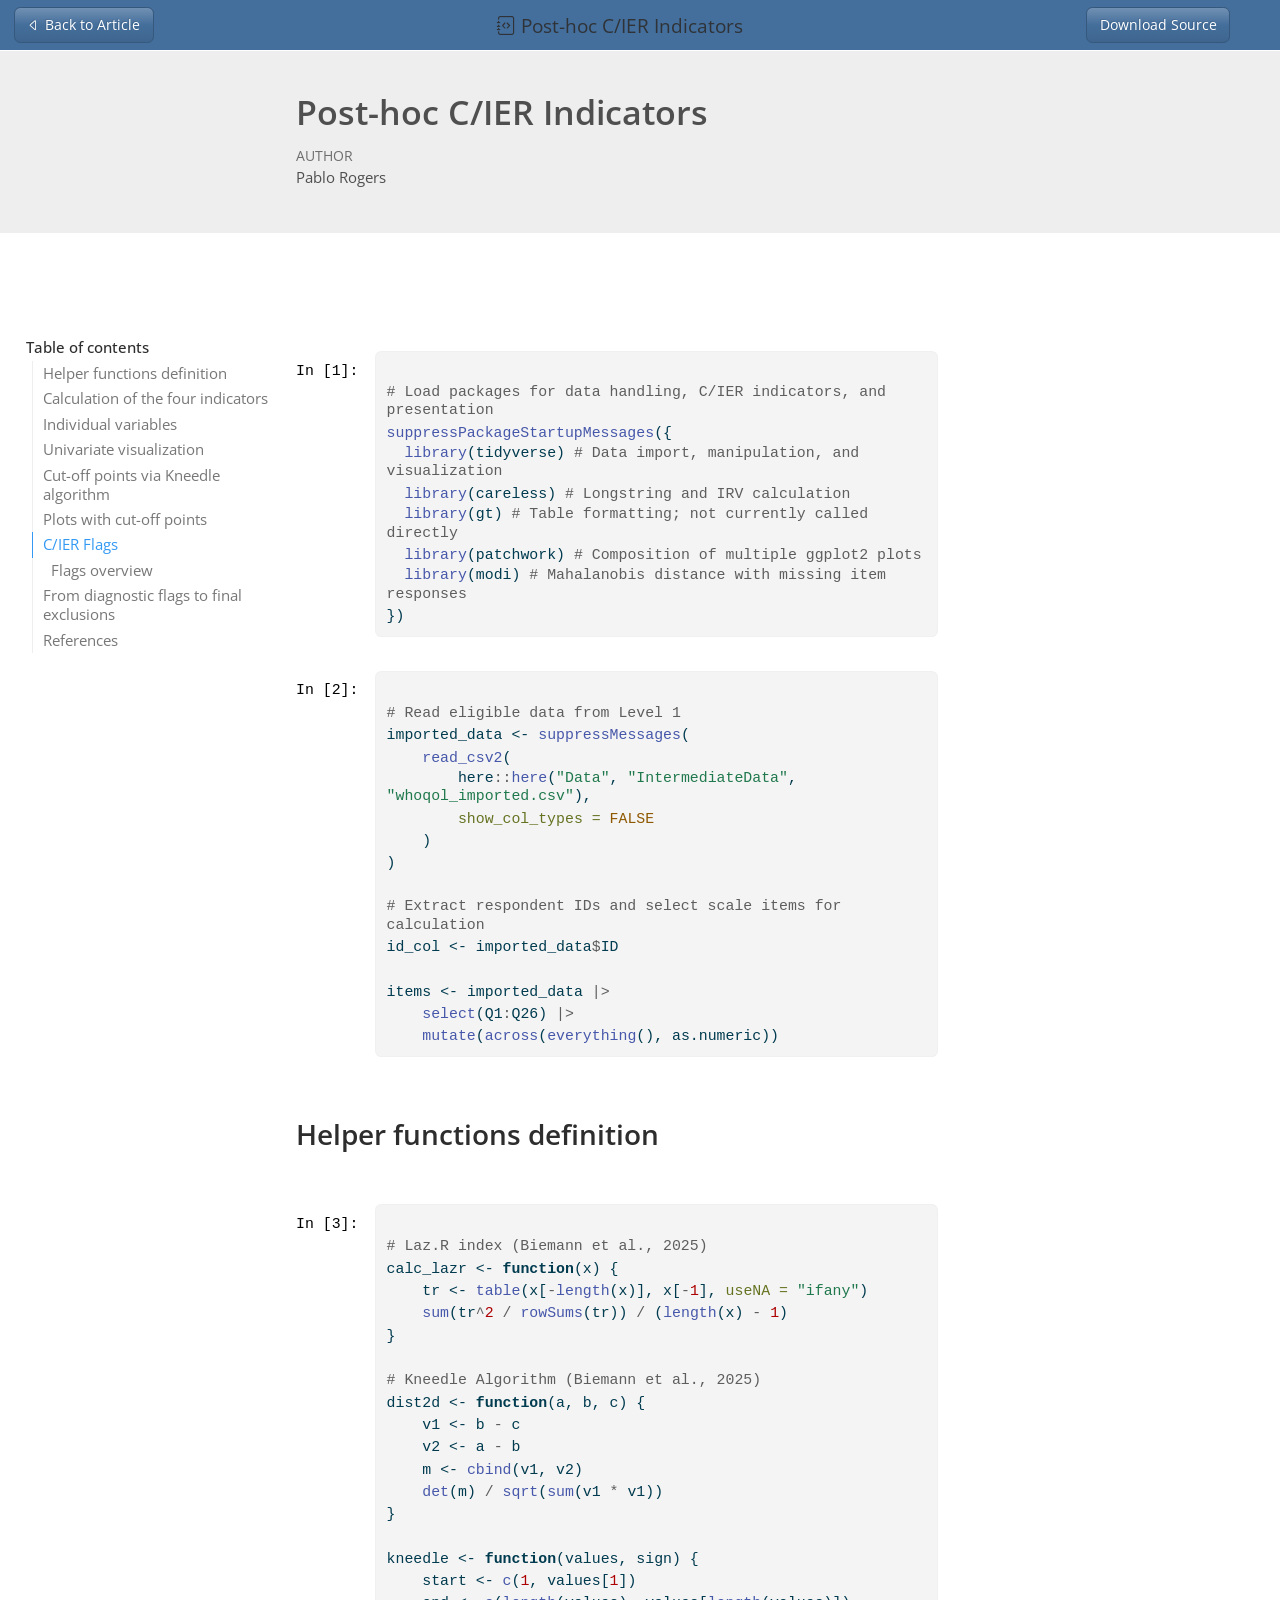
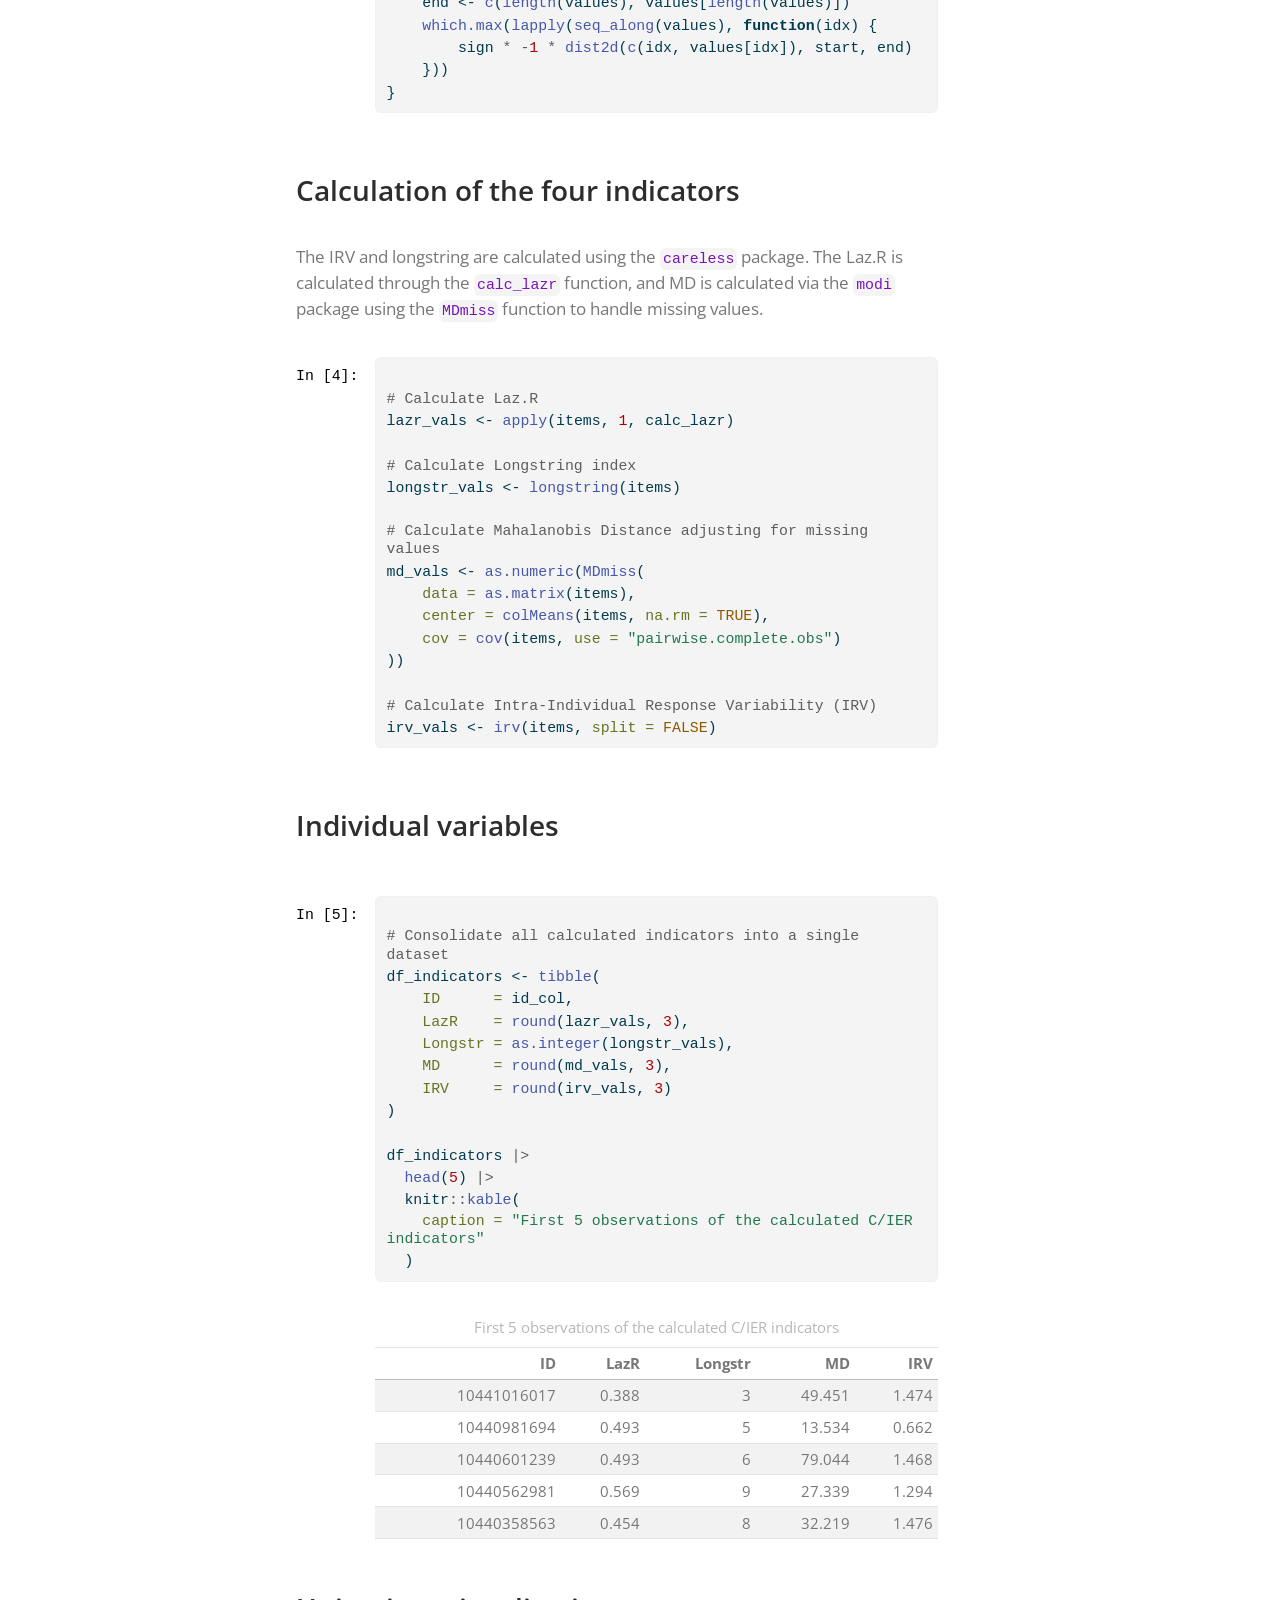
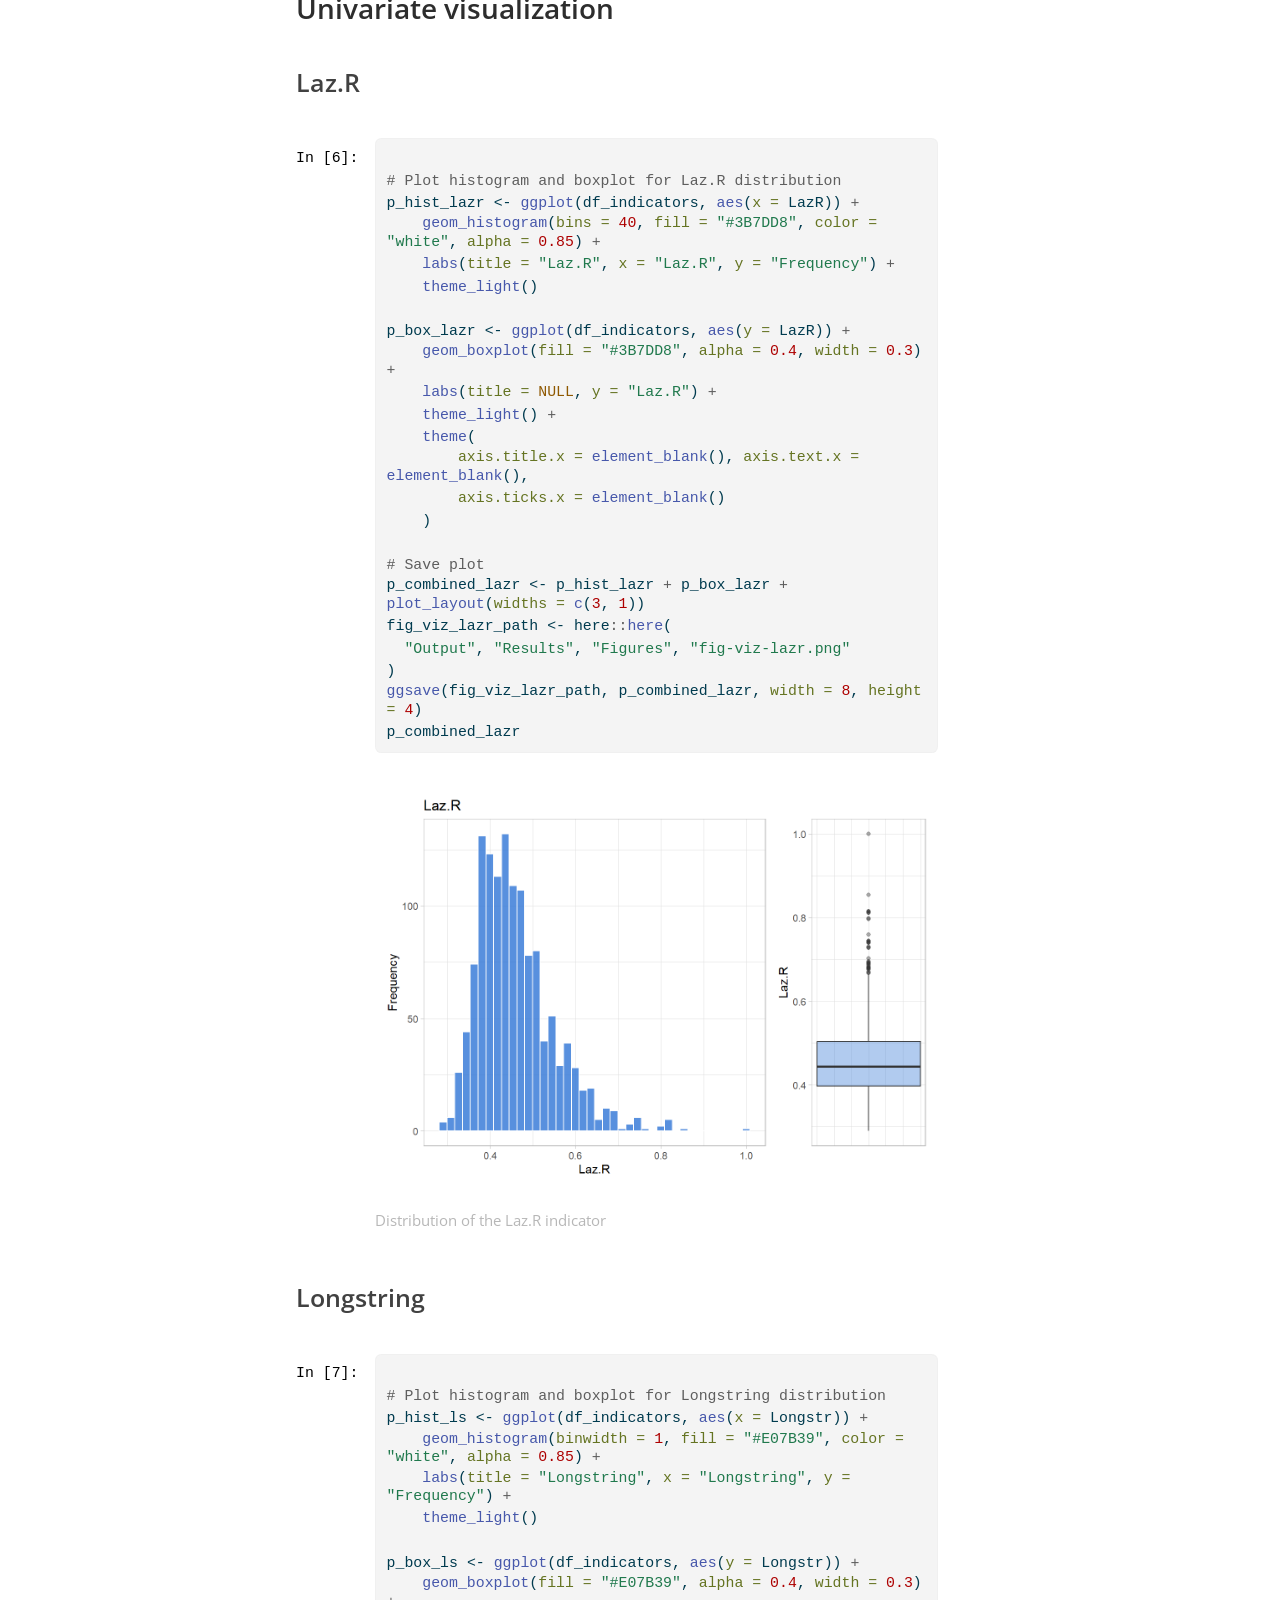
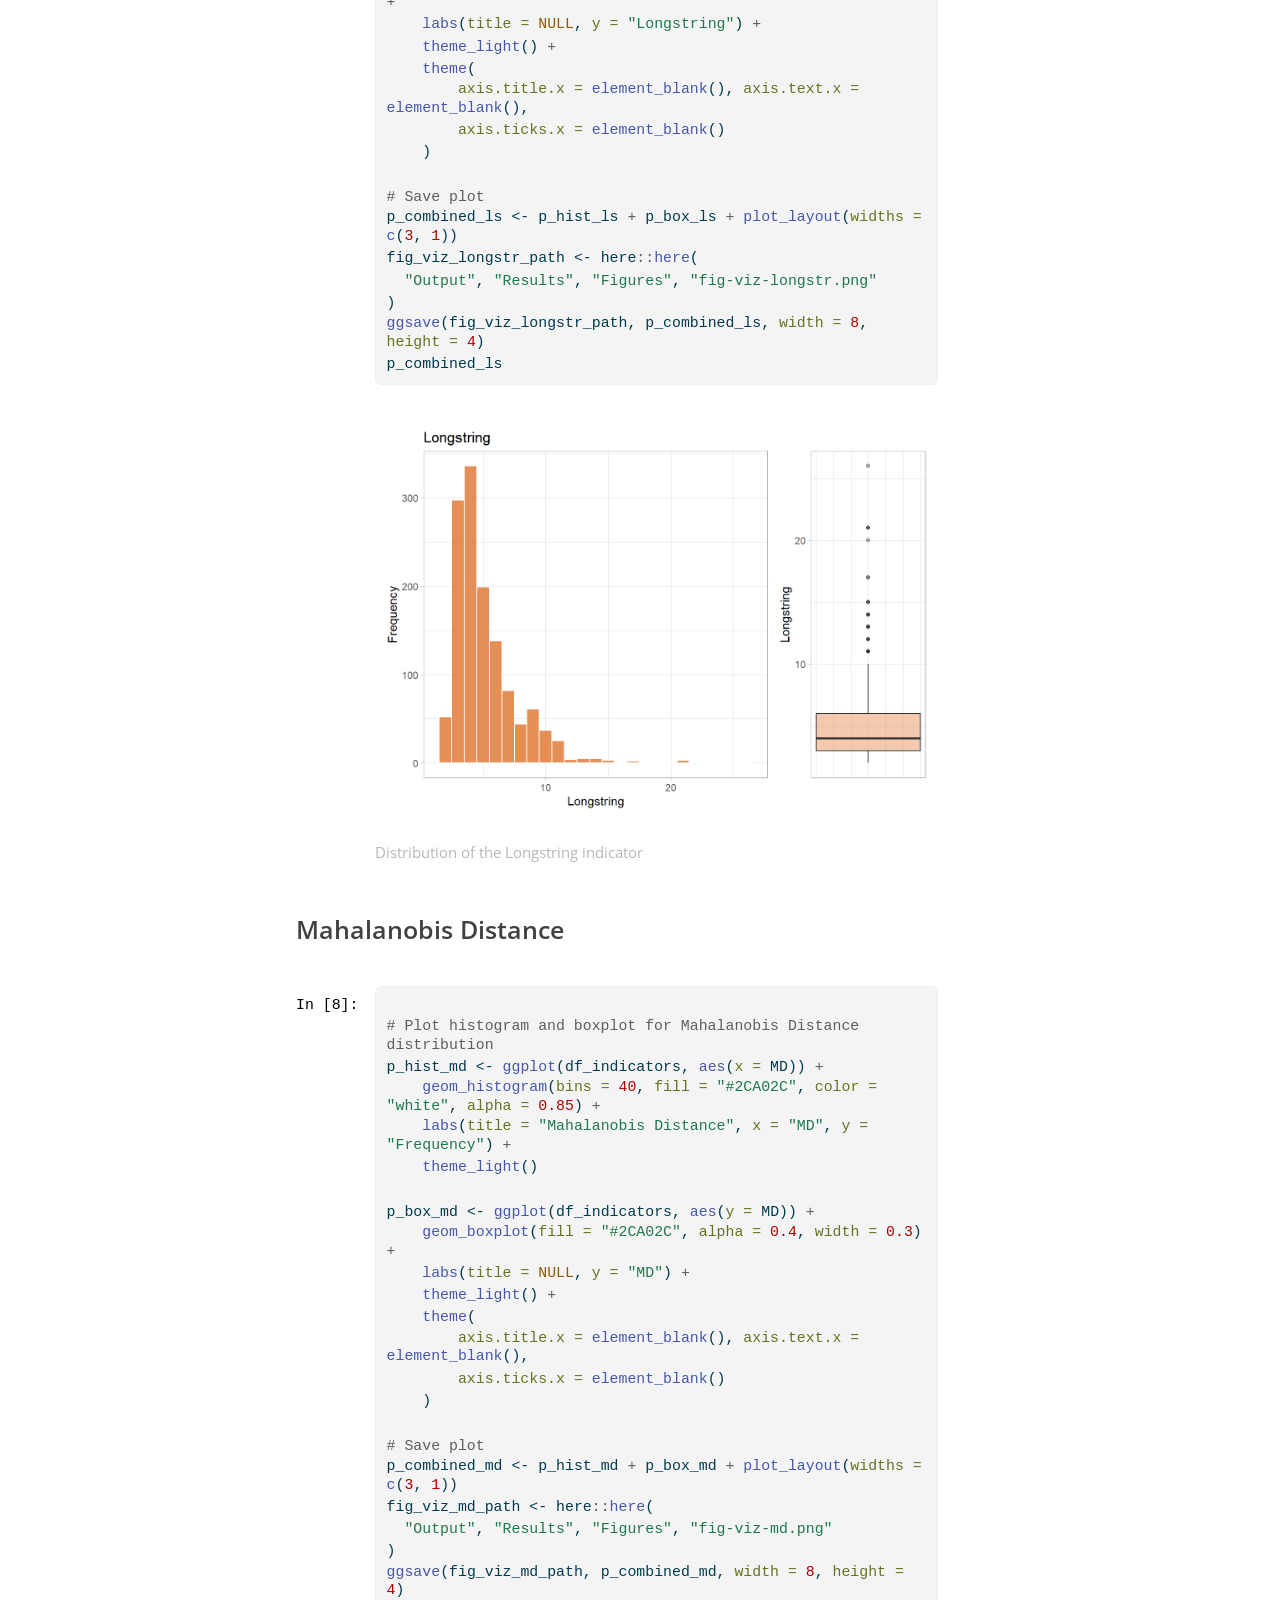
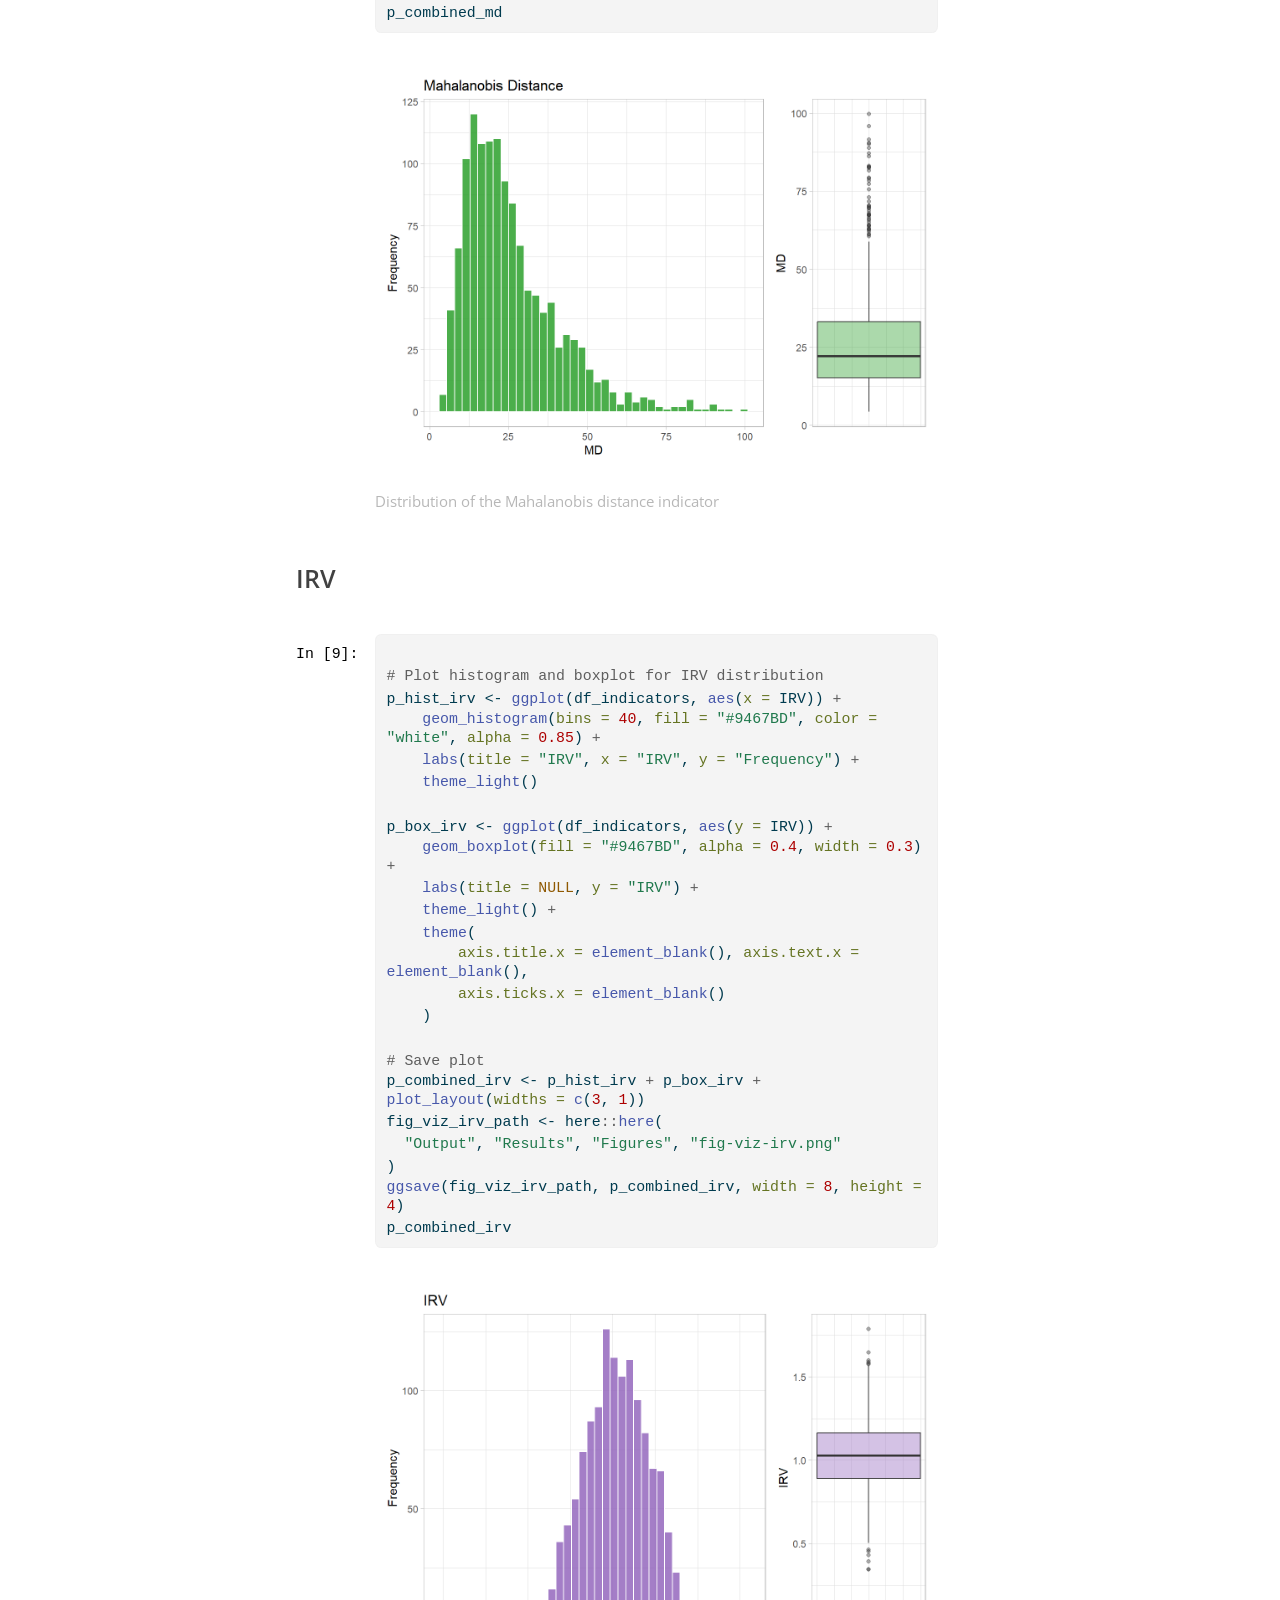
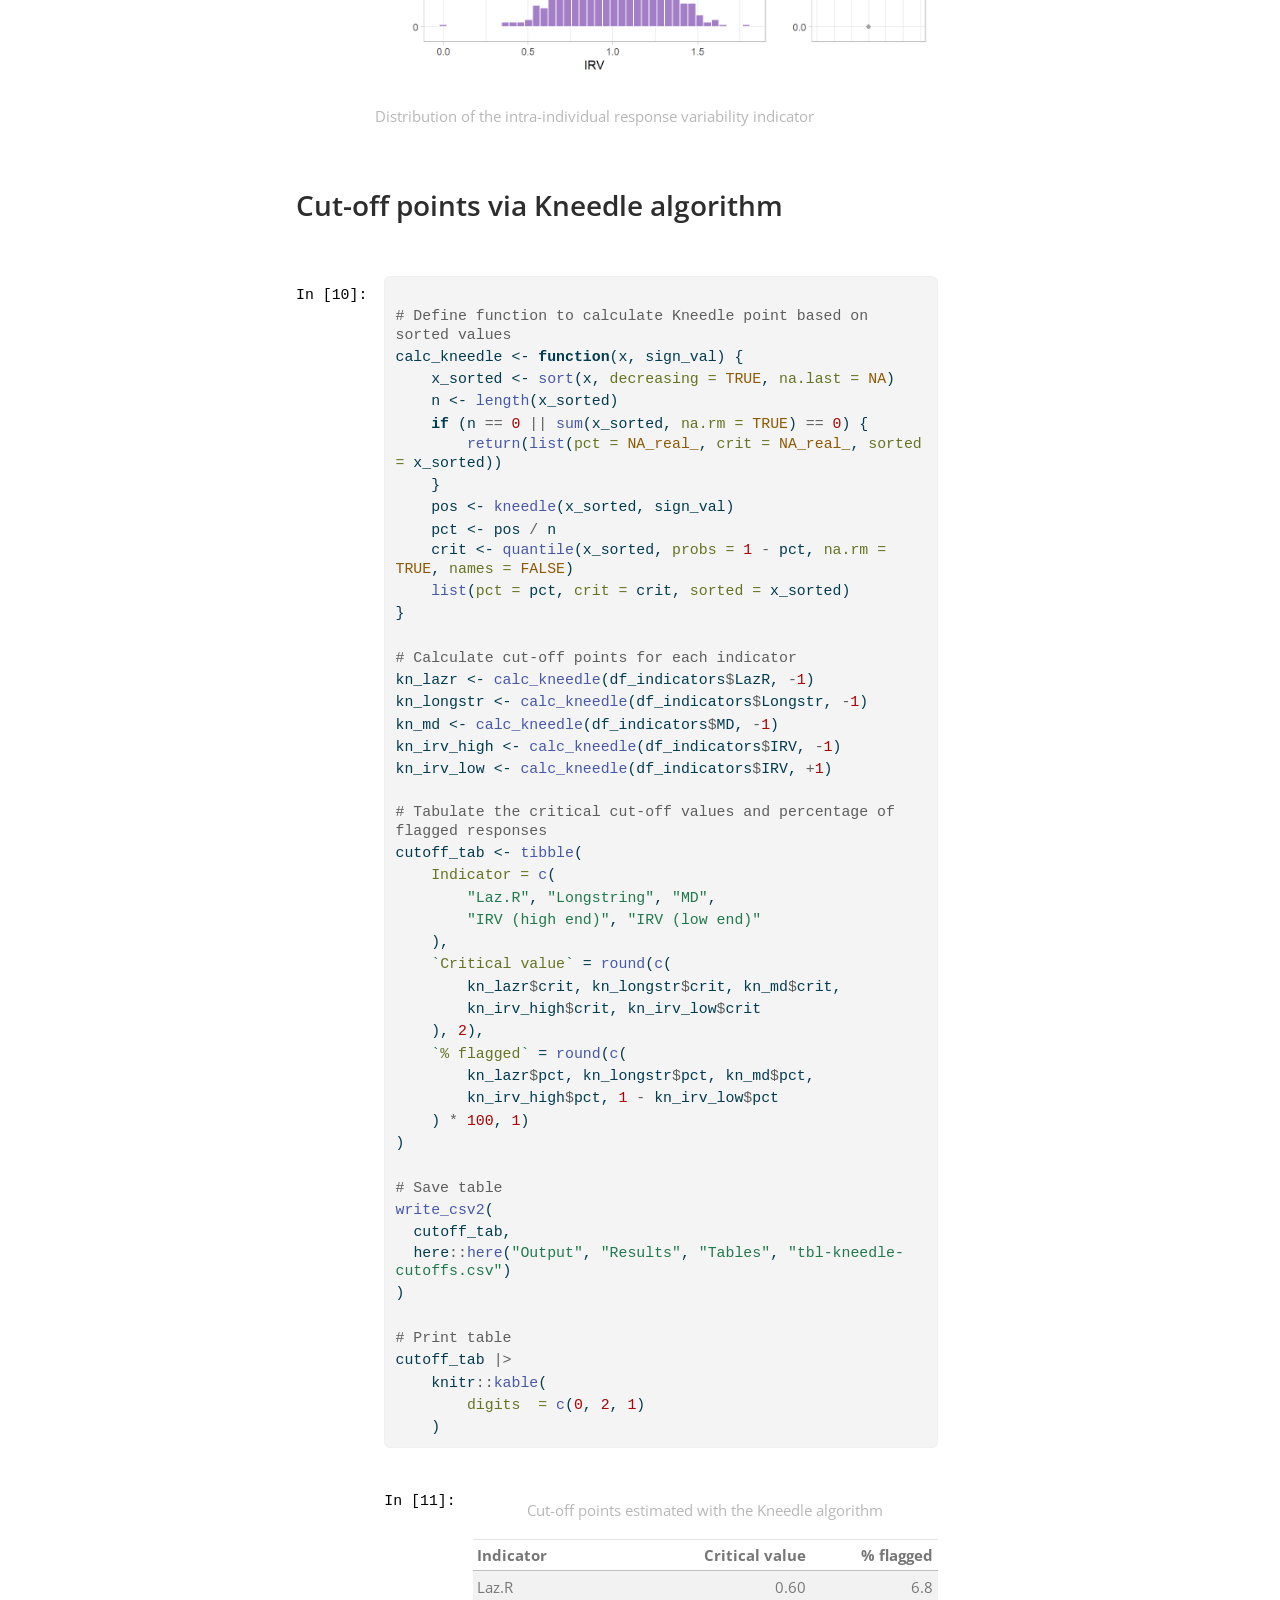
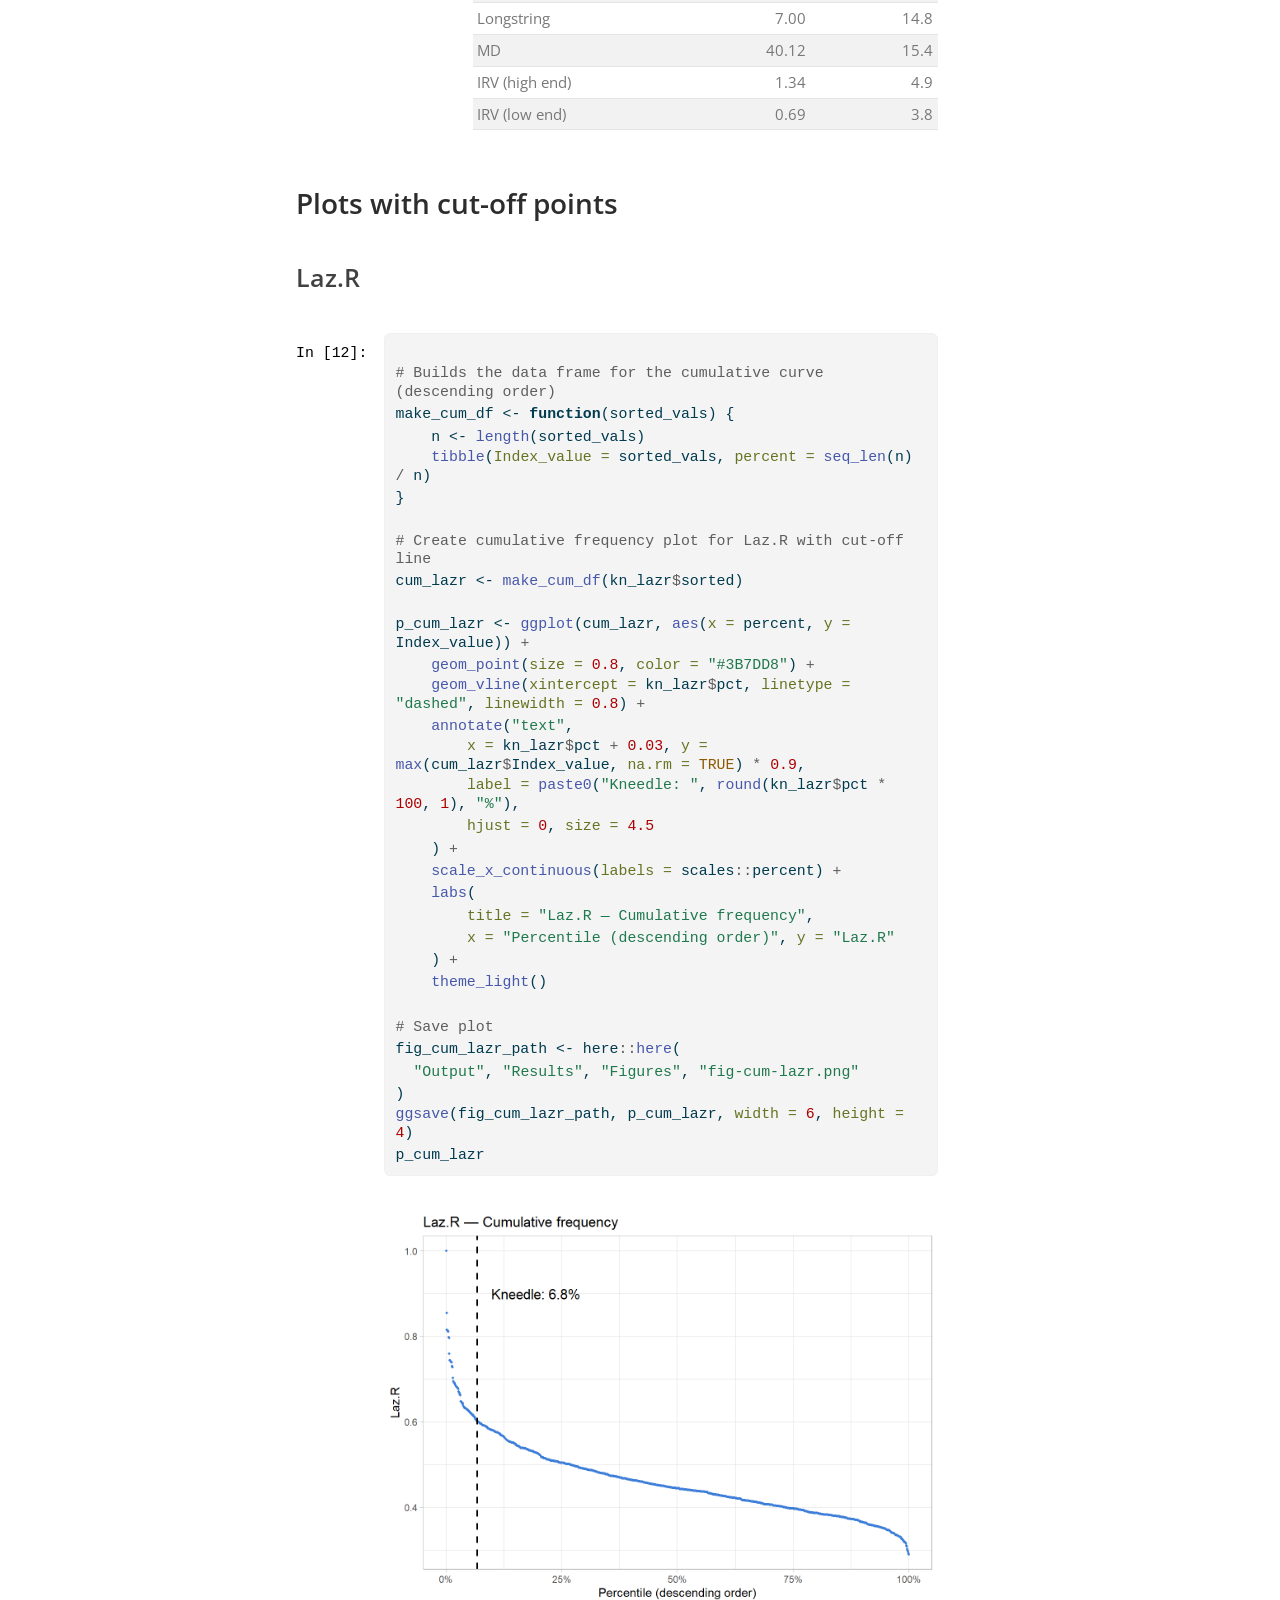
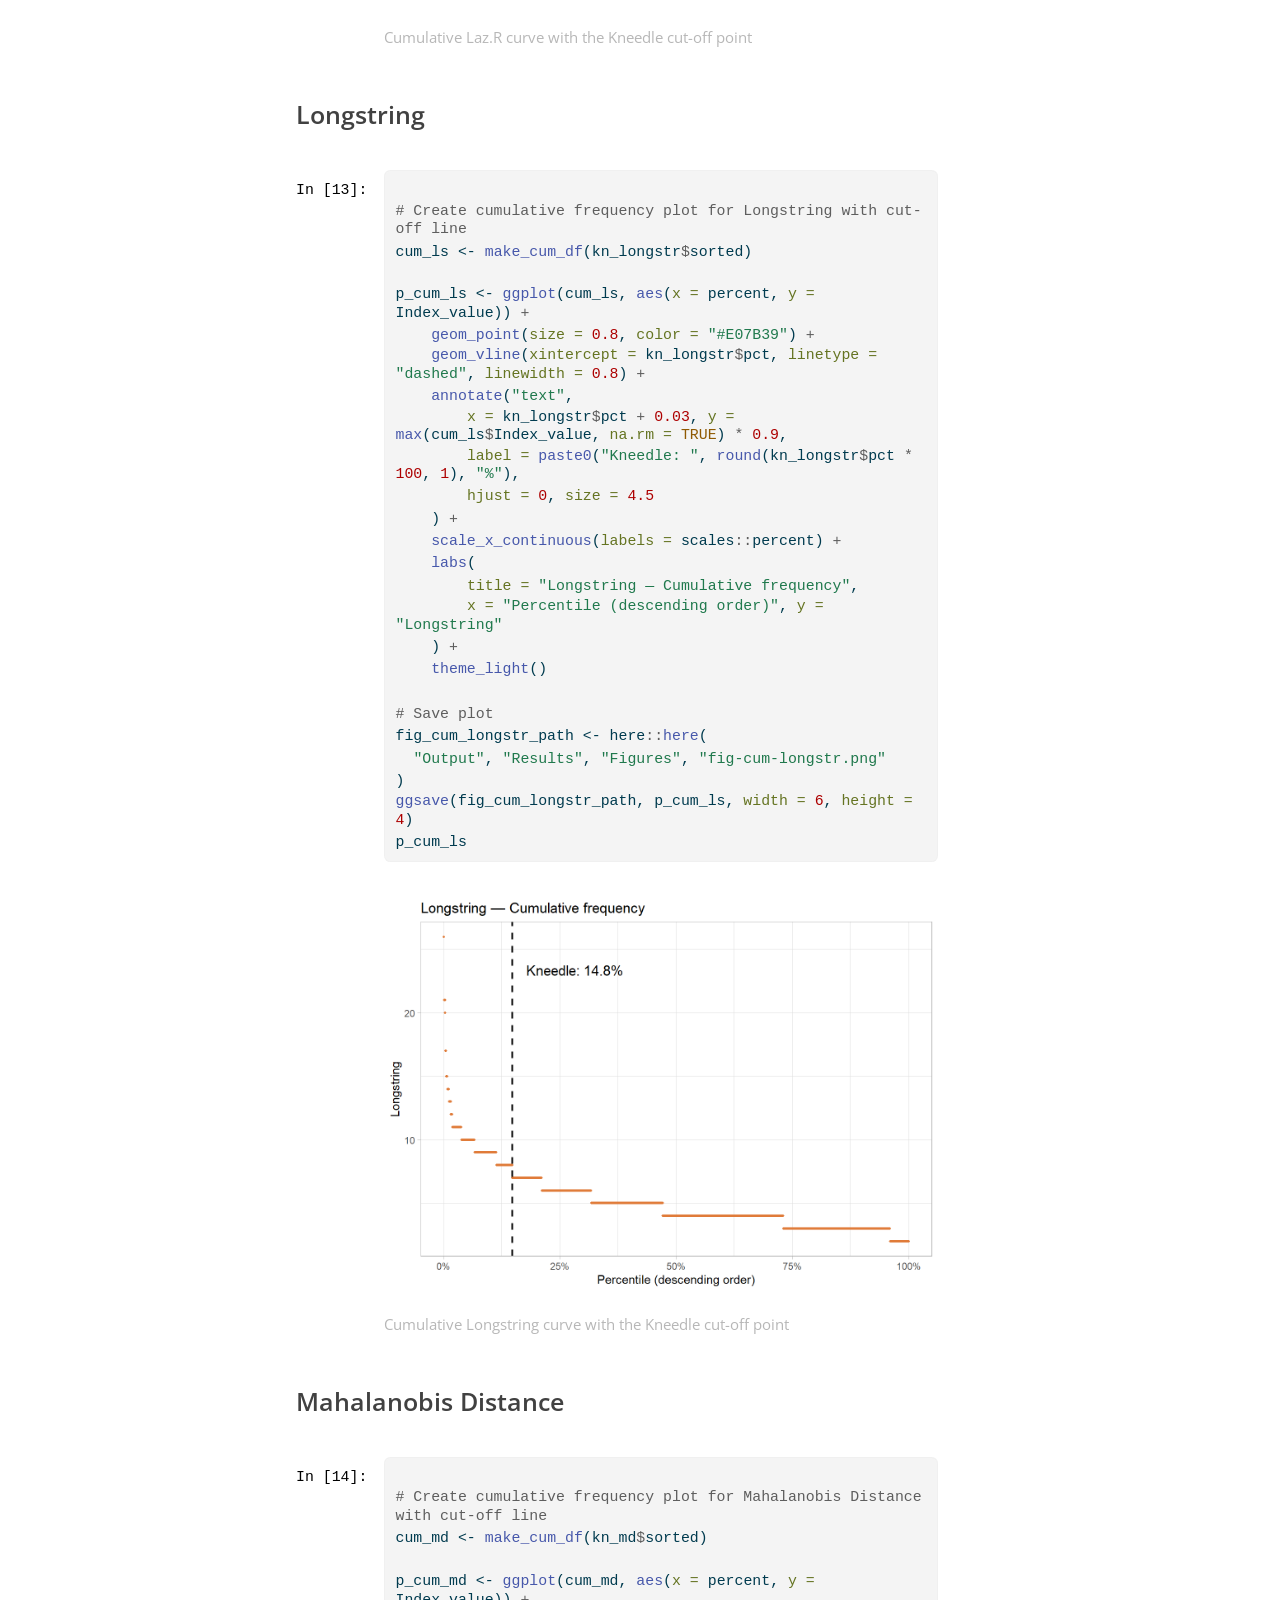
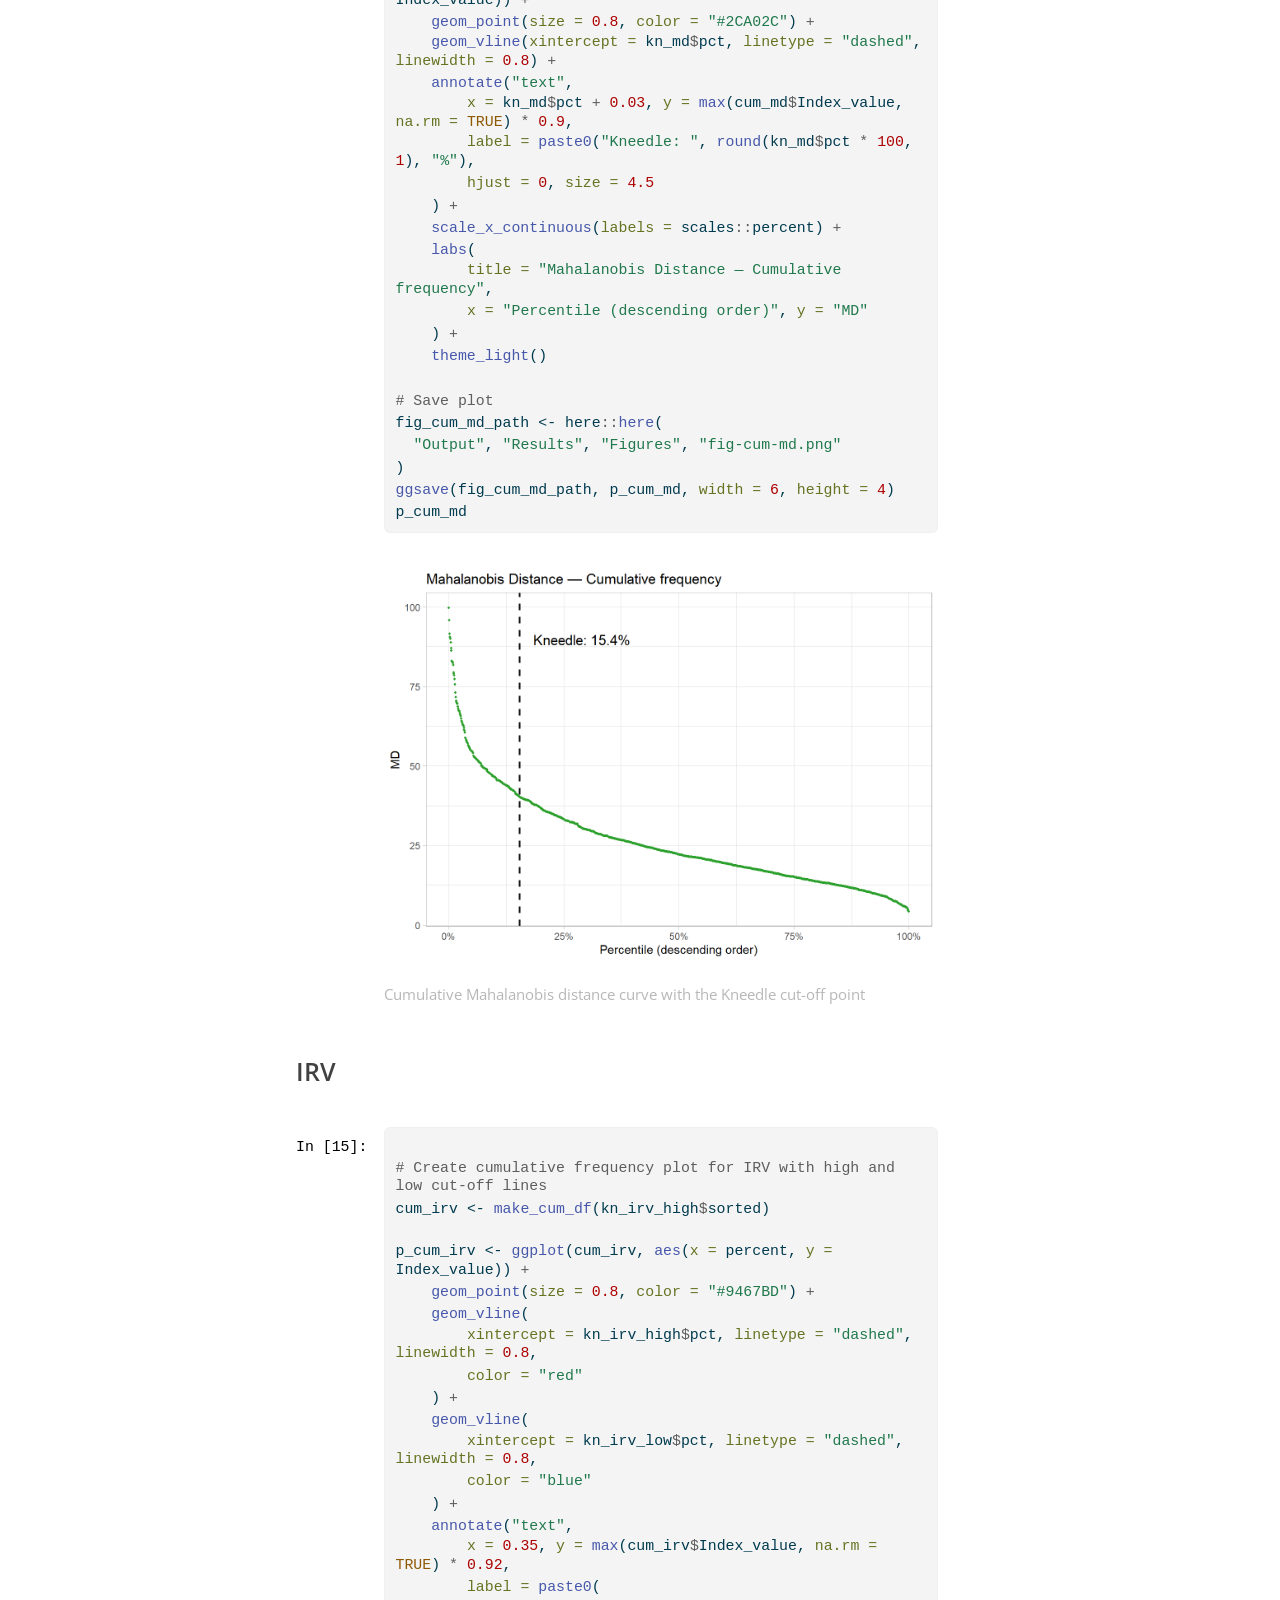
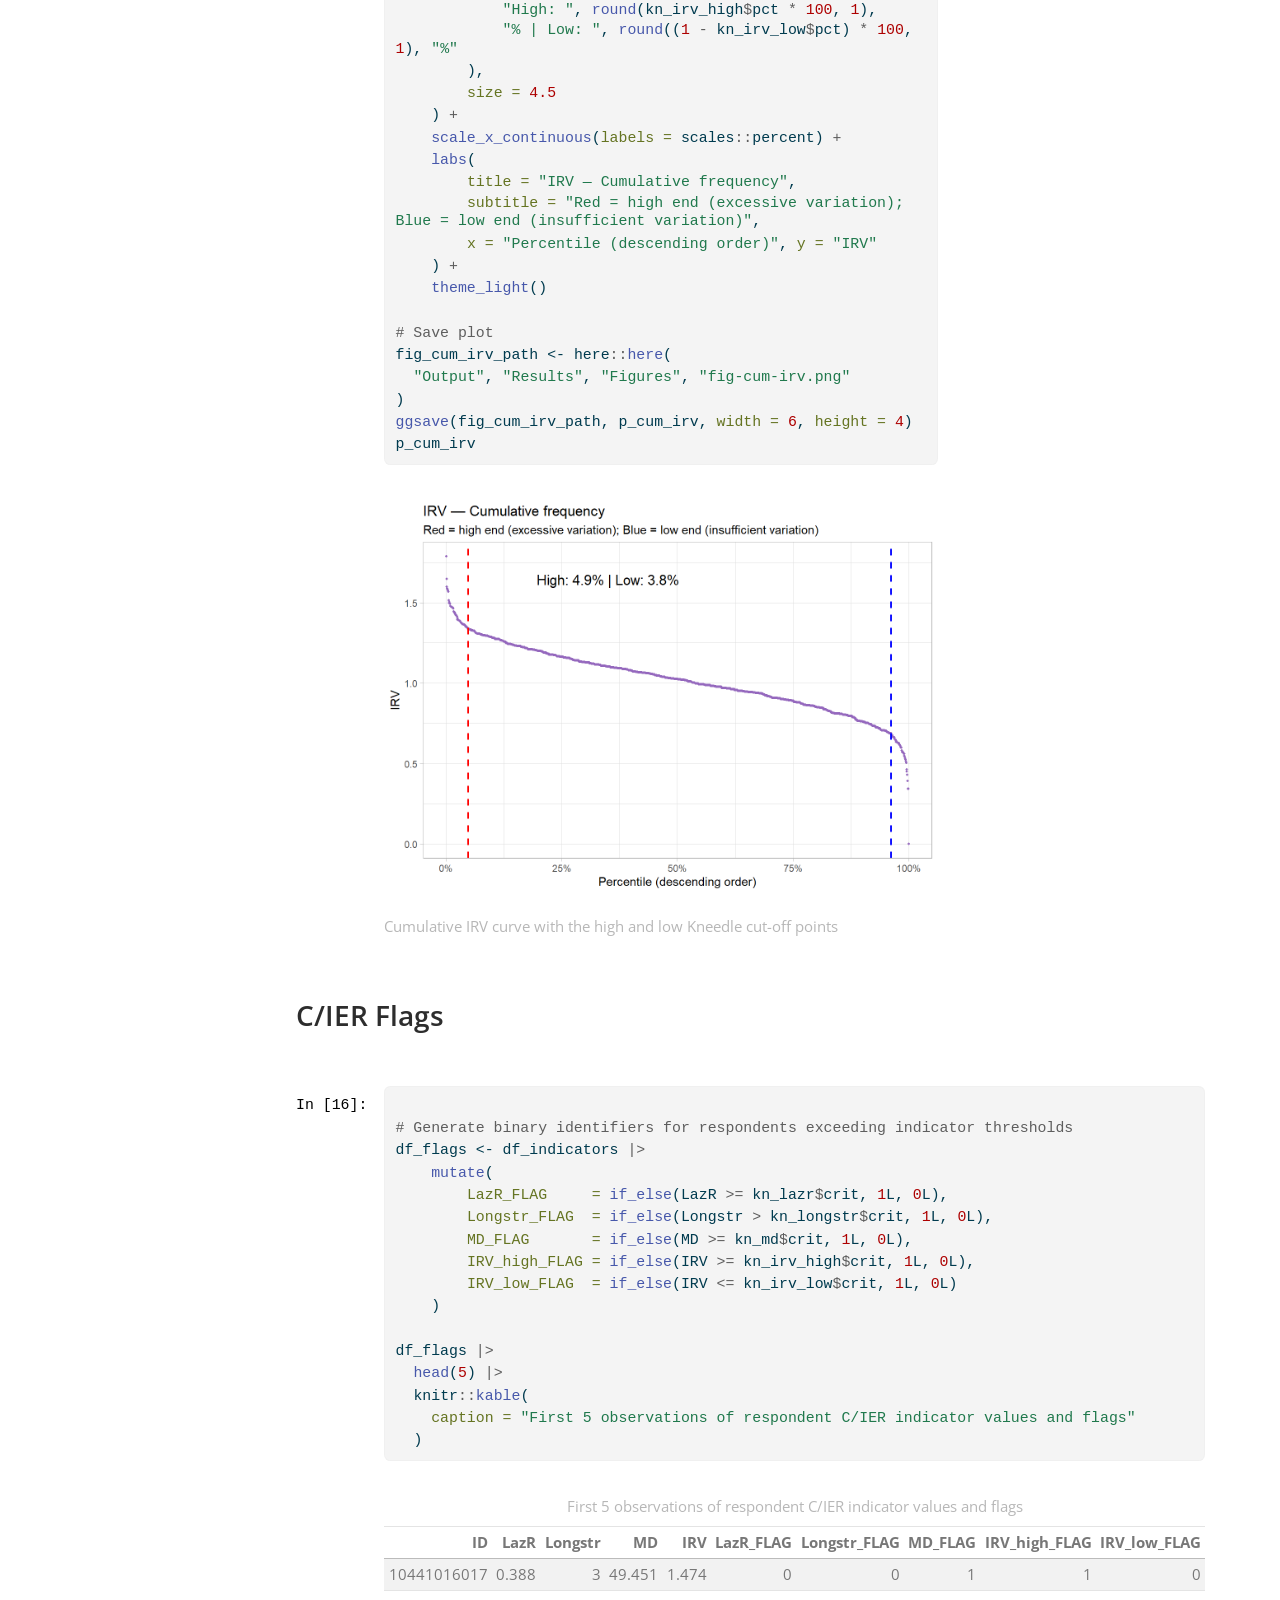
<file: Scripts/ProcessingScripts/02_posthoc-preview.html>
<!DOCTYPE html>
<html xmlns="http://www.w3.org/1999/xhtml" lang="en" xml:lang="en"><head>
    <meta charset="utf-8">
    <meta name="generator" content="quarto-1.9.37">

    <meta name="viewport" content="width=device-width, initial-scale=1.0, user-scalable=yes">

    <meta name="author" content="Pablo Rogers">

    <title>Post-hoc C/IER Indicators</title>
    <style>
      /* Default styles provided by pandoc.
      ** See https://pandoc.org/MANUAL.html#variables-for-html for config info.
      */
      code{white-space: pre-wrap;}
      span.smallcaps{font-variant: small-caps;}
      div.columns{display: flex; gap: min(4vw, 1.5em);}
      div.column{flex: auto; overflow-x: auto;}
      div.hanging-indent{margin-left: 1.5em; text-indent: -1.5em;}
      ul.task-list{list-style: none;}
      ul.task-list li input[type="checkbox"] {
        width: 0.8em;
        margin: 0 0.8em 0.2em -1em; /* quarto-specific, see https://github.com/quarto-dev/quarto-cli/issues/4556 */ 
        vertical-align: middle;
      }
      /* CSS for syntax highlighting */
      html { -webkit-text-size-adjust: 100%; }
      pre > code.sourceCode { white-space: pre; position: relative; }
      pre > code.sourceCode > span { display: inline-block; line-height: 1.25; }
      pre > code.sourceCode > span:empty { height: 1.2em; }
      .sourceCode { overflow: visible; }
      code.sourceCode > span { color: inherit; text-decoration: inherit; }
      div.sourceCode { margin: 1em 0; }
      pre.sourceCode { margin: 0; }
      @media screen {
      div.sourceCode { overflow: auto; }
      }
      @media print {
      pre > code.sourceCode { white-space: pre-wrap; }
      pre > code.sourceCode > span { text-indent: -5em; padding-left: 5em; }
      }
      pre.numberSource code
        { counter-reset: source-line 0; }
      pre.numberSource code > span
        { position: relative; left: -4em; counter-increment: source-line; }
      pre.numberSource code > span > a:first-child::before
        { content: counter(source-line);
          position: relative; left: -1em; text-align: right; vertical-align: baseline;
          border: none; display: inline-block;
          -webkit-touch-callout: none; -webkit-user-select: none;
          -khtml-user-select: none; -moz-user-select: none;
          -ms-user-select: none; user-select: none;
          padding: 0 4px; width: 4em;
        }
      pre.numberSource { margin-left: 3em;  padding-left: 4px; }
      div.sourceCode
        {   }
      @media screen {
      pre > code.sourceCode > span > a:first-child::before { text-decoration: underline; }
      }
      /* CSS for citations */
      div.csl-bib-body { }
      div.csl-entry {
        clear: both;
        margin-bottom: 0em;
      }
      .hanging-indent div.csl-entry {
        margin-left:2em;
        text-indent:-2em;
      }
      div.csl-left-margin {
        min-width:2em;
        float:left;
      }
      div.csl-right-inline {
        margin-left:2em;
        padding-left:1em;
      }
      div.csl-indent {
        margin-left: 2em;
      }    </style>

    <style>
      body.hypothesis-enabled #quarto-embed-header {
        padding-right: 36px;
      }

      #quarto-embed-header {
        height: 3em;
        width: 100%;
        display: flex;
        justify-content: space-between;
        align-items: center;
        border-bottom: solid 1px;
      }

      #quarto-embed-header h6 {
        font-size: 1.1em;
        padding-top: 0.6em;
        margin-left: 1em;
        margin-right: 1em;
        font-weight: 400;
      }

      #quarto-embed-header a.quarto-back-link,
      #quarto-embed-header a.quarto-download-embed {
        font-size: 0.8em;
        margin-top: 1em;
        margin-bottom: 1em;
        margin-left: 1em;
        margin-right: 1em;
      }

      .quarto-back-container {
        padding-left: 0.5em;
        display: flex;
      }

      .headroom {
          will-change: transform;
          transition: transform 200ms linear;
      }

      .headroom--pinned {
          transform: translateY(0%);
      }

      .headroom--unpinned {
          transform: translateY(-100%);
      }      
    </style>

    <script>
    window.document.addEventListener("DOMContentLoaded", function () {

      var header = window.document.querySelector("#quarto-embed-header");
      const titleBannerEl = window.document.querySelector("body > #title-block-header");
      if (titleBannerEl) {
        titleBannerEl.style.paddingTop = header.clientHeight + "px";
      }
      const contentEl = window.document.getElementById('quarto-content');
      for (const child of contentEl.children) {
        child.style.paddingTop = header.clientHeight + "px";
        child.style.marginTop = "1em";
      }

      // Use the article root if the `back` call doesn't work. This isn't perfect
      // but should typically work
      window.quartoBackToArticle = () => {
        var currentUrl = window.location.href;
        window.history.back();
        setTimeout(() => {
            // if location was not changed in 100 ms, then there is no history back
            if(currentUrl === window.location.href){              
                // redirect to site root
                window.location.href = ".....html";
            }
        }, 100);
      }

      const headroom = new window.Headroom(header, {
        tolerance: 5,
        onPin: function () {
        },
        onUnpin: function () {
        },
      });
      headroom.init();
    });
    </script>

    
<script src="../../site_libs/manuscript-notebook/headroom.min.js"></script>
<script src="../../site_libs/clipboard/clipboard.min.js"></script>
<script src="../../site_libs/quarto-html/quarto.js" type="module"></script>
<script src="../../site_libs/quarto-html/tabsets/tabsets.js" type="module"></script>
<script src="../../site_libs/quarto-html/popper.min.js"></script>
<script src="../../site_libs/quarto-html/tippy.umd.min.js"></script>
<script src="../../site_libs/quarto-html/anchor.min.js"></script>
<link href="../../site_libs/quarto-html/tippy.css" rel="stylesheet">
<link href="../../site_libs/quarto-html/quarto-syntax-highlighting-7f8f88aac4f3542376d5c11b86a4c14d.css" rel="stylesheet" id="quarto-text-highlighting-styles">
<script src="../../site_libs/bootstrap/bootstrap.min.js"></script>
<link href="../../site_libs/bootstrap/bootstrap-icons.css" rel="stylesheet">
<link href="../../site_libs/bootstrap/bootstrap-df715b4811ca13bc07639e5bce24b6cd.min.css" rel="stylesheet" append-hash="true" id="quarto-bootstrap" data-mode="light">
<script src="../../site_libs/quarto-contrib/glightbox/glightbox.min.js"></script>
<link href="../../site_libs/quarto-contrib/glightbox/glightbox.min.css" rel="stylesheet">
<link href="../../site_libs/quarto-contrib/glightbox/lightbox.css" rel="stylesheet">
     <script async="" src="https://hypothes.is/embed.js"></script>
<script>
  window.document.addEventListener("DOMContentLoaded", function (_event) {
    document.body.classList.add('hypothesis-enabled');
  });
</script>  
        <link rel="stylesheet" href="../../custom.css">
      </head>

  <body class="quarto-notebook quarto-light">
    <div id="quarto-embed-header" class="headroom fixed-top bg-primary">
      
      <a onclick="window.quartoBackToArticle(); return false;" class="btn btn-primary quarto-back-link" href=""><i class="bi bi-caret-left"></i> Back to Article</a>
      <h6><i class="bi bi-journal-code"></i> Post-hoc C/IER Indicators</h6>

            <a href="../../Scripts/ProcessingScripts/02_posthoc.qmd" class="btn btn-primary quarto-download-embed" download="02_posthoc.qmd">Download Source</a>
          </div>

     <header id="title-block-header" class="quarto-title-block default toc-left page-columns page-full">
  <div class="quarto-title-banner page-columns page-full">
    <div class="quarto-title column-body">
      <h1 class="title">Post-hoc C/IER Indicators</h1>
          </div>

    
    <div class="quarto-title-meta-container">
      <div class="quarto-title-meta-column-start">
        
        <div class="quarto-title-meta">

                <div>
            <div class="quarto-title-meta-heading">Author</div>
            <div class="quarto-title-meta-contents">
                        <p>Pablo Rogers </p>
                      </div>
          </div>
                
          
                
              </div>
      </div>
      <div class="quarto-title-meta-column-end quarto-other-formats-target">
      </div>
    </div>



    <div class="quarto-other-links-text-target">
    </div>  </div>
</header><div id="quarto-content" class="page-columns page-rows-contents page-layout-article toc-left">
<div id="quarto-sidebar-toc-left" class="sidebar toc-left">
  <nav id="TOC" role="doc-toc" class="toc-active">
    <h2 id="toc-title">Table of contents</h2>
   
  <ul>
  <li><a href="#helper-functions-definition" id="toc-helper-functions-definition" class="nav-link active" data-scroll-target="#helper-functions-definition">Helper functions definition</a></li>
  <li><a href="#calculation-of-the-four-indicators" id="toc-calculation-of-the-four-indicators" class="nav-link" data-scroll-target="#calculation-of-the-four-indicators">Calculation of the four indicators</a></li>
  <li><a href="#individual-variables" id="toc-individual-variables" class="nav-link" data-scroll-target="#individual-variables">Individual variables</a></li>
  <li><a href="#univariate-visualization" id="toc-univariate-visualization" class="nav-link" data-scroll-target="#univariate-visualization">Univariate visualization</a>
  <ul class="collapse">
  <li><a href="#laz.r" id="toc-laz.r" class="nav-link" data-scroll-target="#laz.r">Laz.R</a></li>
  <li><a href="#longstring" id="toc-longstring" class="nav-link" data-scroll-target="#longstring">Longstring</a></li>
  <li><a href="#mahalanobis-distance" id="toc-mahalanobis-distance" class="nav-link" data-scroll-target="#mahalanobis-distance">Mahalanobis Distance</a></li>
  <li><a href="#irv" id="toc-irv" class="nav-link" data-scroll-target="#irv">IRV</a></li>
  </ul></li>
  <li><a href="#cut-off-points-via-kneedle-algorithm" id="toc-cut-off-points-via-kneedle-algorithm" class="nav-link" data-scroll-target="#cut-off-points-via-kneedle-algorithm">Cut-off points via Kneedle algorithm</a></li>
  <li><a href="#plots-with-cut-off-points" id="toc-plots-with-cut-off-points" class="nav-link" data-scroll-target="#plots-with-cut-off-points">Plots with cut-off points</a>
  <ul class="collapse">
  <li><a href="#laz.r-1" id="toc-laz.r-1" class="nav-link" data-scroll-target="#laz.r-1">Laz.R</a></li>
  <li><a href="#longstring-1" id="toc-longstring-1" class="nav-link" data-scroll-target="#longstring-1">Longstring</a></li>
  <li><a href="#mahalanobis-distance-1" id="toc-mahalanobis-distance-1" class="nav-link" data-scroll-target="#mahalanobis-distance-1">Mahalanobis Distance</a></li>
  <li><a href="#irv-1" id="toc-irv-1" class="nav-link" data-scroll-target="#irv-1">IRV</a></li>
  </ul></li>
  <li><a href="#cier-flags" id="toc-cier-flags" class="nav-link" data-scroll-target="#cier-flags">C/IER Flags</a>
  <ul class="collapse">
  <li><a href="#flags-overview" id="toc-flags-overview" class="nav-link" data-scroll-target="#flags-overview">Flags overview</a></li>
  </ul></li>
  <li><a href="#posthoc-decision" id="toc-posthoc-decision" class="nav-link" data-scroll-target="#posthoc-decision">From diagnostic flags to final exclusions</a>
  <ul class="collapse">
  <li><a href="#consequences-of-alternative-decision-rules" id="toc-consequences-of-alternative-decision-rules" class="nav-link" data-scroll-target="#consequences-of-alternative-decision-rules">Consequences of alternative decision rules</a></li>
  <li><a href="#what-the-intersections-show" id="toc-what-the-intersections-show" class="nav-link" data-scroll-target="#what-the-intersections-show">What the intersections show</a></li>
  <li><a href="#final-rule-at-least-two-of-four-decision-flags" id="toc-final-rule-at-least-two-of-four-decision-flags" class="nav-link" data-scroll-target="#final-rule-at-least-two-of-four-decision-flags">Final rule: at least two of four decision flags</a></li>
  <li><a href="#final-analysis-dataset" id="toc-final-analysis-dataset" class="nav-link" data-scroll-target="#final-analysis-dataset">Final analysis dataset</a></li>
  </ul></li>
  <li><a href="#references" id="toc-references" class="nav-link" data-scroll-target="#references">References</a></li>
  </ul>
</nav>
</div>
<div id="quarto-margin-sidebar" class="sidebar margin-sidebar zindex-bottom">
</div>
<main class="content quarto-banner-title-block" id="quarto-document-content">      

       <div class="cell-container"><div class="cell-decorator"><pre>In [1]:</pre></div><div class="cell">
<div class="code-copy-outer-scaffold"><div class="sourceCode cell-code" id="cb1"><pre class="sourceCode r code-with-copy"><code class="sourceCode r"><span id="cb1-1"><a href="#cb1-1" aria-hidden="true" tabindex="-1"></a></span>
<span id="cb1-2"><a href="#cb1-2" aria-hidden="true" tabindex="-1"></a><span class="co"># Load packages for data handling, C/IER indicators, and presentation</span></span>
<span id="cb1-3"><a href="#cb1-3" aria-hidden="true" tabindex="-1"></a><span class="fu">suppressPackageStartupMessages</span>({</span>
<span id="cb1-4"><a href="#cb1-4" aria-hidden="true" tabindex="-1"></a>  <span class="fu">library</span>(tidyverse) <span class="co"># Data import, manipulation, and visualization</span></span>
<span id="cb1-5"><a href="#cb1-5" aria-hidden="true" tabindex="-1"></a>  <span class="fu">library</span>(careless) <span class="co"># Longstring and IRV calculation</span></span>
<span id="cb1-6"><a href="#cb1-6" aria-hidden="true" tabindex="-1"></a>  <span class="fu">library</span>(gt) <span class="co"># Table formatting; not currently called directly</span></span>
<span id="cb1-7"><a href="#cb1-7" aria-hidden="true" tabindex="-1"></a>  <span class="fu">library</span>(patchwork) <span class="co"># Composition of multiple ggplot2 plots</span></span>
<span id="cb1-8"><a href="#cb1-8" aria-hidden="true" tabindex="-1"></a>  <span class="fu">library</span>(modi) <span class="co"># Mahalanobis distance with missing item responses</span></span>
<span id="cb1-9"><a href="#cb1-9" aria-hidden="true" tabindex="-1"></a>})</span></code></pre></div><button title="Copy to Clipboard" class="code-copy-button"><i class="bi"></i></button></div>
</div></div>
<div class="cell-container"><div class="cell-decorator"><pre>In [2]:</pre></div><div class="cell">
<div class="code-copy-outer-scaffold"><div class="sourceCode cell-code" id="cb2"><pre class="sourceCode r code-with-copy"><code class="sourceCode r"><span id="cb2-1"><a href="#cb2-1" aria-hidden="true" tabindex="-1"></a></span>
<span id="cb2-2"><a href="#cb2-2" aria-hidden="true" tabindex="-1"></a><span class="co"># Read eligible data from Level 1</span></span>
<span id="cb2-3"><a href="#cb2-3" aria-hidden="true" tabindex="-1"></a>imported_data <span class="ot">&lt;-</span> <span class="fu">suppressMessages</span>(</span>
<span id="cb2-4"><a href="#cb2-4" aria-hidden="true" tabindex="-1"></a>    <span class="fu">read_csv2</span>(</span>
<span id="cb2-5"><a href="#cb2-5" aria-hidden="true" tabindex="-1"></a>        here<span class="sc">::</span><span class="fu">here</span>(<span class="st">"Data"</span>, <span class="st">"IntermediateData"</span>, <span class="st">"whoqol_imported.csv"</span>),</span>
<span id="cb2-6"><a href="#cb2-6" aria-hidden="true" tabindex="-1"></a>        <span class="at">show_col_types =</span> <span class="cn">FALSE</span></span>
<span id="cb2-7"><a href="#cb2-7" aria-hidden="true" tabindex="-1"></a>    )</span>
<span id="cb2-8"><a href="#cb2-8" aria-hidden="true" tabindex="-1"></a>)</span>
<span id="cb2-9"><a href="#cb2-9" aria-hidden="true" tabindex="-1"></a></span>
<span id="cb2-10"><a href="#cb2-10" aria-hidden="true" tabindex="-1"></a><span class="co"># Extract respondent IDs and select scale items for calculation</span></span>
<span id="cb2-11"><a href="#cb2-11" aria-hidden="true" tabindex="-1"></a>id_col <span class="ot">&lt;-</span> imported_data<span class="sc">$</span>ID</span>
<span id="cb2-12"><a href="#cb2-12" aria-hidden="true" tabindex="-1"></a></span>
<span id="cb2-13"><a href="#cb2-13" aria-hidden="true" tabindex="-1"></a>items <span class="ot">&lt;-</span> imported_data <span class="sc">|&gt;</span></span>
<span id="cb2-14"><a href="#cb2-14" aria-hidden="true" tabindex="-1"></a>    <span class="fu">select</span>(Q1<span class="sc">:</span>Q26) <span class="sc">|&gt;</span></span>
<span id="cb2-15"><a href="#cb2-15" aria-hidden="true" tabindex="-1"></a>    <span class="fu">mutate</span>(<span class="fu">across</span>(<span class="fu">everything</span>(), as.numeric))</span></code></pre></div><button title="Copy to Clipboard" class="code-copy-button"><i class="bi"></i></button></div>
</div></div>
<section id="helper-functions-definition" class="level2">
<h2 class="anchored" data-anchor-id="helper-functions-definition">Helper functions definition</h2>
<div class="cell-container"><div class="cell-decorator"><pre>In [3]:</pre></div><div class="cell">
<div class="code-copy-outer-scaffold"><div class="sourceCode cell-code" id="cb3"><pre class="sourceCode r code-with-copy"><code class="sourceCode r"><span id="cb3-1"><a href="#cb3-1" aria-hidden="true" tabindex="-1"></a></span>
<span id="cb3-2"><a href="#cb3-2" aria-hidden="true" tabindex="-1"></a><span class="co"># Laz.R index (Biemann et al., 2025)</span></span>
<span id="cb3-3"><a href="#cb3-3" aria-hidden="true" tabindex="-1"></a>calc_lazr <span class="ot">&lt;-</span> <span class="cf">function</span>(x) {</span>
<span id="cb3-4"><a href="#cb3-4" aria-hidden="true" tabindex="-1"></a>    tr <span class="ot">&lt;-</span> <span class="fu">table</span>(x[<span class="sc">-</span><span class="fu">length</span>(x)], x[<span class="sc">-</span><span class="dv">1</span>], <span class="at">useNA =</span> <span class="st">"ifany"</span>)</span>
<span id="cb3-5"><a href="#cb3-5" aria-hidden="true" tabindex="-1"></a>    <span class="fu">sum</span>(tr<span class="sc">^</span><span class="dv">2</span> <span class="sc">/</span> <span class="fu">rowSums</span>(tr)) <span class="sc">/</span> (<span class="fu">length</span>(x) <span class="sc">-</span> <span class="dv">1</span>)</span>
<span id="cb3-6"><a href="#cb3-6" aria-hidden="true" tabindex="-1"></a>}</span>
<span id="cb3-7"><a href="#cb3-7" aria-hidden="true" tabindex="-1"></a></span>
<span id="cb3-8"><a href="#cb3-8" aria-hidden="true" tabindex="-1"></a><span class="co"># Kneedle Algorithm (Biemann et al., 2025)</span></span>
<span id="cb3-9"><a href="#cb3-9" aria-hidden="true" tabindex="-1"></a>dist2d <span class="ot">&lt;-</span> <span class="cf">function</span>(a, b, c) {</span>
<span id="cb3-10"><a href="#cb3-10" aria-hidden="true" tabindex="-1"></a>    v1 <span class="ot">&lt;-</span> b <span class="sc">-</span> c</span>
<span id="cb3-11"><a href="#cb3-11" aria-hidden="true" tabindex="-1"></a>    v2 <span class="ot">&lt;-</span> a <span class="sc">-</span> b</span>
<span id="cb3-12"><a href="#cb3-12" aria-hidden="true" tabindex="-1"></a>    m <span class="ot">&lt;-</span> <span class="fu">cbind</span>(v1, v2)</span>
<span id="cb3-13"><a href="#cb3-13" aria-hidden="true" tabindex="-1"></a>    <span class="fu">det</span>(m) <span class="sc">/</span> <span class="fu">sqrt</span>(<span class="fu">sum</span>(v1 <span class="sc">*</span> v1))</span>
<span id="cb3-14"><a href="#cb3-14" aria-hidden="true" tabindex="-1"></a>}</span>
<span id="cb3-15"><a href="#cb3-15" aria-hidden="true" tabindex="-1"></a></span>
<span id="cb3-16"><a href="#cb3-16" aria-hidden="true" tabindex="-1"></a>kneedle <span class="ot">&lt;-</span> <span class="cf">function</span>(values, sign) {</span>
<span id="cb3-17"><a href="#cb3-17" aria-hidden="true" tabindex="-1"></a>    start <span class="ot">&lt;-</span> <span class="fu">c</span>(<span class="dv">1</span>, values[<span class="dv">1</span>])</span>
<span id="cb3-18"><a href="#cb3-18" aria-hidden="true" tabindex="-1"></a>    end <span class="ot">&lt;-</span> <span class="fu">c</span>(<span class="fu">length</span>(values), values[<span class="fu">length</span>(values)])</span>
<span id="cb3-19"><a href="#cb3-19" aria-hidden="true" tabindex="-1"></a>    <span class="fu">which.max</span>(<span class="fu">lapply</span>(<span class="fu">seq_along</span>(values), <span class="cf">function</span>(idx) {</span>
<span id="cb3-20"><a href="#cb3-20" aria-hidden="true" tabindex="-1"></a>        sign <span class="sc">*</span> <span class="sc">-</span><span class="dv">1</span> <span class="sc">*</span> <span class="fu">dist2d</span>(<span class="fu">c</span>(idx, values[idx]), start, end)</span>
<span id="cb3-21"><a href="#cb3-21" aria-hidden="true" tabindex="-1"></a>    }))</span>
<span id="cb3-22"><a href="#cb3-22" aria-hidden="true" tabindex="-1"></a>}</span></code></pre></div><button title="Copy to Clipboard" class="code-copy-button"><i class="bi"></i></button></div>
</div></div>
</section>
<section id="calculation-of-the-four-indicators" class="level2">
<h2 class="anchored" data-anchor-id="calculation-of-the-four-indicators">Calculation of the four indicators</h2>
<p>The IRV and longstring are calculated using the <code>careless</code> package. The Laz.R is calculated through the <code>calc_lazr</code> function, and MD is calculated via the <code>modi</code> package using the <code>MDmiss</code> function to handle missing values.</p>
<div class="cell-container"><div class="cell-decorator"><pre>In [4]:</pre></div><div class="cell">
<div class="code-copy-outer-scaffold"><div class="sourceCode cell-code" id="cb4"><pre class="sourceCode r code-with-copy"><code class="sourceCode r"><span id="cb4-1"><a href="#cb4-1" aria-hidden="true" tabindex="-1"></a></span>
<span id="cb4-2"><a href="#cb4-2" aria-hidden="true" tabindex="-1"></a><span class="co"># Calculate Laz.R</span></span>
<span id="cb4-3"><a href="#cb4-3" aria-hidden="true" tabindex="-1"></a>lazr_vals <span class="ot">&lt;-</span> <span class="fu">apply</span>(items, <span class="dv">1</span>, calc_lazr)</span>
<span id="cb4-4"><a href="#cb4-4" aria-hidden="true" tabindex="-1"></a></span>
<span id="cb4-5"><a href="#cb4-5" aria-hidden="true" tabindex="-1"></a><span class="co"># Calculate Longstring index</span></span>
<span id="cb4-6"><a href="#cb4-6" aria-hidden="true" tabindex="-1"></a>longstr_vals <span class="ot">&lt;-</span> <span class="fu">longstring</span>(items)</span>
<span id="cb4-7"><a href="#cb4-7" aria-hidden="true" tabindex="-1"></a></span>
<span id="cb4-8"><a href="#cb4-8" aria-hidden="true" tabindex="-1"></a><span class="co"># Calculate Mahalanobis Distance adjusting for missing values</span></span>
<span id="cb4-9"><a href="#cb4-9" aria-hidden="true" tabindex="-1"></a>md_vals <span class="ot">&lt;-</span> <span class="fu">as.numeric</span>(<span class="fu">MDmiss</span>(</span>
<span id="cb4-10"><a href="#cb4-10" aria-hidden="true" tabindex="-1"></a>    <span class="at">data =</span> <span class="fu">as.matrix</span>(items),</span>
<span id="cb4-11"><a href="#cb4-11" aria-hidden="true" tabindex="-1"></a>    <span class="at">center =</span> <span class="fu">colMeans</span>(items, <span class="at">na.rm =</span> <span class="cn">TRUE</span>),</span>
<span id="cb4-12"><a href="#cb4-12" aria-hidden="true" tabindex="-1"></a>    <span class="at">cov =</span> <span class="fu">cov</span>(items, <span class="at">use =</span> <span class="st">"pairwise.complete.obs"</span>)</span>
<span id="cb4-13"><a href="#cb4-13" aria-hidden="true" tabindex="-1"></a>))</span>
<span id="cb4-14"><a href="#cb4-14" aria-hidden="true" tabindex="-1"></a></span>
<span id="cb4-15"><a href="#cb4-15" aria-hidden="true" tabindex="-1"></a><span class="co"># Calculate Intra-Individual Response Variability (IRV)</span></span>
<span id="cb4-16"><a href="#cb4-16" aria-hidden="true" tabindex="-1"></a>irv_vals <span class="ot">&lt;-</span> <span class="fu">irv</span>(items, <span class="at">split =</span> <span class="cn">FALSE</span>)</span></code></pre></div><button title="Copy to Clipboard" class="code-copy-button"><i class="bi"></i></button></div>
</div></div>
</section>
<section id="individual-variables" class="level2">
<h2 class="anchored" data-anchor-id="individual-variables">Individual variables</h2>
<div class="cell-container"><div class="cell-decorator"><pre>In [5]:</pre></div><div class="cell">
<div class="code-copy-outer-scaffold"><div class="sourceCode cell-code" id="cb5"><pre class="sourceCode r code-with-copy"><code class="sourceCode r"><span id="cb5-1"><a href="#cb5-1" aria-hidden="true" tabindex="-1"></a></span>
<span id="cb5-2"><a href="#cb5-2" aria-hidden="true" tabindex="-1"></a><span class="co"># Consolidate all calculated indicators into a single dataset</span></span>
<span id="cb5-3"><a href="#cb5-3" aria-hidden="true" tabindex="-1"></a>df_indicators <span class="ot">&lt;-</span> <span class="fu">tibble</span>(</span>
<span id="cb5-4"><a href="#cb5-4" aria-hidden="true" tabindex="-1"></a>    <span class="at">ID      =</span> id_col,</span>
<span id="cb5-5"><a href="#cb5-5" aria-hidden="true" tabindex="-1"></a>    <span class="at">LazR    =</span> <span class="fu">round</span>(lazr_vals, <span class="dv">3</span>),</span>
<span id="cb5-6"><a href="#cb5-6" aria-hidden="true" tabindex="-1"></a>    <span class="at">Longstr =</span> <span class="fu">as.integer</span>(longstr_vals),</span>
<span id="cb5-7"><a href="#cb5-7" aria-hidden="true" tabindex="-1"></a>    <span class="at">MD      =</span> <span class="fu">round</span>(md_vals, <span class="dv">3</span>),</span>
<span id="cb5-8"><a href="#cb5-8" aria-hidden="true" tabindex="-1"></a>    <span class="at">IRV     =</span> <span class="fu">round</span>(irv_vals, <span class="dv">3</span>)</span>
<span id="cb5-9"><a href="#cb5-9" aria-hidden="true" tabindex="-1"></a>)</span>
<span id="cb5-10"><a href="#cb5-10" aria-hidden="true" tabindex="-1"></a></span>
<span id="cb5-11"><a href="#cb5-11" aria-hidden="true" tabindex="-1"></a>df_indicators <span class="sc">|&gt;</span></span>
<span id="cb5-12"><a href="#cb5-12" aria-hidden="true" tabindex="-1"></a>  <span class="fu">head</span>(<span class="dv">5</span>) <span class="sc">|&gt;</span></span>
<span id="cb5-13"><a href="#cb5-13" aria-hidden="true" tabindex="-1"></a>  knitr<span class="sc">::</span><span class="fu">kable</span>(</span>
<span id="cb5-14"><a href="#cb5-14" aria-hidden="true" tabindex="-1"></a>    <span class="at">caption =</span> <span class="st">"First 5 observations of the calculated C/IER indicators"</span></span>
<span id="cb5-15"><a href="#cb5-15" aria-hidden="true" tabindex="-1"></a>  )</span></code></pre></div><button title="Copy to Clipboard" class="code-copy-button"><i class="bi"></i></button></div>
<div class="cell-output-display">
<table class="caption-top table table-sm table-striped small">
<caption>First 5 observations of the calculated C/IER indicators</caption>
<thead>
<tr class="header">
<th style="text-align: right;">ID</th>
<th style="text-align: right;">LazR</th>
<th style="text-align: right;">Longstr</th>
<th style="text-align: right;">MD</th>
<th style="text-align: right;">IRV</th>
</tr>
</thead>
<tbody>
<tr class="odd">
<td style="text-align: right;">10441016017</td>
<td style="text-align: right;">0.388</td>
<td style="text-align: right;">3</td>
<td style="text-align: right;">49.451</td>
<td style="text-align: right;">1.474</td>
</tr>
<tr class="even">
<td style="text-align: right;">10440981694</td>
<td style="text-align: right;">0.493</td>
<td style="text-align: right;">5</td>
<td style="text-align: right;">13.534</td>
<td style="text-align: right;">0.662</td>
</tr>
<tr class="odd">
<td style="text-align: right;">10440601239</td>
<td style="text-align: right;">0.493</td>
<td style="text-align: right;">6</td>
<td style="text-align: right;">79.044</td>
<td style="text-align: right;">1.468</td>
</tr>
<tr class="even">
<td style="text-align: right;">10440562981</td>
<td style="text-align: right;">0.569</td>
<td style="text-align: right;">9</td>
<td style="text-align: right;">27.339</td>
<td style="text-align: right;">1.294</td>
</tr>
<tr class="odd">
<td style="text-align: right;">10440358563</td>
<td style="text-align: right;">0.454</td>
<td style="text-align: right;">8</td>
<td style="text-align: right;">32.219</td>
<td style="text-align: right;">1.476</td>
</tr>
</tbody>
</table>
</div>
</div></div>
</section>
<section id="univariate-visualization" class="level2">
<h2 class="anchored" data-anchor-id="univariate-visualization">Univariate visualization</h2>
<section id="laz.r" class="level3">
<h3 class="anchored" data-anchor-id="laz.r">Laz.R</h3>
<div class="cell-container"><div class="cell-decorator"><pre>In [6]:</pre></div><div id="cell-fig-viz-lazr" class="cell">
<div class="code-copy-outer-scaffold"><div class="sourceCode cell-code" id="cb6"><pre class="sourceCode r code-with-copy"><code class="sourceCode r"><span id="cb6-1"><a href="#cb6-1" aria-hidden="true" tabindex="-1"></a></span>
<span id="cb6-2"><a href="#cb6-2" aria-hidden="true" tabindex="-1"></a><span class="co"># Plot histogram and boxplot for Laz.R distribution</span></span>
<span id="cb6-3"><a href="#cb6-3" aria-hidden="true" tabindex="-1"></a>p_hist_lazr <span class="ot">&lt;-</span> <span class="fu">ggplot</span>(df_indicators, <span class="fu">aes</span>(<span class="at">x =</span> LazR)) <span class="sc">+</span></span>
<span id="cb6-4"><a href="#cb6-4" aria-hidden="true" tabindex="-1"></a>    <span class="fu">geom_histogram</span>(<span class="at">bins =</span> <span class="dv">40</span>, <span class="at">fill =</span> <span class="st">"#3B7DD8"</span>, <span class="at">color =</span> <span class="st">"white"</span>, <span class="at">alpha =</span> <span class="fl">0.85</span>) <span class="sc">+</span></span>
<span id="cb6-5"><a href="#cb6-5" aria-hidden="true" tabindex="-1"></a>    <span class="fu">labs</span>(<span class="at">title =</span> <span class="st">"Laz.R"</span>, <span class="at">x =</span> <span class="st">"Laz.R"</span>, <span class="at">y =</span> <span class="st">"Frequency"</span>) <span class="sc">+</span></span>
<span id="cb6-6"><a href="#cb6-6" aria-hidden="true" tabindex="-1"></a>    <span class="fu">theme_light</span>()</span>
<span id="cb6-7"><a href="#cb6-7" aria-hidden="true" tabindex="-1"></a></span>
<span id="cb6-8"><a href="#cb6-8" aria-hidden="true" tabindex="-1"></a>p_box_lazr <span class="ot">&lt;-</span> <span class="fu">ggplot</span>(df_indicators, <span class="fu">aes</span>(<span class="at">y =</span> LazR)) <span class="sc">+</span></span>
<span id="cb6-9"><a href="#cb6-9" aria-hidden="true" tabindex="-1"></a>    <span class="fu">geom_boxplot</span>(<span class="at">fill =</span> <span class="st">"#3B7DD8"</span>, <span class="at">alpha =</span> <span class="fl">0.4</span>, <span class="at">width =</span> <span class="fl">0.3</span>) <span class="sc">+</span></span>
<span id="cb6-10"><a href="#cb6-10" aria-hidden="true" tabindex="-1"></a>    <span class="fu">labs</span>(<span class="at">title =</span> <span class="cn">NULL</span>, <span class="at">y =</span> <span class="st">"Laz.R"</span>) <span class="sc">+</span></span>
<span id="cb6-11"><a href="#cb6-11" aria-hidden="true" tabindex="-1"></a>    <span class="fu">theme_light</span>() <span class="sc">+</span></span>
<span id="cb6-12"><a href="#cb6-12" aria-hidden="true" tabindex="-1"></a>    <span class="fu">theme</span>(</span>
<span id="cb6-13"><a href="#cb6-13" aria-hidden="true" tabindex="-1"></a>        <span class="at">axis.title.x =</span> <span class="fu">element_blank</span>(), <span class="at">axis.text.x =</span> <span class="fu">element_blank</span>(),</span>
<span id="cb6-14"><a href="#cb6-14" aria-hidden="true" tabindex="-1"></a>        <span class="at">axis.ticks.x =</span> <span class="fu">element_blank</span>()</span>
<span id="cb6-15"><a href="#cb6-15" aria-hidden="true" tabindex="-1"></a>    )</span>
<span id="cb6-16"><a href="#cb6-16" aria-hidden="true" tabindex="-1"></a></span>
<span id="cb6-17"><a href="#cb6-17" aria-hidden="true" tabindex="-1"></a><span class="co"># Save plot</span></span>
<span id="cb6-18"><a href="#cb6-18" aria-hidden="true" tabindex="-1"></a>p_combined_lazr <span class="ot">&lt;-</span> p_hist_lazr <span class="sc">+</span> p_box_lazr <span class="sc">+</span> <span class="fu">plot_layout</span>(<span class="at">widths =</span> <span class="fu">c</span>(<span class="dv">3</span>, <span class="dv">1</span>))</span>
<span id="cb6-19"><a href="#cb6-19" aria-hidden="true" tabindex="-1"></a>fig_viz_lazr_path <span class="ot">&lt;-</span> here<span class="sc">::</span><span class="fu">here</span>(</span>
<span id="cb6-20"><a href="#cb6-20" aria-hidden="true" tabindex="-1"></a>  <span class="st">"Output"</span>, <span class="st">"Results"</span>, <span class="st">"Figures"</span>, <span class="st">"fig-viz-lazr.png"</span></span>
<span id="cb6-21"><a href="#cb6-21" aria-hidden="true" tabindex="-1"></a>)</span>
<span id="cb6-22"><a href="#cb6-22" aria-hidden="true" tabindex="-1"></a><span class="fu">ggsave</span>(fig_viz_lazr_path, p_combined_lazr, <span class="at">width =</span> <span class="dv">8</span>, <span class="at">height =</span> <span class="dv">4</span>)</span>
<span id="cb6-23"><a href="#cb6-23" aria-hidden="true" tabindex="-1"></a>p_combined_lazr</span></code></pre></div><button title="Copy to Clipboard" class="code-copy-button"><i class="bi"></i></button></div>
<div class="cell-output-display">
<div id="fig-viz-lazr" class="quarto-float quarto-figure quarto-figure-center anchored" alt="Histogram and boxplot of the Laz.R distribution.">
<figure class="quarto-float quarto-float-fig figure">
<div aria-describedby="fig-viz-lazr-caption-0ceaefa1-69ba-4598-a22c-09a6ac19f8ca" class="">
<a href="02_posthoc_files/figure-html/fig-viz-lazr-1.png" class="lightbox" data-gallery="quarto-lightbox-gallery-1" title="Distribution of the Laz.R indicator"><img src="02_posthoc_files/figure-html/fig-viz-lazr-1.png" class="img-fluid figure-img" alt="Histogram and boxplot of the Laz.R distribution." width="672"></a>
</div>
<figcaption class="quarto-float-caption-bottom quarto-float-caption quarto-float-fig" id="fig-viz-lazr-caption-0ceaefa1-69ba-4598-a22c-09a6ac19f8ca">
Distribution of the Laz.R indicator
</figcaption>
</figure>
</div>
</div>
</div></div>
</section>
<section id="longstring" class="level3">
<h3 class="anchored" data-anchor-id="longstring">Longstring</h3>
<div class="cell-container"><div class="cell-decorator"><pre>In [7]:</pre></div><div id="cell-fig-viz-longstr" class="cell">
<div class="code-copy-outer-scaffold"><div class="sourceCode cell-code" id="cb7"><pre class="sourceCode r code-with-copy"><code class="sourceCode r"><span id="cb7-1"><a href="#cb7-1" aria-hidden="true" tabindex="-1"></a></span>
<span id="cb7-2"><a href="#cb7-2" aria-hidden="true" tabindex="-1"></a><span class="co"># Plot histogram and boxplot for Longstring distribution</span></span>
<span id="cb7-3"><a href="#cb7-3" aria-hidden="true" tabindex="-1"></a>p_hist_ls <span class="ot">&lt;-</span> <span class="fu">ggplot</span>(df_indicators, <span class="fu">aes</span>(<span class="at">x =</span> Longstr)) <span class="sc">+</span></span>
<span id="cb7-4"><a href="#cb7-4" aria-hidden="true" tabindex="-1"></a>    <span class="fu">geom_histogram</span>(<span class="at">binwidth =</span> <span class="dv">1</span>, <span class="at">fill =</span> <span class="st">"#E07B39"</span>, <span class="at">color =</span> <span class="st">"white"</span>, <span class="at">alpha =</span> <span class="fl">0.85</span>) <span class="sc">+</span></span>
<span id="cb7-5"><a href="#cb7-5" aria-hidden="true" tabindex="-1"></a>    <span class="fu">labs</span>(<span class="at">title =</span> <span class="st">"Longstring"</span>, <span class="at">x =</span> <span class="st">"Longstring"</span>, <span class="at">y =</span> <span class="st">"Frequency"</span>) <span class="sc">+</span></span>
<span id="cb7-6"><a href="#cb7-6" aria-hidden="true" tabindex="-1"></a>    <span class="fu">theme_light</span>()</span>
<span id="cb7-7"><a href="#cb7-7" aria-hidden="true" tabindex="-1"></a></span>
<span id="cb7-8"><a href="#cb7-8" aria-hidden="true" tabindex="-1"></a>p_box_ls <span class="ot">&lt;-</span> <span class="fu">ggplot</span>(df_indicators, <span class="fu">aes</span>(<span class="at">y =</span> Longstr)) <span class="sc">+</span></span>
<span id="cb7-9"><a href="#cb7-9" aria-hidden="true" tabindex="-1"></a>    <span class="fu">geom_boxplot</span>(<span class="at">fill =</span> <span class="st">"#E07B39"</span>, <span class="at">alpha =</span> <span class="fl">0.4</span>, <span class="at">width =</span> <span class="fl">0.3</span>) <span class="sc">+</span></span>
<span id="cb7-10"><a href="#cb7-10" aria-hidden="true" tabindex="-1"></a>    <span class="fu">labs</span>(<span class="at">title =</span> <span class="cn">NULL</span>, <span class="at">y =</span> <span class="st">"Longstring"</span>) <span class="sc">+</span></span>
<span id="cb7-11"><a href="#cb7-11" aria-hidden="true" tabindex="-1"></a>    <span class="fu">theme_light</span>() <span class="sc">+</span></span>
<span id="cb7-12"><a href="#cb7-12" aria-hidden="true" tabindex="-1"></a>    <span class="fu">theme</span>(</span>
<span id="cb7-13"><a href="#cb7-13" aria-hidden="true" tabindex="-1"></a>        <span class="at">axis.title.x =</span> <span class="fu">element_blank</span>(), <span class="at">axis.text.x =</span> <span class="fu">element_blank</span>(),</span>
<span id="cb7-14"><a href="#cb7-14" aria-hidden="true" tabindex="-1"></a>        <span class="at">axis.ticks.x =</span> <span class="fu">element_blank</span>()</span>
<span id="cb7-15"><a href="#cb7-15" aria-hidden="true" tabindex="-1"></a>    )</span>
<span id="cb7-16"><a href="#cb7-16" aria-hidden="true" tabindex="-1"></a></span>
<span id="cb7-17"><a href="#cb7-17" aria-hidden="true" tabindex="-1"></a><span class="co"># Save plot</span></span>
<span id="cb7-18"><a href="#cb7-18" aria-hidden="true" tabindex="-1"></a>p_combined_ls <span class="ot">&lt;-</span> p_hist_ls <span class="sc">+</span> p_box_ls <span class="sc">+</span> <span class="fu">plot_layout</span>(<span class="at">widths =</span> <span class="fu">c</span>(<span class="dv">3</span>, <span class="dv">1</span>))</span>
<span id="cb7-19"><a href="#cb7-19" aria-hidden="true" tabindex="-1"></a>fig_viz_longstr_path <span class="ot">&lt;-</span> here<span class="sc">::</span><span class="fu">here</span>(</span>
<span id="cb7-20"><a href="#cb7-20" aria-hidden="true" tabindex="-1"></a>  <span class="st">"Output"</span>, <span class="st">"Results"</span>, <span class="st">"Figures"</span>, <span class="st">"fig-viz-longstr.png"</span></span>
<span id="cb7-21"><a href="#cb7-21" aria-hidden="true" tabindex="-1"></a>)</span>
<span id="cb7-22"><a href="#cb7-22" aria-hidden="true" tabindex="-1"></a><span class="fu">ggsave</span>(fig_viz_longstr_path, p_combined_ls, <span class="at">width =</span> <span class="dv">8</span>, <span class="at">height =</span> <span class="dv">4</span>)</span>
<span id="cb7-23"><a href="#cb7-23" aria-hidden="true" tabindex="-1"></a>p_combined_ls</span></code></pre></div><button title="Copy to Clipboard" class="code-copy-button"><i class="bi"></i></button></div>
<div class="cell-output-display">
<div id="fig-viz-longstr" class="quarto-float quarto-figure quarto-figure-center anchored" alt="Histogram and boxplot of the Longstring distribution.">
<figure class="quarto-float quarto-float-fig figure">
<div aria-describedby="fig-viz-longstr-caption-0ceaefa1-69ba-4598-a22c-09a6ac19f8ca" class="">
<a href="02_posthoc_files/figure-html/fig-viz-longstr-1.png" class="lightbox" data-gallery="quarto-lightbox-gallery-2" title="Distribution of the Longstring indicator"><img src="02_posthoc_files/figure-html/fig-viz-longstr-1.png" class="img-fluid figure-img" alt="Histogram and boxplot of the Longstring distribution." width="672"></a>
</div>
<figcaption class="quarto-float-caption-bottom quarto-float-caption quarto-float-fig" id="fig-viz-longstr-caption-0ceaefa1-69ba-4598-a22c-09a6ac19f8ca">
Distribution of the Longstring indicator
</figcaption>
</figure>
</div>
</div>
</div></div>
</section>
<section id="mahalanobis-distance" class="level3">
<h3 class="anchored" data-anchor-id="mahalanobis-distance">Mahalanobis Distance</h3>
<div class="cell-container"><div class="cell-decorator"><pre>In [8]:</pre></div><div id="cell-fig-viz-md" class="cell">
<div class="code-copy-outer-scaffold"><div class="sourceCode cell-code" id="cb8"><pre class="sourceCode r code-with-copy"><code class="sourceCode r"><span id="cb8-1"><a href="#cb8-1" aria-hidden="true" tabindex="-1"></a></span>
<span id="cb8-2"><a href="#cb8-2" aria-hidden="true" tabindex="-1"></a><span class="co"># Plot histogram and boxplot for Mahalanobis Distance distribution</span></span>
<span id="cb8-3"><a href="#cb8-3" aria-hidden="true" tabindex="-1"></a>p_hist_md <span class="ot">&lt;-</span> <span class="fu">ggplot</span>(df_indicators, <span class="fu">aes</span>(<span class="at">x =</span> MD)) <span class="sc">+</span></span>
<span id="cb8-4"><a href="#cb8-4" aria-hidden="true" tabindex="-1"></a>    <span class="fu">geom_histogram</span>(<span class="at">bins =</span> <span class="dv">40</span>, <span class="at">fill =</span> <span class="st">"#2CA02C"</span>, <span class="at">color =</span> <span class="st">"white"</span>, <span class="at">alpha =</span> <span class="fl">0.85</span>) <span class="sc">+</span></span>
<span id="cb8-5"><a href="#cb8-5" aria-hidden="true" tabindex="-1"></a>    <span class="fu">labs</span>(<span class="at">title =</span> <span class="st">"Mahalanobis Distance"</span>, <span class="at">x =</span> <span class="st">"MD"</span>, <span class="at">y =</span> <span class="st">"Frequency"</span>) <span class="sc">+</span></span>
<span id="cb8-6"><a href="#cb8-6" aria-hidden="true" tabindex="-1"></a>    <span class="fu">theme_light</span>()</span>
<span id="cb8-7"><a href="#cb8-7" aria-hidden="true" tabindex="-1"></a></span>
<span id="cb8-8"><a href="#cb8-8" aria-hidden="true" tabindex="-1"></a>p_box_md <span class="ot">&lt;-</span> <span class="fu">ggplot</span>(df_indicators, <span class="fu">aes</span>(<span class="at">y =</span> MD)) <span class="sc">+</span></span>
<span id="cb8-9"><a href="#cb8-9" aria-hidden="true" tabindex="-1"></a>    <span class="fu">geom_boxplot</span>(<span class="at">fill =</span> <span class="st">"#2CA02C"</span>, <span class="at">alpha =</span> <span class="fl">0.4</span>, <span class="at">width =</span> <span class="fl">0.3</span>) <span class="sc">+</span></span>
<span id="cb8-10"><a href="#cb8-10" aria-hidden="true" tabindex="-1"></a>    <span class="fu">labs</span>(<span class="at">title =</span> <span class="cn">NULL</span>, <span class="at">y =</span> <span class="st">"MD"</span>) <span class="sc">+</span></span>
<span id="cb8-11"><a href="#cb8-11" aria-hidden="true" tabindex="-1"></a>    <span class="fu">theme_light</span>() <span class="sc">+</span></span>
<span id="cb8-12"><a href="#cb8-12" aria-hidden="true" tabindex="-1"></a>    <span class="fu">theme</span>(</span>
<span id="cb8-13"><a href="#cb8-13" aria-hidden="true" tabindex="-1"></a>        <span class="at">axis.title.x =</span> <span class="fu">element_blank</span>(), <span class="at">axis.text.x =</span> <span class="fu">element_blank</span>(),</span>
<span id="cb8-14"><a href="#cb8-14" aria-hidden="true" tabindex="-1"></a>        <span class="at">axis.ticks.x =</span> <span class="fu">element_blank</span>()</span>
<span id="cb8-15"><a href="#cb8-15" aria-hidden="true" tabindex="-1"></a>    )</span>
<span id="cb8-16"><a href="#cb8-16" aria-hidden="true" tabindex="-1"></a></span>
<span id="cb8-17"><a href="#cb8-17" aria-hidden="true" tabindex="-1"></a><span class="co"># Save plot</span></span>
<span id="cb8-18"><a href="#cb8-18" aria-hidden="true" tabindex="-1"></a>p_combined_md <span class="ot">&lt;-</span> p_hist_md <span class="sc">+</span> p_box_md <span class="sc">+</span> <span class="fu">plot_layout</span>(<span class="at">widths =</span> <span class="fu">c</span>(<span class="dv">3</span>, <span class="dv">1</span>))</span>
<span id="cb8-19"><a href="#cb8-19" aria-hidden="true" tabindex="-1"></a>fig_viz_md_path <span class="ot">&lt;-</span> here<span class="sc">::</span><span class="fu">here</span>(</span>
<span id="cb8-20"><a href="#cb8-20" aria-hidden="true" tabindex="-1"></a>  <span class="st">"Output"</span>, <span class="st">"Results"</span>, <span class="st">"Figures"</span>, <span class="st">"fig-viz-md.png"</span></span>
<span id="cb8-21"><a href="#cb8-21" aria-hidden="true" tabindex="-1"></a>)</span>
<span id="cb8-22"><a href="#cb8-22" aria-hidden="true" tabindex="-1"></a><span class="fu">ggsave</span>(fig_viz_md_path, p_combined_md, <span class="at">width =</span> <span class="dv">8</span>, <span class="at">height =</span> <span class="dv">4</span>)</span>
<span id="cb8-23"><a href="#cb8-23" aria-hidden="true" tabindex="-1"></a>p_combined_md</span></code></pre></div><button title="Copy to Clipboard" class="code-copy-button"><i class="bi"></i></button></div>
<div class="cell-output-display">
<div id="fig-viz-md" class="quarto-float quarto-figure quarto-figure-center anchored" alt="Histogram and boxplot of the Mahalanobis distance distribution.">
<figure class="quarto-float quarto-float-fig figure">
<div aria-describedby="fig-viz-md-caption-0ceaefa1-69ba-4598-a22c-09a6ac19f8ca" class="">
<a href="02_posthoc_files/figure-html/fig-viz-md-1.png" class="lightbox" data-gallery="quarto-lightbox-gallery-3" title="Distribution of the Mahalanobis distance indicator"><img src="02_posthoc_files/figure-html/fig-viz-md-1.png" class="img-fluid figure-img" alt="Histogram and boxplot of the Mahalanobis distance distribution." width="672"></a>
</div>
<figcaption class="quarto-float-caption-bottom quarto-float-caption quarto-float-fig" id="fig-viz-md-caption-0ceaefa1-69ba-4598-a22c-09a6ac19f8ca">
Distribution of the Mahalanobis distance indicator
</figcaption>
</figure>
</div>
</div>
</div></div>
</section>
<section id="irv" class="level3">
<h3 class="anchored" data-anchor-id="irv">IRV</h3>
<div class="cell-container"><div class="cell-decorator"><pre>In [9]:</pre></div><div id="cell-fig-viz-irv" class="cell">
<div class="code-copy-outer-scaffold"><div class="sourceCode cell-code" id="cb9"><pre class="sourceCode r code-with-copy"><code class="sourceCode r"><span id="cb9-1"><a href="#cb9-1" aria-hidden="true" tabindex="-1"></a></span>
<span id="cb9-2"><a href="#cb9-2" aria-hidden="true" tabindex="-1"></a><span class="co"># Plot histogram and boxplot for IRV distribution</span></span>
<span id="cb9-3"><a href="#cb9-3" aria-hidden="true" tabindex="-1"></a>p_hist_irv <span class="ot">&lt;-</span> <span class="fu">ggplot</span>(df_indicators, <span class="fu">aes</span>(<span class="at">x =</span> IRV)) <span class="sc">+</span></span>
<span id="cb9-4"><a href="#cb9-4" aria-hidden="true" tabindex="-1"></a>    <span class="fu">geom_histogram</span>(<span class="at">bins =</span> <span class="dv">40</span>, <span class="at">fill =</span> <span class="st">"#9467BD"</span>, <span class="at">color =</span> <span class="st">"white"</span>, <span class="at">alpha =</span> <span class="fl">0.85</span>) <span class="sc">+</span></span>
<span id="cb9-5"><a href="#cb9-5" aria-hidden="true" tabindex="-1"></a>    <span class="fu">labs</span>(<span class="at">title =</span> <span class="st">"IRV"</span>, <span class="at">x =</span> <span class="st">"IRV"</span>, <span class="at">y =</span> <span class="st">"Frequency"</span>) <span class="sc">+</span></span>
<span id="cb9-6"><a href="#cb9-6" aria-hidden="true" tabindex="-1"></a>    <span class="fu">theme_light</span>()</span>
<span id="cb9-7"><a href="#cb9-7" aria-hidden="true" tabindex="-1"></a></span>
<span id="cb9-8"><a href="#cb9-8" aria-hidden="true" tabindex="-1"></a>p_box_irv <span class="ot">&lt;-</span> <span class="fu">ggplot</span>(df_indicators, <span class="fu">aes</span>(<span class="at">y =</span> IRV)) <span class="sc">+</span></span>
<span id="cb9-9"><a href="#cb9-9" aria-hidden="true" tabindex="-1"></a>    <span class="fu">geom_boxplot</span>(<span class="at">fill =</span> <span class="st">"#9467BD"</span>, <span class="at">alpha =</span> <span class="fl">0.4</span>, <span class="at">width =</span> <span class="fl">0.3</span>) <span class="sc">+</span></span>
<span id="cb9-10"><a href="#cb9-10" aria-hidden="true" tabindex="-1"></a>    <span class="fu">labs</span>(<span class="at">title =</span> <span class="cn">NULL</span>, <span class="at">y =</span> <span class="st">"IRV"</span>) <span class="sc">+</span></span>
<span id="cb9-11"><a href="#cb9-11" aria-hidden="true" tabindex="-1"></a>    <span class="fu">theme_light</span>() <span class="sc">+</span></span>
<span id="cb9-12"><a href="#cb9-12" aria-hidden="true" tabindex="-1"></a>    <span class="fu">theme</span>(</span>
<span id="cb9-13"><a href="#cb9-13" aria-hidden="true" tabindex="-1"></a>        <span class="at">axis.title.x =</span> <span class="fu">element_blank</span>(), <span class="at">axis.text.x =</span> <span class="fu">element_blank</span>(),</span>
<span id="cb9-14"><a href="#cb9-14" aria-hidden="true" tabindex="-1"></a>        <span class="at">axis.ticks.x =</span> <span class="fu">element_blank</span>()</span>
<span id="cb9-15"><a href="#cb9-15" aria-hidden="true" tabindex="-1"></a>    )</span>
<span id="cb9-16"><a href="#cb9-16" aria-hidden="true" tabindex="-1"></a></span>
<span id="cb9-17"><a href="#cb9-17" aria-hidden="true" tabindex="-1"></a><span class="co"># Save plot</span></span>
<span id="cb9-18"><a href="#cb9-18" aria-hidden="true" tabindex="-1"></a>p_combined_irv <span class="ot">&lt;-</span> p_hist_irv <span class="sc">+</span> p_box_irv <span class="sc">+</span> <span class="fu">plot_layout</span>(<span class="at">widths =</span> <span class="fu">c</span>(<span class="dv">3</span>, <span class="dv">1</span>))</span>
<span id="cb9-19"><a href="#cb9-19" aria-hidden="true" tabindex="-1"></a>fig_viz_irv_path <span class="ot">&lt;-</span> here<span class="sc">::</span><span class="fu">here</span>(</span>
<span id="cb9-20"><a href="#cb9-20" aria-hidden="true" tabindex="-1"></a>  <span class="st">"Output"</span>, <span class="st">"Results"</span>, <span class="st">"Figures"</span>, <span class="st">"fig-viz-irv.png"</span></span>
<span id="cb9-21"><a href="#cb9-21" aria-hidden="true" tabindex="-1"></a>)</span>
<span id="cb9-22"><a href="#cb9-22" aria-hidden="true" tabindex="-1"></a><span class="fu">ggsave</span>(fig_viz_irv_path, p_combined_irv, <span class="at">width =</span> <span class="dv">8</span>, <span class="at">height =</span> <span class="dv">4</span>)</span>
<span id="cb9-23"><a href="#cb9-23" aria-hidden="true" tabindex="-1"></a>p_combined_irv</span></code></pre></div><button title="Copy to Clipboard" class="code-copy-button"><i class="bi"></i></button></div>
<div class="cell-output-display">
<div id="fig-viz-irv" class="quarto-float quarto-figure quarto-figure-center anchored" alt="Histogram and boxplot of the IRV distribution.">
<figure class="quarto-float quarto-float-fig figure">
<div aria-describedby="fig-viz-irv-caption-0ceaefa1-69ba-4598-a22c-09a6ac19f8ca" class="">
<a href="02_posthoc_files/figure-html/fig-viz-irv-1.png" class="lightbox" data-gallery="quarto-lightbox-gallery-4" title="Distribution of the intra-individual response variability indicator"><img src="02_posthoc_files/figure-html/fig-viz-irv-1.png" class="img-fluid figure-img" alt="Histogram and boxplot of the IRV distribution." width="672"></a>
</div>
<figcaption class="quarto-float-caption-bottom quarto-float-caption quarto-float-fig" id="fig-viz-irv-caption-0ceaefa1-69ba-4598-a22c-09a6ac19f8ca">
Distribution of the intra-individual response variability indicator
</figcaption>
</figure>
</div>
</div>
</div></div>
</section>
</section>
<section id="cut-off-points-via-kneedle-algorithm" class="level2">
<h2 class="anchored" data-anchor-id="cut-off-points-via-kneedle-algorithm">Cut-off points via Kneedle algorithm</h2>
<div class="cell-container"><div class="cell-decorator"><pre>In [10]:</pre></div><div class="cell">
<div class="code-copy-outer-scaffold"><div class="sourceCode cell-code" id="cb10"><pre class="sourceCode r code-with-copy"><code class="sourceCode r"><span id="cb10-1"><a href="#cb10-1" aria-hidden="true" tabindex="-1"></a></span>
<span id="cb10-2"><a href="#cb10-2" aria-hidden="true" tabindex="-1"></a><span class="co"># Define function to calculate Kneedle point based on sorted values</span></span>
<span id="cb10-3"><a href="#cb10-3" aria-hidden="true" tabindex="-1"></a>calc_kneedle <span class="ot">&lt;-</span> <span class="cf">function</span>(x, sign_val) {</span>
<span id="cb10-4"><a href="#cb10-4" aria-hidden="true" tabindex="-1"></a>    x_sorted <span class="ot">&lt;-</span> <span class="fu">sort</span>(x, <span class="at">decreasing =</span> <span class="cn">TRUE</span>, <span class="at">na.last =</span> <span class="cn">NA</span>)</span>
<span id="cb10-5"><a href="#cb10-5" aria-hidden="true" tabindex="-1"></a>    n <span class="ot">&lt;-</span> <span class="fu">length</span>(x_sorted)</span>
<span id="cb10-6"><a href="#cb10-6" aria-hidden="true" tabindex="-1"></a>    <span class="cf">if</span> (n <span class="sc">==</span> <span class="dv">0</span> <span class="sc">||</span> <span class="fu">sum</span>(x_sorted, <span class="at">na.rm =</span> <span class="cn">TRUE</span>) <span class="sc">==</span> <span class="dv">0</span>) {</span>
<span id="cb10-7"><a href="#cb10-7" aria-hidden="true" tabindex="-1"></a>        <span class="fu">return</span>(<span class="fu">list</span>(<span class="at">pct =</span> <span class="cn">NA_real_</span>, <span class="at">crit =</span> <span class="cn">NA_real_</span>, <span class="at">sorted =</span> x_sorted))</span>
<span id="cb10-8"><a href="#cb10-8" aria-hidden="true" tabindex="-1"></a>    }</span>
<span id="cb10-9"><a href="#cb10-9" aria-hidden="true" tabindex="-1"></a>    pos <span class="ot">&lt;-</span> <span class="fu">kneedle</span>(x_sorted, sign_val)</span>
<span id="cb10-10"><a href="#cb10-10" aria-hidden="true" tabindex="-1"></a>    pct <span class="ot">&lt;-</span> pos <span class="sc">/</span> n</span>
<span id="cb10-11"><a href="#cb10-11" aria-hidden="true" tabindex="-1"></a>    crit <span class="ot">&lt;-</span> <span class="fu">quantile</span>(x_sorted, <span class="at">probs =</span> <span class="dv">1</span> <span class="sc">-</span> pct, <span class="at">na.rm =</span> <span class="cn">TRUE</span>, <span class="at">names =</span> <span class="cn">FALSE</span>)</span>
<span id="cb10-12"><a href="#cb10-12" aria-hidden="true" tabindex="-1"></a>    <span class="fu">list</span>(<span class="at">pct =</span> pct, <span class="at">crit =</span> crit, <span class="at">sorted =</span> x_sorted)</span>
<span id="cb10-13"><a href="#cb10-13" aria-hidden="true" tabindex="-1"></a>}</span>
<span id="cb10-14"><a href="#cb10-14" aria-hidden="true" tabindex="-1"></a></span>
<span id="cb10-15"><a href="#cb10-15" aria-hidden="true" tabindex="-1"></a><span class="co"># Calculate cut-off points for each indicator</span></span>
<span id="cb10-16"><a href="#cb10-16" aria-hidden="true" tabindex="-1"></a>kn_lazr <span class="ot">&lt;-</span> <span class="fu">calc_kneedle</span>(df_indicators<span class="sc">$</span>LazR, <span class="sc">-</span><span class="dv">1</span>)</span>
<span id="cb10-17"><a href="#cb10-17" aria-hidden="true" tabindex="-1"></a>kn_longstr <span class="ot">&lt;-</span> <span class="fu">calc_kneedle</span>(df_indicators<span class="sc">$</span>Longstr, <span class="sc">-</span><span class="dv">1</span>)</span>
<span id="cb10-18"><a href="#cb10-18" aria-hidden="true" tabindex="-1"></a>kn_md <span class="ot">&lt;-</span> <span class="fu">calc_kneedle</span>(df_indicators<span class="sc">$</span>MD, <span class="sc">-</span><span class="dv">1</span>)</span>
<span id="cb10-19"><a href="#cb10-19" aria-hidden="true" tabindex="-1"></a>kn_irv_high <span class="ot">&lt;-</span> <span class="fu">calc_kneedle</span>(df_indicators<span class="sc">$</span>IRV, <span class="sc">-</span><span class="dv">1</span>)</span>
<span id="cb10-20"><a href="#cb10-20" aria-hidden="true" tabindex="-1"></a>kn_irv_low <span class="ot">&lt;-</span> <span class="fu">calc_kneedle</span>(df_indicators<span class="sc">$</span>IRV, <span class="sc">+</span><span class="dv">1</span>)</span>
<span id="cb10-21"><a href="#cb10-21" aria-hidden="true" tabindex="-1"></a></span>
<span id="cb10-22"><a href="#cb10-22" aria-hidden="true" tabindex="-1"></a><span class="co"># Tabulate the critical cut-off values and percentage of flagged responses</span></span>
<span id="cb10-23"><a href="#cb10-23" aria-hidden="true" tabindex="-1"></a>cutoff_tab <span class="ot">&lt;-</span> <span class="fu">tibble</span>(</span>
<span id="cb10-24"><a href="#cb10-24" aria-hidden="true" tabindex="-1"></a>    <span class="at">Indicator =</span> <span class="fu">c</span>(</span>
<span id="cb10-25"><a href="#cb10-25" aria-hidden="true" tabindex="-1"></a>        <span class="st">"Laz.R"</span>, <span class="st">"Longstring"</span>, <span class="st">"MD"</span>,</span>
<span id="cb10-26"><a href="#cb10-26" aria-hidden="true" tabindex="-1"></a>        <span class="st">"IRV (high end)"</span>, <span class="st">"IRV (low end)"</span></span>
<span id="cb10-27"><a href="#cb10-27" aria-hidden="true" tabindex="-1"></a>    ),</span>
<span id="cb10-28"><a href="#cb10-28" aria-hidden="true" tabindex="-1"></a>    <span class="st">`</span><span class="at">Critical value</span><span class="st">`</span> <span class="ot">=</span> <span class="fu">round</span>(<span class="fu">c</span>(</span>
<span id="cb10-29"><a href="#cb10-29" aria-hidden="true" tabindex="-1"></a>        kn_lazr<span class="sc">$</span>crit, kn_longstr<span class="sc">$</span>crit, kn_md<span class="sc">$</span>crit,</span>
<span id="cb10-30"><a href="#cb10-30" aria-hidden="true" tabindex="-1"></a>        kn_irv_high<span class="sc">$</span>crit, kn_irv_low<span class="sc">$</span>crit</span>
<span id="cb10-31"><a href="#cb10-31" aria-hidden="true" tabindex="-1"></a>    ), <span class="dv">2</span>),</span>
<span id="cb10-32"><a href="#cb10-32" aria-hidden="true" tabindex="-1"></a>    <span class="st">`</span><span class="at">% flagged</span><span class="st">`</span> <span class="ot">=</span> <span class="fu">round</span>(<span class="fu">c</span>(</span>
<span id="cb10-33"><a href="#cb10-33" aria-hidden="true" tabindex="-1"></a>        kn_lazr<span class="sc">$</span>pct, kn_longstr<span class="sc">$</span>pct, kn_md<span class="sc">$</span>pct,</span>
<span id="cb10-34"><a href="#cb10-34" aria-hidden="true" tabindex="-1"></a>        kn_irv_high<span class="sc">$</span>pct, <span class="dv">1</span> <span class="sc">-</span> kn_irv_low<span class="sc">$</span>pct</span>
<span id="cb10-35"><a href="#cb10-35" aria-hidden="true" tabindex="-1"></a>    ) <span class="sc">*</span> <span class="dv">100</span>, <span class="dv">1</span>)</span>
<span id="cb10-36"><a href="#cb10-36" aria-hidden="true" tabindex="-1"></a>)</span>
<span id="cb10-37"><a href="#cb10-37" aria-hidden="true" tabindex="-1"></a></span>
<span id="cb10-38"><a href="#cb10-38" aria-hidden="true" tabindex="-1"></a><span class="co"># Save table</span></span>
<span id="cb10-39"><a href="#cb10-39" aria-hidden="true" tabindex="-1"></a><span class="fu">write_csv2</span>(</span>
<span id="cb10-40"><a href="#cb10-40" aria-hidden="true" tabindex="-1"></a>  cutoff_tab,</span>
<span id="cb10-41"><a href="#cb10-41" aria-hidden="true" tabindex="-1"></a>  here<span class="sc">::</span><span class="fu">here</span>(<span class="st">"Output"</span>, <span class="st">"Results"</span>, <span class="st">"Tables"</span>, <span class="st">"tbl-kneedle-cutoffs.csv"</span>)</span>
<span id="cb10-42"><a href="#cb10-42" aria-hidden="true" tabindex="-1"></a>)</span>
<span id="cb10-43"><a href="#cb10-43" aria-hidden="true" tabindex="-1"></a></span>
<span id="cb10-44"><a href="#cb10-44" aria-hidden="true" tabindex="-1"></a><span class="co"># Print table</span></span>
<span id="cb10-45"><a href="#cb10-45" aria-hidden="true" tabindex="-1"></a>cutoff_tab <span class="sc">|&gt;</span></span>
<span id="cb10-46"><a href="#cb10-46" aria-hidden="true" tabindex="-1"></a>    knitr<span class="sc">::</span><span class="fu">kable</span>(</span>
<span id="cb10-47"><a href="#cb10-47" aria-hidden="true" tabindex="-1"></a>        <span class="at">digits  =</span> <span class="fu">c</span>(<span class="dv">0</span>, <span class="dv">2</span>, <span class="dv">1</span>)</span>
<span id="cb10-48"><a href="#cb10-48" aria-hidden="true" tabindex="-1"></a>    )</span></code></pre></div><button title="Copy to Clipboard" class="code-copy-button"><i class="bi"></i></button></div>
<div class="cell-container"><div class="cell-decorator"><pre>In [11]:</pre></div><div id="tbl-kneedle-cutoffs" class="cell quarto-float quarto-figure quarto-figure-center anchored">
<figure class="quarto-float quarto-float-tbl figure">
<figcaption class="quarto-float-caption-top quarto-float-caption quarto-float-tbl" id="tbl-kneedle-cutoffs-caption-0ceaefa1-69ba-4598-a22c-09a6ac19f8ca">
Cut-off points estimated with the Kneedle algorithm
</figcaption>
<div aria-describedby="tbl-kneedle-cutoffs-caption-0ceaefa1-69ba-4598-a22c-09a6ac19f8ca">
<div class="cell-output-display">
<table class="cell caption-top table table-sm table-striped small">
<thead>
<tr class="header">
<th style="text-align: left;">Indicator</th>
<th style="text-align: right;">Critical value</th>
<th style="text-align: right;">% flagged</th>
</tr>
</thead>
<tbody>
<tr class="odd">
<td style="text-align: left;">Laz.R</td>
<td style="text-align: right;">0.60</td>
<td style="text-align: right;">6.8</td>
</tr>
<tr class="even">
<td style="text-align: left;">Longstring</td>
<td style="text-align: right;">7.00</td>
<td style="text-align: right;">14.8</td>
</tr>
<tr class="odd">
<td style="text-align: left;">MD</td>
<td style="text-align: right;">40.12</td>
<td style="text-align: right;">15.4</td>
</tr>
<tr class="even">
<td style="text-align: left;">IRV (high end)</td>
<td style="text-align: right;">1.34</td>
<td style="text-align: right;">4.9</td>
</tr>
<tr class="odd">
<td style="text-align: left;">IRV (low end)</td>
<td style="text-align: right;">0.69</td>
<td style="text-align: right;">3.8</td>
</tr>
</tbody>
</table>
</div>
</div>
</figure>
</div></div>
</div></div>
</section>
<section id="plots-with-cut-off-points" class="level2">
<h2 class="anchored" data-anchor-id="plots-with-cut-off-points">Plots with cut-off points</h2>
<section id="laz.r-1" class="level3">
<h3 class="anchored" data-anchor-id="laz.r-1">Laz.R</h3>
<div class="cell-container"><div class="cell-decorator"><pre>In [12]:</pre></div><div id="cell-fig-cum-lazr" class="cell">
<div class="code-copy-outer-scaffold"><div class="sourceCode cell-code" id="cb11"><pre class="sourceCode r code-with-copy"><code class="sourceCode r"><span id="cb11-1"><a href="#cb11-1" aria-hidden="true" tabindex="-1"></a></span>
<span id="cb11-2"><a href="#cb11-2" aria-hidden="true" tabindex="-1"></a><span class="co"># Builds the data frame for the cumulative curve (descending order)</span></span>
<span id="cb11-3"><a href="#cb11-3" aria-hidden="true" tabindex="-1"></a>make_cum_df <span class="ot">&lt;-</span> <span class="cf">function</span>(sorted_vals) {</span>
<span id="cb11-4"><a href="#cb11-4" aria-hidden="true" tabindex="-1"></a>    n <span class="ot">&lt;-</span> <span class="fu">length</span>(sorted_vals)</span>
<span id="cb11-5"><a href="#cb11-5" aria-hidden="true" tabindex="-1"></a>    <span class="fu">tibble</span>(<span class="at">Index_value =</span> sorted_vals, <span class="at">percent =</span> <span class="fu">seq_len</span>(n) <span class="sc">/</span> n)</span>
<span id="cb11-6"><a href="#cb11-6" aria-hidden="true" tabindex="-1"></a>}</span>
<span id="cb11-7"><a href="#cb11-7" aria-hidden="true" tabindex="-1"></a></span>
<span id="cb11-8"><a href="#cb11-8" aria-hidden="true" tabindex="-1"></a><span class="co"># Create cumulative frequency plot for Laz.R with cut-off line</span></span>
<span id="cb11-9"><a href="#cb11-9" aria-hidden="true" tabindex="-1"></a>cum_lazr <span class="ot">&lt;-</span> <span class="fu">make_cum_df</span>(kn_lazr<span class="sc">$</span>sorted)</span>
<span id="cb11-10"><a href="#cb11-10" aria-hidden="true" tabindex="-1"></a></span>
<span id="cb11-11"><a href="#cb11-11" aria-hidden="true" tabindex="-1"></a>p_cum_lazr <span class="ot">&lt;-</span> <span class="fu">ggplot</span>(cum_lazr, <span class="fu">aes</span>(<span class="at">x =</span> percent, <span class="at">y =</span> Index_value)) <span class="sc">+</span></span>
<span id="cb11-12"><a href="#cb11-12" aria-hidden="true" tabindex="-1"></a>    <span class="fu">geom_point</span>(<span class="at">size =</span> <span class="fl">0.8</span>, <span class="at">color =</span> <span class="st">"#3B7DD8"</span>) <span class="sc">+</span></span>
<span id="cb11-13"><a href="#cb11-13" aria-hidden="true" tabindex="-1"></a>    <span class="fu">geom_vline</span>(<span class="at">xintercept =</span> kn_lazr<span class="sc">$</span>pct, <span class="at">linetype =</span> <span class="st">"dashed"</span>, <span class="at">linewidth =</span> <span class="fl">0.8</span>) <span class="sc">+</span></span>
<span id="cb11-14"><a href="#cb11-14" aria-hidden="true" tabindex="-1"></a>    <span class="fu">annotate</span>(<span class="st">"text"</span>,</span>
<span id="cb11-15"><a href="#cb11-15" aria-hidden="true" tabindex="-1"></a>        <span class="at">x =</span> kn_lazr<span class="sc">$</span>pct <span class="sc">+</span> <span class="fl">0.03</span>, <span class="at">y =</span> <span class="fu">max</span>(cum_lazr<span class="sc">$</span>Index_value, <span class="at">na.rm =</span> <span class="cn">TRUE</span>) <span class="sc">*</span> <span class="fl">0.9</span>,</span>
<span id="cb11-16"><a href="#cb11-16" aria-hidden="true" tabindex="-1"></a>        <span class="at">label =</span> <span class="fu">paste0</span>(<span class="st">"Kneedle: "</span>, <span class="fu">round</span>(kn_lazr<span class="sc">$</span>pct <span class="sc">*</span> <span class="dv">100</span>, <span class="dv">1</span>), <span class="st">"%"</span>),</span>
<span id="cb11-17"><a href="#cb11-17" aria-hidden="true" tabindex="-1"></a>        <span class="at">hjust =</span> <span class="dv">0</span>, <span class="at">size =</span> <span class="fl">4.5</span></span>
<span id="cb11-18"><a href="#cb11-18" aria-hidden="true" tabindex="-1"></a>    ) <span class="sc">+</span></span>
<span id="cb11-19"><a href="#cb11-19" aria-hidden="true" tabindex="-1"></a>    <span class="fu">scale_x_continuous</span>(<span class="at">labels =</span> scales<span class="sc">::</span>percent) <span class="sc">+</span></span>
<span id="cb11-20"><a href="#cb11-20" aria-hidden="true" tabindex="-1"></a>    <span class="fu">labs</span>(</span>
<span id="cb11-21"><a href="#cb11-21" aria-hidden="true" tabindex="-1"></a>        <span class="at">title =</span> <span class="st">"Laz.R — Cumulative frequency"</span>,</span>
<span id="cb11-22"><a href="#cb11-22" aria-hidden="true" tabindex="-1"></a>        <span class="at">x =</span> <span class="st">"Percentile (descending order)"</span>, <span class="at">y =</span> <span class="st">"Laz.R"</span></span>
<span id="cb11-23"><a href="#cb11-23" aria-hidden="true" tabindex="-1"></a>    ) <span class="sc">+</span></span>
<span id="cb11-24"><a href="#cb11-24" aria-hidden="true" tabindex="-1"></a>    <span class="fu">theme_light</span>()</span>
<span id="cb11-25"><a href="#cb11-25" aria-hidden="true" tabindex="-1"></a></span>
<span id="cb11-26"><a href="#cb11-26" aria-hidden="true" tabindex="-1"></a><span class="co"># Save plot</span></span>
<span id="cb11-27"><a href="#cb11-27" aria-hidden="true" tabindex="-1"></a>fig_cum_lazr_path <span class="ot">&lt;-</span> here<span class="sc">::</span><span class="fu">here</span>(</span>
<span id="cb11-28"><a href="#cb11-28" aria-hidden="true" tabindex="-1"></a>  <span class="st">"Output"</span>, <span class="st">"Results"</span>, <span class="st">"Figures"</span>, <span class="st">"fig-cum-lazr.png"</span></span>
<span id="cb11-29"><a href="#cb11-29" aria-hidden="true" tabindex="-1"></a>)</span>
<span id="cb11-30"><a href="#cb11-30" aria-hidden="true" tabindex="-1"></a><span class="fu">ggsave</span>(fig_cum_lazr_path, p_cum_lazr, <span class="at">width =</span> <span class="dv">6</span>, <span class="at">height =</span> <span class="dv">4</span>)</span>
<span id="cb11-31"><a href="#cb11-31" aria-hidden="true" tabindex="-1"></a>p_cum_lazr</span></code></pre></div><button title="Copy to Clipboard" class="code-copy-button"><i class="bi"></i></button></div>
<div class="cell-output-display">
<div id="fig-cum-lazr" class="quarto-float quarto-figure quarto-figure-center anchored" alt="Cumulative Laz.R curve with the Kneedle cut-off point.">
<figure class="quarto-float quarto-float-fig figure">
<div aria-describedby="fig-cum-lazr-caption-0ceaefa1-69ba-4598-a22c-09a6ac19f8ca" class="">
<a href="02_posthoc_files/figure-html/fig-cum-lazr-1.png" class="lightbox" data-gallery="quarto-lightbox-gallery-5" title="Cumulative Laz.R curve with the Kneedle cut-off point"><img src="02_posthoc_files/figure-html/fig-cum-lazr-1.png" class="img-fluid figure-img" alt="Cumulative Laz.R curve with the Kneedle cut-off point." width="672"></a>
</div>
<figcaption class="quarto-float-caption-bottom quarto-float-caption quarto-float-fig" id="fig-cum-lazr-caption-0ceaefa1-69ba-4598-a22c-09a6ac19f8ca">
Cumulative Laz.R curve with the Kneedle cut-off point
</figcaption>
</figure>
</div>
</div>
</div></div>
</section>
<section id="longstring-1" class="level3">
<h3 class="anchored" data-anchor-id="longstring-1">Longstring</h3>
<div class="cell-container"><div class="cell-decorator"><pre>In [13]:</pre></div><div id="cell-fig-cum-longstr" class="cell">
<div class="code-copy-outer-scaffold"><div class="sourceCode cell-code" id="cb12"><pre class="sourceCode r code-with-copy"><code class="sourceCode r"><span id="cb12-1"><a href="#cb12-1" aria-hidden="true" tabindex="-1"></a></span>
<span id="cb12-2"><a href="#cb12-2" aria-hidden="true" tabindex="-1"></a><span class="co"># Create cumulative frequency plot for Longstring with cut-off line</span></span>
<span id="cb12-3"><a href="#cb12-3" aria-hidden="true" tabindex="-1"></a>cum_ls <span class="ot">&lt;-</span> <span class="fu">make_cum_df</span>(kn_longstr<span class="sc">$</span>sorted)</span>
<span id="cb12-4"><a href="#cb12-4" aria-hidden="true" tabindex="-1"></a></span>
<span id="cb12-5"><a href="#cb12-5" aria-hidden="true" tabindex="-1"></a>p_cum_ls <span class="ot">&lt;-</span> <span class="fu">ggplot</span>(cum_ls, <span class="fu">aes</span>(<span class="at">x =</span> percent, <span class="at">y =</span> Index_value)) <span class="sc">+</span></span>
<span id="cb12-6"><a href="#cb12-6" aria-hidden="true" tabindex="-1"></a>    <span class="fu">geom_point</span>(<span class="at">size =</span> <span class="fl">0.8</span>, <span class="at">color =</span> <span class="st">"#E07B39"</span>) <span class="sc">+</span></span>
<span id="cb12-7"><a href="#cb12-7" aria-hidden="true" tabindex="-1"></a>    <span class="fu">geom_vline</span>(<span class="at">xintercept =</span> kn_longstr<span class="sc">$</span>pct, <span class="at">linetype =</span> <span class="st">"dashed"</span>, <span class="at">linewidth =</span> <span class="fl">0.8</span>) <span class="sc">+</span></span>
<span id="cb12-8"><a href="#cb12-8" aria-hidden="true" tabindex="-1"></a>    <span class="fu">annotate</span>(<span class="st">"text"</span>,</span>
<span id="cb12-9"><a href="#cb12-9" aria-hidden="true" tabindex="-1"></a>        <span class="at">x =</span> kn_longstr<span class="sc">$</span>pct <span class="sc">+</span> <span class="fl">0.03</span>, <span class="at">y =</span> <span class="fu">max</span>(cum_ls<span class="sc">$</span>Index_value, <span class="at">na.rm =</span> <span class="cn">TRUE</span>) <span class="sc">*</span> <span class="fl">0.9</span>,</span>
<span id="cb12-10"><a href="#cb12-10" aria-hidden="true" tabindex="-1"></a>        <span class="at">label =</span> <span class="fu">paste0</span>(<span class="st">"Kneedle: "</span>, <span class="fu">round</span>(kn_longstr<span class="sc">$</span>pct <span class="sc">*</span> <span class="dv">100</span>, <span class="dv">1</span>), <span class="st">"%"</span>),</span>
<span id="cb12-11"><a href="#cb12-11" aria-hidden="true" tabindex="-1"></a>        <span class="at">hjust =</span> <span class="dv">0</span>, <span class="at">size =</span> <span class="fl">4.5</span></span>
<span id="cb12-12"><a href="#cb12-12" aria-hidden="true" tabindex="-1"></a>    ) <span class="sc">+</span></span>
<span id="cb12-13"><a href="#cb12-13" aria-hidden="true" tabindex="-1"></a>    <span class="fu">scale_x_continuous</span>(<span class="at">labels =</span> scales<span class="sc">::</span>percent) <span class="sc">+</span></span>
<span id="cb12-14"><a href="#cb12-14" aria-hidden="true" tabindex="-1"></a>    <span class="fu">labs</span>(</span>
<span id="cb12-15"><a href="#cb12-15" aria-hidden="true" tabindex="-1"></a>        <span class="at">title =</span> <span class="st">"Longstring — Cumulative frequency"</span>,</span>
<span id="cb12-16"><a href="#cb12-16" aria-hidden="true" tabindex="-1"></a>        <span class="at">x =</span> <span class="st">"Percentile (descending order)"</span>, <span class="at">y =</span> <span class="st">"Longstring"</span></span>
<span id="cb12-17"><a href="#cb12-17" aria-hidden="true" tabindex="-1"></a>    ) <span class="sc">+</span></span>
<span id="cb12-18"><a href="#cb12-18" aria-hidden="true" tabindex="-1"></a>    <span class="fu">theme_light</span>()</span>
<span id="cb12-19"><a href="#cb12-19" aria-hidden="true" tabindex="-1"></a></span>
<span id="cb12-20"><a href="#cb12-20" aria-hidden="true" tabindex="-1"></a><span class="co"># Save plot</span></span>
<span id="cb12-21"><a href="#cb12-21" aria-hidden="true" tabindex="-1"></a>fig_cum_longstr_path <span class="ot">&lt;-</span> here<span class="sc">::</span><span class="fu">here</span>(</span>
<span id="cb12-22"><a href="#cb12-22" aria-hidden="true" tabindex="-1"></a>  <span class="st">"Output"</span>, <span class="st">"Results"</span>, <span class="st">"Figures"</span>, <span class="st">"fig-cum-longstr.png"</span></span>
<span id="cb12-23"><a href="#cb12-23" aria-hidden="true" tabindex="-1"></a>)</span>
<span id="cb12-24"><a href="#cb12-24" aria-hidden="true" tabindex="-1"></a><span class="fu">ggsave</span>(fig_cum_longstr_path, p_cum_ls, <span class="at">width =</span> <span class="dv">6</span>, <span class="at">height =</span> <span class="dv">4</span>)</span>
<span id="cb12-25"><a href="#cb12-25" aria-hidden="true" tabindex="-1"></a>p_cum_ls</span></code></pre></div><button title="Copy to Clipboard" class="code-copy-button"><i class="bi"></i></button></div>
<div class="cell-output-display">
<div id="fig-cum-longstr" class="quarto-float quarto-figure quarto-figure-center anchored" alt="Cumulative Longstring curve with the Kneedle cut-off point.">
<figure class="quarto-float quarto-float-fig figure">
<div aria-describedby="fig-cum-longstr-caption-0ceaefa1-69ba-4598-a22c-09a6ac19f8ca" class="">
<a href="02_posthoc_files/figure-html/fig-cum-longstr-1.png" class="lightbox" data-gallery="quarto-lightbox-gallery-6" title="Cumulative Longstring curve with the Kneedle cut-off point"><img src="02_posthoc_files/figure-html/fig-cum-longstr-1.png" class="img-fluid figure-img" alt="Cumulative Longstring curve with the Kneedle cut-off point." width="672"></a>
</div>
<figcaption class="quarto-float-caption-bottom quarto-float-caption quarto-float-fig" id="fig-cum-longstr-caption-0ceaefa1-69ba-4598-a22c-09a6ac19f8ca">
Cumulative Longstring curve with the Kneedle cut-off point
</figcaption>
</figure>
</div>
</div>
</div></div>
</section>
<section id="mahalanobis-distance-1" class="level3">
<h3 class="anchored" data-anchor-id="mahalanobis-distance-1">Mahalanobis Distance</h3>
<div class="cell-container"><div class="cell-decorator"><pre>In [14]:</pre></div><div id="cell-fig-cum-md" class="cell">
<div class="code-copy-outer-scaffold"><div class="sourceCode cell-code" id="cb13"><pre class="sourceCode r code-with-copy"><code class="sourceCode r"><span id="cb13-1"><a href="#cb13-1" aria-hidden="true" tabindex="-1"></a></span>
<span id="cb13-2"><a href="#cb13-2" aria-hidden="true" tabindex="-1"></a><span class="co"># Create cumulative frequency plot for Mahalanobis Distance with cut-off line</span></span>
<span id="cb13-3"><a href="#cb13-3" aria-hidden="true" tabindex="-1"></a>cum_md <span class="ot">&lt;-</span> <span class="fu">make_cum_df</span>(kn_md<span class="sc">$</span>sorted)</span>
<span id="cb13-4"><a href="#cb13-4" aria-hidden="true" tabindex="-1"></a></span>
<span id="cb13-5"><a href="#cb13-5" aria-hidden="true" tabindex="-1"></a>p_cum_md <span class="ot">&lt;-</span> <span class="fu">ggplot</span>(cum_md, <span class="fu">aes</span>(<span class="at">x =</span> percent, <span class="at">y =</span> Index_value)) <span class="sc">+</span></span>
<span id="cb13-6"><a href="#cb13-6" aria-hidden="true" tabindex="-1"></a>    <span class="fu">geom_point</span>(<span class="at">size =</span> <span class="fl">0.8</span>, <span class="at">color =</span> <span class="st">"#2CA02C"</span>) <span class="sc">+</span></span>
<span id="cb13-7"><a href="#cb13-7" aria-hidden="true" tabindex="-1"></a>    <span class="fu">geom_vline</span>(<span class="at">xintercept =</span> kn_md<span class="sc">$</span>pct, <span class="at">linetype =</span> <span class="st">"dashed"</span>, <span class="at">linewidth =</span> <span class="fl">0.8</span>) <span class="sc">+</span></span>
<span id="cb13-8"><a href="#cb13-8" aria-hidden="true" tabindex="-1"></a>    <span class="fu">annotate</span>(<span class="st">"text"</span>,</span>
<span id="cb13-9"><a href="#cb13-9" aria-hidden="true" tabindex="-1"></a>        <span class="at">x =</span> kn_md<span class="sc">$</span>pct <span class="sc">+</span> <span class="fl">0.03</span>, <span class="at">y =</span> <span class="fu">max</span>(cum_md<span class="sc">$</span>Index_value, <span class="at">na.rm =</span> <span class="cn">TRUE</span>) <span class="sc">*</span> <span class="fl">0.9</span>,</span>
<span id="cb13-10"><a href="#cb13-10" aria-hidden="true" tabindex="-1"></a>        <span class="at">label =</span> <span class="fu">paste0</span>(<span class="st">"Kneedle: "</span>, <span class="fu">round</span>(kn_md<span class="sc">$</span>pct <span class="sc">*</span> <span class="dv">100</span>, <span class="dv">1</span>), <span class="st">"%"</span>),</span>
<span id="cb13-11"><a href="#cb13-11" aria-hidden="true" tabindex="-1"></a>        <span class="at">hjust =</span> <span class="dv">0</span>, <span class="at">size =</span> <span class="fl">4.5</span></span>
<span id="cb13-12"><a href="#cb13-12" aria-hidden="true" tabindex="-1"></a>    ) <span class="sc">+</span></span>
<span id="cb13-13"><a href="#cb13-13" aria-hidden="true" tabindex="-1"></a>    <span class="fu">scale_x_continuous</span>(<span class="at">labels =</span> scales<span class="sc">::</span>percent) <span class="sc">+</span></span>
<span id="cb13-14"><a href="#cb13-14" aria-hidden="true" tabindex="-1"></a>    <span class="fu">labs</span>(</span>
<span id="cb13-15"><a href="#cb13-15" aria-hidden="true" tabindex="-1"></a>        <span class="at">title =</span> <span class="st">"Mahalanobis Distance — Cumulative frequency"</span>,</span>
<span id="cb13-16"><a href="#cb13-16" aria-hidden="true" tabindex="-1"></a>        <span class="at">x =</span> <span class="st">"Percentile (descending order)"</span>, <span class="at">y =</span> <span class="st">"MD"</span></span>
<span id="cb13-17"><a href="#cb13-17" aria-hidden="true" tabindex="-1"></a>    ) <span class="sc">+</span></span>
<span id="cb13-18"><a href="#cb13-18" aria-hidden="true" tabindex="-1"></a>    <span class="fu">theme_light</span>()</span>
<span id="cb13-19"><a href="#cb13-19" aria-hidden="true" tabindex="-1"></a></span>
<span id="cb13-20"><a href="#cb13-20" aria-hidden="true" tabindex="-1"></a><span class="co"># Save plot</span></span>
<span id="cb13-21"><a href="#cb13-21" aria-hidden="true" tabindex="-1"></a>fig_cum_md_path <span class="ot">&lt;-</span> here<span class="sc">::</span><span class="fu">here</span>(</span>
<span id="cb13-22"><a href="#cb13-22" aria-hidden="true" tabindex="-1"></a>  <span class="st">"Output"</span>, <span class="st">"Results"</span>, <span class="st">"Figures"</span>, <span class="st">"fig-cum-md.png"</span></span>
<span id="cb13-23"><a href="#cb13-23" aria-hidden="true" tabindex="-1"></a>)</span>
<span id="cb13-24"><a href="#cb13-24" aria-hidden="true" tabindex="-1"></a><span class="fu">ggsave</span>(fig_cum_md_path, p_cum_md, <span class="at">width =</span> <span class="dv">6</span>, <span class="at">height =</span> <span class="dv">4</span>)</span>
<span id="cb13-25"><a href="#cb13-25" aria-hidden="true" tabindex="-1"></a>p_cum_md</span></code></pre></div><button title="Copy to Clipboard" class="code-copy-button"><i class="bi"></i></button></div>
<div class="cell-output-display">
<div id="fig-cum-md" class="quarto-float quarto-figure quarto-figure-center anchored" alt="Cumulative Mahalanobis distance curve with the Kneedle cut-off point.">
<figure class="quarto-float quarto-float-fig figure">
<div aria-describedby="fig-cum-md-caption-0ceaefa1-69ba-4598-a22c-09a6ac19f8ca" class="">
<a href="02_posthoc_files/figure-html/fig-cum-md-1.png" class="lightbox" data-gallery="quarto-lightbox-gallery-7" title="Cumulative Mahalanobis distance curve with the Kneedle cut-off point"><img src="02_posthoc_files/figure-html/fig-cum-md-1.png" class="img-fluid figure-img" alt="Cumulative Mahalanobis distance curve with the Kneedle cut-off point." width="672"></a>
</div>
<figcaption class="quarto-float-caption-bottom quarto-float-caption quarto-float-fig" id="fig-cum-md-caption-0ceaefa1-69ba-4598-a22c-09a6ac19f8ca">
Cumulative Mahalanobis distance curve with the Kneedle cut-off point
</figcaption>
</figure>
</div>
</div>
</div></div>
</section>
<section id="irv-1" class="level3">
<h3 class="anchored" data-anchor-id="irv-1">IRV</h3>
<div class="cell-container"><div class="cell-decorator"><pre>In [15]:</pre></div><div id="cell-fig-cum-irv" class="cell">
<div class="code-copy-outer-scaffold"><div class="sourceCode cell-code" id="cb14"><pre class="sourceCode r code-with-copy"><code class="sourceCode r"><span id="cb14-1"><a href="#cb14-1" aria-hidden="true" tabindex="-1"></a></span>
<span id="cb14-2"><a href="#cb14-2" aria-hidden="true" tabindex="-1"></a><span class="co"># Create cumulative frequency plot for IRV with high and low cut-off lines</span></span>
<span id="cb14-3"><a href="#cb14-3" aria-hidden="true" tabindex="-1"></a>cum_irv <span class="ot">&lt;-</span> <span class="fu">make_cum_df</span>(kn_irv_high<span class="sc">$</span>sorted)</span>
<span id="cb14-4"><a href="#cb14-4" aria-hidden="true" tabindex="-1"></a></span>
<span id="cb14-5"><a href="#cb14-5" aria-hidden="true" tabindex="-1"></a>p_cum_irv <span class="ot">&lt;-</span> <span class="fu">ggplot</span>(cum_irv, <span class="fu">aes</span>(<span class="at">x =</span> percent, <span class="at">y =</span> Index_value)) <span class="sc">+</span></span>
<span id="cb14-6"><a href="#cb14-6" aria-hidden="true" tabindex="-1"></a>    <span class="fu">geom_point</span>(<span class="at">size =</span> <span class="fl">0.8</span>, <span class="at">color =</span> <span class="st">"#9467BD"</span>) <span class="sc">+</span></span>
<span id="cb14-7"><a href="#cb14-7" aria-hidden="true" tabindex="-1"></a>    <span class="fu">geom_vline</span>(</span>
<span id="cb14-8"><a href="#cb14-8" aria-hidden="true" tabindex="-1"></a>        <span class="at">xintercept =</span> kn_irv_high<span class="sc">$</span>pct, <span class="at">linetype =</span> <span class="st">"dashed"</span>, <span class="at">linewidth =</span> <span class="fl">0.8</span>,</span>
<span id="cb14-9"><a href="#cb14-9" aria-hidden="true" tabindex="-1"></a>        <span class="at">color =</span> <span class="st">"red"</span></span>
<span id="cb14-10"><a href="#cb14-10" aria-hidden="true" tabindex="-1"></a>    ) <span class="sc">+</span></span>
<span id="cb14-11"><a href="#cb14-11" aria-hidden="true" tabindex="-1"></a>    <span class="fu">geom_vline</span>(</span>
<span id="cb14-12"><a href="#cb14-12" aria-hidden="true" tabindex="-1"></a>        <span class="at">xintercept =</span> kn_irv_low<span class="sc">$</span>pct, <span class="at">linetype =</span> <span class="st">"dashed"</span>, <span class="at">linewidth =</span> <span class="fl">0.8</span>,</span>
<span id="cb14-13"><a href="#cb14-13" aria-hidden="true" tabindex="-1"></a>        <span class="at">color =</span> <span class="st">"blue"</span></span>
<span id="cb14-14"><a href="#cb14-14" aria-hidden="true" tabindex="-1"></a>    ) <span class="sc">+</span></span>
<span id="cb14-15"><a href="#cb14-15" aria-hidden="true" tabindex="-1"></a>    <span class="fu">annotate</span>(<span class="st">"text"</span>,</span>
<span id="cb14-16"><a href="#cb14-16" aria-hidden="true" tabindex="-1"></a>        <span class="at">x =</span> <span class="fl">0.35</span>, <span class="at">y =</span> <span class="fu">max</span>(cum_irv<span class="sc">$</span>Index_value, <span class="at">na.rm =</span> <span class="cn">TRUE</span>) <span class="sc">*</span> <span class="fl">0.92</span>,</span>
<span id="cb14-17"><a href="#cb14-17" aria-hidden="true" tabindex="-1"></a>        <span class="at">label =</span> <span class="fu">paste0</span>(</span>
<span id="cb14-18"><a href="#cb14-18" aria-hidden="true" tabindex="-1"></a>            <span class="st">"High: "</span>, <span class="fu">round</span>(kn_irv_high<span class="sc">$</span>pct <span class="sc">*</span> <span class="dv">100</span>, <span class="dv">1</span>),</span>
<span id="cb14-19"><a href="#cb14-19" aria-hidden="true" tabindex="-1"></a>            <span class="st">"% | Low: "</span>, <span class="fu">round</span>((<span class="dv">1</span> <span class="sc">-</span> kn_irv_low<span class="sc">$</span>pct) <span class="sc">*</span> <span class="dv">100</span>, <span class="dv">1</span>), <span class="st">"%"</span></span>
<span id="cb14-20"><a href="#cb14-20" aria-hidden="true" tabindex="-1"></a>        ),</span>
<span id="cb14-21"><a href="#cb14-21" aria-hidden="true" tabindex="-1"></a>        <span class="at">size =</span> <span class="fl">4.5</span></span>
<span id="cb14-22"><a href="#cb14-22" aria-hidden="true" tabindex="-1"></a>    ) <span class="sc">+</span></span>
<span id="cb14-23"><a href="#cb14-23" aria-hidden="true" tabindex="-1"></a>    <span class="fu">scale_x_continuous</span>(<span class="at">labels =</span> scales<span class="sc">::</span>percent) <span class="sc">+</span></span>
<span id="cb14-24"><a href="#cb14-24" aria-hidden="true" tabindex="-1"></a>    <span class="fu">labs</span>(</span>
<span id="cb14-25"><a href="#cb14-25" aria-hidden="true" tabindex="-1"></a>        <span class="at">title =</span> <span class="st">"IRV — Cumulative frequency"</span>,</span>
<span id="cb14-26"><a href="#cb14-26" aria-hidden="true" tabindex="-1"></a>        <span class="at">subtitle =</span> <span class="st">"Red = high end (excessive variation); Blue = low end (insufficient variation)"</span>,</span>
<span id="cb14-27"><a href="#cb14-27" aria-hidden="true" tabindex="-1"></a>        <span class="at">x =</span> <span class="st">"Percentile (descending order)"</span>, <span class="at">y =</span> <span class="st">"IRV"</span></span>
<span id="cb14-28"><a href="#cb14-28" aria-hidden="true" tabindex="-1"></a>    ) <span class="sc">+</span></span>
<span id="cb14-29"><a href="#cb14-29" aria-hidden="true" tabindex="-1"></a>    <span class="fu">theme_light</span>()</span>
<span id="cb14-30"><a href="#cb14-30" aria-hidden="true" tabindex="-1"></a></span>
<span id="cb14-31"><a href="#cb14-31" aria-hidden="true" tabindex="-1"></a><span class="co"># Save plot</span></span>
<span id="cb14-32"><a href="#cb14-32" aria-hidden="true" tabindex="-1"></a>fig_cum_irv_path <span class="ot">&lt;-</span> here<span class="sc">::</span><span class="fu">here</span>(</span>
<span id="cb14-33"><a href="#cb14-33" aria-hidden="true" tabindex="-1"></a>  <span class="st">"Output"</span>, <span class="st">"Results"</span>, <span class="st">"Figures"</span>, <span class="st">"fig-cum-irv.png"</span></span>
<span id="cb14-34"><a href="#cb14-34" aria-hidden="true" tabindex="-1"></a>)</span>
<span id="cb14-35"><a href="#cb14-35" aria-hidden="true" tabindex="-1"></a><span class="fu">ggsave</span>(fig_cum_irv_path, p_cum_irv, <span class="at">width =</span> <span class="dv">6</span>, <span class="at">height =</span> <span class="dv">4</span>)</span>
<span id="cb14-36"><a href="#cb14-36" aria-hidden="true" tabindex="-1"></a>p_cum_irv</span></code></pre></div><button title="Copy to Clipboard" class="code-copy-button"><i class="bi"></i></button></div>
<div class="cell-output-display">
<div id="fig-cum-irv" class="quarto-float quarto-figure quarto-figure-center anchored" alt="Cumulative IRV curve with the high and low Kneedle cut-off points.">
<figure class="quarto-float quarto-float-fig figure">
<div aria-describedby="fig-cum-irv-caption-0ceaefa1-69ba-4598-a22c-09a6ac19f8ca" class="">
<a href="02_posthoc_files/figure-html/fig-cum-irv-1.png" class="lightbox" data-gallery="quarto-lightbox-gallery-8" title="Cumulative IRV curve with the high and low Kneedle cut-off points"><img src="02_posthoc_files/figure-html/fig-cum-irv-1.png" class="img-fluid figure-img" alt="Cumulative IRV curve with the high and low Kneedle cut-off points." width="672"></a>
</div>
<figcaption class="quarto-float-caption-bottom quarto-float-caption quarto-float-fig" id="fig-cum-irv-caption-0ceaefa1-69ba-4598-a22c-09a6ac19f8ca">
Cumulative IRV curve with the high and low Kneedle cut-off points
</figcaption>
</figure>
</div>
</div>
</div></div>
</section>
</section>
<section id="cier-flags" class="level2">
<h2 class="anchored" data-anchor-id="cier-flags">C/IER Flags</h2>
<div class="cell-container"><div class="cell-decorator"><pre>In [16]:</pre></div><div class="cell">
<div class="code-copy-outer-scaffold"><div class="sourceCode cell-code" id="cb15"><pre class="sourceCode r code-with-copy"><code class="sourceCode r"><span id="cb15-1"><a href="#cb15-1" aria-hidden="true" tabindex="-1"></a></span>
<span id="cb15-2"><a href="#cb15-2" aria-hidden="true" tabindex="-1"></a><span class="co"># Generate binary identifiers for respondents exceeding indicator thresholds</span></span>
<span id="cb15-3"><a href="#cb15-3" aria-hidden="true" tabindex="-1"></a>df_flags <span class="ot">&lt;-</span> df_indicators <span class="sc">|&gt;</span></span>
<span id="cb15-4"><a href="#cb15-4" aria-hidden="true" tabindex="-1"></a>    <span class="fu">mutate</span>(</span>
<span id="cb15-5"><a href="#cb15-5" aria-hidden="true" tabindex="-1"></a>        <span class="at">LazR_FLAG     =</span> <span class="fu">if_else</span>(LazR <span class="sc">&gt;=</span> kn_lazr<span class="sc">$</span>crit, <span class="dv">1</span>L, <span class="dv">0</span>L),</span>
<span id="cb15-6"><a href="#cb15-6" aria-hidden="true" tabindex="-1"></a>        <span class="at">Longstr_FLAG  =</span> <span class="fu">if_else</span>(Longstr <span class="sc">&gt;</span> kn_longstr<span class="sc">$</span>crit, <span class="dv">1</span>L, <span class="dv">0</span>L),</span>
<span id="cb15-7"><a href="#cb15-7" aria-hidden="true" tabindex="-1"></a>        <span class="at">MD_FLAG       =</span> <span class="fu">if_else</span>(MD <span class="sc">&gt;=</span> kn_md<span class="sc">$</span>crit, <span class="dv">1</span>L, <span class="dv">0</span>L),</span>
<span id="cb15-8"><a href="#cb15-8" aria-hidden="true" tabindex="-1"></a>        <span class="at">IRV_high_FLAG =</span> <span class="fu">if_else</span>(IRV <span class="sc">&gt;=</span> kn_irv_high<span class="sc">$</span>crit, <span class="dv">1</span>L, <span class="dv">0</span>L),</span>
<span id="cb15-9"><a href="#cb15-9" aria-hidden="true" tabindex="-1"></a>        <span class="at">IRV_low_FLAG  =</span> <span class="fu">if_else</span>(IRV <span class="sc">&lt;=</span> kn_irv_low<span class="sc">$</span>crit, <span class="dv">1</span>L, <span class="dv">0</span>L)</span>
<span id="cb15-10"><a href="#cb15-10" aria-hidden="true" tabindex="-1"></a>    )</span>
<span id="cb15-11"><a href="#cb15-11" aria-hidden="true" tabindex="-1"></a></span>
<span id="cb15-12"><a href="#cb15-12" aria-hidden="true" tabindex="-1"></a>df_flags <span class="sc">|&gt;</span></span>
<span id="cb15-13"><a href="#cb15-13" aria-hidden="true" tabindex="-1"></a>  <span class="fu">head</span>(<span class="dv">5</span>) <span class="sc">|&gt;</span></span>
<span id="cb15-14"><a href="#cb15-14" aria-hidden="true" tabindex="-1"></a>  knitr<span class="sc">::</span><span class="fu">kable</span>(</span>
<span id="cb15-15"><a href="#cb15-15" aria-hidden="true" tabindex="-1"></a>    <span class="at">caption =</span> <span class="st">"First 5 observations of respondent C/IER indicator values and flags"</span></span>
<span id="cb15-16"><a href="#cb15-16" aria-hidden="true" tabindex="-1"></a>  )</span></code></pre></div><button title="Copy to Clipboard" class="code-copy-button"><i class="bi"></i></button></div>
<div class="cell-output-display">
<table class="caption-top table table-sm table-striped small">
<caption>First 5 observations of respondent C/IER indicator values and flags</caption>
<colgroup>
<col style="width: 12%">
<col style="width: 6%">
<col style="width: 8%">
<col style="width: 7%">
<col style="width: 6%">
<col style="width: 10%">
<col style="width: 13%">
<col style="width: 8%">
<col style="width: 14%">
<col style="width: 13%">
</colgroup>
<thead>
<tr class="header">
<th style="text-align: right;">ID</th>
<th style="text-align: right;">LazR</th>
<th style="text-align: right;">Longstr</th>
<th style="text-align: right;">MD</th>
<th style="text-align: right;">IRV</th>
<th style="text-align: right;">LazR_FLAG</th>
<th style="text-align: right;">Longstr_FLAG</th>
<th style="text-align: right;">MD_FLAG</th>
<th style="text-align: right;">IRV_high_FLAG</th>
<th style="text-align: right;">IRV_low_FLAG</th>
</tr>
</thead>
<tbody>
<tr class="odd">
<td style="text-align: right;">10441016017</td>
<td style="text-align: right;">0.388</td>
<td style="text-align: right;">3</td>
<td style="text-align: right;">49.451</td>
<td style="text-align: right;">1.474</td>
<td style="text-align: right;">0</td>
<td style="text-align: right;">0</td>
<td style="text-align: right;">1</td>
<td style="text-align: right;">1</td>
<td style="text-align: right;">0</td>
</tr>
<tr class="even">
<td style="text-align: right;">10440981694</td>
<td style="text-align: right;">0.493</td>
<td style="text-align: right;">5</td>
<td style="text-align: right;">13.534</td>
<td style="text-align: right;">0.662</td>
<td style="text-align: right;">0</td>
<td style="text-align: right;">0</td>
<td style="text-align: right;">0</td>
<td style="text-align: right;">0</td>
<td style="text-align: right;">1</td>
</tr>
<tr class="odd">
<td style="text-align: right;">10440601239</td>
<td style="text-align: right;">0.493</td>
<td style="text-align: right;">6</td>
<td style="text-align: right;">79.044</td>
<td style="text-align: right;">1.468</td>
<td style="text-align: right;">0</td>
<td style="text-align: right;">0</td>
<td style="text-align: right;">1</td>
<td style="text-align: right;">1</td>
<td style="text-align: right;">0</td>
</tr>
<tr class="even">
<td style="text-align: right;">10440562981</td>
<td style="text-align: right;">0.569</td>
<td style="text-align: right;">9</td>
<td style="text-align: right;">27.339</td>
<td style="text-align: right;">1.294</td>
<td style="text-align: right;">0</td>
<td style="text-align: right;">1</td>
<td style="text-align: right;">0</td>
<td style="text-align: right;">0</td>
<td style="text-align: right;">0</td>
</tr>
<tr class="odd">
<td style="text-align: right;">10440358563</td>
<td style="text-align: right;">0.454</td>
<td style="text-align: right;">8</td>
<td style="text-align: right;">32.219</td>
<td style="text-align: right;">1.476</td>
<td style="text-align: right;">0</td>
<td style="text-align: right;">1</td>
<td style="text-align: right;">0</td>
<td style="text-align: right;">1</td>
<td style="text-align: right;">0</td>
</tr>
</tbody>
</table>
</div>
</div></div>
<section id="flags-overview" class="level3">
<h3 class="anchored" data-anchor-id="flags-overview">Flags overview</h3>
<div class="cell-container"><div class="cell-decorator"><pre>In [17]:</pre></div><div class="cell">
<div class="code-copy-outer-scaffold"><div class="sourceCode cell-code" id="cb16"><pre class="sourceCode r code-with-copy"><code class="sourceCode r"><span id="cb16-1"><a href="#cb16-1" aria-hidden="true" tabindex="-1"></a></span>
<span id="cb16-2"><a href="#cb16-2" aria-hidden="true" tabindex="-1"></a><span class="co"># Summarize the count and percentage of flagged respondents globally</span></span>
<span id="cb16-3"><a href="#cb16-3" aria-hidden="true" tabindex="-1"></a>table_flags <span class="ot">&lt;-</span> df_flags <span class="sc">|&gt;</span></span>
<span id="cb16-4"><a href="#cb16-4" aria-hidden="true" tabindex="-1"></a>    <span class="fu">summarise</span>(</span>
<span id="cb16-5"><a href="#cb16-5" aria-hidden="true" tabindex="-1"></a>        <span class="fu">across</span>(<span class="fu">ends_with</span>(<span class="st">"_FLAG"</span>), <span class="fu">list</span>(</span>
<span id="cb16-6"><a href="#cb16-6" aria-hidden="true" tabindex="-1"></a>            <span class="at">n_flagged   =</span> \(x) <span class="fu">sum</span>(x, <span class="at">na.rm =</span> <span class="cn">TRUE</span>),</span>
<span id="cb16-7"><a href="#cb16-7" aria-hidden="true" tabindex="-1"></a>            <span class="at">pct_flagged =</span> \(x) <span class="fu">round</span>(<span class="fu">mean</span>(x, <span class="at">na.rm =</span> <span class="cn">TRUE</span>) <span class="sc">*</span> <span class="dv">100</span>, <span class="dv">1</span>)</span>
<span id="cb16-8"><a href="#cb16-8" aria-hidden="true" tabindex="-1"></a>        ))</span>
<span id="cb16-9"><a href="#cb16-9" aria-hidden="true" tabindex="-1"></a>    ) <span class="sc">|&gt;</span></span>
<span id="cb16-10"><a href="#cb16-10" aria-hidden="true" tabindex="-1"></a>    <span class="fu">pivot_longer</span>(<span class="fu">everything</span>(),</span>
<span id="cb16-11"><a href="#cb16-11" aria-hidden="true" tabindex="-1"></a>        <span class="at">names_to =</span> <span class="fu">c</span>(<span class="st">"Indicator"</span>, <span class="st">".value"</span>),</span>
<span id="cb16-12"><a href="#cb16-12" aria-hidden="true" tabindex="-1"></a>        <span class="at">names_pattern =</span> <span class="st">"(.+)_(n_flagged|pct_flagged)"</span></span>
<span id="cb16-13"><a href="#cb16-13" aria-hidden="true" tabindex="-1"></a>    )</span>
<span id="cb16-14"><a href="#cb16-14" aria-hidden="true" tabindex="-1"></a></span>
<span id="cb16-15"><a href="#cb16-15" aria-hidden="true" tabindex="-1"></a><span class="co"># Save table</span></span>
<span id="cb16-16"><a href="#cb16-16" aria-hidden="true" tabindex="-1"></a><span class="fu">write_csv2</span>(</span>
<span id="cb16-17"><a href="#cb16-17" aria-hidden="true" tabindex="-1"></a>  table_flags,</span>
<span id="cb16-18"><a href="#cb16-18" aria-hidden="true" tabindex="-1"></a>  here<span class="sc">::</span><span class="fu">here</span>(<span class="st">"Output"</span>, <span class="st">"Results"</span>, <span class="st">"Tables"</span>, <span class="st">"tbl-flags-overview.csv"</span>)</span>
<span id="cb16-19"><a href="#cb16-19" aria-hidden="true" tabindex="-1"></a>)</span>
<span id="cb16-20"><a href="#cb16-20" aria-hidden="true" tabindex="-1"></a></span>
<span id="cb16-21"><a href="#cb16-21" aria-hidden="true" tabindex="-1"></a><span class="co"># Print table</span></span>
<span id="cb16-22"><a href="#cb16-22" aria-hidden="true" tabindex="-1"></a>table_flags <span class="sc">|&gt;</span></span>
<span id="cb16-23"><a href="#cb16-23" aria-hidden="true" tabindex="-1"></a>    knitr<span class="sc">::</span><span class="fu">kable</span>(</span>
<span id="cb16-24"><a href="#cb16-24" aria-hidden="true" tabindex="-1"></a>        <span class="at">col.names =</span> <span class="fu">c</span>(<span class="st">"Indicator"</span>, <span class="st">"N flagged"</span>, <span class="st">"% flagged"</span>)</span>
<span id="cb16-25"><a href="#cb16-25" aria-hidden="true" tabindex="-1"></a>    )</span></code></pre></div><button title="Copy to Clipboard" class="code-copy-button"><i class="bi"></i></button></div>
<div class="cell-container"><div class="cell-decorator"><pre>In [18]:</pre></div><div id="tbl-flags-overview" class="cell quarto-float quarto-figure quarto-figure-center anchored">
<figure class="quarto-float quarto-float-tbl figure">
<figcaption class="quarto-float-caption-top quarto-float-caption quarto-float-tbl" id="tbl-flags-overview-caption-0ceaefa1-69ba-4598-a22c-09a6ac19f8ca">
Summary of respondents flagged by each C/IER indicator
</figcaption>
<div aria-describedby="tbl-flags-overview-caption-0ceaefa1-69ba-4598-a22c-09a6ac19f8ca">
<div class="cell-output-display">
<table class="cell caption-top table table-sm table-striped small">
<thead>
<tr class="header">
<th style="text-align: left;">Indicator</th>
<th style="text-align: right;">N flagged</th>
<th style="text-align: right;">% flagged</th>
</tr>
</thead>
<tbody>
<tr class="odd">
<td style="text-align: left;">LazR_FLAG</td>
<td style="text-align: right;">91</td>
<td style="text-align: right;">7.0</td>
</tr>
<tr class="even">
<td style="text-align: left;">Longstr_FLAG</td>
<td style="text-align: right;">191</td>
<td style="text-align: right;">14.7</td>
</tr>
<tr class="odd">
<td style="text-align: left;">MD_FLAG</td>
<td style="text-align: right;">201</td>
<td style="text-align: right;">15.5</td>
</tr>
<tr class="even">
<td style="text-align: left;">IRV_high_FLAG</td>
<td style="text-align: right;">66</td>
<td style="text-align: right;">5.1</td>
</tr>
<tr class="odd">
<td style="text-align: left;">IRV_low_FLAG</td>
<td style="text-align: right;">49</td>
<td style="text-align: right;">3.8</td>
</tr>
</tbody>
</table>
</div>
</div>
</figure>
</div></div>
</div></div>
</section>
</section>
<section id="posthoc-decision" class="level2">
<h2 class="anchored" data-anchor-id="posthoc-decision">From diagnostic flags to final exclusions</h2>
<p>The cut-offs above identify response patterns that warrant attention; they do not, by themselves, prove that a respondent answered carelessly. Detection methods are sensitive to different manifestations of C/IER and may also flag unusual but valid response profiles. Consequently, combining every available flag with an <strong>OR</strong> rule can increase sensitivity at the cost of specificity and sample size <span class="citation" data-cites="curran2016 hong2020">(<a href="#ref-curran2016" role="doc-biblioref">Curran, 2016</a>; <a href="#ref-hong2020" role="doc-biblioref">Hong et al., 2020</a>)</span>. Recent evidence also shows that indiscriminate post-hoc removal may distort statistical and psychometric estimates when valid atypical respondents are classified as inattentive <span class="citation" data-cites="wang2025b">(<a href="#ref-wang2025b" role="doc-biblioref">Wang et al., 2025</a>)</span>.</p>
<section id="consequences-of-alternative-decision-rules" class="level3">
<h3 class="anchored" data-anchor-id="consequences-of-alternative-decision-rules">Consequences of alternative decision rules</h3>
<p>The following scenarios make the cost of each possible rule explicit. The first two use all five diagnostic flags. The next two remove Longstring from the decision set, while retaining it as a descriptive diagnostic. The final two show the previously considered Laz.R–MD screening alternative.</p>
<div class="cell-container"><div class="cell-decorator"><pre>In [19]:</pre></div><div class="cell">
<div class="code-copy-outer-scaffold"><div class="sourceCode cell-code" id="cb17"><pre class="sourceCode r code-with-copy"><code class="sourceCode r"><span id="cb17-1"><a href="#cb17-1" aria-hidden="true" tabindex="-1"></a></span>
<span id="cb17-2"><a href="#cb17-2" aria-hidden="true" tabindex="-1"></a>all_flags <span class="ot">&lt;-</span> <span class="fu">c</span>(</span>
<span id="cb17-3"><a href="#cb17-3" aria-hidden="true" tabindex="-1"></a>  <span class="st">"LazR_FLAG"</span>, <span class="st">"Longstr_FLAG"</span>, <span class="st">"MD_FLAG"</span>,</span>
<span id="cb17-4"><a href="#cb17-4" aria-hidden="true" tabindex="-1"></a>  <span class="st">"IRV_high_FLAG"</span>, <span class="st">"IRV_low_FLAG"</span></span>
<span id="cb17-5"><a href="#cb17-5" aria-hidden="true" tabindex="-1"></a>)</span>
<span id="cb17-6"><a href="#cb17-6" aria-hidden="true" tabindex="-1"></a></span>
<span id="cb17-7"><a href="#cb17-7" aria-hidden="true" tabindex="-1"></a>decision_flags <span class="ot">&lt;-</span> <span class="fu">c</span>(</span>
<span id="cb17-8"><a href="#cb17-8" aria-hidden="true" tabindex="-1"></a>  <span class="st">"LazR_FLAG"</span>, <span class="st">"MD_FLAG"</span>, <span class="st">"IRV_high_FLAG"</span>, <span class="st">"IRV_low_FLAG"</span></span>
<span id="cb17-9"><a href="#cb17-9" aria-hidden="true" tabindex="-1"></a>)</span>
<span id="cb17-10"><a href="#cb17-10" aria-hidden="true" tabindex="-1"></a></span>
<span id="cb17-11"><a href="#cb17-11" aria-hidden="true" tabindex="-1"></a>df_decisions <span class="ot">&lt;-</span> df_flags <span class="sc">|&gt;</span></span>
<span id="cb17-12"><a href="#cb17-12" aria-hidden="true" tabindex="-1"></a>  <span class="fu">mutate</span>(</span>
<span id="cb17-13"><a href="#cb17-13" aria-hidden="true" tabindex="-1"></a>    <span class="at">n_all_flags =</span> <span class="fu">rowSums</span>(<span class="fu">pick</span>(<span class="fu">all_of</span>(all_flags))),</span>
<span id="cb17-14"><a href="#cb17-14" aria-hidden="true" tabindex="-1"></a>    <span class="at">n_decision_flags =</span> <span class="fu">rowSums</span>(<span class="fu">pick</span>(<span class="fu">all_of</span>(decision_flags)))</span>
<span id="cb17-15"><a href="#cb17-15" aria-hidden="true" tabindex="-1"></a>  )</span>
<span id="cb17-16"><a href="#cb17-16" aria-hidden="true" tabindex="-1"></a></span>
<span id="cb17-17"><a href="#cb17-17" aria-hidden="true" tabindex="-1"></a>n_eligible <span class="ot">&lt;-</span> <span class="fu">nrow</span>(df_decisions)</span>
<span id="cb17-18"><a href="#cb17-18" aria-hidden="true" tabindex="-1"></a></span>
<span id="cb17-19"><a href="#cb17-19" aria-hidden="true" tabindex="-1"></a>decision_scenarios <span class="ot">&lt;-</span> <span class="fu">tibble</span>(</span>
<span id="cb17-20"><a href="#cb17-20" aria-hidden="true" tabindex="-1"></a>  <span class="st">`</span><span class="at">Decision rule</span><span class="st">`</span> <span class="ot">=</span> <span class="fu">c</span>(</span>
<span id="cb17-21"><a href="#cb17-21" aria-hidden="true" tabindex="-1"></a>    <span class="st">"Any of the five diagnostic flags"</span>,</span>
<span id="cb17-22"><a href="#cb17-22" aria-hidden="true" tabindex="-1"></a>    <span class="st">"At least two of the five diagnostic flags"</span>,</span>
<span id="cb17-23"><a href="#cb17-23" aria-hidden="true" tabindex="-1"></a>    <span class="st">"Any of the four decision flags (excluding Longstring)"</span>,</span>
<span id="cb17-24"><a href="#cb17-24" aria-hidden="true" tabindex="-1"></a>    <span class="st">"At least two of the four decision flags (Plan A)"</span>,</span>
<span id="cb17-25"><a href="#cb17-25" aria-hidden="true" tabindex="-1"></a>    <span class="st">"Laz.R or MD (case-review screening)"</span>,</span>
<span id="cb17-26"><a href="#cb17-26" aria-hidden="true" tabindex="-1"></a>    <span class="st">"Laz.R and MD"</span></span>
<span id="cb17-27"><a href="#cb17-27" aria-hidden="true" tabindex="-1"></a>  ),</span>
<span id="cb17-28"><a href="#cb17-28" aria-hidden="true" tabindex="-1"></a>  <span class="at">Excluded =</span> <span class="fu">c</span>(</span>
<span id="cb17-29"><a href="#cb17-29" aria-hidden="true" tabindex="-1"></a>    <span class="fu">sum</span>(df_decisions<span class="sc">$</span>n_all_flags <span class="sc">&gt;=</span> <span class="dv">1</span>),</span>
<span id="cb17-30"><a href="#cb17-30" aria-hidden="true" tabindex="-1"></a>    <span class="fu">sum</span>(df_decisions<span class="sc">$</span>n_all_flags <span class="sc">&gt;=</span> <span class="dv">2</span>),</span>
<span id="cb17-31"><a href="#cb17-31" aria-hidden="true" tabindex="-1"></a>    <span class="fu">sum</span>(df_decisions<span class="sc">$</span>n_decision_flags <span class="sc">&gt;=</span> <span class="dv">1</span>),</span>
<span id="cb17-32"><a href="#cb17-32" aria-hidden="true" tabindex="-1"></a>    <span class="fu">sum</span>(df_decisions<span class="sc">$</span>n_decision_flags <span class="sc">&gt;=</span> <span class="dv">2</span>),</span>
<span id="cb17-33"><a href="#cb17-33" aria-hidden="true" tabindex="-1"></a>    <span class="fu">sum</span>(df_decisions<span class="sc">$</span>LazR_FLAG <span class="sc">==</span> <span class="dv">1</span> <span class="sc">|</span> df_decisions<span class="sc">$</span>MD_FLAG <span class="sc">==</span> <span class="dv">1</span>),</span>
<span id="cb17-34"><a href="#cb17-34" aria-hidden="true" tabindex="-1"></a>    <span class="fu">sum</span>(df_decisions<span class="sc">$</span>LazR_FLAG <span class="sc">==</span> <span class="dv">1</span> <span class="sc">&amp;</span> df_decisions<span class="sc">$</span>MD_FLAG <span class="sc">==</span> <span class="dv">1</span>)</span>
<span id="cb17-35"><a href="#cb17-35" aria-hidden="true" tabindex="-1"></a>  )</span>
<span id="cb17-36"><a href="#cb17-36" aria-hidden="true" tabindex="-1"></a>) <span class="sc">|&gt;</span></span>
<span id="cb17-37"><a href="#cb17-37" aria-hidden="true" tabindex="-1"></a>  <span class="fu">mutate</span>(</span>
<span id="cb17-38"><a href="#cb17-38" aria-hidden="true" tabindex="-1"></a>    <span class="st">`</span><span class="at">% excluded</span><span class="st">`</span> <span class="ot">=</span> <span class="fu">round</span>(Excluded <span class="sc">/</span> n_eligible <span class="sc">*</span> <span class="dv">100</span>, <span class="dv">1</span>),</span>
<span id="cb17-39"><a href="#cb17-39" aria-hidden="true" tabindex="-1"></a>    <span class="at">Retained =</span> n_eligible <span class="sc">-</span> Excluded</span>
<span id="cb17-40"><a href="#cb17-40" aria-hidden="true" tabindex="-1"></a>  )</span>
<span id="cb17-41"><a href="#cb17-41" aria-hidden="true" tabindex="-1"></a></span>
<span id="cb17-42"><a href="#cb17-42" aria-hidden="true" tabindex="-1"></a><span class="fu">write_csv2</span>(</span>
<span id="cb17-43"><a href="#cb17-43" aria-hidden="true" tabindex="-1"></a>  decision_scenarios,</span>
<span id="cb17-44"><a href="#cb17-44" aria-hidden="true" tabindex="-1"></a>  here<span class="sc">::</span><span class="fu">here</span>(<span class="st">"Output"</span>, <span class="st">"Results"</span>, <span class="st">"Tables"</span>, <span class="st">"tbl-decision-scenarios.csv"</span>)</span>
<span id="cb17-45"><a href="#cb17-45" aria-hidden="true" tabindex="-1"></a>)</span>
<span id="cb17-46"><a href="#cb17-46" aria-hidden="true" tabindex="-1"></a></span>
<span id="cb17-47"><a href="#cb17-47" aria-hidden="true" tabindex="-1"></a>decision_scenarios <span class="sc">|&gt;</span></span>
<span id="cb17-48"><a href="#cb17-48" aria-hidden="true" tabindex="-1"></a>  knitr<span class="sc">::</span><span class="fu">kable</span>(</span>
<span id="cb17-49"><a href="#cb17-49" aria-hidden="true" tabindex="-1"></a>    <span class="at">col.names =</span> <span class="fu">c</span>(<span class="st">"Decision rule"</span>, <span class="st">"Excluded"</span>, <span class="st">"% excluded"</span>, <span class="st">"Retained"</span>)</span>
<span id="cb17-50"><a href="#cb17-50" aria-hidden="true" tabindex="-1"></a>  )</span></code></pre></div><button title="Copy to Clipboard" class="code-copy-button"><i class="bi"></i></button></div>
<div class="cell-container"><div class="cell-decorator"><pre>In [20]:</pre></div><div id="tbl-decision-scenarios" class="cell quarto-float quarto-figure quarto-figure-center anchored">
<figure class="quarto-float quarto-float-tbl figure">
<figcaption class="quarto-float-caption-top quarto-float-caption quarto-float-tbl" id="tbl-decision-scenarios-caption-0ceaefa1-69ba-4598-a22c-09a6ac19f8ca">
Consequences of alternative post-hoc decision rules
</figcaption>
<div aria-describedby="tbl-decision-scenarios-caption-0ceaefa1-69ba-4598-a22c-09a6ac19f8ca">
<div class="cell-output-display">
<table class="cell caption-top table table-sm table-striped small">
<colgroup>
<col style="width: 65%">
<col style="width: 10%">
<col style="width: 13%">
<col style="width: 10%">
</colgroup>
<thead>
<tr class="header">
<th style="text-align: left;">Decision rule</th>
<th style="text-align: right;">Excluded</th>
<th style="text-align: right;">% excluded</th>
<th style="text-align: right;">Retained</th>
</tr>
</thead>
<tbody>
<tr class="odd">
<td style="text-align: left;">Any of the five diagnostic flags</td>
<td style="text-align: right;">436</td>
<td style="text-align: right;">33.7</td>
<td style="text-align: right;">859</td>
</tr>
<tr class="even">
<td style="text-align: left;">At least two of the five diagnostic flags</td>
<td style="text-align: right;">139</td>
<td style="text-align: right;">10.7</td>
<td style="text-align: right;">1156</td>
</tr>
<tr class="odd">
<td style="text-align: left;">Any of the four decision flags (excluding Longstring)</td>
<td style="text-align: right;">344</td>
<td style="text-align: right;">26.6</td>
<td style="text-align: right;">951</td>
</tr>
<tr class="even">
<td style="text-align: left;">At least two of the four decision flags (Plan A)</td>
<td style="text-align: right;">62</td>
<td style="text-align: right;">4.8</td>
<td style="text-align: right;">1233</td>
</tr>
<tr class="odd">
<td style="text-align: left;">Laz.R or MD (case-review screening)</td>
<td style="text-align: right;">290</td>
<td style="text-align: right;">22.4</td>
<td style="text-align: right;">1005</td>
</tr>
<tr class="even">
<td style="text-align: left;">Laz.R and MD</td>
<td style="text-align: right;">2</td>
<td style="text-align: right;">0.2</td>
<td style="text-align: right;">1293</td>
</tr>
</tbody>
</table>
</div>
</div>
</figure>
</div></div>
</div></div>
<p><br></p>
<p>An OR rule across all five flags would remove 436 respondents (33.7%), leaving 859 observations. Even after removing Longstring from the decision set, an OR rule would remove 344 respondents (26.6%). These reductions are difficult to defend when a single post-hoc indicator can produce false positives. In particular, Mahalanobis distance may overflag respondents when ordinal item responses depart from the multivariate-normal assumptions used in conventional outlier detection <span class="citation" data-cites="hong2020">(<a href="#ref-hong2020" role="doc-biblioref">Hong et al., 2020</a>)</span>.</p>
</section>
<section id="what-the-intersections-show" class="level3">
<h3 class="anchored" data-anchor-id="what-the-intersections-show">What the intersections show</h3>
<p>Longstring and low IRV are invariability-oriented diagnostics, high IRV targets excessive variation, and MD targets multivariate atypicality. Laz.R detects predictable transitions, including straightlining, alternating, and diagonal response patterns, but it is not a general detector of random responding. <span class="citation" data-cites="biemann2025">Biemann et al. (<a href="#ref-biemann2025" role="doc-biblioref">2025</a>)</span> therefore recommend using Laz.R with complementary approaches and treating the Kneedle cut-off as a basis for scrutiny and possible exclusion rather than as proof of carelessness <span class="citation" data-cites="biemann2025">(<a href="#ref-biemann2025" role="doc-biblioref">Biemann et al., 2025</a>)</span>.</p>
<div class="cell-container"><div class="cell-decorator"><pre>In [21]:</pre></div><div class="cell">
<div class="code-copy-outer-scaffold"><div class="sourceCode cell-code" id="cb18"><pre class="sourceCode r code-with-copy"><code class="sourceCode r"><span id="cb18-1"><a href="#cb18-1" aria-hidden="true" tabindex="-1"></a></span>
<span id="cb18-2"><a href="#cb18-2" aria-hidden="true" tabindex="-1"></a>flag_totals <span class="ot">&lt;-</span> <span class="fu">colSums</span>(df_decisions[all_flags])</span>
<span id="cb18-3"><a href="#cb18-3" aria-hidden="true" tabindex="-1"></a></span>
<span id="cb18-4"><a href="#cb18-4" aria-hidden="true" tabindex="-1"></a>pairwise_overlap <span class="ot">&lt;-</span> <span class="fu">tribble</span>(</span>
<span id="cb18-5"><a href="#cb18-5" aria-hidden="true" tabindex="-1"></a>  <span class="sc">~</span><span class="st">`</span><span class="at">Indicator 1</span><span class="st">`</span>, <span class="sc">~</span><span class="st">`</span><span class="at">Indicator 2</span><span class="st">`</span>, <span class="sc">~</span>intersection, <span class="sc">~</span>flag_1, <span class="sc">~</span>flag_2,</span>
<span id="cb18-6"><a href="#cb18-6" aria-hidden="true" tabindex="-1"></a>  <span class="st">"Laz.R"</span>, <span class="st">"Longstring"</span>,</span>
<span id="cb18-7"><a href="#cb18-7" aria-hidden="true" tabindex="-1"></a>    <span class="fu">sum</span>(df_decisions<span class="sc">$</span>LazR_FLAG <span class="sc">==</span> <span class="dv">1</span> <span class="sc">&amp;</span> df_decisions<span class="sc">$</span>Longstr_FLAG <span class="sc">==</span> <span class="dv">1</span>),</span>
<span id="cb18-8"><a href="#cb18-8" aria-hidden="true" tabindex="-1"></a>    <span class="st">"LazR_FLAG"</span>, <span class="st">"Longstr_FLAG"</span>,</span>
<span id="cb18-9"><a href="#cb18-9" aria-hidden="true" tabindex="-1"></a>  <span class="st">"Laz.R"</span>, <span class="st">"MD"</span>,</span>
<span id="cb18-10"><a href="#cb18-10" aria-hidden="true" tabindex="-1"></a>    <span class="fu">sum</span>(df_decisions<span class="sc">$</span>LazR_FLAG <span class="sc">==</span> <span class="dv">1</span> <span class="sc">&amp;</span> df_decisions<span class="sc">$</span>MD_FLAG <span class="sc">==</span> <span class="dv">1</span>),</span>
<span id="cb18-11"><a href="#cb18-11" aria-hidden="true" tabindex="-1"></a>    <span class="st">"LazR_FLAG"</span>, <span class="st">"MD_FLAG"</span>,</span>
<span id="cb18-12"><a href="#cb18-12" aria-hidden="true" tabindex="-1"></a>  <span class="st">"Laz.R"</span>, <span class="st">"IRV high"</span>,</span>
<span id="cb18-13"><a href="#cb18-13" aria-hidden="true" tabindex="-1"></a>    <span class="fu">sum</span>(df_decisions<span class="sc">$</span>LazR_FLAG <span class="sc">==</span> <span class="dv">1</span> <span class="sc">&amp;</span> df_decisions<span class="sc">$</span>IRV_high_FLAG <span class="sc">==</span> <span class="dv">1</span>),</span>
<span id="cb18-14"><a href="#cb18-14" aria-hidden="true" tabindex="-1"></a>    <span class="st">"LazR_FLAG"</span>, <span class="st">"IRV_high_FLAG"</span>,</span>
<span id="cb18-15"><a href="#cb18-15" aria-hidden="true" tabindex="-1"></a>  <span class="st">"Laz.R"</span>, <span class="st">"IRV low"</span>,</span>
<span id="cb18-16"><a href="#cb18-16" aria-hidden="true" tabindex="-1"></a>    <span class="fu">sum</span>(df_decisions<span class="sc">$</span>LazR_FLAG <span class="sc">==</span> <span class="dv">1</span> <span class="sc">&amp;</span> df_decisions<span class="sc">$</span>IRV_low_FLAG <span class="sc">==</span> <span class="dv">1</span>),</span>
<span id="cb18-17"><a href="#cb18-17" aria-hidden="true" tabindex="-1"></a>    <span class="st">"LazR_FLAG"</span>, <span class="st">"IRV_low_FLAG"</span>,</span>
<span id="cb18-18"><a href="#cb18-18" aria-hidden="true" tabindex="-1"></a>  <span class="st">"Longstring"</span>, <span class="st">"MD"</span>,</span>
<span id="cb18-19"><a href="#cb18-19" aria-hidden="true" tabindex="-1"></a>    <span class="fu">sum</span>(df_decisions<span class="sc">$</span>Longstr_FLAG <span class="sc">==</span> <span class="dv">1</span> <span class="sc">&amp;</span> df_decisions<span class="sc">$</span>MD_FLAG <span class="sc">==</span> <span class="dv">1</span>),</span>
<span id="cb18-20"><a href="#cb18-20" aria-hidden="true" tabindex="-1"></a>    <span class="st">"Longstr_FLAG"</span>, <span class="st">"MD_FLAG"</span>,</span>
<span id="cb18-21"><a href="#cb18-21" aria-hidden="true" tabindex="-1"></a>  <span class="st">"Longstring"</span>, <span class="st">"IRV high"</span>,</span>
<span id="cb18-22"><a href="#cb18-22" aria-hidden="true" tabindex="-1"></a>    <span class="fu">sum</span>(df_decisions<span class="sc">$</span>Longstr_FLAG <span class="sc">==</span> <span class="dv">1</span> <span class="sc">&amp;</span> df_decisions<span class="sc">$</span>IRV_high_FLAG <span class="sc">==</span> <span class="dv">1</span>),</span>
<span id="cb18-23"><a href="#cb18-23" aria-hidden="true" tabindex="-1"></a>    <span class="st">"Longstr_FLAG"</span>, <span class="st">"IRV_high_FLAG"</span>,</span>
<span id="cb18-24"><a href="#cb18-24" aria-hidden="true" tabindex="-1"></a>  <span class="st">"Longstring"</span>, <span class="st">"IRV low"</span>,</span>
<span id="cb18-25"><a href="#cb18-25" aria-hidden="true" tabindex="-1"></a>    <span class="fu">sum</span>(df_decisions<span class="sc">$</span>Longstr_FLAG <span class="sc">==</span> <span class="dv">1</span> <span class="sc">&amp;</span> df_decisions<span class="sc">$</span>IRV_low_FLAG <span class="sc">==</span> <span class="dv">1</span>),</span>
<span id="cb18-26"><a href="#cb18-26" aria-hidden="true" tabindex="-1"></a>    <span class="st">"Longstr_FLAG"</span>, <span class="st">"IRV_low_FLAG"</span>,</span>
<span id="cb18-27"><a href="#cb18-27" aria-hidden="true" tabindex="-1"></a>  <span class="st">"MD"</span>, <span class="st">"IRV high"</span>,</span>
<span id="cb18-28"><a href="#cb18-28" aria-hidden="true" tabindex="-1"></a>    <span class="fu">sum</span>(df_decisions<span class="sc">$</span>MD_FLAG <span class="sc">==</span> <span class="dv">1</span> <span class="sc">&amp;</span> df_decisions<span class="sc">$</span>IRV_high_FLAG <span class="sc">==</span> <span class="dv">1</span>),</span>
<span id="cb18-29"><a href="#cb18-29" aria-hidden="true" tabindex="-1"></a>    <span class="st">"MD_FLAG"</span>, <span class="st">"IRV_high_FLAG"</span>,</span>
<span id="cb18-30"><a href="#cb18-30" aria-hidden="true" tabindex="-1"></a>  <span class="st">"MD"</span>, <span class="st">"IRV low"</span>,</span>
<span id="cb18-31"><a href="#cb18-31" aria-hidden="true" tabindex="-1"></a>    <span class="fu">sum</span>(df_decisions<span class="sc">$</span>MD_FLAG <span class="sc">==</span> <span class="dv">1</span> <span class="sc">&amp;</span> df_decisions<span class="sc">$</span>IRV_low_FLAG <span class="sc">==</span> <span class="dv">1</span>),</span>
<span id="cb18-32"><a href="#cb18-32" aria-hidden="true" tabindex="-1"></a>    <span class="st">"MD_FLAG"</span>, <span class="st">"IRV_low_FLAG"</span>,</span>
<span id="cb18-33"><a href="#cb18-33" aria-hidden="true" tabindex="-1"></a>  <span class="st">"IRV high"</span>, <span class="st">"IRV low"</span>,</span>
<span id="cb18-34"><a href="#cb18-34" aria-hidden="true" tabindex="-1"></a>    <span class="fu">sum</span>(df_decisions<span class="sc">$</span>IRV_high_FLAG <span class="sc">==</span> <span class="dv">1</span> <span class="sc">&amp;</span> df_decisions<span class="sc">$</span>IRV_low_FLAG <span class="sc">==</span> <span class="dv">1</span>),</span>
<span id="cb18-35"><a href="#cb18-35" aria-hidden="true" tabindex="-1"></a>    <span class="st">"IRV_high_FLAG"</span>, <span class="st">"IRV_low_FLAG"</span></span>
<span id="cb18-36"><a href="#cb18-36" aria-hidden="true" tabindex="-1"></a>) <span class="sc">|&gt;</span></span>
<span id="cb18-37"><a href="#cb18-37" aria-hidden="true" tabindex="-1"></a>  <span class="fu">mutate</span>(</span>
<span id="cb18-38"><a href="#cb18-38" aria-hidden="true" tabindex="-1"></a>    <span class="st">`</span><span class="at">% of indicator 1</span><span class="st">`</span> <span class="ot">=</span> <span class="fu">round</span>(intersection <span class="sc">/</span> flag_totals[flag_1] <span class="sc">*</span> <span class="dv">100</span>, <span class="dv">1</span>),</span>
<span id="cb18-39"><a href="#cb18-39" aria-hidden="true" tabindex="-1"></a>    <span class="st">`</span><span class="at">% of indicator 2</span><span class="st">`</span> <span class="ot">=</span> <span class="fu">round</span>(intersection <span class="sc">/</span> flag_totals[flag_2] <span class="sc">*</span> <span class="dv">100</span>, <span class="dv">1</span>)</span>
<span id="cb18-40"><a href="#cb18-40" aria-hidden="true" tabindex="-1"></a>  ) <span class="sc">|&gt;</span></span>
<span id="cb18-41"><a href="#cb18-41" aria-hidden="true" tabindex="-1"></a>  <span class="fu">select</span>(</span>
<span id="cb18-42"><a href="#cb18-42" aria-hidden="true" tabindex="-1"></a>    <span class="st">`</span><span class="at">Indicator 1</span><span class="st">`</span>, <span class="st">`</span><span class="at">Indicator 2</span><span class="st">`</span>, <span class="st">`</span><span class="at">N intersection</span><span class="st">`</span> <span class="ot">=</span> intersection,</span>
<span id="cb18-43"><a href="#cb18-43" aria-hidden="true" tabindex="-1"></a>    <span class="st">`</span><span class="at">% of indicator 1</span><span class="st">`</span>, <span class="st">`</span><span class="at">% of indicator 2</span><span class="st">`</span></span>
<span id="cb18-44"><a href="#cb18-44" aria-hidden="true" tabindex="-1"></a>  )</span>
<span id="cb18-45"><a href="#cb18-45" aria-hidden="true" tabindex="-1"></a></span>
<span id="cb18-46"><a href="#cb18-46" aria-hidden="true" tabindex="-1"></a><span class="fu">write_csv2</span>(</span>
<span id="cb18-47"><a href="#cb18-47" aria-hidden="true" tabindex="-1"></a>  pairwise_overlap,</span>
<span id="cb18-48"><a href="#cb18-48" aria-hidden="true" tabindex="-1"></a>  here<span class="sc">::</span><span class="fu">here</span>(</span>
<span id="cb18-49"><a href="#cb18-49" aria-hidden="true" tabindex="-1"></a>    <span class="st">"Output"</span>, <span class="st">"Results"</span>, <span class="st">"Tables"</span>, <span class="st">"tbl-flag-pairwise-overlap.csv"</span></span>
<span id="cb18-50"><a href="#cb18-50" aria-hidden="true" tabindex="-1"></a>  )</span>
<span id="cb18-51"><a href="#cb18-51" aria-hidden="true" tabindex="-1"></a>)</span>
<span id="cb18-52"><a href="#cb18-52" aria-hidden="true" tabindex="-1"></a></span>
<span id="cb18-53"><a href="#cb18-53" aria-hidden="true" tabindex="-1"></a>pairwise_overlap <span class="sc">|&gt;</span></span>
<span id="cb18-54"><a href="#cb18-54" aria-hidden="true" tabindex="-1"></a>  knitr<span class="sc">::</span><span class="fu">kable</span>()</span></code></pre></div><button title="Copy to Clipboard" class="code-copy-button"><i class="bi"></i></button></div>
<div class="cell-container"><div class="cell-decorator"><pre>In [22]:</pre></div><div id="tbl-flag-pairwise-overlap" class="cell quarto-float quarto-figure quarto-figure-center anchored">
<figure class="quarto-float quarto-float-tbl figure">
<figcaption class="quarto-float-caption-top quarto-float-caption quarto-float-tbl" id="tbl-flag-pairwise-overlap-caption-0ceaefa1-69ba-4598-a22c-09a6ac19f8ca">
Pairwise overlap among diagnostic C/IER flags
</figcaption>
<div aria-describedby="tbl-flag-pairwise-overlap-caption-0ceaefa1-69ba-4598-a22c-09a6ac19f8ca">
<div class="cell-output-display">
<table class="cell caption-top table table-sm table-striped small">
<colgroup>
<col style="width: 16%">
<col style="width: 16%">
<col style="width: 20%">
<col style="width: 23%">
<col style="width: 23%">
</colgroup>
<thead>
<tr class="header">
<th style="text-align: left;">Indicator 1</th>
<th style="text-align: left;">Indicator 2</th>
<th style="text-align: right;">N intersection</th>
<th style="text-align: right;">% of indicator 1</th>
<th style="text-align: right;">% of indicator 2</th>
</tr>
</thead>
<tbody>
<tr class="odd">
<td style="text-align: left;">Laz.R</td>
<td style="text-align: left;">Longstring</td>
<td style="text-align: right;">76</td>
<td style="text-align: right;">83.5</td>
<td style="text-align: right;">39.8</td>
</tr>
<tr class="even">
<td style="text-align: left;">Laz.R</td>
<td style="text-align: left;">MD</td>
<td style="text-align: right;">2</td>
<td style="text-align: right;">2.2</td>
<td style="text-align: right;">1.0</td>
</tr>
<tr class="odd">
<td style="text-align: left;">Laz.R</td>
<td style="text-align: left;">IRV high</td>
<td style="text-align: right;">2</td>
<td style="text-align: right;">2.2</td>
<td style="text-align: right;">3.0</td>
</tr>
<tr class="even">
<td style="text-align: left;">Laz.R</td>
<td style="text-align: left;">IRV low</td>
<td style="text-align: right;">18</td>
<td style="text-align: right;">19.8</td>
<td style="text-align: right;">36.7</td>
</tr>
<tr class="odd">
<td style="text-align: left;">Longstring</td>
<td style="text-align: left;">MD</td>
<td style="text-align: right;">8</td>
<td style="text-align: right;">4.2</td>
<td style="text-align: right;">4.0</td>
</tr>
<tr class="even">
<td style="text-align: left;">Longstring</td>
<td style="text-align: left;">IRV high</td>
<td style="text-align: right;">11</td>
<td style="text-align: right;">5.8</td>
<td style="text-align: right;">16.7</td>
</tr>
<tr class="odd">
<td style="text-align: left;">Longstring</td>
<td style="text-align: left;">IRV low</td>
<td style="text-align: right;">26</td>
<td style="text-align: right;">13.6</td>
<td style="text-align: right;">53.1</td>
</tr>
<tr class="even">
<td style="text-align: left;">MD</td>
<td style="text-align: left;">IRV high</td>
<td style="text-align: right;">42</td>
<td style="text-align: right;">20.9</td>
<td style="text-align: right;">63.6</td>
</tr>
<tr class="odd">
<td style="text-align: left;">MD</td>
<td style="text-align: left;">IRV low</td>
<td style="text-align: right;">0</td>
<td style="text-align: right;">0.0</td>
<td style="text-align: right;">0.0</td>
</tr>
<tr class="even">
<td style="text-align: left;">IRV high</td>
<td style="text-align: left;">IRV low</td>
<td style="text-align: right;">0</td>
<td style="text-align: right;">0.0</td>
<td style="text-align: right;">0.0</td>
</tr>
</tbody>
</table>
</div>
</div>
</figure>
</div></div>
</div></div>
<p><br></p>
<p>The overlap is especially informative for the final decision. Of the 91 Laz.R flags, 76 (83.5%) are also Longstring flags. Counting both in the composite rule would therefore allow one narrow manifestation - repetitive or highly predictable responding - to contribute two votes. Longstring remains useful for teaching and diagnosis, but its narrower scope and empirical redundancy with Laz.R justify excluding it from the final flag count. Conversely, 42 of the 66 IRV-high cases are also flagged by MD, providing convergent evidence for excessive variability or multivariate atypicality.</p>
<p>The Laz.R–MD table also explains why those two indicators alone were not used as an automatic deletion rule.</p>
<div class="cell-container"><div class="cell-decorator"><pre>In [23]:</pre></div><div class="cell">
<div class="code-copy-outer-scaffold"><div class="sourceCode cell-code" id="cb19"><pre class="sourceCode r code-with-copy"><code class="sourceCode r"><span id="cb19-1"><a href="#cb19-1" aria-hidden="true" tabindex="-1"></a></span>
<span id="cb19-2"><a href="#cb19-2" aria-hidden="true" tabindex="-1"></a>lazr_md_intersection <span class="ot">&lt;-</span> df_decisions <span class="sc">|&gt;</span></span>
<span id="cb19-3"><a href="#cb19-3" aria-hidden="true" tabindex="-1"></a>  <span class="fu">count</span>(LazR_FLAG, MD_FLAG, <span class="at">name =</span> <span class="st">"N"</span>) <span class="sc">|&gt;</span></span>
<span id="cb19-4"><a href="#cb19-4" aria-hidden="true" tabindex="-1"></a>  <span class="fu">mutate</span>(</span>
<span id="cb19-5"><a href="#cb19-5" aria-hidden="true" tabindex="-1"></a>    <span class="at">Classification =</span> <span class="fu">case_when</span>(</span>
<span id="cb19-6"><a href="#cb19-6" aria-hidden="true" tabindex="-1"></a>      LazR_FLAG <span class="sc">==</span> <span class="dv">0</span> <span class="sc">&amp;</span> MD_FLAG <span class="sc">==</span> <span class="dv">0</span> <span class="sc">~</span> <span class="st">"Neither flag"</span>,</span>
<span id="cb19-7"><a href="#cb19-7" aria-hidden="true" tabindex="-1"></a>      LazR_FLAG <span class="sc">==</span> <span class="dv">0</span> <span class="sc">&amp;</span> MD_FLAG <span class="sc">==</span> <span class="dv">1</span> <span class="sc">~</span> <span class="st">"MD only"</span>,</span>
<span id="cb19-8"><a href="#cb19-8" aria-hidden="true" tabindex="-1"></a>      LazR_FLAG <span class="sc">==</span> <span class="dv">1</span> <span class="sc">&amp;</span> MD_FLAG <span class="sc">==</span> <span class="dv">0</span> <span class="sc">~</span> <span class="st">"Laz.R only"</span>,</span>
<span id="cb19-9"><a href="#cb19-9" aria-hidden="true" tabindex="-1"></a>      LazR_FLAG <span class="sc">==</span> <span class="dv">1</span> <span class="sc">&amp;</span> MD_FLAG <span class="sc">==</span> <span class="dv">1</span> <span class="sc">~</span> <span class="st">"Both Laz.R and MD"</span></span>
<span id="cb19-10"><a href="#cb19-10" aria-hidden="true" tabindex="-1"></a>    )</span>
<span id="cb19-11"><a href="#cb19-11" aria-hidden="true" tabindex="-1"></a>  ) <span class="sc">|&gt;</span></span>
<span id="cb19-12"><a href="#cb19-12" aria-hidden="true" tabindex="-1"></a>  <span class="fu">mutate</span>(<span class="st">`</span><span class="at">% of sample</span><span class="st">`</span> <span class="ot">=</span> <span class="fu">round</span>(N <span class="sc">/</span> n_eligible <span class="sc">*</span> <span class="dv">100</span>, <span class="dv">1</span>)) <span class="sc">|&gt;</span></span>
<span id="cb19-13"><a href="#cb19-13" aria-hidden="true" tabindex="-1"></a>  <span class="fu">select</span>(Classification, N, <span class="st">`</span><span class="at">% of sample</span><span class="st">`</span>)</span>
<span id="cb19-14"><a href="#cb19-14" aria-hidden="true" tabindex="-1"></a></span>
<span id="cb19-15"><a href="#cb19-15" aria-hidden="true" tabindex="-1"></a><span class="fu">write_csv2</span>(</span>
<span id="cb19-16"><a href="#cb19-16" aria-hidden="true" tabindex="-1"></a>  lazr_md_intersection,</span>
<span id="cb19-17"><a href="#cb19-17" aria-hidden="true" tabindex="-1"></a>  here<span class="sc">::</span><span class="fu">here</span>(</span>
<span id="cb19-18"><a href="#cb19-18" aria-hidden="true" tabindex="-1"></a>    <span class="st">"Output"</span>, <span class="st">"Results"</span>, <span class="st">"Tables"</span>, <span class="st">"tbl-lazr-md-intersection.csv"</span></span>
<span id="cb19-19"><a href="#cb19-19" aria-hidden="true" tabindex="-1"></a>  )</span>
<span id="cb19-20"><a href="#cb19-20" aria-hidden="true" tabindex="-1"></a>)</span>
<span id="cb19-21"><a href="#cb19-21" aria-hidden="true" tabindex="-1"></a></span>
<span id="cb19-22"><a href="#cb19-22" aria-hidden="true" tabindex="-1"></a>lazr_md_intersection <span class="sc">|&gt;</span></span>
<span id="cb19-23"><a href="#cb19-23" aria-hidden="true" tabindex="-1"></a>  knitr<span class="sc">::</span><span class="fu">kable</span>()</span></code></pre></div><button title="Copy to Clipboard" class="code-copy-button"><i class="bi"></i></button></div>
<div class="cell-container"><div class="cell-decorator"><pre>In [24]:</pre></div><div id="tbl-lazr-md-intersection" class="cell quarto-float quarto-figure quarto-figure-center anchored">
<figure class="quarto-float quarto-float-tbl figure">
<figcaption class="quarto-float-caption-top quarto-float-caption quarto-float-tbl" id="tbl-lazr-md-intersection-caption-0ceaefa1-69ba-4598-a22c-09a6ac19f8ca">
Intersection of Laz.R and Mahalanobis distance flags
</figcaption>
<div aria-describedby="tbl-lazr-md-intersection-caption-0ceaefa1-69ba-4598-a22c-09a6ac19f8ca">
<div class="cell-output-display">
<table class="cell caption-top table table-sm table-striped small">
<thead>
<tr class="header">
<th style="text-align: left;">Classification</th>
<th style="text-align: right;">N</th>
<th style="text-align: right;">% of sample</th>
</tr>
</thead>
<tbody>
<tr class="odd">
<td style="text-align: left;">Neither flag</td>
<td style="text-align: right;">1005</td>
<td style="text-align: right;">77.6</td>
</tr>
<tr class="even">
<td style="text-align: left;">MD only</td>
<td style="text-align: right;">199</td>
<td style="text-align: right;">15.4</td>
</tr>
<tr class="odd">
<td style="text-align: left;">Laz.R only</td>
<td style="text-align: right;">89</td>
<td style="text-align: right;">6.9</td>
</tr>
<tr class="even">
<td style="text-align: left;">Both Laz.R and MD</td>
<td style="text-align: right;">2</td>
<td style="text-align: right;">0.2</td>
</tr>
</tbody>
</table>
</div>
</div>
</figure>
</div></div>
</div></div>
<p><br></p>
<p>Only two respondents fail both Laz.R and MD, whereas 199 fail MD only and 89 fail Laz.R only. Thus, requiring both would remove almost no cases, while using either would identify 290 cases (22.4%) for review. The latter can be a useful screening pool when case-by-case inspection is feasible: Laz.R covers predictable nonrandom patterns and MD covers multivariate atypicality. It was not adopted here as an automatic exclusion rule because the two indicators are nearly disjoint in this sample and MD-only evidence is not sufficient to infer carelessness from ordinal responses <span class="citation" data-cites="hong2020 ward2023">(<a href="#ref-hong2020" role="doc-biblioref">Hong et al., 2020</a>; <a href="#ref-ward2023" role="doc-biblioref">Ward &amp; Meade, 2023</a>)</span>.</p>
</section>
<section id="final-rule-at-least-two-of-four-decision-flags" class="level3">
<h3 class="anchored" data-anchor-id="final-rule-at-least-two-of-four-decision-flags">Final rule: at least two of four decision flags</h3>
<p>The final rule counts <strong>Laz.R, MD, IRV high, and IRV low</strong> and excludes a respondent only when at least two of these four flags are present. This rule is deliberately conservative: it requires corroboration, avoids deletion based on MD alone, and retains IRV as evidence for both insufficient and excessive within-person variability. It also follows the broader recommendation to use multiple, context-appropriate indicators rather than relying blindly on a single index <span class="citation" data-cites="curran2016 ward2023">(<a href="#ref-curran2016" role="doc-biblioref">Curran, 2016</a>; <a href="#ref-ward2023" role="doc-biblioref">Ward &amp; Meade, 2023</a>)</span>.</p>
<p><span class="citation" data-cites="hong2020">Hong et al. (<a href="#ref-hong2020" role="doc-biblioref">2020</a>)</span> best-subset simulations support selecting a smaller group of complementary indicators instead of a kitchen-sink combination, although their specific subset and cut-offs are design-dependent and should not be imported unchanged into the WHOQOL-Bref <span class="citation" data-cites="hong2020">(<a href="#ref-hong2020" role="doc-biblioref">Hong et al., 2020</a>)</span>. Plan A is therefore a transparent teaching decision for this dataset, not a universal threshold.</p>
<div class="cell-container"><div class="cell-decorator"><pre>In [25]:</pre></div><div class="cell">
<div class="code-copy-outer-scaffold"><div class="sourceCode cell-code" id="cb20"><pre class="sourceCode r code-with-copy"><code class="sourceCode r"><span id="cb20-1"><a href="#cb20-1" aria-hidden="true" tabindex="-1"></a></span>
<span id="cb20-2"><a href="#cb20-2" aria-hidden="true" tabindex="-1"></a>decision_labels <span class="ot">&lt;-</span> <span class="fu">c</span>(<span class="st">"Laz.R"</span>, <span class="st">"MD"</span>, <span class="st">"IRV high"</span>, <span class="st">"IRV low"</span>)</span>
<span id="cb20-3"><a href="#cb20-3" aria-hidden="true" tabindex="-1"></a></span>
<span id="cb20-4"><a href="#cb20-4" aria-hidden="true" tabindex="-1"></a>df_decisions <span class="ot">&lt;-</span> df_decisions <span class="sc">|&gt;</span></span>
<span id="cb20-5"><a href="#cb20-5" aria-hidden="true" tabindex="-1"></a>  <span class="fu">rowwise</span>() <span class="sc">|&gt;</span></span>
<span id="cb20-6"><a href="#cb20-6" aria-hidden="true" tabindex="-1"></a>  <span class="fu">mutate</span>(</span>
<span id="cb20-7"><a href="#cb20-7" aria-hidden="true" tabindex="-1"></a>    <span class="at">decision_evidence =</span> <span class="fu">str_c</span>(</span>
<span id="cb20-8"><a href="#cb20-8" aria-hidden="true" tabindex="-1"></a>      decision_labels[<span class="fu">c_across</span>(<span class="fu">all_of</span>(decision_flags)) <span class="sc">==</span> <span class="dv">1</span>],</span>
<span id="cb20-9"><a href="#cb20-9" aria-hidden="true" tabindex="-1"></a>      <span class="at">collapse =</span> <span class="st">" + "</span></span>
<span id="cb20-10"><a href="#cb20-10" aria-hidden="true" tabindex="-1"></a>    )</span>
<span id="cb20-11"><a href="#cb20-11" aria-hidden="true" tabindex="-1"></a>  ) <span class="sc">|&gt;</span></span>
<span id="cb20-12"><a href="#cb20-12" aria-hidden="true" tabindex="-1"></a>  <span class="fu">ungroup</span>() <span class="sc">|&gt;</span></span>
<span id="cb20-13"><a href="#cb20-13" aria-hidden="true" tabindex="-1"></a>  <span class="fu">mutate</span>(</span>
<span id="cb20-14"><a href="#cb20-14" aria-hidden="true" tabindex="-1"></a>    <span class="at">CIER_EXCLUDE =</span> <span class="fu">if_else</span>(n_decision_flags <span class="sc">&gt;=</span> <span class="dv">2</span>, <span class="dv">1</span>L, <span class="dv">0</span>L),</span>
<span id="cb20-15"><a href="#cb20-15" aria-hidden="true" tabindex="-1"></a>    <span class="at">decision_evidence =</span> <span class="fu">if_else</span>(</span>
<span id="cb20-16"><a href="#cb20-16" aria-hidden="true" tabindex="-1"></a>      CIER_EXCLUDE <span class="sc">==</span> <span class="dv">1</span>L,</span>
<span id="cb20-17"><a href="#cb20-17" aria-hidden="true" tabindex="-1"></a>      decision_evidence,</span>
<span id="cb20-18"><a href="#cb20-18" aria-hidden="true" tabindex="-1"></a>      <span class="cn">NA_character_</span></span>
<span id="cb20-19"><a href="#cb20-19" aria-hidden="true" tabindex="-1"></a>    )</span>
<span id="cb20-20"><a href="#cb20-20" aria-hidden="true" tabindex="-1"></a>  )</span>
<span id="cb20-21"><a href="#cb20-21" aria-hidden="true" tabindex="-1"></a></span>
<span id="cb20-22"><a href="#cb20-22" aria-hidden="true" tabindex="-1"></a>posthoc_exclusion_log <span class="ot">&lt;-</span> df_decisions <span class="sc">|&gt;</span></span>
<span id="cb20-23"><a href="#cb20-23" aria-hidden="true" tabindex="-1"></a>  <span class="fu">filter</span>(CIER_EXCLUDE <span class="sc">==</span> <span class="dv">1</span>L) <span class="sc">|&gt;</span></span>
<span id="cb20-24"><a href="#cb20-24" aria-hidden="true" tabindex="-1"></a>  <span class="fu">select</span>(</span>
<span id="cb20-25"><a href="#cb20-25" aria-hidden="true" tabindex="-1"></a>    ID, LazR, Longstr, MD, IRV, <span class="fu">all_of</span>(all_flags),</span>
<span id="cb20-26"><a href="#cb20-26" aria-hidden="true" tabindex="-1"></a>    n_decision_flags, decision_evidence</span>
<span id="cb20-27"><a href="#cb20-27" aria-hidden="true" tabindex="-1"></a>  )</span>
<span id="cb20-28"><a href="#cb20-28" aria-hidden="true" tabindex="-1"></a></span>
<span id="cb20-29"><a href="#cb20-29" aria-hidden="true" tabindex="-1"></a><span class="fu">write_csv2</span>(</span>
<span id="cb20-30"><a href="#cb20-30" aria-hidden="true" tabindex="-1"></a>  posthoc_exclusion_log,</span>
<span id="cb20-31"><a href="#cb20-31" aria-hidden="true" tabindex="-1"></a>  here<span class="sc">::</span><span class="fu">here</span>(</span>
<span id="cb20-32"><a href="#cb20-32" aria-hidden="true" tabindex="-1"></a>    <span class="st">"Output"</span>, <span class="st">"DataAppendixOutput"</span>, <span class="st">"Tables"</span>,</span>
<span id="cb20-33"><a href="#cb20-33" aria-hidden="true" tabindex="-1"></a>    <span class="st">"posthoc-exclusion-log.csv"</span></span>
<span id="cb20-34"><a href="#cb20-34" aria-hidden="true" tabindex="-1"></a>  )</span>
<span id="cb20-35"><a href="#cb20-35" aria-hidden="true" tabindex="-1"></a>)</span>
<span id="cb20-36"><a href="#cb20-36" aria-hidden="true" tabindex="-1"></a></span>
<span id="cb20-37"><a href="#cb20-37" aria-hidden="true" tabindex="-1"></a>exclusion_patterns <span class="ot">&lt;-</span> posthoc_exclusion_log <span class="sc">|&gt;</span></span>
<span id="cb20-38"><a href="#cb20-38" aria-hidden="true" tabindex="-1"></a>  <span class="fu">count</span>(decision_evidence, <span class="at">name =</span> <span class="st">"Excluded"</span>) <span class="sc">|&gt;</span></span>
<span id="cb20-39"><a href="#cb20-39" aria-hidden="true" tabindex="-1"></a>  <span class="fu">mutate</span>(<span class="st">`</span><span class="at">% of exclusions</span><span class="st">`</span> <span class="ot">=</span> <span class="fu">round</span>(Excluded <span class="sc">/</span> <span class="fu">sum</span>(Excluded) <span class="sc">*</span> <span class="dv">100</span>, <span class="dv">1</span>)) <span class="sc">|&gt;</span></span>
<span id="cb20-40"><a href="#cb20-40" aria-hidden="true" tabindex="-1"></a>  <span class="fu">arrange</span>(<span class="fu">desc</span>(Excluded), decision_evidence)</span>
<span id="cb20-41"><a href="#cb20-41" aria-hidden="true" tabindex="-1"></a></span>
<span id="cb20-42"><a href="#cb20-42" aria-hidden="true" tabindex="-1"></a><span class="fu">write_csv2</span>(</span>
<span id="cb20-43"><a href="#cb20-43" aria-hidden="true" tabindex="-1"></a>  exclusion_patterns,</span>
<span id="cb20-44"><a href="#cb20-44" aria-hidden="true" tabindex="-1"></a>  here<span class="sc">::</span><span class="fu">here</span>(</span>
<span id="cb20-45"><a href="#cb20-45" aria-hidden="true" tabindex="-1"></a>    <span class="st">"Output"</span>, <span class="st">"Results"</span>, <span class="st">"Tables"</span>, <span class="st">"tbl-posthoc-exclusion-patterns.csv"</span></span>
<span id="cb20-46"><a href="#cb20-46" aria-hidden="true" tabindex="-1"></a>  )</span>
<span id="cb20-47"><a href="#cb20-47" aria-hidden="true" tabindex="-1"></a>)</span>
<span id="cb20-48"><a href="#cb20-48" aria-hidden="true" tabindex="-1"></a></span>
<span id="cb20-49"><a href="#cb20-49" aria-hidden="true" tabindex="-1"></a>exclusion_patterns <span class="sc">|&gt;</span></span>
<span id="cb20-50"><a href="#cb20-50" aria-hidden="true" tabindex="-1"></a>  knitr<span class="sc">::</span><span class="fu">kable</span>()</span></code></pre></div><button title="Copy to Clipboard" class="code-copy-button"><i class="bi"></i></button></div>
<div class="cell-container"><div class="cell-decorator"><pre>In [26]:</pre></div><div id="tbl-posthoc-exclusion-patterns" class="cell quarto-float quarto-figure quarto-figure-center anchored">
<figure class="quarto-float quarto-float-tbl figure">
<figcaption class="quarto-float-caption-top quarto-float-caption quarto-float-tbl" id="tbl-posthoc-exclusion-patterns-caption-0ceaefa1-69ba-4598-a22c-09a6ac19f8ca">
Evidence combinations among respondents excluded by Plan A
</figcaption>
<div aria-describedby="tbl-posthoc-exclusion-patterns-caption-0ceaefa1-69ba-4598-a22c-09a6ac19f8ca">
<div class="cell-output-display">
<table class="cell caption-top table table-sm table-striped small">
<thead>
<tr class="header">
<th style="text-align: left;">decision_evidence</th>
<th style="text-align: right;">Excluded</th>
<th style="text-align: right;">% of exclusions</th>
</tr>
</thead>
<tbody>
<tr class="odd">
<td style="text-align: left;">MD + IRV high</td>
<td style="text-align: right;">41</td>
<td style="text-align: right;">66.1</td>
</tr>
<tr class="even">
<td style="text-align: left;">Laz.R + IRV low</td>
<td style="text-align: right;">18</td>
<td style="text-align: right;">29.0</td>
</tr>
<tr class="odd">
<td style="text-align: left;">Laz.R + IRV high</td>
<td style="text-align: right;">1</td>
<td style="text-align: right;">1.6</td>
</tr>
<tr class="even">
<td style="text-align: left;">Laz.R + MD</td>
<td style="text-align: right;">1</td>
<td style="text-align: right;">1.6</td>
</tr>
<tr class="odd">
<td style="text-align: left;">Laz.R + MD + IRV high</td>
<td style="text-align: right;">1</td>
<td style="text-align: right;">1.6</td>
</tr>
</tbody>
</table>
</div>
</div>
</figure>
</div></div>
</div></div>
<p><br></p>
<p>Plan A removes 62 of the 1,295 eligible respondents (4.8%). The full audit log preserves each excluded ID, indicator value, flag, composite count, and evidence combination in <code>posthoc-exclusion-log.csv</code>.</p>
</section>
<section id="final-analysis-dataset" class="level3">
<h3 class="anchored" data-anchor-id="final-analysis-dataset">Final analysis dataset</h3>
<div class="cell-container"><div class="cell-decorator"><pre>In [27]:</pre></div><div class="cell">
<div class="code-copy-outer-scaffold"><div class="sourceCode cell-code" id="cb21"><pre class="sourceCode r code-with-copy"><code class="sourceCode r"><span id="cb21-1"><a href="#cb21-1" aria-hidden="true" tabindex="-1"></a></span>
<span id="cb21-2"><a href="#cb21-2" aria-hidden="true" tabindex="-1"></a><span class="co"># Preserve indicators, flags, and the final decision in the intermediate data</span></span>
<span id="cb21-3"><a href="#cb21-3" aria-hidden="true" tabindex="-1"></a>screened_data <span class="ot">&lt;-</span> imported_data <span class="sc">|&gt;</span></span>
<span id="cb21-4"><a href="#cb21-4" aria-hidden="true" tabindex="-1"></a>  <span class="fu">select</span>(ID, Q1<span class="sc">:</span>Q26) <span class="sc">|&gt;</span></span>
<span id="cb21-5"><a href="#cb21-5" aria-hidden="true" tabindex="-1"></a>  <span class="fu">left_join</span>(</span>
<span id="cb21-6"><a href="#cb21-6" aria-hidden="true" tabindex="-1"></a>    df_decisions,</span>
<span id="cb21-7"><a href="#cb21-7" aria-hidden="true" tabindex="-1"></a>    <span class="at">by =</span> <span class="fu">join_by</span>(ID),</span>
<span id="cb21-8"><a href="#cb21-8" aria-hidden="true" tabindex="-1"></a>    <span class="at">relationship =</span> <span class="st">"one-to-one"</span></span>
<span id="cb21-9"><a href="#cb21-9" aria-hidden="true" tabindex="-1"></a>  )</span>
<span id="cb21-10"><a href="#cb21-10" aria-hidden="true" tabindex="-1"></a></span>
<span id="cb21-11"><a href="#cb21-11" aria-hidden="true" tabindex="-1"></a><span class="fu">write_csv2</span>(</span>
<span id="cb21-12"><a href="#cb21-12" aria-hidden="true" tabindex="-1"></a>  screened_data,</span>
<span id="cb21-13"><a href="#cb21-13" aria-hidden="true" tabindex="-1"></a>  here<span class="sc">::</span><span class="fu">here</span>(<span class="st">"Data"</span>, <span class="st">"IntermediateData"</span>, <span class="st">"whoqol_screened.csv"</span>)</span>
<span id="cb21-14"><a href="#cb21-14" aria-hidden="true" tabindex="-1"></a>)</span>
<span id="cb21-15"><a href="#cb21-15" aria-hidden="true" tabindex="-1"></a></span>
<span id="cb21-16"><a href="#cb21-16" aria-hidden="true" tabindex="-1"></a><span class="co"># Apply Plan A, then reverse-score negatively keyed WHOQOL-Bref items</span></span>
<span id="cb21-17"><a href="#cb21-17" aria-hidden="true" tabindex="-1"></a>final_analysis_data <span class="ot">&lt;-</span> screened_data <span class="sc">|&gt;</span></span>
<span id="cb21-18"><a href="#cb21-18" aria-hidden="true" tabindex="-1"></a>  <span class="fu">filter</span>(CIER_EXCLUDE <span class="sc">==</span> <span class="dv">0</span>L) <span class="sc">|&gt;</span></span>
<span id="cb21-19"><a href="#cb21-19" aria-hidden="true" tabindex="-1"></a>  <span class="fu">select</span>(ID, Q1<span class="sc">:</span>Q26) <span class="sc">|&gt;</span></span>
<span id="cb21-20"><a href="#cb21-20" aria-hidden="true" tabindex="-1"></a>  <span class="fu">mutate</span>(<span class="fu">across</span>(<span class="fu">c</span>(Q3, Q4, Q26), \(x) <span class="dv">6</span> <span class="sc">-</span> x))</span>
<span id="cb21-21"><a href="#cb21-21" aria-hidden="true" tabindex="-1"></a></span>
<span id="cb21-22"><a href="#cb21-22" aria-hidden="true" tabindex="-1"></a><span class="co"># Export final analytical dataset</span></span>
<span id="cb21-23"><a href="#cb21-23" aria-hidden="true" tabindex="-1"></a><span class="fu">write_csv2</span>(</span>
<span id="cb21-24"><a href="#cb21-24" aria-hidden="true" tabindex="-1"></a>  final_analysis_data,</span>
<span id="cb21-25"><a href="#cb21-25" aria-hidden="true" tabindex="-1"></a>  here<span class="sc">::</span><span class="fu">here</span>(<span class="st">"Data"</span>, <span class="st">"AnalysisData"</span>, <span class="st">"whoqol_analysis.csv"</span>)</span>
<span id="cb21-26"><a href="#cb21-26" aria-hidden="true" tabindex="-1"></a>)</span>
<span id="cb21-27"><a href="#cb21-27" aria-hidden="true" tabindex="-1"></a></span>
<span id="cb21-28"><a href="#cb21-28" aria-hidden="true" tabindex="-1"></a>analysis_sample_summary <span class="ot">&lt;-</span> <span class="fu">tibble</span>(</span>
<span id="cb21-29"><a href="#cb21-29" aria-hidden="true" tabindex="-1"></a>  <span class="at">Stage =</span> <span class="fu">c</span>(</span>
<span id="cb21-30"><a href="#cb21-30" aria-hidden="true" tabindex="-1"></a>    <span class="st">"Eligible after procedural exclusions"</span>,</span>
<span id="cb21-31"><a href="#cb21-31" aria-hidden="true" tabindex="-1"></a>    <span class="st">"Excluded by Plan A post-hoc rule"</span>,</span>
<span id="cb21-32"><a href="#cb21-32" aria-hidden="true" tabindex="-1"></a>    <span class="st">"Final analysis dataset"</span></span>
<span id="cb21-33"><a href="#cb21-33" aria-hidden="true" tabindex="-1"></a>  ),</span>
<span id="cb21-34"><a href="#cb21-34" aria-hidden="true" tabindex="-1"></a>  <span class="at">N =</span> <span class="fu">c</span>(</span>
<span id="cb21-35"><a href="#cb21-35" aria-hidden="true" tabindex="-1"></a>    <span class="fu">nrow</span>(screened_data),</span>
<span id="cb21-36"><a href="#cb21-36" aria-hidden="true" tabindex="-1"></a>    <span class="fu">sum</span>(screened_data<span class="sc">$</span>CIER_EXCLUDE),</span>
<span id="cb21-37"><a href="#cb21-37" aria-hidden="true" tabindex="-1"></a>    <span class="fu">nrow</span>(final_analysis_data)</span>
<span id="cb21-38"><a href="#cb21-38" aria-hidden="true" tabindex="-1"></a>  )</span>
<span id="cb21-39"><a href="#cb21-39" aria-hidden="true" tabindex="-1"></a>)</span>
<span id="cb21-40"><a href="#cb21-40" aria-hidden="true" tabindex="-1"></a></span>
<span id="cb21-41"><a href="#cb21-41" aria-hidden="true" tabindex="-1"></a><span class="fu">write_csv2</span>(</span>
<span id="cb21-42"><a href="#cb21-42" aria-hidden="true" tabindex="-1"></a>  analysis_sample_summary,</span>
<span id="cb21-43"><a href="#cb21-43" aria-hidden="true" tabindex="-1"></a>  here<span class="sc">::</span><span class="fu">here</span>(</span>
<span id="cb21-44"><a href="#cb21-44" aria-hidden="true" tabindex="-1"></a>    <span class="st">"Output"</span>, <span class="st">"Results"</span>, <span class="st">"Tables"</span>, <span class="st">"tbl-analysis-sample-summary.csv"</span></span>
<span id="cb21-45"><a href="#cb21-45" aria-hidden="true" tabindex="-1"></a>  )</span>
<span id="cb21-46"><a href="#cb21-46" aria-hidden="true" tabindex="-1"></a>)</span>
<span id="cb21-47"><a href="#cb21-47" aria-hidden="true" tabindex="-1"></a></span>
<span id="cb21-48"><a href="#cb21-48" aria-hidden="true" tabindex="-1"></a><span class="fu">stopifnot</span>(</span>
<span id="cb21-49"><a href="#cb21-49" aria-hidden="true" tabindex="-1"></a>  <span class="fu">nrow</span>(screened_data) <span class="sc">==</span> <span class="dv">1295</span>L,</span>
<span id="cb21-50"><a href="#cb21-50" aria-hidden="true" tabindex="-1"></a>  <span class="fu">sum</span>(screened_data<span class="sc">$</span>CIER_EXCLUDE) <span class="sc">==</span> <span class="dv">62</span>L,</span>
<span id="cb21-51"><a href="#cb21-51" aria-hidden="true" tabindex="-1"></a>  <span class="fu">nrow</span>(final_analysis_data) <span class="sc">==</span> <span class="dv">1233</span>L,</span>
<span id="cb21-52"><a href="#cb21-52" aria-hidden="true" tabindex="-1"></a>  <span class="sc">!</span><span class="fu">any</span>(final_analysis_data<span class="sc">$</span>ID <span class="sc">%in%</span> posthoc_exclusion_log<span class="sc">$</span>ID)</span>
<span id="cb21-53"><a href="#cb21-53" aria-hidden="true" tabindex="-1"></a>)</span>
<span id="cb21-54"><a href="#cb21-54" aria-hidden="true" tabindex="-1"></a></span>
<span id="cb21-55"><a href="#cb21-55" aria-hidden="true" tabindex="-1"></a>analysis_sample_summary <span class="sc">|&gt;</span></span>
<span id="cb21-56"><a href="#cb21-56" aria-hidden="true" tabindex="-1"></a>  knitr<span class="sc">::</span><span class="fu">kable</span>()</span></code></pre></div><button title="Copy to Clipboard" class="code-copy-button"><i class="bi"></i></button></div>
<div class="cell-container"><div class="cell-decorator"><pre>In [28]:</pre></div><div id="tbl-analysis-sample-summary" class="cell quarto-float quarto-figure quarto-figure-center anchored">
<figure class="quarto-float quarto-float-tbl figure">
<figcaption class="quarto-float-caption-top quarto-float-caption quarto-float-tbl" id="tbl-analysis-sample-summary-caption-0ceaefa1-69ba-4598-a22c-09a6ac19f8ca">
Derivation of the final analysis sample
</figcaption>
<div aria-describedby="tbl-analysis-sample-summary-caption-0ceaefa1-69ba-4598-a22c-09a6ac19f8ca">
<div class="cell-output-display">
<table class="cell caption-top table table-sm table-striped small">
<thead>
<tr class="header">
<th style="text-align: left;">Stage</th>
<th style="text-align: right;">N</th>
</tr>
</thead>
<tbody>
<tr class="odd">
<td style="text-align: left;">Eligible after procedural exclusions</td>
<td style="text-align: right;">1295</td>
</tr>
<tr class="even">
<td style="text-align: left;">Excluded by Plan A post-hoc rule</td>
<td style="text-align: right;">62</td>
</tr>
<tr class="odd">
<td style="text-align: left;">Final analysis dataset</td>
<td style="text-align: right;">1233</td>
</tr>
</tbody>
</table>
</div>
</div>
</figure>
</div></div>
</div></div>
<p><br></p>
<p>The final <code>whoqol_analysis.csv</code> contains 1,233 respondents, the <code>ID</code> column, and <code>Q1-Q26</code>. Items Q3, Q4, and Q26 are reverse-scored only after the C/IER indicators have been calculated on the response sequence as administered. For substantive analyses, the unfiltered 1,295-case dataset can be retained as a sensitivity condition. Large changes between filtered and unfiltered results should be reported rather than used to choose whichever cleaning rule produces the preferred result <span class="citation" data-cites="wang2025b">(<a href="#ref-wang2025b" role="doc-biblioref">Wang et al., 2025</a>)</span>.</p>
</section>
</section>
<section id="references" class="level2 unnumbered">
<h2 class="unnumbered anchored" data-anchor-id="references">References</h2>
<div id="refs" class="references csl-bib-body hanging-indent" data-entry-spacing="0" data-line-spacing="2" role="list">
<div id="ref-biemann2025" class="csl-entry" role="listitem">
Biemann, T., Koch-Bayram, I. F., Meier-Barthold, M., &amp; Aguinis, H. (2025). Using <span>Markov Chains</span> to <span>Detect Careless Responding</span> in <span>Survey Research</span>. <em>Organ. Res. Methods</em>, <em>28</em>(4), 543–568. <a href="https://doi.org/10.1177/10944281251334778">https://doi.org/10.1177/10944281251334778</a>
</div>
<div id="ref-curran2016" class="csl-entry" role="listitem">
Curran, P. G. (2016). Methods for the detection of carelessly invalid responses in survey data. <em>J. Exp. Soc. Psychol.</em>, <em>66</em>, 4–19. <a href="https://doi.org/10.1016/j.jesp.2015.07.006">https://doi.org/10.1016/j.jesp.2015.07.006</a>
</div>
<div id="ref-hong2020" class="csl-entry" role="listitem">
Hong, M., Steedle, J. T., &amp; Cheng, Y. (2020). Methods of <span>Detecting Insufficient Effort Responding</span>: <span>Comparisons</span> and <span>Practical Recommendations</span>. <em>Educ. Psychol. Meas.</em>, <em>80</em>(2), 312–345. <a href="https://doi.org/10.1177/0013164419865316">https://doi.org/10.1177/0013164419865316</a>
</div>
<div id="ref-wang2025b" class="csl-entry" role="listitem">
Wang, M. D., Xiao, L., &amp; Zang, X. (2025). When <span>Cleaning Data Introduces Bias</span>: <span>A Critical Examination</span> of <span>Post-Hoc Methods</span> in <span>Detecting Insufficient Effort Responding</span>. <em>J. Off. Stat.</em>, <em>41</em>(4), 1217–1244. <a href="https://doi.org/10.1177/0282423X251337843">https://doi.org/10.1177/0282423X251337843</a>
</div>
<div id="ref-ward2023" class="csl-entry" role="listitem">
Ward, M. K., &amp; Meade, A. W. (2023). Dealing with <span>Careless Responding</span> in <span>Survey Data</span>: <span>Prevention</span>, <span>Identification</span>, and <span>Recommended Best Practices</span>. <em>Annu. Rev. Psychol.</em>, <em>74</em>(Volume 74, 2023), 577–596. <a href="https://doi.org/10.1146/annurev-psych-040422-045007">https://doi.org/10.1146/annurev-psych-040422-045007</a>
</div>
</div>
</section>
     </main>
<!-- /main column -->  <script id="quarto-html-after-body" type="application/javascript">
  window.document.addEventListener("DOMContentLoaded", function (event) {
    const icon = "";
    const anchorJS = new window.AnchorJS();
    anchorJS.options = {
      placement: 'right',
      icon: icon
    };
    anchorJS.add('.anchored');
    const isCodeAnnotation = (el) => {
      for (const clz of el.classList) {
        if (clz.startsWith('code-annotation-')) {                     
          return true;
        }
      }
      return false;
    }
    const onCopySuccess = function(e) {
      // button target
      const button = e.trigger;
      // don't keep focus
      button.blur();
      // flash "checked"
      button.classList.add('code-copy-button-checked');
      var currentTitle = button.getAttribute("title");
      button.setAttribute("title", "Copied!");
      let tooltip;
      if (window.bootstrap) {
        button.setAttribute("data-bs-toggle", "tooltip");
        button.setAttribute("data-bs-placement", "left");
        button.setAttribute("data-bs-title", "Copied!");
        tooltip = new bootstrap.Tooltip(button, 
          { trigger: "manual", 
            customClass: "code-copy-button-tooltip",
            offset: [0, -8]});
        tooltip.show();    
      }
      setTimeout(function() {
        if (tooltip) {
          tooltip.hide();
          button.removeAttribute("data-bs-title");
          button.removeAttribute("data-bs-toggle");
          button.removeAttribute("data-bs-placement");
        }
        button.setAttribute("title", currentTitle);
        button.classList.remove('code-copy-button-checked');
      }, 1000);
      // clear code selection
      e.clearSelection();
    }
    const getTextToCopy = function(trigger) {
      const outerScaffold = trigger.parentElement.cloneNode(true);
      const codeEl = outerScaffold.querySelector('code');
      for (const childEl of codeEl.children) {
        if (isCodeAnnotation(childEl)) {
          childEl.remove();
        }
      }
      return codeEl.innerText;
    }
    const clipboard = new window.ClipboardJS('.code-copy-button:not([data-in-quarto-modal])', {
      text: getTextToCopy
    });
    clipboard.on('success', onCopySuccess);
    if (window.document.getElementById('quarto-embedded-source-code-modal')) {
      const clipboardModal = new window.ClipboardJS('.code-copy-button[data-in-quarto-modal]', {
        text: getTextToCopy,
        container: window.document.getElementById('quarto-embedded-source-code-modal')
      });
      clipboardModal.on('success', onCopySuccess);
    }
      var localhostRegex = new RegExp(/^(?:http|https):\/\/localhost\:?[0-9]*\//);
      var mailtoRegex = new RegExp(/^mailto:/);
        var filterRegex = new RegExp('/' + window.location.host + '/');
      var isInternal = (href) => {
          return filterRegex.test(href) || localhostRegex.test(href) || mailtoRegex.test(href);
      }
      // Inspect non-navigation links and adorn them if external
     var links = window.document.querySelectorAll('a[href]:not(.nav-link):not(.navbar-brand):not(.toc-action):not(.sidebar-link):not(.sidebar-item-toggle):not(.pagination-link):not(.no-external):not([aria-hidden]):not(.dropdown-item):not(.quarto-navigation-tool):not(.about-link)');
      for (var i=0; i<links.length; i++) {
        const link = links[i];
        if (!isInternal(link.href)) {
          // undo the damage that might have been done by quarto-nav.js in the case of
          // links that we want to consider external
          if (link.dataset.originalHref !== undefined) {
            link.href = link.dataset.originalHref;
          }
        }
      }
    function tippyHover(el, contentFn, onTriggerFn, onUntriggerFn) {
      const config = {
        allowHTML: true,
        maxWidth: 500,
        delay: 100,
        arrow: false,
        appendTo: function(el) {
            return el.parentElement;
        },
        interactive: true,
        interactiveBorder: 10,
        theme: 'quarto',
        placement: 'bottom-start',
      };
      if (contentFn) {
        config.content = contentFn;
      }
      if (onTriggerFn) {
        config.onTrigger = onTriggerFn;
      }
      if (onUntriggerFn) {
        config.onUntrigger = onUntriggerFn;
      }
      window.tippy(el, config); 
    }
    const noterefs = window.document.querySelectorAll('a[role="doc-noteref"]');
    for (var i=0; i<noterefs.length; i++) {
      const ref = noterefs[i];
      tippyHover(ref, function() {
        // use id or data attribute instead here
        let href = ref.getAttribute('data-footnote-href') || ref.getAttribute('href');
        try { href = new URL(href).hash; } catch {}
        const id = href.replace(/^#\/?/, "");
        const note = window.document.getElementById(id);
        if (note) {
          return note.innerHTML;
        } else {
          return "";
        }
      });
    }
    const xrefs = window.document.querySelectorAll('a.quarto-xref');
    const processXRef = (id, note) => {
      // Strip column container classes
      const stripColumnClz = (el) => {
        el.classList.remove("page-full", "page-columns");
        if (el.children) {
          for (const child of el.children) {
            stripColumnClz(child);
          }
        }
      }
      stripColumnClz(note)
      if (id === null || id.startsWith('sec-')) {
        // Special case sections, only their first couple elements
        const container = document.createElement("div");
        if (note.children && note.children.length > 2) {
          container.appendChild(note.children[0].cloneNode(true));
          for (let i = 1; i < note.children.length; i++) {
            const child = note.children[i];
            if (child.tagName === "P" && child.innerText === "") {
              continue;
            } else {
              container.appendChild(child.cloneNode(true));
              break;
            }
          }
          if (window.Quarto?.typesetMath) {
            window.Quarto.typesetMath(container);
          }
          return container.innerHTML
        } else {
          if (window.Quarto?.typesetMath) {
            window.Quarto.typesetMath(note);
          }
          return note.innerHTML;
        }
      } else {
        // Remove any anchor links if they are present
        const anchorLink = note.querySelector('a.anchorjs-link');
        if (anchorLink) {
          anchorLink.remove();
        }
        if (window.Quarto?.typesetMath) {
          window.Quarto.typesetMath(note);
        }
        if (note.classList.contains("callout")) {
          return note.outerHTML;
        } else {
          return note.innerHTML;
        }
      }
    }
    for (var i=0; i<xrefs.length; i++) {
      const xref = xrefs[i];
      tippyHover(xref, undefined, function(instance) {
        instance.disable();
        let url = xref.getAttribute('href');
        let hash = undefined; 
        if (url.startsWith('#')) {
          hash = url;
        } else {
          try { hash = new URL(url).hash; } catch {}
        }
        if (hash) {
          const id = hash.replace(/^#\/?/, "");
          const note = window.document.getElementById(id);
          if (note !== null) {
            try {
              const html = processXRef(id, note.cloneNode(true));
              instance.setContent(html);
            } finally {
              instance.enable();
              instance.show();
            }
          } else {
            // See if we can fetch this
            fetch(url.split('#')[0])
            .then(res => res.text())
            .then(html => {
              const parser = new DOMParser();
              const htmlDoc = parser.parseFromString(html, "text/html");
              const note = htmlDoc.getElementById(id);
              if (note !== null) {
                const html = processXRef(id, note);
                instance.setContent(html);
              } 
            }).finally(() => {
              instance.enable();
              instance.show();
            });
          }
        } else {
          // See if we can fetch a full url (with no hash to target)
          // This is a special case and we should probably do some content thinning / targeting
          fetch(url)
          .then(res => res.text())
          .then(html => {
            const parser = new DOMParser();
            const htmlDoc = parser.parseFromString(html, "text/html");
            const note = htmlDoc.querySelector('main.content');
            if (note !== null) {
              // This should only happen for chapter cross references
              // (since there is no id in the URL)
              // remove the first header
              if (note.children.length > 0 && note.children[0].tagName === "HEADER") {
                note.children[0].remove();
              }
              const html = processXRef(null, note);
              instance.setContent(html);
            } 
          }).finally(() => {
            instance.enable();
            instance.show();
          });
        }
      }, function(instance) {
      });
    }
        let selectedAnnoteEl;
        const selectorForAnnotation = ( cell, annotation) => {
          let cellAttr = 'data-code-cell="' + cell + '"';
          let lineAttr = 'data-code-annotation="' +  annotation + '"';
          const selector = 'span[' + cellAttr + '][' + lineAttr + ']';
          return selector;
        }
        const selectCodeLines = (annoteEl) => {
          const doc = window.document;
          const targetCell = annoteEl.getAttribute("data-target-cell");
          const targetAnnotation = annoteEl.getAttribute("data-target-annotation");
          const annoteSpan = window.document.querySelector(selectorForAnnotation(targetCell, targetAnnotation));
          const lines = annoteSpan.getAttribute("data-code-lines").split(",");
          const lineIds = lines.map((line) => {
            return targetCell + "-" + line;
          })
          let top = null;
          let height = null;
          let parent = null;
          if (lineIds.length > 0) {
              //compute the position of the single el (top and bottom and make a div)
              const el = window.document.getElementById(lineIds[0]);
              top = el.offsetTop;
              height = el.offsetHeight;
              parent = el.parentElement.parentElement;
            if (lineIds.length > 1) {
              const lastEl = window.document.getElementById(lineIds[lineIds.length - 1]);
              const bottom = lastEl.offsetTop + lastEl.offsetHeight;
              height = bottom - top;
            }
            if (top !== null && height !== null && parent !== null) {
              // cook up a div (if necessary) and position it 
              let div = window.document.getElementById("code-annotation-line-highlight");
              if (div === null) {
                div = window.document.createElement("div");
                div.setAttribute("id", "code-annotation-line-highlight");
                div.style.position = 'absolute';
                parent.appendChild(div);
              }
              div.style.top = top - 2 + "px";
              div.style.height = height + 4 + "px";
              div.style.left = 0;
              let gutterDiv = window.document.getElementById("code-annotation-line-highlight-gutter");
              if (gutterDiv === null) {
                gutterDiv = window.document.createElement("div");
                gutterDiv.setAttribute("id", "code-annotation-line-highlight-gutter");
                gutterDiv.style.position = 'absolute';
                const codeCell = window.document.getElementById(targetCell);
                const gutter = codeCell.querySelector('.code-annotation-gutter');
                gutter.appendChild(gutterDiv);
              }
              gutterDiv.style.top = top - 2 + "px";
              gutterDiv.style.height = height + 4 + "px";
            }
            selectedAnnoteEl = annoteEl;
          }
        };
        const unselectCodeLines = () => {
          const elementsIds = ["code-annotation-line-highlight", "code-annotation-line-highlight-gutter"];
          elementsIds.forEach((elId) => {
            const div = window.document.getElementById(elId);
            if (div) {
              div.remove();
            }
          });
          selectedAnnoteEl = undefined;
        };
          // Handle positioning of the toggle
      window.addEventListener(
        "resize",
        throttle(() => {
          elRect = undefined;
          if (selectedAnnoteEl) {
            selectCodeLines(selectedAnnoteEl);
          }
        }, 10)
      );
      function throttle(fn, ms) {
      let throttle = false;
      let timer;
        return (...args) => {
          if(!throttle) { // first call gets through
              fn.apply(this, args);
              throttle = true;
          } else { // all the others get throttled
              if(timer) clearTimeout(timer); // cancel #2
              timer = setTimeout(() => {
                fn.apply(this, args);
                timer = throttle = false;
              }, ms);
          }
        };
      }
        // Attach click handler to the DT
        const annoteDls = window.document.querySelectorAll('dt[data-target-cell]');
        for (const annoteDlNode of annoteDls) {
          annoteDlNode.addEventListener('click', (event) => {
            const clickedEl = event.target;
            if (clickedEl !== selectedAnnoteEl) {
              unselectCodeLines();
              const activeEl = window.document.querySelector('dt[data-target-cell].code-annotation-active');
              if (activeEl) {
                activeEl.classList.remove('code-annotation-active');
              }
              selectCodeLines(clickedEl);
              clickedEl.classList.add('code-annotation-active');
            } else {
              // Unselect the line
              unselectCodeLines();
              clickedEl.classList.remove('code-annotation-active');
            }
          });
        }
    const findCites = (el) => {
      const parentEl = el.parentElement;
      if (parentEl) {
        const cites = parentEl.dataset.cites;
        if (cites) {
          return {
            el,
            cites: cites.split(' ')
          };
        } else {
          return findCites(el.parentElement)
        }
      } else {
        return undefined;
      }
    };
    var bibliorefs = window.document.querySelectorAll('a[role="doc-biblioref"]');
    for (var i=0; i<bibliorefs.length; i++) {
      const ref = bibliorefs[i];
      const citeInfo = findCites(ref);
      if (citeInfo) {
        tippyHover(citeInfo.el, function() {
          var popup = window.document.createElement('div');
          citeInfo.cites.forEach(function(cite) {
            var citeDiv = window.document.createElement('div');
            citeDiv.classList.add('hanging-indent');
            citeDiv.classList.add('csl-entry');
            var biblioDiv = window.document.getElementById('ref-' + cite);
            if (biblioDiv) {
              citeDiv.innerHTML = biblioDiv.innerHTML;
            }
            popup.appendChild(citeDiv);
          });
          return popup.innerHTML;
        });
      }
    }
  });
  </script>  </div> <!-- /content -->  <script>var lightboxQuarto = GLightbox({"closeEffect":"zoom","descPosition":"bottom","loop":false,"openEffect":"zoom","selector":".lightbox"});
(function() {
  let previousOnload = window.onload;
  window.onload = () => {
    if (previousOnload) {
      previousOnload();
    }
    lightboxQuarto.on('slide_before_load', (data) => {
      const { slideIndex, slideNode, slideConfig, player, trigger } = data;
      const href = trigger.getAttribute('href');
      if (href !== null) {
        const imgEl = window.document.querySelector(`a[href="${href}"] img`);
        if (imgEl !== null) {
          const srcAttr = imgEl.getAttribute("src");
          if (srcAttr && srcAttr.startsWith("data:")) {
            slideConfig.href = srcAttr;
          }
        }
      } 
    });
  
    lightboxQuarto.on('slide_after_load', (data) => {
      const { slideIndex, slideNode, slideConfig, player, trigger } = data;
      if (window.Quarto?.typesetMath) {
        window.Quarto.typesetMath(slideNode);
      }
    });
  
  };
  
})();
          </script> 
  
</body></html>
</file>
<file: site_libs/quarto-html/tippy.css>
.tippy-box[data-animation=fade][data-state=hidden]{opacity:0}[data-tippy-root]{max-width:calc(100vw - 10px)}.tippy-box{position:relative;background-color:#333;color:#fff;border-radius:4px;font-size:14px;line-height:1.4;white-space:normal;outline:0;transition-property:transform,visibility,opacity}.tippy-box[data-placement^=top]>.tippy-arrow{bottom:0}.tippy-box[data-placement^=top]>.tippy-arrow:before{bottom:-7px;left:0;border-width:8px 8px 0;border-top-color:initial;transform-origin:center top}.tippy-box[data-placement^=bottom]>.tippy-arrow{top:0}.tippy-box[data-placement^=bottom]>.tippy-arrow:before{top:-7px;left:0;border-width:0 8px 8px;border-bottom-color:initial;transform-origin:center bottom}.tippy-box[data-placement^=left]>.tippy-arrow{right:0}.tippy-box[data-placement^=left]>.tippy-arrow:before{border-width:8px 0 8px 8px;border-left-color:initial;right:-7px;transform-origin:center left}.tippy-box[data-placement^=right]>.tippy-arrow{left:0}.tippy-box[data-placement^=right]>.tippy-arrow:before{left:-7px;border-width:8px 8px 8px 0;border-right-color:initial;transform-origin:center right}.tippy-box[data-inertia][data-state=visible]{transition-timing-function:cubic-bezier(.54,1.5,.38,1.11)}.tippy-arrow{width:16px;height:16px;color:#333}.tippy-arrow:before{content:"";position:absolute;border-color:transparent;border-style:solid}.tippy-content{position:relative;padding:5px 9px;z-index:1}
</file>
<file: site_libs/quarto-html/quarto-syntax-highlighting-7f8f88aac4f3542376d5c11b86a4c14d.css>
/* quarto syntax highlight colors */
:root {
  --quarto-hl-ot-color: #003B4F;
  --quarto-hl-at-color: #657422;
  --quarto-hl-ss-color: #20794D;
  --quarto-hl-an-color: #5E5E5E;
  --quarto-hl-fu-color: #4758AB;
  --quarto-hl-st-color: #20794D;
  --quarto-hl-cf-color: #003B4F;
  --quarto-hl-op-color: #5E5E5E;
  --quarto-hl-er-color: #AD0000;
  --quarto-hl-bn-color: #AD0000;
  --quarto-hl-al-color: #AD0000;
  --quarto-hl-va-color: #111111;
  --quarto-hl-bu-color: inherit;
  --quarto-hl-ex-color: inherit;
  --quarto-hl-pp-color: #AD0000;
  --quarto-hl-in-color: #5E5E5E;
  --quarto-hl-vs-color: #20794D;
  --quarto-hl-wa-color: #5E5E5E;
  --quarto-hl-do-color: #5E5E5E;
  --quarto-hl-im-color: #00769E;
  --quarto-hl-ch-color: #20794D;
  --quarto-hl-dt-color: #AD0000;
  --quarto-hl-fl-color: #AD0000;
  --quarto-hl-co-color: #5E5E5E;
  --quarto-hl-cv-color: #5E5E5E;
  --quarto-hl-cn-color: #8f5902;
  --quarto-hl-sc-color: #5E5E5E;
  --quarto-hl-dv-color: #AD0000;
  --quarto-hl-kw-color: #003B4F;
}

/* other quarto variables */
:root {
  --quarto-font-monospace: SFMono-Regular, Menlo, Monaco, Consolas, "Liberation Mono", "Courier New", monospace;
}

/* syntax highlight based on Pandoc's rules */
pre > code.sourceCode > span {
  color: #003B4F;
}

code.sourceCode > span {
  color: #003B4F;
}

div.sourceCode,
div.sourceCode pre.sourceCode {
  color: #003B4F;
}

/* Normal */
code span {
  color: #003B4F;
}

/* Alert */
code span.al {
  color: #AD0000;
  font-style: inherit;
}

/* Annotation */
code span.an {
  color: #5E5E5E;
  font-style: inherit;
}

/* Attribute */
code span.at {
  color: #657422;
  font-style: inherit;
}

/* BaseN */
code span.bn {
  color: #AD0000;
  font-style: inherit;
}

/* BuiltIn */
code span.bu {
  font-style: inherit;
}

/* ControlFlow */
code span.cf {
  color: #003B4F;
  font-weight: bold;
  font-style: inherit;
}

/* Char */
code span.ch {
  color: #20794D;
  font-style: inherit;
}

/* Constant */
code span.cn {
  color: #8f5902;
  font-style: inherit;
}

/* Comment */
code span.co {
  color: #5E5E5E;
  font-style: inherit;
}

/* CommentVar */
code span.cv {
  color: #5E5E5E;
  font-style: italic;
}

/* Documentation */
code span.do {
  color: #5E5E5E;
  font-style: italic;
}

/* DataType */
code span.dt {
  color: #AD0000;
  font-style: inherit;
}

/* DecVal */
code span.dv {
  color: #AD0000;
  font-style: inherit;
}

/* Error */
code span.er {
  color: #AD0000;
  font-style: inherit;
}

/* Extension */
code span.ex {
  font-style: inherit;
}

/* Float */
code span.fl {
  color: #AD0000;
  font-style: inherit;
}

/* Function */
code span.fu {
  color: #4758AB;
  font-style: inherit;
}

/* Import */
code span.im {
  color: #00769E;
  font-style: inherit;
}

/* Information */
code span.in {
  color: #5E5E5E;
  font-style: inherit;
}

/* Keyword */
code span.kw {
  color: #003B4F;
  font-weight: bold;
  font-style: inherit;
}

/* Operator */
code span.op {
  color: #5E5E5E;
  font-style: inherit;
}

/* Other */
code span.ot {
  color: #003B4F;
  font-style: inherit;
}

/* Preprocessor */
code span.pp {
  color: #AD0000;
  font-style: inherit;
}

/* SpecialChar */
code span.sc {
  color: #5E5E5E;
  font-style: inherit;
}

/* SpecialString */
code span.ss {
  color: #20794D;
  font-style: inherit;
}

/* String */
code span.st {
  color: #20794D;
  font-style: inherit;
}

/* Variable */
code span.va {
  color: #111111;
  font-style: inherit;
}

/* VerbatimString */
code span.vs {
  color: #20794D;
  font-style: inherit;
}

/* Warning */
code span.wa {
  color: #5E5E5E;
  font-style: italic;
}

.prevent-inlining {
  content: "</";
}

/*# sourceMappingURL=789ad8cd35626ba772517505b42a116e.css.map */
</file>
<file: custom.css>
/* =============================================================================
   1. Sidebar Navigation
   ============================================================================= */
/* Hide the redundant Article Notebook (index.qmd) link in the sidebar */
.quarto-alternate-notebooks li:has(a[href*="index-preview.html"]),
.quarto-alternate-notebooks li:has(a[href="index-preview.html"]) {
  display: none !important;
}

/* =============================================================================
   2. Section Headings Vertical Spacing (Levels 1 to 4)
   ============================================================================= */
/* Generous top margin to separate from the preceding section, and comfortable bottom spacing */
.level2>h2,
h2.anchored {
  margin-top: 2.6rem !important;
  margin-bottom: 1.6rem !important;
}

.level3>h3,
h3.anchored {
  margin-top: 2.0rem !important;
  margin-bottom: 1.4rem !important;
}

.level4>h4,
h4.anchored {
  margin-top: 1.6rem !important;
  margin-bottom: 1.2rem !important;
}

/* =============================================================================
   3. Callout Blocks Spacing (Notes, Warnings, Tips)
   ============================================================================= */
/* Adequate breathing room between callouts and surrounding narrative text */
.callout {
  margin-top: 2.0rem !important;
  margin-bottom: 2.0rem !important;
}

/* =============================================================================
   4. Figures and Illustrations Spacing
   ============================================================================= */
/* Vertical margin separating figure blocks from surrounding paragraphs */
.quarto-figure,
figure.quarto-float-fig {
  margin-top: 1.0rem !important;
  margin-bottom: 1.0rem !important;
}

/* Spacing between the figure image and its bottom caption */
figcaption.quarto-float-caption-bottom {
  margin-top: 0.75rem !important;
}

/* =============================================================================
   5. Tables Spacing
   ============================================================================= */
/* Vertical margin separating table containers from surrounding paragraphs */
.quarto-float-tbl,
div[id^="tbl-"] {
  margin-top: 1.0rem !important;
  margin-bottom: 0.1rem !important;
}

/* Spacing between the top caption and the table header */
figcaption.quarto-float-caption-top {
  margin-bottom: 0.50rem !important;
}
</file>
